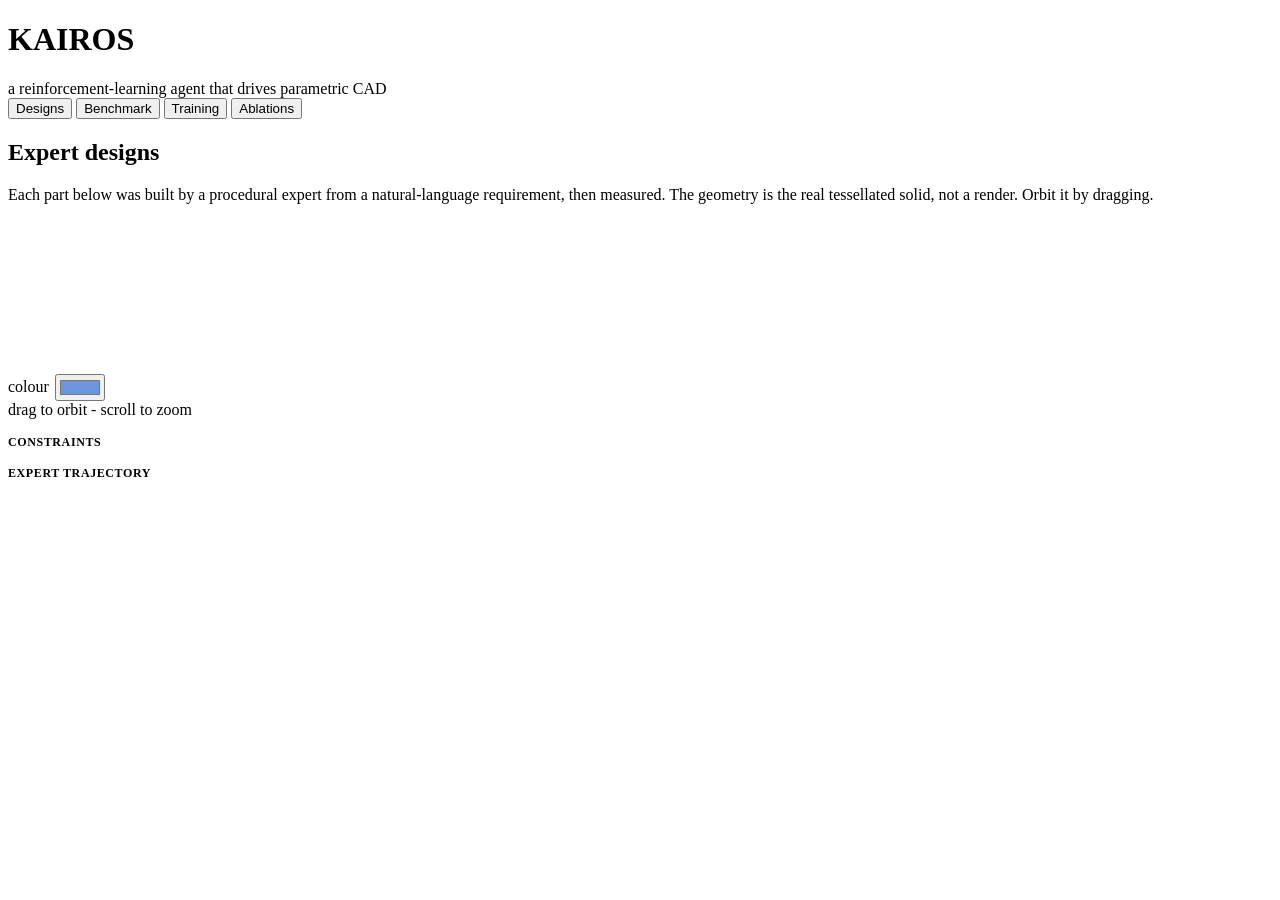
<file: kairos/dashboard/assets/index.html>
<!doctype html>
<html lang="en">
<head>
<meta charset="utf-8">
<meta name="viewport" content="width=device-width, initial-scale=1">
<title>KAIROS, CAD agent dashboard</title>
<style>/*__STYLE__*/</style>
</head>
<body>

<header>
  <h1>KAIROS</h1>
  <span class="sub">a reinforcement-learning agent that drives parametric CAD</span>
  <span class="stamp" id="stamp"></span>
</header>

<nav>
  <button data-tab="designs" aria-selected="true">Designs</button>
  <button data-tab="benchmark" aria-selected="false">Benchmark</button>
  <button data-tab="training" aria-selected="false">Training</button>
  <button data-tab="ablations" aria-selected="false">Ablations</button>
</nav>

<main>

<section id="tab-designs">
  <h2>Expert designs</h2>
  <p class="note">
    Each part below was built by a procedural expert from a natural-language
    requirement, then measured. The geometry is the real tessellated solid, not
    a render. Orbit it by dragging.
  </p>
  <div class="explorer">
    <div class="design-list" id="design-list"></div>
    <div class="stage">
      <canvas id="viewer-canvas"></canvas>
      <div class="stage-bar">
        <span id="stage-info"></span>
        <label style="display:flex;gap:6px;align-items:center">
          colour <input type="color" id="color-picker" value="#6b95dc">
        </label>
        <span class="hint">drag to orbit - scroll to zoom</span>
      </div>
      <p class="callout" id="viewer-error" hidden style="margin:0;border-radius:0"></p>
    </div>
    <div class="details">
      <div class="requirement" id="detail-requirement"></div>
      <dl class="kv" id="detail-kv"></dl>
      <h2 style="font-size:12px;color:var(--muted);text-transform:uppercase;letter-spacing:.05em">Constraints</h2>
      <div id="detail-constraints"></div>
      <h2 style="font-size:12px;color:var(--muted);text-transform:uppercase;letter-spacing:.05em;margin-top:16px">Expert trajectory</h2>
      <div class="ops" id="detail-ops"></div>
    </div>
  </div>
</section>

<section id="tab-benchmark" hidden>
  <h2>Leaderboard</h2>
  <p class="note">
    Every policy faces the <strong>same enumerated tasks in the same order</strong>.
    <code>oracle-replay</code> is not a policy. It replays the expert through the
    action codec, so its score is the <strong>ceiling</strong> any policy could
    reach, and the gap between it and 1.000 measures what the codec cannot express.
  </p>
  <div id="leaderboard"></div>

  <h2>Success against task difficulty</h2>
  <p class="note">
    Compounding error, measured directly: the policy is handed an expert prefix
    and must supply the last <em>k</em> actions itself. Behavioural cloning holds
    up when one action is left and collapses by eight.
  </p>
  <div class="chart" id="success-curve"></div>

  <h2>Paired comparisons</h2>
  <p class="note">
    Bootstrap intervals on the <strong>per-task</strong> difference, recomputed
    from the traces in this bundle. Pairing matters at this sample size: most
    of the variance is between tasks, and pairing removes it. An interval that
    straddles zero means the benchmark cannot separate the two policies, which
    is the honest answer more often than not here.
  </p>
  <div id="comparisons"></div>
</section>

<section id="tab-training" hidden>
  <h2>Behavioural cloning</h2>
  <p class="note">
    Held out by <strong>design</strong>, not by step. Splitting on steps would put
    an action from the same trajectory on both sides and inflate the number.
  </p>
  <div class="chart" id="bc-chart"></div>
  <p class="note" id="bc-summary" style="margin-top:-14px"></p>
  <div class="chart" id="bc-loss-chart"></div>

  <h2>PPO</h2>
  <p class="note">
    Clipped surrogate with a KL anchor back to the cloned policy. Reward is
    dense over milestones; success is the full-build rate on the training pool,
    which is why it sits well above the held-out benchmark score.
  </p>
  <div class="chart" id="ppo-reward-chart"></div>
  <div class="chart" id="ppo-rate-chart"></div>
</section>

<section id="tab-ablations" hidden>
  <h2>What the policy is actually using</h2>
  <p class="note">
    Each row corrupts one input and re-runs the identical suite.
    <code>shuffled-req</code> pairs a design with another design's requirement;
    <code>blank-req</code> removes the text entirely; <code>no-mask</code> drops
    the action-legality mask.
  </p>
  <div id="ablations"></div>
  <p class="callout">
    <strong>Read these together.</strong> The requirement ablations confirm the
    policy reads its requirement rather than memorising a family prior. The mask
    ablation is less flattering: much of the low invalid-action rate belongs to
    the mask, not the policy.
  </p>
</section>

</main>

<script>window.KAIROS_DATA=/*__DATA__*/null;</script>
<script>/*__VIEWER__*/</script>
<script>/*__CHARTS__*/</script>
<script>/*__APP__*/</script>
</body>
</html>
</file>
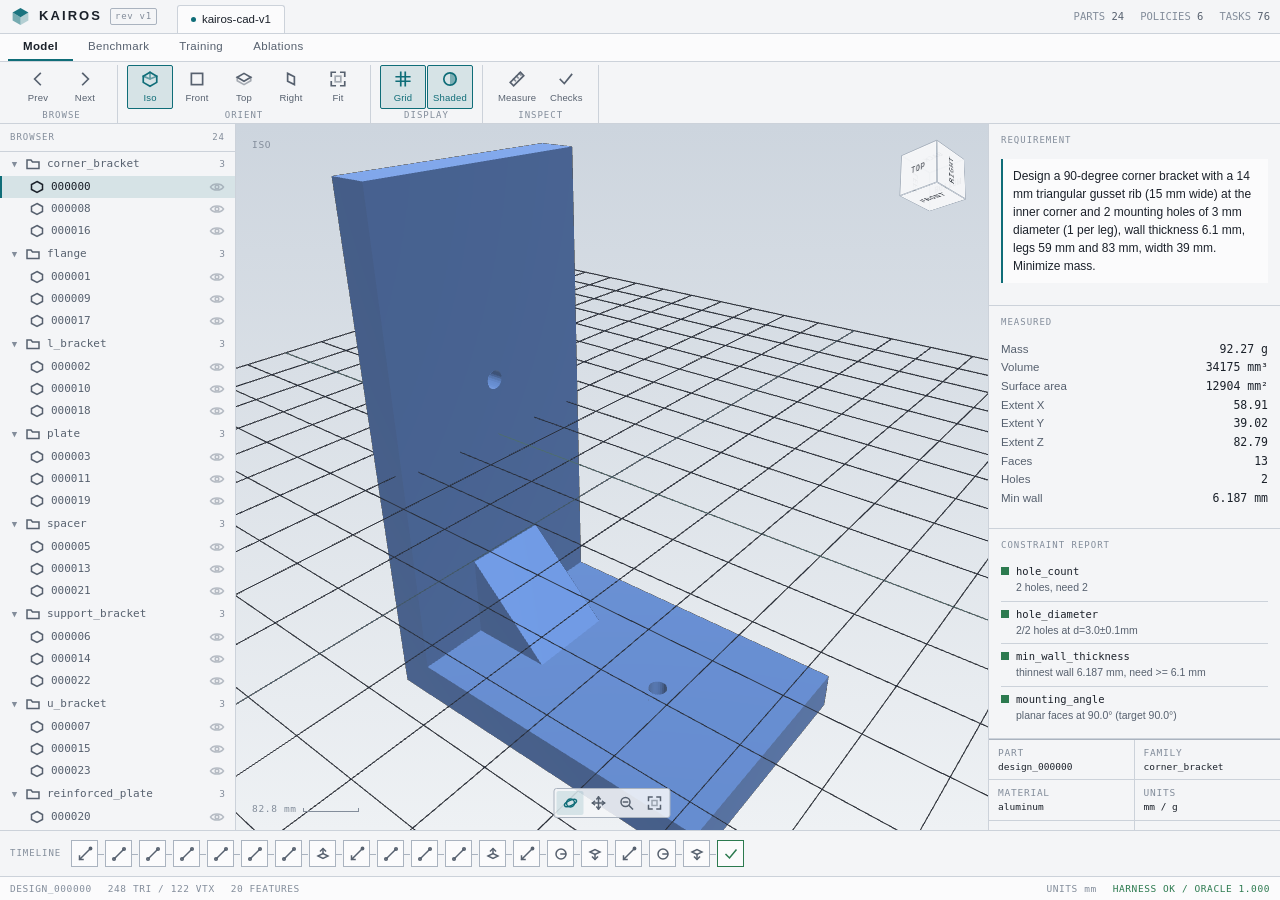
<file: docs/kairos.html>
<!doctype html>
<html lang="en">
<head>
<meta charset="utf-8">
<meta name="viewport" content="width=device-width, initial-scale=1">
<title>KAIROS Review Station</title>
<style>/* KAIROS review station.
 *
 * Modelled on a parametric CAD workstation, because the subject is one. The
 * layout conventions are functional rather than stylistic: an application bar,
 * a ribbon of icon commands grouped under labels, a browser tree, a canvas
 * carrying a ViewCube and a navigation bar, and a feature timeline along the
 * bottom.
 *
 * The timeline is the load-bearing borrowing. In a parametric CAD tool it is
 * the ordered feature history that produced the solid; here the expert
 * trajectory is exactly that, so each recorded action becomes a node.
 *
 * Dark is primary (a viewport is dark), but both themes are defined at token
 * level so the page holds on either host ground.
 */

:root {
  --ground: #e8eaee;
  --chrome: #f4f5f7;
  --chrome-2: #fbfbfc;
  --sunken: #dfe2e7;
  --viewport-top: #cdd5de;
  --viewport-bottom: #eef1f4;
  --rule: #ccd2da;
  --rule-strong: #aab3bf;
  --ink: #1b212a;
  --ink-muted: #57616f;
  --ink-faint: #838d9b;
  --accent: #0f6d78;
  --accent-soft: rgba(15, 109, 120, 0.13);
  --pass: #2c7a4f;
  --warn: #8f6115;
  --fail: #a5372f;

  --mono: ui-monospace, "SF Mono", SFMono-Regular, Menlo, Consolas, monospace;
  --sans: -apple-system, BlinkMacSystemFont, "Segoe UI", Roboto, sans-serif;

  --appbar: 34px;
  --tabs: 28px;
  --ribbon: 62px;
  --browser: 236px;
  --inspector: 292px;
  --timeline: 46px;
  --status: 24px;
}

@media (prefers-color-scheme: dark) {
  :root:not([data-theme="light"]) {
    --ground: #10141a;
    --chrome: #191f27;
    --chrome-2: #212832;
    --sunken: #12171d;
    --viewport-top: #2b333e;
    --viewport-bottom: #12171d;
    --rule: #2a323d;
    --rule-strong: #3a4552;
    --ink: #e3e8ef;
    --ink-muted: #8b96a5;
    --ink-faint: #626d7c;
    --accent: #46c2cd;
    --accent-soft: rgba(70, 194, 205, 0.15);
    --pass: #5cbd8a;
    --warn: #dba546;
    --fail: #e07068;
  }
}

:root[data-theme="dark"] {
  --ground: #10141a;
  --chrome: #191f27;
  --chrome-2: #212832;
  --sunken: #12171d;
  --viewport-top: #2b333e;
  --viewport-bottom: #12171d;
  --rule: #2a323d;
  --rule-strong: #3a4552;
  --ink: #e3e8ef;
  --ink-muted: #8b96a5;
  --ink-faint: #626d7c;
  --accent: #46c2cd;
  --accent-soft: rgba(70, 194, 205, 0.15);
  --pass: #5cbd8a;
  --warn: #dba546;
  --fail: #e07068;
}

* { box-sizing: border-box; }
html, body { height: 100%; }

body {
  margin: 0;
  background: var(--ground);
  color: var(--ink);
  font: 12.5px/1.45 var(--sans);
  -webkit-font-smoothing: antialiased;
  overflow: hidden;
}

svg.icon { width: 16px; height: 16px; fill: none; stroke: currentColor;
  stroke-width: 1.5; stroke-linecap: square; stroke-linejoin: miter; flex: none; }
svg.icon.solid { stroke: none; fill: currentColor; }

.label {
  font-family: var(--mono);
  font-size: 9px;
  letter-spacing: 0.11em;
  text-transform: uppercase;
  color: var(--ink-faint);
}

/* ------------------------------------------------------------------ shell */

.shell {
  display: grid;
  grid-template-rows: var(--appbar) var(--tabs) var(--ribbon) 1fr var(--timeline) var(--status);
  grid-template-columns: var(--browser) 1fr var(--inspector);
  grid-template-areas:
    "appbar   appbar   appbar"
    "tabs     tabs     tabs"
    "ribbon   ribbon   ribbon"
    "browser  canvas   inspector"
    "timeline timeline timeline"
    "status   status   status";
  height: 100vh;
}

/* ------------------------------------------------------------------ app bar */

.appbar {
  grid-area: appbar;
  display: flex;
  align-items: center;
  gap: 14px;
  padding: 0 10px;
  background: var(--chrome);
  border-bottom: 1px solid var(--rule);
}

.brand { display: flex; align-items: center; gap: 8px; }
.brand .mark-svg { width: 21px; height: 21px; color: var(--accent); }
.brand .wordmark {
  font-weight: 680;
  font-size: 13px;
  letter-spacing: 0.16em;
  color: var(--ink);
}
.brand .rev {
  font-family: var(--mono);
  font-size: 9px;
  letter-spacing: 0.08em;
  color: var(--ink-faint);
  border: 1px solid var(--rule-strong);
  border-radius: 2px;
  padding: 1px 4px;
}

/* Document tabs, the way a CAD app lists open documents. */
.doctabs { display: flex; align-items: flex-end; height: 100%; margin-left: 6px; }
.doctab {
  display: flex; align-items: center; gap: 6px;
  height: calc(100% - 5px);
  padding: 0 13px;
  border: 1px solid var(--rule);
  border-bottom: 0;
  border-radius: 3px 3px 0 0;
  background: var(--chrome-2);
  color: var(--ink);
  font-size: 11.5px;
}
.doctab .dot { width: 5px; height: 5px; border-radius: 50%; background: var(--accent); }

.appbar .spacer { margin-left: auto; }
.appbar .readouts { display: flex; gap: 16px; font-family: var(--mono); font-size: 10.5px; color: var(--ink-faint); }
.appbar .readouts b { color: var(--ink-muted); font-weight: 500; }

/* ------------------------------------------------------------------ workspace tabs */

.workspaces {
  grid-area: tabs;
  display: flex;
  align-items: stretch;
  gap: 0;
  padding: 0 8px;
  background: var(--chrome-2);
  border-bottom: 1px solid var(--rule);
}
.workspaces button {
  font: inherit;
  font-size: 11.5px;
  letter-spacing: 0.03em;
  background: none;
  border: 0;
  border-bottom: 2px solid transparent;
  color: var(--ink-muted);
  padding: 0 15px;
  cursor: pointer;
}
.workspaces button:hover { color: var(--ink); }
.workspaces button[aria-selected="true"] { color: var(--ink); border-bottom-color: var(--accent); font-weight: 600; }
.workspaces button:focus-visible { outline: 2px solid var(--accent); outline-offset: -3px; }

/* ------------------------------------------------------------------ ribbon */

.ribbon {
  grid-area: ribbon;
  display: flex;
  align-items: stretch;
  gap: 0;
  padding: 3px 6px 0;
  background: var(--chrome);
  border-bottom: 1px solid var(--rule);
  overflow-x: auto;
}

/* Commands sit above a group label, with a hairline between groups. That is
   the arrangement the whole ribbon idiom rests on. */
.group {
  display: flex;
  flex-direction: column;
  align-items: center;
  padding: 0 9px;
  border-right: 1px solid var(--rule);
}
.group:last-child { border-right: 0; }
/* .group sets display:flex, which beats the user-agent [hidden]{display:none}.
   Without this the hidden groups from every other workspace stay on screen. */
.group[hidden] { display: none; }
.group .commands { display: flex; gap: 1px; flex: 1; align-items: center; }
.group > .label { padding-bottom: 3px; }

.cmd {
  display: flex;
  flex-direction: column;
  align-items: center;
  gap: 3px;
  min-width: 46px;
  padding: 4px 5px 3px;
  background: none;
  border: 1px solid transparent;
  border-radius: 2px;
  color: var(--ink-muted);
  font: inherit;
  font-size: 9.5px;
  letter-spacing: 0.02em;
  cursor: pointer;
}
.cmd:hover { background: var(--chrome-2); border-color: var(--rule); color: var(--ink); }
.cmd[aria-pressed="true"] { background: var(--accent-soft); border-color: var(--accent); color: var(--accent); }
.cmd:focus-visible { outline: 2px solid var(--accent); outline-offset: 1px; }
.cmd svg.icon { width: 18px; height: 18px; }

/* ------------------------------------------------------------------ browser */

.browser {
  grid-area: browser;
  background: var(--chrome);
  border-right: 1px solid var(--rule);
  overflow-y: auto;
  font-size: 12px;
}
.browser-head {
  position: sticky; top: 0;
  display: flex; align-items: center; justify-content: space-between;
  padding: 7px 10px;
  background: var(--chrome);
  border-bottom: 1px solid var(--rule);
}

.node {
  display: flex; align-items: center; gap: 6px;
  padding: 4px 10px;
  color: var(--ink-muted);
  cursor: pointer;
  user-select: none;
  width: 100%;
  background: none; border: 0; font: inherit; text-align: left;
}
.node:hover { background: var(--chrome-2); color: var(--ink); }
.node:focus-visible { outline: 2px solid var(--accent); outline-offset: -2px; }
.node .twisty { width: 9px; color: var(--ink-faint); font-size: 9px; flex: none; text-align: center; }
.node .count { margin-left: auto; font-family: var(--mono); font-size: 9.5px; color: var(--ink-faint); }
.node.group-node { font-family: var(--mono); font-size: 11px; }

.leaf {
  display: flex; align-items: center; gap: 6px;
  width: 100%;
  padding: 3px 10px 3px 27px;
  background: none; border: 0; border-left: 2px solid transparent;
  color: var(--ink-muted); font: inherit; font-size: 11.5px;
  cursor: pointer; text-align: left;
}
.leaf:hover { background: var(--chrome-2); color: var(--ink); }
.leaf[aria-current="true"] {
  background: var(--accent-soft); border-left-color: var(--accent); color: var(--ink);
}
.leaf:focus-visible { outline: 2px solid var(--accent); outline-offset: -2px; }
.leaf .name { font-family: var(--mono); font-size: 11px; }
.leaf .eye { margin-left: auto; color: var(--ink-faint); opacity: 0.55; }
.leaf .eye.warn { color: var(--warn); opacity: 1; }

/* ------------------------------------------------------------------ canvas */

.canvas {
  grid-area: canvas;
  position: relative;
  overflow: hidden;
  /* A vertical gradient ground, which is what makes a CAD viewport read as a
     room rather than a void. The renderer paints the same gradient. */
  background: linear-gradient(var(--viewport-top), var(--viewport-bottom));
}
.canvas canvas { display: block; width: 100%; height: 100%; cursor: grab; touch-action: none; }
.canvas canvas:active { cursor: grabbing; }

/* ViewCube: a real CSS 3D cube driven by the camera, clickable per face. */
.viewcube-wrap {
  position: absolute; top: 14px; right: 16px;
  width: 78px; height: 78px;
  perspective: 420px;
}
.viewcube {
  position: absolute; inset: 0;
  transform-style: preserve-3d;
  transition: transform 180ms ease-out;
}
@media (prefers-reduced-motion: reduce) { .viewcube { transition: none; } }
.viewcube button {
  position: absolute;
  left: 50%; top: 50%;
  width: 46px; height: 46px;
  margin: -23px 0 0 -23px;
  /* Opaque: a translucent cube reads as haze against the shaded part behind it,
     and the whole point is that it stays legible over any geometry. */
  background: var(--chrome);
  border: 1px solid var(--rule-strong);
  box-shadow: inset 0 0 0 1px color-mix(in srgb, var(--chrome-2) 60%, transparent);
  color: var(--ink);
  font-family: var(--mono);
  font-size: 8.5px;
  letter-spacing: 0.08em;
  cursor: pointer;
  opacity: 0.94;
}
.viewcube button:hover { background: var(--accent-soft); color: var(--accent); border-color: var(--accent); }
.viewcube button:focus-visible { outline: 2px solid var(--accent); }
.cube-f { transform: translateZ(23px); }
.cube-b { transform: rotateY(180deg) translateZ(23px); }
.cube-r { transform: rotateY(90deg) translateZ(23px); }
.cube-l { transform: rotateY(-90deg) translateZ(23px); }
.cube-u { transform: rotateX(90deg) translateZ(23px); }
.cube-d { transform: rotateX(-90deg) translateZ(23px); }

/* Navigation bar, bottom-centre of the canvas as in a CAD tool. */
.navbar {
  position: absolute; bottom: 12px; left: 50%;
  transform: translateX(-50%);
  display: flex; gap: 1px;
  background: color-mix(in srgb, var(--chrome) 88%, transparent);
  border: 1px solid var(--rule-strong);
  border-radius: 3px;
  padding: 2px;
}
.navbar button {
  display: flex; align-items: center; justify-content: center;
  width: 27px; height: 24px;
  background: none; border: 0; border-radius: 2px;
  color: var(--ink-muted); cursor: pointer;
}
.navbar button:hover { background: var(--accent-soft); color: var(--accent); }
.navbar button[aria-pressed="true"] { color: var(--accent); background: var(--accent-soft); }
.navbar button:focus-visible { outline: 2px solid var(--accent); outline-offset: -1px; }

.hud {
  position: absolute; pointer-events: none;
  font-family: var(--mono); font-size: 9.5px;
  letter-spacing: 0.07em; color: var(--ink-faint);
}
.hud.tl { top: 14px; left: 16px; }
.hud.bl { bottom: 14px; left: 16px; display: flex; align-items: center; gap: 7px; }
.scalebar .bar { display: inline-block; width: 56px; height: 4px;
  border: 1px solid var(--ink-faint); border-top: 0; vertical-align: middle; }

.viewer-error {
  position: absolute; inset: auto 16px 46px 16px;
  background: var(--chrome); border: 1px solid var(--fail); border-left-width: 2px;
  padding: 8px 11px; font-size: 11.5px; color: var(--ink);
}

/* ------------------------------------------------------------------ inspector */

.inspector {
  grid-area: inspector;
  background: var(--chrome);
  border-left: 1px solid var(--rule);
  overflow-y: auto;
  display: flex; flex-direction: column;
}
.panel { border-bottom: 1px solid var(--rule); padding: 10px 12px; }
.panel > .label { display: block; margin-bottom: 7px; }

.requirement {
  font-size: 12px; line-height: 1.5; color: var(--ink);
  background: var(--chrome-2);
  border-left: 2px solid var(--accent);
  padding: 8px 10px;
}

.props { display: grid; grid-template-columns: 1fr auto; gap: 2px 10px; font-size: 11.5px; }
.props dt { color: var(--ink-muted); }
.props dd { margin: 0; font-family: var(--mono); font-variant-numeric: tabular-nums;
  text-align: right; color: var(--ink); }

.check {
  display: grid; grid-template-columns: 8px 1fr; gap: 7px;
  padding: 5px 0; border-top: 1px solid var(--rule); font-size: 11px;
}
.check:first-of-type { border-top: 0; }
.check .flag { width: 8px; height: 8px; margin-top: 3px; background: var(--ink-faint); }
.check .flag.satisfied { background: var(--pass); }
.check .flag.violated { background: var(--fail); }
.check .flag.unmeasured { background: var(--warn); }
.check .kind { font-family: var(--mono); font-size: 10.5px; color: var(--ink); }
.check .detail { color: var(--ink-muted); font-size: 10.5px; margin-top: 1px; }

.titleblock {
  margin-top: auto; flex: none;
  border-top: 1px solid var(--rule-strong);
  display: grid; grid-template-columns: 1fr 1fr;
  font-family: var(--mono); font-size: 9.5px;
}
.titleblock div { padding: 6px 9px; border-right: 1px solid var(--rule); border-bottom: 1px solid var(--rule); }
.titleblock div:nth-child(2n) { border-right: 0; }
.titleblock .k { color: var(--ink-faint); letter-spacing: 0.08em; display: block; }
.titleblock .v { color: var(--ink); font-variant-numeric: tabular-nums; }

/* ------------------------------------------------------------------ timeline */

.timeline {
  grid-area: timeline;
  display: flex; align-items: center; gap: 10px;
  padding: 0 10px;
  background: var(--chrome);
  border-top: 1px solid var(--rule);
  overflow-x: auto;
}
.timeline .label { flex: none; }
.timeline-track { display: flex; align-items: center; gap: 0; }

/* Nodes butt against a connecting rule, as a feature history does. */
.tl-node {
  position: relative;
  display: flex; align-items: center; justify-content: center;
  width: 27px; height: 27px;
  background: var(--chrome-2);
  border: 1px solid var(--rule-strong);
  color: var(--ink-muted);
  cursor: pointer;
  margin-right: 7px;
}
.tl-node::after {
  content: ""; position: absolute; left: 100%; top: 50%;
  width: 7px; height: 1px; background: var(--rule-strong);
}
.tl-node:last-child { margin-right: 0; }
.tl-node:last-child::after { display: none; }
.tl-node:hover { border-color: var(--accent); color: var(--accent); }
.tl-node[aria-current="true"] { border-color: var(--accent); color: var(--accent); background: var(--accent-soft); }
.tl-node:focus-visible { outline: 2px solid var(--accent); outline-offset: 1px; }
.tl-node.terminal { border-color: var(--pass); color: var(--pass); }

.timeline .empty-track { color: var(--ink-faint); font-size: 11px; font-style: italic; }

/* ------------------------------------------------------------------ status */

.statusbar {
  grid-area: status;
  display: flex; align-items: center; gap: 16px;
  padding: 0 10px;
  background: var(--chrome-2);
  border-top: 1px solid var(--rule);
  font-family: var(--mono); font-size: 9.5px;
  letter-spacing: 0.06em; color: var(--ink-faint);
}
.statusbar .ok { color: var(--pass); }
.statusbar .bad { color: var(--warn); }
.statusbar .spacer { margin-left: auto; }

/* ------------------------------------------------------------------ sheets */

.sheet {
  grid-area: canvas;
  background: var(--ground);
  overflow-y: auto;
  padding: 20px 24px 36px;
}
.sheet[hidden], .canvas[hidden], .browser[hidden], .inspector[hidden], .timeline[hidden] { display: none; }

.sheet h2 { font-size: 14px; font-weight: 620; margin: 0 0 3px; letter-spacing: -0.005em; text-wrap: balance; }
.sheet .note { color: var(--ink-muted); font-size: 12px; margin: 0 0 14px; max-width: 70ch; line-height: 1.5; }
.sheet section + section { margin-top: 26px; }

.statgrid {
  display: grid; grid-template-columns: repeat(auto-fit, minmax(140px, 1fr));
  gap: 1px; background: var(--rule); border: 1px solid var(--rule); margin-bottom: 18px;
}
.stat { background: var(--chrome); padding: 10px 12px; }
.stat .stat-value { font-family: var(--mono); font-size: 20px; line-height: 1.1;
  color: var(--ink); font-variant-numeric: tabular-nums; }
.stat .stat-value.good { color: var(--pass); }
.stat .label { margin-top: 4px; display: block; }
.stat .stat-sub { font-family: var(--mono); font-size: 10px; color: var(--ink-faint); margin-top: 2px; }

.tablewrap { overflow-x: auto; border: 1px solid var(--rule); background: var(--chrome); }
table { border-collapse: collapse; width: 100%; font-size: 11.5px; }
thead th {
  text-align: right; padding: 7px 11px;
  font-family: var(--mono); font-size: 9px; letter-spacing: 0.09em; text-transform: uppercase;
  color: var(--ink-faint); border-bottom: 1px solid var(--rule-strong); white-space: nowrap;
  background: var(--chrome-2);
}
thead th:first-child { text-align: left; }
tbody td { text-align: right; padding: 6px 11px; border-bottom: 1px solid var(--rule);
  font-variant-numeric: tabular-nums; }
tbody td:first-child { text-align: left; font-family: var(--mono); font-size: 11px; }
tbody tr:last-child td { border-bottom: 0; }
tbody tr.ceiling td { background: var(--accent-soft); }
tbody tr.ceiling td:first-child::after {
  content: "CEILING"; font-size: 8px; letter-spacing: 0.11em; color: var(--accent); margin-left: 7px;
}

.meter { display: block; height: 3px; background: var(--rule-strong); position: relative; }
.meter i { position: absolute; inset: 0 auto 0 0; background: var(--accent); }
.meter.muted i { background: var(--ink-faint); }

.verdict { font-family: var(--mono); font-size: 9.5px; letter-spacing: 0.07em; }
.verdict.yes { color: var(--pass); }
.verdict.no { color: var(--warn); }

.chart { border: 1px solid var(--rule); background: var(--chrome); padding: 13px; }
.chart svg { display: block; width: 100%; max-width: 760px; height: auto; overflow: visible; }
.chart .grid { stroke: var(--rule); stroke-width: 1; stroke-dasharray: 2 4; }
.chart .axis { stroke: var(--rule-strong); stroke-width: 1; }
.chart text { fill: var(--ink-faint); font-size: 10px; font-family: var(--mono); }

.legend { display: flex; gap: 14px; flex-wrap: wrap; font-family: var(--mono);
  font-size: 10.5px; color: var(--ink-muted); margin-top: 9px; }
.legend span { display: flex; align-items: center; gap: 6px; }
.legend i { width: 12px; height: 2px; display: inline-block; }

.callout {
  border: 1px solid var(--rule); border-left: 2px solid var(--warn);
  background: var(--chrome); padding: 10px 13px; font-size: 12px;
  color: var(--ink-muted); max-width: 74ch; line-height: 1.5; margin-top: 14px;
}
.callout strong { color: var(--ink); font-weight: 620; }

.empty { color: var(--ink-faint); font-style: italic; padding: 16px 0; font-size: 11.5px; }

@media (prefers-reduced-motion: reduce) { * { animation: none !important; transition: none !important; } }

@media (max-width: 1080px) {
  .shell {
    grid-template-columns: 1fr;
    grid-template-areas: "appbar" "tabs" "ribbon" "canvas" "timeline" "status";
  }
  .browser, .inspector { display: none; }
}
</style>
</head>
<body>
<!-- Icon sprite and wordmark.
     Drawn here rather than fetched: the page must hold together with no
     network, and every glyph needs to key off currentColor so it tracks the
     active theme. 16x16 grid, 1.5 stroke, square caps to read as drafting
     linework rather than a UI icon set. -->
<svg width="0" height="0" style="position:absolute" aria-hidden="true">
  <defs>

    <!-- Brand mark: an extruded L-bracket in isometric, the part family this
         project was built around. Three tones for the three visible faces,
         which is also how the viewport shades a solid. -->
    <symbol id="mark" viewBox="0 0 32 32">
      <g stroke="none">
        <path d="M4 10 L16 3 L28 10 L16 17 Z" fill="currentColor" opacity="0.95"/>
        <path d="M4 10 L16 17 L16 29 L4 22 Z" fill="currentColor" opacity="0.55"/>
        <path d="M28 10 L16 17 L16 29 L28 22 Z" fill="currentColor" opacity="0.28"/>
      </g>
    </symbol>

    <!-- Feature operations, matching the executor's vocabulary. -->
    <symbol id="i-sketch" viewBox="0 0 16 16">
      <path d="M2.5 13.5 L13.5 2.5 M2.5 13.5 L2.5 10 M2.5 13.5 L6 13.5"/>
      <circle cx="13.5" cy="2.5" r="1.2"/>
    </symbol>
    <symbol id="i-line" viewBox="0 0 16 16">
      <path d="M3 13 L13 3"/><circle cx="3" cy="13" r="1.3"/><circle cx="13" cy="3" r="1.3"/>
    </symbol>
    <symbol id="i-circle" viewBox="0 0 16 16">
      <circle cx="8" cy="8" r="5"/><path d="M8 8 L13 8" stroke-dasharray="1.5 1.5"/>
    </symbol>
    <symbol id="i-rect" viewBox="0 0 16 16">
      <rect x="2.5" y="4.5" width="11" height="7"/>
    </symbol>
    <symbol id="i-pad" viewBox="0 0 16 16">
      <path d="M3 10 L8 7.5 L13 10 L8 12.5 Z"/><path d="M8 7.5 L8 3"/><path d="M5.5 5 L8 2.5 L10.5 5"/>
    </symbol>
    <symbol id="i-pocket" viewBox="0 0 16 16">
      <path d="M3 6 L8 3.5 L13 6 L8 8.5 Z"/><path d="M8 8.5 L8 13"/><path d="M5.5 11 L8 13.5 L10.5 11"/>
    </symbol>
    <symbol id="i-revolve" viewBox="0 0 16 16">
      <path d="M8 2 L8 14" stroke-dasharray="2 1.5"/>
      <path d="M11 4.5 C13.5 6 13.5 10 11 11.5"/><path d="M5 4.5 C2.5 6 2.5 10 5 11.5"/>
    </symbol>
    <symbol id="i-fillet" viewBox="0 0 16 16">
      <path d="M3 13 L3 8 C3 5 5 3 8 3 L13 3"/>
    </symbol>
    <symbol id="i-chamfer" viewBox="0 0 16 16">
      <path d="M3 13 L3 8 L8 3 L13 3"/>
    </symbol>
    <symbol id="i-pattern" viewBox="0 0 16 16">
      <rect x="2" y="2" width="4" height="4"/><rect x="10" y="2" width="4" height="4"/>
      <rect x="2" y="10" width="4" height="4"/><rect x="10" y="10" width="4" height="4"/>
    </symbol>
    <symbol id="i-finish" viewBox="0 0 16 16">
      <path d="M3 8.5 L6.5 12 L13 4"/>
    </symbol>

    <!-- Views -->
    <symbol id="i-iso" viewBox="0 0 16 16">
      <path d="M8 2 L14 5.5 L14 11 L8 14.5 L2 11 L2 5.5 Z"/>
      <path d="M8 2 L8 8 M8 8 L14 5.5 M8 8 L2 5.5" opacity="0.6"/>
    </symbol>
    <symbol id="i-front" viewBox="0 0 16 16">
      <rect x="3" y="3" width="10" height="10"/><path d="M3 3 L13 13" opacity="0"/>
    </symbol>
    <symbol id="i-top" viewBox="0 0 16 16">
      <path d="M8 3 L14 6.5 L8 10 L2 6.5 Z"/><path d="M2 6.5 L2 9.5 L8 13 L14 9.5 L14 6.5" opacity="0.5"/>
    </symbol>
    <symbol id="i-right" viewBox="0 0 16 16">
      <path d="M5 3 L11 6 L11 13 L5 10 Z"/>
    </symbol>
    <symbol id="i-fit" viewBox="0 0 16 16">
      <path d="M2 5.5 L2 2 L5.5 2 M10.5 2 L14 2 L14 5.5 M14 10.5 L14 14 L10.5 14 M5.5 14 L2 14 L2 10.5"/>
      <rect x="5.5" y="5.5" width="5" height="5" opacity="0.5"/>
    </symbol>

    <!-- Display -->
    <symbol id="i-grid" viewBox="0 0 16 16">
      <path d="M2 6 L14 6 M2 10 L14 10 M6 2 L6 14 M10 2 L10 14"/>
    </symbol>
    <symbol id="i-shaded" viewBox="0 0 16 16">
      <circle cx="8" cy="8" r="5.5"/>
      <path d="M8 2.5 A5.5 5.5 0 0 1 8 13.5 Z" fill="currentColor" stroke="none" opacity="0.45"/>
    </symbol>
    <symbol id="i-measure" viewBox="0 0 16 16">
      <path d="M2 11 L11 2 L14 5 L5 14 Z"/>
      <path d="M5 8 L6.5 9.5 M7.5 5.5 L9 7 M10 3 L11.5 4.5" opacity="0.7"/>
    </symbol>

    <!-- Navigation -->
    <symbol id="i-orbit" viewBox="0 0 16 16">
      <circle cx="8" cy="8" r="4"/>
      <ellipse cx="8" cy="8" rx="6.5" ry="2.6" transform="rotate(-25 8 8)"/>
    </symbol>
    <symbol id="i-pan" viewBox="0 0 16 16">
      <path d="M8 2 L8 14 M2 8 L14 8"/>
      <path d="M8 2 L6.3 4 M8 2 L9.7 4 M8 14 L6.3 12 M8 14 L9.7 12"/>
      <path d="M2 8 L4 6.3 M2 8 L4 9.7 M14 8 L12 6.3 M14 8 L12 9.7"/>
    </symbol>
    <symbol id="i-zoom" viewBox="0 0 16 16">
      <circle cx="7" cy="7" r="4.5"/><path d="M10.5 10.5 L14 14"/><path d="M5 7 L9 7"/>
    </symbol>

    <!-- Browser affordances -->
    <symbol id="i-eye" viewBox="0 0 16 16">
      <path d="M1.5 8 C4 4 12 4 14.5 8 C12 12 4 12 1.5 8 Z"/><circle cx="8" cy="8" r="1.8"/>
    </symbol>
    <symbol id="i-folder" viewBox="0 0 16 16">
      <path d="M2 12.5 L2 4 L6 4 L7.5 6 L14 6 L14 12.5 Z"/>
    </symbol>
    <symbol id="i-body" viewBox="0 0 16 16">
      <path d="M8 2.5 L13.5 5.5 L13.5 10.5 L8 13.5 L2.5 10.5 L2.5 5.5 Z"/>
    </symbol>

  </defs>
</svg>


<div class="shell">

  <header class="appbar">
    <div class="brand">
      <svg class="mark-svg" viewBox="0 0 32 32" aria-hidden="true"><use href="#mark"></use></svg>
      <span class="wordmark">KAIROS</span>
      <span class="rev" id="suite">rev -</span>
    </div>
    <div class="doctabs">
      <div class="doctab"><span class="dot"></span><span id="doctab-name">kairos-cad-v1</span></div>
    </div>
    <span class="spacer"></span>
    <div class="readouts">
      <span>PARTS <b id="meta-designs">-</b></span>
      <span>POLICIES <b id="meta-policies">-</b></span>
      <span>TASKS <b id="meta-tasks">-</b></span>
    </div>
  </header>

  <nav class="workspaces" aria-label="Workspace">
    <button data-view="model" aria-selected="true">Model</button>
    <button data-view="benchmark" aria-selected="false">Benchmark</button>
    <button data-view="training" aria-selected="false">Training</button>
    <button data-view="ablations" aria-selected="false">Ablations</button>
  </nav>

  <div class="ribbon" id="ribbon">
    <div class="group" data-workspace="model">
      <div class="commands">
        <button class="cmd" id="cmd-prev" title="Previous part">
          <svg class="icon" viewBox="0 0 16 16"><path d="M10 3 L5 8 L10 13"/></svg>Prev
        </button>
        <button class="cmd" id="cmd-next" title="Next part">
          <svg class="icon" viewBox="0 0 16 16"><path d="M6 3 L11 8 L6 13"/></svg>Next
        </button>
      </div>
      <span class="label">Browse</span>
    </div>

    <div class="group" data-workspace="model">
      <div class="commands">
        <button class="cmd" data-view3d="iso" aria-pressed="true" title="Isometric">
          <svg class="icon" viewBox="0 0 16 16"><use href="#i-iso"></use></svg>Iso
        </button>
        <button class="cmd" data-view3d="front" aria-pressed="false" title="Front">
          <svg class="icon" viewBox="0 0 16 16"><use href="#i-front"></use></svg>Front
        </button>
        <button class="cmd" data-view3d="top" aria-pressed="false" title="Top">
          <svg class="icon" viewBox="0 0 16 16"><use href="#i-top"></use></svg>Top
        </button>
        <button class="cmd" data-view3d="right" aria-pressed="false" title="Right">
          <svg class="icon" viewBox="0 0 16 16"><use href="#i-right"></use></svg>Right
        </button>
        <button class="cmd" id="cmd-fit" title="Fit to view">
          <svg class="icon" viewBox="0 0 16 16"><use href="#i-fit"></use></svg>Fit
        </button>
      </div>
      <span class="label">Orient</span>
    </div>

    <div class="group" data-workspace="model">
      <div class="commands">
        <button class="cmd" id="cmd-grid" aria-pressed="true" title="Ground grid">
          <svg class="icon" viewBox="0 0 16 16"><use href="#i-grid"></use></svg>Grid
        </button>
        <button class="cmd" id="cmd-shade" aria-pressed="true" title="Shaded / wireframe">
          <svg class="icon" viewBox="0 0 16 16"><use href="#i-shaded"></use></svg>Shaded
        </button>
      </div>
      <span class="label">Display</span>
    </div>

    <div class="group" data-workspace="model">
      <div class="commands">
        <button class="cmd" id="cmd-measure" title="Measured properties">
          <svg class="icon" viewBox="0 0 16 16"><use href="#i-measure"></use></svg>Measure
        </button>
        <button class="cmd" id="cmd-checks" title="Constraint report">
          <svg class="icon" viewBox="0 0 16 16"><use href="#i-finish"></use></svg>Checks
        </button>
      </div>
      <span class="label">Inspect</span>
    </div>

    <div class="group" data-workspace="benchmark" hidden>
      <div class="commands">
        <button class="cmd" data-goto="leaderboard">
          <svg class="icon" viewBox="0 0 16 16"><use href="#i-body"></use></svg>Leaderboard
        </button>
        <button class="cmd" data-goto="success-curve">
          <svg class="icon" viewBox="0 0 16 16"><use href="#i-revolve"></use></svg>Curve
        </button>
        <button class="cmd" data-goto="comparisons">
          <svg class="icon" viewBox="0 0 16 16"><use href="#i-measure"></use></svg>Intervals
        </button>
      </div>
      <span class="label">Results</span>
    </div>

    <div class="group" data-workspace="training" hidden>
      <div class="commands">
        <button class="cmd" data-goto="bc-chart">
          <svg class="icon" viewBox="0 0 16 16"><use href="#i-line"></use></svg>Accuracy
        </button>
        <button class="cmd" data-goto="bc-loss-chart">
          <svg class="icon" viewBox="0 0 16 16"><use href="#i-fillet"></use></svg>Loss
        </button>
        <button class="cmd" data-goto="ppo-reward-chart">
          <svg class="icon" viewBox="0 0 16 16"><use href="#i-orbit"></use></svg>PPO
        </button>
      </div>
      <span class="label">Curves</span>
    </div>

    <div class="group" data-workspace="ablations" hidden>
      <div class="commands">
        <button class="cmd" data-goto="ablations">
          <svg class="icon" viewBox="0 0 16 16"><use href="#i-pattern"></use></svg>Conditions
        </button>
      </div>
      <span class="label">Ablate</span>
    </div>
  </div>

  <aside class="browser" id="browser">
    <div class="browser-head">
      <span class="label">Browser</span>
      <span class="label" id="browser-count"></span>
    </div>
    <div id="tree"></div>
  </aside>

  <main class="canvas" id="canvas">
    <canvas id="viewport" aria-label="3D view of the selected part"></canvas>

    <div class="hud tl" id="hud-orientation">ISO</div>

    <div class="viewcube-wrap">
      <div class="viewcube" id="viewcube">
        <button class="cube-f" data-view3d="front">FRONT</button>
        <button class="cube-b" data-view3d="back">BACK</button>
        <button class="cube-r" data-view3d="right">RIGHT</button>
        <button class="cube-l" data-view3d="left">LEFT</button>
        <button class="cube-u" data-view3d="top">TOP</button>
        <button class="cube-d" data-view3d="bottom">BOTTOM</button>
      </div>
    </div>

    <div class="navbar">
      <button id="nav-orbit" aria-pressed="true" title="Orbit (drag)">
        <svg class="icon" viewBox="0 0 16 16"><use href="#i-orbit"></use></svg>
      </button>
      <button id="nav-pan" title="Pan (shift-drag)">
        <svg class="icon" viewBox="0 0 16 16"><use href="#i-pan"></use></svg>
      </button>
      <button id="nav-zoom" title="Zoom (scroll)">
        <svg class="icon" viewBox="0 0 16 16"><use href="#i-zoom"></use></svg>
      </button>
      <button id="nav-fit" title="Fit">
        <svg class="icon" viewBox="0 0 16 16"><use href="#i-fit"></use></svg>
      </button>
    </div>

    <div class="hud bl">
      <span class="scalebar"><span id="scale-label">-</span> <span class="bar"></span></span>
    </div>

    <p class="viewer-error" id="viewer-error" hidden></p>
  </main>

  <section class="sheet" id="sheet-benchmark" hidden>
    <section>
      <h2>Benchmark</h2>
      <p class="note">
        Every policy faces the same enumerated tasks in the same order, drawn
        from a frozen test split. <code>oracle-replay</code> is not a competitor:
        it replays the recorded expert through the same action codec a policy
        must use, so its score is the ceiling any policy could reach.
      </p>
      <div class="statgrid" id="benchmark-stats"></div>
      <div class="tablewrap" id="leaderboard"></div>
    </section>
    <section>
      <h2>Compounding error</h2>
      <p class="note">
        The policy is handed an expert prefix and must supply the last
        <em>k</em> actions itself. Larger k is a harder task.
      </p>
      <div class="chart" id="success-curve"></div>
    </section>
    <section>
      <h2>Paired comparisons</h2>
      <p class="note">
        Bootstrap intervals on the per-task difference, recomputed from the
        traces in this bundle. An interval spanning zero means the benchmark
        cannot separate the two policies.
      </p>
      <div class="tablewrap" id="comparisons"></div>
    </section>
  </section>

  <section class="sheet" id="sheet-training" hidden>
    <section>
      <h2>Behavioural cloning</h2>
      <p class="note">
        Held out by design rather than by step. Splitting on steps would put an
        action from the same trajectory on both sides and inflate the number.
      </p>
      <div class="statgrid" id="training-stats"></div>
      <div class="chart" id="bc-chart"></div>
    </section>
    <section>
      <h2>Loss</h2>
      <div class="chart" id="bc-loss-chart"></div>
    </section>
    <section>
      <h2>PPO</h2>
      <p class="note">
        Clipped surrogate with a KL anchor back to the cloned policy. Reward is
        dense over milestones.
      </p>
      <div class="chart" id="ppo-reward-chart"></div>
      <div class="chart" id="ppo-rate-chart" style="margin-top:13px"></div>
    </section>
  </section>

  <section class="sheet" id="sheet-ablations" hidden>
    <section>
      <h2>What the policy uses</h2>
      <p class="note">
        Each condition corrupts one input and re-runs the identical suite.
        <code>shuffled-req</code> pairs a design with another design's
        requirement; <code>blank-req</code> removes the text; <code>no-mask</code>
        drops the action-legality mask.
      </p>
      <div class="tablewrap" id="ablations"></div>
      <p class="callout" id="ablation-note"></p>
    </section>
  </section>

  <aside class="inspector" id="inspector">
    <div class="panel">
      <span class="label">Requirement</span>
      <p class="requirement" id="requirement"></p>
    </div>
    <div class="panel" id="panel-measure">
      <span class="label">Measured</span>
      <dl class="props" id="props"></dl>
    </div>
    <div class="panel" id="panel-checks">
      <span class="label">Constraint report</span>
      <div id="checks"></div>
    </div>
    <div class="titleblock" id="titleblock"></div>
  </aside>

  <div class="timeline" id="timeline">
    <span class="label">Timeline</span>
    <div class="timeline-track" id="timeline-track"></div>
  </div>

  <footer class="statusbar">
    <span id="status-part">-</span>
    <span id="status-mesh">-</span>
    <span id="status-step"></span>
    <span class="spacer"></span>
    <span>UNITS mm</span>
    <span id="status-invariant" class="ok">-</span>
  </footer>

</div>

<script>window.KAIROS_DATA={"designs":[{"design_id":"design_000000","family":"corner_bracket","requirement":"Design a 90-degree corner bracket with a 14 mm triangular gusset rib (15 mm wide) at the inner corner and 2 mounting holes of 3 mm diameter (1 per leg), wall thickness 6.1 mm, legs 59 mm and 83 mm, width 39 mm. Minimize mass.","mass_g":92.27278907609288,"volume_mm3":34175.107065219585,"surface_area_mm2":12904.411831094469,"material":"aluminum","extent_mm":[58.91161995993312,39.01601026956739,82.78682681658097],"faces":13,"hole_count":2,"min_wall_thickness_mm":6.187,"steps":20,"total_reward":9.92,"satisfaction_rate":1.0,"all_satisfied":true,"constraints":[{"kind":"hole_count","status":"satisfied","detail":"2 holes, need 2"},{"kind":"hole_diameter","status":"satisfied","detail":"2/2 holes at d=3.0\u00b10.1mm"},{"kind":"min_wall_thickness","status":"satisfied","detail":"thinnest wall 6.187 mm, need >= 6.1 mm"},{"kind":"mounting_angle","status":"satisfied","detail":"planar faces at 90.0\u00b0 (target 90.0\u00b0)"}],"operations":["CREATE_SKETCH","ADD_LINE","ADD_LINE","ADD_LINE","ADD_LINE","ADD_LINE","ADD_LINE","PAD","CREATE_SKETCH","ADD_LINE","ADD_LINE","ADD_LINE","PAD","CREATE_SKETCH","ADD_CIRCLE","POCKET","CREATE_SKETCH","ADD_CIRCLE","POCKET","FINISH_DESIGN"],"mesh":{"positions":[3766,-99,0,3793,-123,0,0,-1951,0,3745,-70,0,3825,-140,0,3733,-36,0,0,1951,0,3728,0,0,3733,36,0,3745,70,0,3766,99,0,3793,123,0,3860,-149,0,5891,-1951,0,3896,-149,0,3931,-140,0,3963,-123,0,3990,-99,0,4011,-70,0,3825,140,0,4024,-36,0,4028,0,0,4024,36,0,5891,1951,0,4011,70,0,3990,99,0,3963,123,0,3931,140,0,3896,149,0,3860,149,0,0,-1951,8279,0,-85,5195,0,-112,5171,0,-133,5142,0,-53,5212,0,-146,5108,0,-18,5221,0,-150,5072,0,1951,8279,0,18,5221,0,-146,5036,0,53,5212,0,85,5195,0,112,5171,0,133,5142,0,146,5108,0,150,5072,0,146,5036,0,-133,5002,0,-112,4972,0,-85,4948,0,-53,4932,0,-18,4923,0,18,4923,0,53,4932,0,85,4948,0,112,4972,0,133,5002,619,1951,619,5891,1951,619,619,1951,8279,619,-1951,619,5891,-1951,619,619,-1951,8279,4028,0,619,4024,36,619,4011,70,619,3990,99,619,3963,123,619,3931,140,619,3896,149,619,3860,149,619,3825,140,619,3793,123,619,3766,99,619,3745,70,619,3733,36,619,3728,0,619,3733,-36,619,3745,-70,619,3766,-99,619,3793,-123,619,3825,-140,619,3860,-149,619,3896,-149,619,3931,-140,619,3963,-123,619,3990,-99,619,4011,-70,619,4024,-36,619,619,150,5072,619,146,5108,619,133,5142,619,112,5171,619,85,5195,619,53,5212,619,18,5221,619,-18,5221,619,-53,5212,619,-85,5195,619,-112,5171,619,-133,5142,619,-146,5108,619,-150,5072,619,-146,5036,619,-133,5002,619,-112,4972,619,-85,4948,619,-53,4932,619,-18,4923,619,18,4923,619,53,4932,619,85,4948,619,112,4972,619,133,5002,619,146,5036,2062,-745,619,619,-745,619,2062,745,619,619,745,619,619,-745,2062,619,745,2062],"indices":[0,1,2,2,3,0,1,4,2,2,5,3,6,7,2,2,7,5,6,8,7,6,9,8,6,10,9,6,11,10,12,13,4,14,13,12,15,13,14,16,13,15,17,13,16,4,13,2,17,18,13,6,19,11,18,20,13,20,21,13,22,23,21,24,23,22,25,23,24,26,23,25,27,23,26,28,23,27,29,23,28,19,23,29,6,23,19,21,23,13,30,31,32,32,33,30,30,34,31,33,35,30,30,36,34,35,37,30,38,39,30,30,39,36,37,40,30,38,41,39,38,42,41,38,43,42,38,44,43,38,45,44,38,46,45,38,47,46,48,2,40,49,2,48,50,2,49,51,2,50,52,2,51,53,2,52,40,2,30,54,6,53,55,6,54,56,6,55,57,6,56,47,6,57,53,6,2,38,6,47,23,6,58,59,23,58,38,58,6,60,58,38,2,13,61,13,62,61,61,30,2,61,63,30,13,23,62,23,59,62,64,65,21,21,65,22,22,66,24,24,66,25,65,66,22,66,67,25,25,68,26,26,68,27,67,68,25,27,69,28,68,69,27,69,70,28,28,71,29,29,71,19,70,71,28,71,72,19,19,73,11,72,73,19,11,74,10,10,74,9,73,74,11,74,75,9,75,76,9,9,76,8,76,77,8,8,77,7,7,77,5,77,78,5,78,79,5,5,79,3,79,80,3,3,80,0,80,81,0,0,81,1,1,81,4,81,82,4,82,83,4,4,83,12,12,83,14,83,84,14,84,85,14,14,85,15,85,86,15,15,86,16,86,87,16,16,87,17,17,88,18,18,88,20,87,88,17,88,89,20,20,64,21,89,64,20,60,38,63,63,38,30,90,91,46,46,91,45,45,92,44,44,92,43,91,92,45,92,93,43,43,94,42,42,94,41,93,94,43,94,95,41,41,96,39,95,96,41,39,97,36,36,97,34,96,97,39,97,98,34,34,99,31,98,99,34,31,100,32,99,100,31,32,101,33,100,101,32,101,102,33,33,102,35,102,103,35,35,103,37,103,104,37,37,104,40,104,105,40,40,105,48,48,105,49,105,106,49,49,106,50,106,107,50,107,108,50,50,108,51,51,108,52,108,109,52,109,110,52,52,110,53,110,111,53,53,111,54,111,112,54,54,112,55,112,113,55,55,113,56,56,114,57,113,114,56,57,115,47,114,115,57,47,90,46,115,90,47,87,86,62,62,88,87,86,85,62,62,89,88,85,84,62,62,64,89,84,83,62,64,59,65,65,59,66,62,59,64,59,67,66,59,68,67,59,69,68,59,70,69,59,71,70,77,116,78,78,116,79,79,116,80,80,116,81,81,116,82,82,116,83,83,116,62,116,61,62,116,117,61,71,118,72,72,118,73,73,118,74,74,118,75,75,118,76,76,118,77,77,118,116,59,118,71,59,58,118,118,58,119,117,120,61,58,121,119,120,107,106,106,105,120,120,108,107,105,104,120,120,109,108,121,110,120,120,110,109,121,111,110,121,112,111,121,113,112,121,114,113,121,115,114,96,63,97,97,63,98,98,63,99,99,63,100,100,63,101,101,63,102,102,63,103,103,63,104,120,63,61,104,63,120,90,60,91,91,60,92,92,60,93,93,60,94,94,60,95,95,60,96,96,60,63,58,60,121,121,60,115,115,60,90,118,119,121,118,121,116,116,121,120,117,116,120],"quantum":0.01,"vertex_count":122,"triangle_count":248,"bounds":{"min":[0.0,-19.51,0.0],"max":[58.910000000000004,19.51,82.79]}}},{"design_id":"design_000001","family":"flange","requirement":"Design a circular flange of outer diameter 48 mm and thickness 8.4 mm with a 21 mm diameter hub raised 12 mm, a 11 mm central bore, and 6 bolt holes of 4 mm diameter on a 37 mm bolt circle. Minimize mass.","mass_g":45.49008391817477,"volume_mm3":16848.179228953617,"surface_area_mm2":6700.821808552975,"material":"aluminum","extent_mm":[47.84886333064944,47.91914087892852,20.507391893597724],"faces":12,"hole_count":7,"min_wall_thickness_mm":null,"steps":13,"total_reward":9.01,"satisfaction_rate":1.0,"all_satisfied":true,"constraints":[{"kind":"hole_count","status":"satisfied","detail":"7 holes, need 7"},{"kind":"hole_diameter","status":"satisfied","detail":"6/7 holes at d=4.0\u00b10.1mm"}],"operations":["CREATE_SKETCH","ADD_LINE","ADD_LINE","ADD_LINE","ADD_LINE","ADD_LINE","ADD_LINE","REVOLVE","CREATE_SKETCH","ADD_CIRCLE","POCKET","CIRCULAR_PATTERN","FINISH_DESIGN"],"mesh":{"positions":[1101,-1721,0,1124,-2120,0,1071,-1758,0,1553,-1829,0,1032,-1787,0,1122,-1678,0,988,-1806,0,1131,-1630,0,940,-1814,0,1129,-1582,0,892,-1810,0,642,-2312,0,1116,-1536,0,1910,-1452,0,846,-1795,0,1092,-1494,0,805,-1769,0,1058,-1459,0,2178,-1008,0,772,-1734,0,748,-1693,0,130,-2396,0,735,-1646,0,1978,-165,0,2014,-133,0,2343,-516,0,2041,-93,0,2399,0,0,1935,-187,0,2058,-48,0,1888,-199,0,2064,0,0,1840,-199,0,2058,48,0,1793,-187,0,2041,93,0,1750,-165,0,1018,-1434,0,972,-1418,0,1714,-133,0,2343,516,0,2014,133,0,1978,165,0,1935,187,0,1888,199,0,2178,1008,0,1840,199,0,1793,187,0,-805,-1769,0,-388,-2368,0,-888,-2229,0,-772,-1734,0,-846,-1795,0,-748,-1693,0,-892,-1810,0,-735,-1646,0,-940,-1814,0,-733,-1598,0,733,-1598,0,-988,-1806,0,-742,-1551,0,742,-1551,0,419,-371,0,924,-1414,0,876,-1422,0,318,-461,0,832,-1441,0,496,-260,0,1687,-93,0,198,-523,0,793,-1470,0,763,-1507,0,543,-134,0,1670,-48,0,-1347,-1986,0,-1032,-1787,0,-1071,-1758,0,67,-556,0,-1101,-1721,0,560,0,0,1670,48,0,1664,0,0,-1122,-1678,0,-1131,-1630,0,-67,-556,0,-763,-1507,0,543,134,0,1687,93,0,-198,-523,0,-793,-1470,0,-832,-1441,0,496,260,0,1714,133,0,-318,-461,0,-876,-1422,0,-419,-371,0,-924,-1414,0,-972,-1418,0,-1742,-1650,0,-1092,-1494,0,-1116,-1536,0,-1129,-1582,0,-496,-260,0,1058,1459,0,1910,1452,0,1092,1494,0,1018,1434,0,1750,165,0,1116,1536,0,1553,1829,0,972,1418,0,419,371,0,1129,1582,0,924,1414,0,1131,1630,0,876,1422,0,318,461,0,1122,1678,0,832,1441,0,198,523,0,1101,1721,0,793,1470,0,763,1507,0,67,556,0,742,1551,0,-67,556,0,-2056,-1237,0,-1058,-1459,0,1124,2120,0,1032,1787,0,988,1806,0,940,1814,0,892,1810,0,1071,1758,0,-1714,-133,0,-1750,-165,0,-1018,-1434,0,-1687,-93,0,-543,-134,0,-1793,-187,0,-1670,-48,0,-560,0,0,-1840,-199,0,-2274,-766,0,-1664,0,0,642,2312,0,846,1795,0,805,1769,0,772,1734,0,748,1693,0,-1888,-199,0,-1670,48,0,-543,134,0,-1935,-187,0,-1687,93,0,-496,260,0,-1978,-165,0,-1714,133,0,-2385,-259,0,-2064,0,0,-2058,-48,0,-2041,-93,0,-2014,-133,0,130,2396,0,735,1646,0,-763,1507,0,-198,523,0,-793,1470,0,-832,1441,0,-318,461,0,-742,1551,0,733,1598,0,-876,1422,0,-419,371,0,-733,1598,0,-924,1414,0,-735,1646,0,-972,1418,0,-1018,1434,0,-1750,165,0,-1058,1459,0,-1793,187,0,-2385,259,0,-1978,165,0,-2014,133,0,-2041,93,0,-2058,48,0,-388,2368,0,-748,1693,0,-772,1734,0,-805,1769,0,-2274,766,0,-1840,199,0,-1888,199,0,-1935,187,0,-888,2229,0,-846,1795,0,-892,1810,0,-940,1814,0,-988,1806,0,-2056,1237,0,-1092,1494,0,-1347,1986,0,-1032,1787,0,-1071,1758,0,-1101,1721,0,-1122,1678,0,-1131,1630,0,-1742,1650,0,-1129,1582,0,-1116,1536,0,2399,0,842,2343,516,842,2178,1008,842,1910,1452,842,1553,1829,842,1124,2120,842,642,2312,842,130,2396,842,-388,2368,842,-888,2229,842,-1347,1986,842,-1742,1650,842,-2056,1237,842,-2274,766,842,-2385,259,842,-2385,-259,842,-2274,-766,842,-2056,-1237,842,-1742,-1650,842,-1347,-1986,842,-888,-2229,842,-388,-2368,842,130,-2396,842,642,-2312,842,1124,-2120,842,1553,-1829,842,1910,-1452,842,2178,-1008,842,2343,-516,842,1032,-1787,842,1071,-1758,842,1101,-1721,842,1122,-1678,842,1131,-1630,842,1129,-1582,842,1116,-1536,842,1092,-1494,842,1058,-1459,842,1018,-1434,842,972,-1418,842,924,-1414,842,876,-1422,842,832,-1441,842,793,-1470,842,763,-1507,842,742,-1551,842,733,-1598,842,735,-1646,842,748,-1693,842,772,-1734,842,805,-1769,842,846,-1795,842,892,-1810,842,940,-1814,842,988,-1806,842,-1032,-1787,842,-988,-1806,842,-940,-1814,842,-892,-1810,842,-846,-1795,842,-805,-1769,842,-772,-1734,842,-748,-1693,842,-735,-1646,842,-733,-1598,842,-742,-1551,842,-763,-1507,842,-793,-1470,842,-832,-1441,842,-876,-1422,842,-924,-1414,842,-972,-1418,842,-1018,-1434,842,-1058,-1459,842,-1092,-1494,842,-1116,-1536,842,-1129,-1582,842,-1131,-1630,842,-1122,-1678,842,-1101,-1721,842,-1071,-1758,842,2064,0,842,2058,48,842,2041,93,842,2014,133,842,1978,165,842,1935,187,842,1888,199,842,1840,199,842,1793,187,842,1750,165,842,1714,133,842,1687,93,842,1670,48,842,1664,0,842,1670,-48,842,1687,-93,842,1714,-133,842,1750,-165,842,1793,-187,842,1840,-199,842,1888,-199,842,1935,-187,842,1978,-165,842,2014,-133,842,2041,-93,842,2058,-48,842,1032,1787,842,988,1806,842,940,1814,842,892,1810,842,846,1795,842,805,1769,842,772,1734,842,748,1693,842,735,1646,842,733,1598,842,742,1551,842,763,1507,842,793,1470,842,832,1441,842,876,1422,842,924,1414,842,972,1418,842,1018,1434,842,1058,1459,842,1092,1494,842,1116,1536,842,1129,1582,842,1131,1630,842,1122,1678,842,1101,1721,842,1071,1758,842,560,0,2051,543,134,2051,496,260,2051,419,371,2051,318,461,2051,198,523,2051,67,556,2051,-67,556,2051,-198,523,2051,-318,461,2051,-419,371,2051,-496,260,2051,-543,134,2051,-560,0,2051,-543,-134,2051,-496,-260,2051,-419,-371,2051,-318,-461,2051,-198,-523,2051,-67,-556,2051,67,-556,2051,198,-523,2051,318,-461,2051,419,-371,2051,496,-260,2051,543,-134,2051,-2064,0,842,-2058,-48,842,-2041,-93,842,-2014,-133,842,-1978,-165,842,-1935,-187,842,-1888,-199,842,-1840,-199,842,-1793,-187,842,-1750,-165,842,-1714,-133,842,-1687,-93,842,-1670,-48,842,-1664,0,842,-1670,48,842,-1687,93,842,-1714,133,842,-1750,165,842,-1793,187,842,-1840,199,842,-1888,199,842,-1935,187,842,-1978,165,842,-2014,133,842,-2041,93,842,-2058,48,842,-1032,1787,842,-1071,1758,842,-1101,1721,842,-1122,1678,842,-1131,1630,842,-1129,1582,842,-1116,1536,842,-1092,1494,842,-1058,1459,842,-1018,1434,842,-972,1418,842,-924,1414,842,-876,1422,842,-832,1441,842,-793,1470,842,-763,1507,842,-742,1551,842,-733,1598,842,-735,1646,842,-748,1693,842,-772,1734,842,-805,1769,842,-846,1795,842,-892,1810,842,-940,1814,842,-988,1806,842,-793,-703,842,-602,-872,842,-939,-493,842,-376,-991,842,-1029,-254,842,-128,-1052,842,-1060,0,842,128,-1052,842,-1029,254,842,376,-991,842,-939,493,842,602,-872,842,793,-703,842,-793,703,842,939,-493,842,-602,872,842,-376,991,842,-128,1052,842,1029,-254,842,1060,0,842,1029,254,842,939,493,842,376,991,842,602,872,842,128,1052,842,793,703,842,-793,-703,2051,-602,-872,2051,-939,-493,2051,-376,-991,2051,-1029,-254,2051,-128,-1052,2051,-1029,254,2051,-1060,0,2051,128,-1052,2051,376,-991,2051,-939,493,2051,602,-872,2051,-793,703,2051,793,-703,2051,-602,872,2051,939,-493,2051,-376,991,2051,1029,-254,2051,-128,1052,2051,1060,0,2051,128,1052,2051,1029,254,2051,376,991,2051,939,493,2051,602,872,2051,793,703,2051],"indices":[0,1,2,0,3,1,4,2,1,5,3,0,6,4,1,7,3,5,8,6,1,9,3,7,10,8,1,10,1,11,12,13,3,12,3,9,14,10,11,15,13,12,16,14,11,17,18,13,17,13,15,19,16,11,20,11,21,20,19,11,22,20,21,23,24,25,26,27,25,26,25,24,28,23,25,29,27,26,30,25,18,30,28,25,31,27,29,32,30,18,33,27,31,34,18,17,34,32,18,35,27,33,36,17,37,36,37,38,36,34,17,39,36,38,40,27,35,40,35,41,42,40,41,43,40,42,44,40,43,45,40,44,45,44,46,45,46,47,48,49,50,51,49,48,52,48,50,53,49,51,54,52,50,55,21,49,55,22,21,55,49,53,56,54,50,57,58,22,57,22,55,59,56,50,60,61,58,60,58,57,62,38,63,62,63,64,65,64,66,65,62,64,67,38,62,67,39,38,67,68,39,69,66,70,69,70,71,69,65,66,72,68,67,72,73,68,74,75,59,74,59,50,74,76,75,77,69,71,77,71,61,78,76,74,79,73,72,79,80,81,79,81,73,82,78,74,83,82,74,84,77,61,84,61,60,84,60,85,86,80,79,86,87,80,88,85,89,88,89,90,88,84,85,91,87,86,91,92,87,93,90,94,93,88,90,95,93,94,95,94,96,95,96,97,98,99,100,98,100,101,98,101,83,98,83,74,102,95,97,103,104,45,103,45,47,105,104,103,106,103,47,106,47,107,106,107,92,108,109,104,108,104,105,110,92,91,110,91,111,110,106,92,112,109,108,113,110,111,114,109,112,115,111,116,115,113,111,117,109,114,118,116,119,118,115,116,120,109,117,121,118,119,122,119,123,122,121,119,124,123,125,124,122,123,126,99,98,126,127,99,128,129,130,128,130,131,128,131,132,128,120,133,128,133,129,128,109,120,134,102,97,135,134,97,135,97,136,137,102,134,137,138,102,139,135,136,139,136,127,139,127,126,140,138,137,140,141,138,142,139,126,142,126,143,144,141,140,145,132,146,145,146,147,145,147,148,145,148,149,145,128,132,150,142,143,151,152,141,151,141,144,153,150,143,154,152,151,154,155,152,156,153,143,157,155,154,158,156,143,158,159,160,158,160,161,158,161,162,158,162,156,163,149,164,163,145,149,165,166,167,165,125,166,168,167,166,168,166,169,170,171,124,170,125,165,170,124,125,172,169,173,172,168,169,174,164,171,174,171,170,175,172,173,176,164,174,176,163,164,177,155,157,177,173,155,177,175,173,178,177,157,178,157,179,180,179,181,180,178,179,182,159,158,182,183,184,182,184,185,182,185,186,182,186,159,187,176,188,187,188,189,187,189,190,187,163,176,191,183,182,191,192,193,191,193,194,191,194,183,195,190,196,195,196,197,195,197,198,195,198,199,195,187,190,200,192,191,200,181,192,200,180,181,200,201,180,202,199,203,202,195,199,202,203,204,202,204,205,202,205,206,202,206,207,208,202,207,208,201,200,208,207,209,208,209,210,208,210,201,211,27,40,212,211,40,213,40,45,213,45,104,213,212,40,214,213,104,215,104,109,215,214,104,216,109,128,216,215,109,217,128,145,217,145,163,217,216,128,218,163,187,218,217,163,219,218,187,220,187,195,220,219,187,221,220,195,221,195,202,222,221,202,222,202,208,223,208,200,223,222,208,224,200,191,224,223,200,225,191,182,225,224,191,226,182,158,226,158,143,226,225,182,227,226,143,228,143,126,228,227,143,229,126,98,229,228,126,230,98,74,230,229,98,231,74,50,231,230,74,232,50,49,232,49,21,232,231,50,233,232,21,234,21,11,234,11,1,234,233,21,235,234,1,236,1,3,236,3,13,236,235,1,237,236,13,238,13,18,238,237,13,239,18,25,239,25,27,239,238,18,211,239,27,240,241,4,4,241,2,2,242,0,0,242,5,241,242,2,5,243,7,242,243,5,243,244,7,7,245,9,244,245,7,9,246,12,12,246,15,245,246,9,246,247,15,15,248,17,247,248,15,17,249,37,248,249,17,37,250,38,249,250,37,38,251,63,250,251,38,251,252,63,63,252,64,252,253,64,64,253,66,253,254,66,66,254,70,254,255,70,70,255,71,255,256,71,71,256,61,61,256,58,256,257,58,257,258,58,58,258,22,258,259,22,22,259,20,259,260,20,20,260,19,19,260,16,260,261,16,261,262,16,16,262,14,262,263,14,14,263,10,10,264,8,263,264,10,8,265,6,264,265,8,265,240,6,6,240,4,266,267,75,75,267,59,59,268,56,56,268,54,267,268,59,268,269,54,54,270,52,269,270,54,52,271,48,270,271,52,48,272,51,271,272,48,51,273,53,272,273,51,53,274,55,273,274,53,55,275,57,57,275,60,274,275,55,275,276,60,276,277,60,60,277,85,85,277,89,277,278,89,89,278,90,278,279,90,90,279,94,279,280,94,280,281,94,94,281,96,281,282,96,96,282,97,282,283,97,97,283,136,136,283,127,283,284,127,284,285,127,127,285,99,285,286,99,99,286,100,286,287,100,100,287,101,287,288,101,101,288,83,288,289,83,83,289,82,82,290,78,78,290,76,289,290,82,76,291,75,290,291,76,291,266,75,292,293,31,31,293,33,33,293,35,35,294,41,293,294,35,41,295,42,294,295,41,295,296,42,42,297,43,296,297,42,43,298,44,44,298,46,297,298,43,298,299,46,46,300,47,299,300,46,47,301,107,300,301,47,107,302,92,301,302,107,92,303,87,302,303,92,303,304,87,87,304,80,80,304,81,304,305,81,81,305,73,305,306,73,306,307,73,73,307,68,307,308,68,68,308,39,308,309,39,39,309,36,36,309,34,309,310,34,310,311,34,34,311,32,311,312,32,32,312,30,30,312,28,312,313,28,28,313,23,313,314,23,314,315,23,23,315,24,24,316,26,26,316,29,315,316,24,316,317,29,29,292,31,317,292,29,318,319,129,129,319,130,130,320,131,319,320,130,131,321,132,320,321,131,132,322,146,321,322,132,146,323,147,147,323,148,322,323,146,323,324,148,148,325,149,149,325,164,324,325,148,325,326,164,164,327,171,326,327,164,171,328,124,124,328,122,327,328,171,328,329,122,329,330,122,122,330,121,330,331,121,121,331,118,118,331,115,331,332,115,115,332,113,332,333,113,333,334,113,113,334,110,334,335,110,110,335,106,106,335,103,335,336,103,336,337,103,103,337,105,105,337,108,337,338,108,338,339,108,108,339,112,112,339,114,339,340,114,340,341,114,114,341,117,117,342,120,120,342,133,341,342,117,342,343,133,133,318,129,343,318,133,86,344,345,86,79,344,91,345,346,91,346,347,91,86,345,111,91,347,116,347,348,116,111,347,119,348,349,119,116,348,123,349,350,123,119,349,125,350,351,125,123,350,166,351,352,166,125,351,169,352,353,169,166,352,173,353,354,173,354,355,173,169,353,155,173,355,152,155,355,152,355,356,152,356,357,141,152,357,138,357,358,138,141,357,102,138,358,102,358,359,102,359,360,95,360,361,95,102,360,93,95,361,88,361,362,88,362,363,88,93,361,84,88,363,77,363,364,77,84,363,69,364,365,69,77,364,65,365,366,65,366,367,65,69,365,62,65,367,67,367,368,67,62,367,72,368,369,72,67,368,79,369,344,79,72,369,370,371,159,159,371,160,160,372,161,371,372,160,161,373,162,372,373,161,162,374,156,373,374,162,156,375,153,374,375,156,153,376,150,375,376,153,150,377,142,142,377,139,376,377,150,377,378,139,139,379,135,378,379,139,135,380,134,134,380,137,379,380,135,380,381,137,381,382,137,137,382,140,382,383,140,140,383,144,144,383,151,383,384,151,151,384,154,384,385,154,385,386,154,154,386,157,386,387,157,157,387,179,179,387,181,387,388,181,388,389,181,181,389,192,192,389,193,389,390,193,390,391,193,193,391,194,194,391,183,391,392,183,392,393,183,183,393,184,184,394,185,185,394,186,393,394,184,394,395,186,186,370,159,395,370,186,396,397,203,203,397,204,204,398,205,397,398,204,205,399,206,398,399,205,206,400,207,399,400,206,207,401,209,209,401,210,400,401,207,401,402,210,210,403,201,201,403,180,402,403,210,403,404,180,180,405,178,404,405,180,178,406,177,177,406,175,405,406,178,406,407,175,407,408,175,175,408,172,172,408,168,408,409,168,409,410,168,168,410,167,410,411,167,167,411,165,411,412,165,165,412,170,412,413,170,170,413,174,413,414,174,174,414,176,414,415,176,176,415,188,415,416,188,188,416,189,416,417,189,189,417,190,417,418,190,190,418,196,418,419,196,196,419,197,197,420,198,198,420,199,419,420,197,420,421,199,199,396,203,421,396,199,290,230,291,266,291,230,289,230,290,267,230,231,267,266,230,288,229,230,288,230,289,268,267,231,287,229,288,269,268,231,286,229,287,270,269,231,285,228,229,285,229,286,271,231,232,271,270,231,284,228,285,272,271,232,273,272,232,274,273,232,233,274,232,374,226,227,374,373,226,372,226,373,375,374,227,371,226,372,376,375,227,370,225,226,370,226,371,377,227,228,377,376,227,395,225,370,378,377,228,394,225,395,393,225,394,392,225,393,224,390,389,224,391,390,224,392,391,224,225,392,422,282,281,422,283,282,423,280,279,423,281,280,423,422,281,424,283,422,424,228,284,424,284,283,424,379,378,424,378,228,425,277,276,425,278,277,425,279,278,425,423,279,426,380,379,426,381,380,426,382,381,426,379,424,427,274,233,427,275,274,427,276,275,427,425,276,428,382,426,428,383,382,428,384,383,260,234,261,262,261,234,259,233,234,259,234,260,429,427,233,263,234,235,263,262,234,258,429,233,258,233,259,264,263,235,257,429,258,223,224,389,223,389,388,265,264,235,256,429,257,430,384,428,430,385,384,430,386,385,430,387,386,240,265,235,241,240,235,242,241,235,431,255,254,431,256,255,431,429,256,253,431,254,432,223,388,432,387,430,432,388,387,236,243,242,236,244,243,236,245,244,236,246,245,236,242,235,433,252,251,433,253,252,433,431,253,434,250,249,434,251,250,434,433,251,404,223,432,403,222,223,403,223,404,405,432,435,405,404,432,402,222,403,436,434,249,436,249,248,406,405,435,401,222,402,237,246,236,237,436,248,237,247,246,237,248,247,407,435,437,407,406,435,400,222,401,408,407,437,409,408,437,438,409,437,221,399,398,221,400,399,221,222,400,410,409,438,397,221,398,411,410,438,396,221,397,412,411,438,421,221,396,439,413,412,439,414,413,439,412,438,238,436,237,220,418,417,220,419,418,220,420,419,220,421,420,220,221,421,309,308,440,309,440,436,307,440,308,310,309,436,310,436,238,306,441,440,306,440,307,311,310,238,305,441,306,312,311,238,304,442,441,304,441,305,303,442,304,239,312,238,239,313,312,239,314,313,302,442,303,315,314,239,301,443,442,301,442,302,316,315,239,219,415,414,219,416,415,219,417,416,219,220,417,300,443,301,329,444,330,331,444,445,331,330,444,328,446,444,328,444,329,332,331,445,327,446,328,333,445,447,333,332,445,326,446,327,334,333,447,211,316,239,211,293,292,211,294,293,211,317,316,211,292,317,335,334,447,335,447,443,336,335,443,218,439,446,218,446,326,218,414,439,218,219,414,218,326,325,212,294,211,212,295,294,212,296,295,212,297,296,212,298,297,217,322,321,217,323,322,217,324,323,217,325,324,217,218,325,213,298,212,213,443,300,213,299,298,213,300,299,216,343,342,216,318,343,216,319,318,216,320,319,216,321,320,216,217,321,214,337,336,214,338,337,214,443,213,214,336,443,215,339,338,215,340,339,215,341,340,215,342,341,215,338,214,215,216,342,361,448,449,361,360,448,359,450,448,359,448,360,362,449,451,362,361,449,358,452,450,358,450,359,363,451,453,363,362,451,357,454,455,357,455,452,357,452,358,364,453,456,364,456,457,364,363,453,356,454,357,365,364,457,355,458,454,355,454,356,366,457,459,366,365,457,354,460,458,354,458,355,461,367,366,461,366,459,462,460,354,462,354,353,463,367,461,463,368,367,463,369,368,464,462,353,464,352,351,464,353,352,465,369,463,466,464,351,466,351,350,467,369,465,467,344,369,468,466,350,469,344,467,469,345,344,469,346,345,470,349,348,470,350,349,470,468,350,471,346,469,472,470,348,473,347,346,473,348,347,473,346,471,473,472,348,469,441,442,469,467,441,471,442,443,471,469,442,473,443,447,473,471,443,472,447,445,472,473,447,470,445,444,470,444,446,470,472,445,468,446,439,468,470,446,466,468,439,464,439,438,464,466,439,462,438,437,462,437,435,462,464,438,460,462,435,458,460,435,458,435,432,454,458,432,454,432,430,455,454,430,455,430,428,452,455,428,452,428,426,450,452,426,450,426,424,450,424,422,448,450,422,449,422,423,449,423,425,449,448,422,451,425,427,451,449,425,453,451,427,456,427,429,456,453,427,457,429,431,457,456,429,459,431,433,459,433,434,459,457,431,461,434,436,461,459,434,463,461,436,465,436,440,465,463,436,467,440,441,467,465,440],"quantum":0.01,"vertex_count":474,"triangle_count":972,"bounds":{"min":[-23.85,-23.96,0.0],"max":[23.990000000000002,23.96,20.51]}}},{"design_id":"design_000002","family":"l_bracket","requirement":"Design a 90-degree L-bracket with 2 mounting holes of 4 mm diameter (1 per leg), wall thickness 6.5 mm, legs 85 mm and 68 mm, width 35 mm. Minimize mass.","mass_g":91.83417507880179,"volume_mm3":34012.657436593254,"surface_area_mm2":12828.961836325532,"material":"aluminum","extent_mm":[85.45627217813507,35.288355560295,68.01103495267294],"faces":11,"hole_count":2,"min_wall_thickness_mm":6.575,"steps":16,"total_reward":9.96,"satisfaction_rate":1.0,"all_satisfied":true,"constraints":[{"kind":"hole_count","status":"satisfied","detail":"2 holes, need 2"},{"kind":"hole_diameter","status":"satisfied","detail":"2/2 holes at d=4.0\u00b10.1mm"},{"kind":"min_wall_thickness","status":"satisfied","detail":"thinnest wall 6.575 mm, need >= 6.5 mm"},{"kind":"mounting_angle","status":"satisfied","detail":"planar faces at 90.0\u00b0 (target 90.0\u00b0)"}],"operations":["CREATE_SKETCH","ADD_LINE","ADD_LINE","ADD_LINE","ADD_LINE","ADD_LINE","ADD_LINE","PAD","CREATE_SKETCH","ADD_CIRCLE","POCKET","CREATE_SKETCH","ADD_CIRCLE","POCKET","FILLET","FINISH_DESIGN"],"mesh":{"positions":[792,1764,736,0,1764,0,736,1764,792,860,1764,693,693,1764,860,936,1764,666,666,1764,936,1016,1764,657,657,1764,1016,0,1764,6801,657,1764,6801,8546,1764,0,8546,1764,657,4751,-133,657,4715,-165,657,8546,-1764,657,4779,-93,657,4672,-187,657,4796,-48,657,4626,-199,657,4802,0,657,4796,48,657,4779,93,657,4751,133,657,4715,165,657,4672,187,657,4626,199,657,4402,0,657,1016,-1764,657,4407,-48,657,4424,-93,657,4452,-133,657,4488,-165,657,4531,-187,657,4577,-199,657,4577,199,657,4531,187,657,4488,165,657,4452,133,657,4424,93,657,4407,48,657,936,-1764,666,860,-1764,693,792,-1764,736,736,-1764,792,693,-1764,860,666,-1764,936,657,-1764,1016,8546,-1764,0,657,-114,3565,657,-150,3597,657,-177,3636,657,-71,3542,657,-194,3681,657,-24,3531,657,-200,3729,657,24,3531,657,71,3542,657,114,3565,657,150,3597,657,177,3636,657,194,3681,657,200,3729,657,-24,3928,657,-1764,6801,657,-71,3916,657,-114,3894,657,-150,3862,657,-177,3822,657,-194,3777,657,194,3777,657,177,3822,657,150,3862,657,114,3894,657,71,3916,657,24,3928,4452,-133,0,4488,-165,0,0,-1764,0,4424,-93,0,4531,-187,0,4407,-48,0,4577,-199,0,4402,0,0,4407,48,0,4424,93,0,4452,133,0,4488,165,0,4531,187,0,4577,199,0,4626,-199,0,4672,-187,0,4715,-165,0,4751,-133,0,4779,-93,0,4796,-48,0,4802,0,0,4796,48,0,4779,93,0,4751,133,0,4715,165,0,4672,187,0,4626,199,0,0,-1764,6801,0,-114,3894,0,-150,3862,0,-177,3822,0,-71,3916,0,-194,3777,0,-24,3928,0,-200,3729,0,24,3928,0,71,3916,0,114,3894,0,150,3862,0,177,3822,0,194,3777,0,200,3729,0,-194,3681,0,-177,3636,0,-150,3597,0,-114,3565,0,-71,3542,0,-24,3531,0,24,3531,0,71,3542,0,114,3565,0,150,3597,0,177,3636,0,194,3681],"indices":[0,1,2,3,1,0,4,2,1,5,1,3,6,4,1,7,1,5,8,6,1,9,8,1,10,8,9,11,1,7,12,11,7,13,14,15,15,16,13,14,17,15,15,18,16,17,19,15,12,20,15,15,20,18,12,21,20,12,22,21,12,23,22,12,24,23,12,25,24,12,26,25,27,28,29,29,28,30,30,28,31,31,28,32,32,28,33,33,28,34,34,28,19,19,28,15,35,7,36,36,7,37,37,7,38,38,7,39,39,7,40,40,7,27,27,7,28,12,7,26,26,7,35,41,7,5,41,5,3,41,28,7,42,3,0,42,41,3,43,0,2,43,42,0,44,43,2,45,2,4,45,4,6,45,44,2,46,6,8,46,45,6,47,46,8,48,11,15,11,12,15,47,49,50,50,51,47,47,52,49,51,53,47,47,54,52,53,55,47,8,56,47,47,56,54,8,57,56,8,58,57,8,59,58,8,60,59,8,61,60,8,62,61,63,64,65,65,64,66,66,64,67,67,64,68,68,64,69,69,64,55,55,64,47,62,10,70,70,10,71,71,10,72,72,10,73,73,10,74,74,10,75,75,10,63,63,10,64,8,10,62,76,77,78,78,79,76,77,80,78,78,81,79,80,82,78,1,83,78,78,83,81,1,84,83,1,85,84,1,86,85,1,87,86,1,88,87,1,89,88,90,48,82,91,48,90,92,48,91,93,48,92,94,48,93,95,48,94,96,48,95,82,48,78,97,11,96,98,11,97,99,11,98,100,11,99,101,11,100,102,11,101,96,11,48,1,11,89,89,11,102,64,10,103,10,9,103,103,104,105,105,106,103,103,107,104,106,108,103,103,109,107,108,110,103,9,111,103,103,111,109,9,112,111,9,113,112,9,114,113,9,115,114,9,116,115,9,117,116,118,78,110,119,78,118,120,78,119,121,78,120,122,78,121,123,78,122,124,78,123,110,78,103,125,1,124,126,1,125,127,1,126,128,1,127,129,1,128,117,1,129,124,1,78,9,1,117,78,43,44,78,42,43,44,45,78,78,41,42,45,46,78,78,28,41,46,47,78,47,103,78,47,64,103,78,48,28,48,15,28,20,21,96,96,21,97,97,22,98,21,22,97,98,23,99,99,23,100,22,23,98,23,24,100,100,25,101,24,25,100,101,26,102,25,26,101,102,35,89,26,35,102,89,36,88,35,36,89,88,37,87,87,37,86,36,37,88,86,38,85,37,38,86,38,39,85,85,39,84,39,40,84,40,27,84,84,27,83,27,29,83,83,29,81,81,29,79,29,30,79,79,30,76,30,31,76,76,31,77,31,32,77,32,33,77,77,33,80,33,34,80,80,34,82,34,19,82,82,19,90,19,17,90,90,17,91,17,14,91,91,14,92,14,13,92,92,13,93,93,16,94,13,16,93,94,18,95,95,18,96,16,18,94,18,20,96,62,70,117,117,70,116,116,71,115,70,71,116,115,72,114,114,72,113,71,72,115,72,73,113,113,74,112,73,74,113,112,75,111,74,75,112,111,63,109,75,63,111,109,65,107,63,65,109,107,66,104,104,66,105,65,66,107,105,67,106,66,67,105,67,68,106,106,68,108,68,69,108,69,55,108,108,55,110,55,53,110,110,53,118,118,53,119,53,51,119,119,51,120,51,50,120,120,50,121,50,49,121,49,52,121,121,52,122,52,54,122,122,54,123,54,56,123,123,56,124,56,57,124,124,57,125,57,58,125,125,58,126,58,59,126,126,59,127,127,60,128,59,60,127,128,61,129,129,61,117,60,61,128,61,62,117],"quantum":0.01,"vertex_count":130,"triangle_count":264,"bounds":{"min":[0.0,-17.64,0.0],"max":[85.46000000000001,17.64,68.01]}}},{"design_id":"design_000003","family":"plate","requirement":"Design a rectangular mounting plate 57 x 84 x 6.0 mm with 4 through-holes of 4 mm diameter in a 2x2 grid. Minimize mass.","mass_g":76.79272386856778,"volume_mm3":28441.74958095103,"surface_area_mm2":11416.046522318782,"material":"aluminum","extent_mm":[56.97602533093207,83.50313498794142,6.041908824071385],"faces":10,"hole_count":4,"min_wall_thickness_mm":null,"steps":10,"total_reward":9.56,"satisfaction_rate":1.0,"all_satisfied":true,"constraints":[{"kind":"hole_count","status":"satisfied","detail":"4 holes, need 4"},{"kind":"hole_diameter","status":"satisfied","detail":"4/4 holes at d=4.0\u00b10.1mm"},{"kind":"bounding_box_exact","status":"satisfied","detail":"bbox [6.041908824071385, 56.97602533093207, 83.50313498794142] vs [6.0, 57.0, 84.0] \u00b11.0 (orientation-invariant)"}],"operations":["CREATE_SKETCH","ADD_RECTANGLE","PAD","CREATE_SKETCH","ADD_CIRCLE","ADD_CIRCLE","ADD_CIRCLE","ADD_CIRCLE","POCKET","FINISH_DESIGN"],"mesh":{"positions":[0,0,0,5698,0,0,0,0,604,5698,0,604,0,8350,0,0,8350,604,5698,8350,604,5698,8350,0,504,521,0,540,489,0,476,561,0,583,467,0,459,606,0,629,455,0,454,654,0,678,455,0,459,701,0,724,467,0,476,747,0,831,561,0,4894,521,0,803,521,0,4930,489,0,767,489,0,4867,561,0,4973,467,0,848,606,0,4850,606,0,854,654,0,4844,654,0,848,701,0,4850,701,0,831,747,0,4867,747,0,803,786,0,4894,786,0,767,818,0,5020,455,0,5068,455,0,5115,467,0,5158,489,0,5194,521,0,4930,818,0,5221,561,0,5238,606,0,5244,654,0,5238,701,0,5221,747,0,504,786,0,540,7532,0,540,818,0,504,7564,0,476,7604,0,583,7510,0,583,841,0,629,7498,0,629,852,0,678,852,0,678,7498,0,724,841,0,724,7510,0,767,7532,0,476,7790,0,504,7829,0,459,7745,0,454,7697,0,459,7649,0,540,7861,0,583,7884,0,629,7895,0,678,7895,0,724,7884,0,803,7564,0,4894,7564,0,831,7604,0,4930,7532,0,4867,7604,0,4973,7510,0,4973,841,0,4850,7649,0,848,7649,0,5020,852,0,5020,7498,0,5068,852,0,4844,7697,0,854,7697,0,5068,7498,0,5115,841,0,4850,7745,0,848,7745,0,5115,7510,0,4867,7790,0,831,7790,0,5158,818,0,5158,7532,0,5194,786,0,803,7829,0,4894,7829,0,767,7861,0,5194,7564,0,4930,7861,0,5221,7604,0,4973,7884,0,5238,7649,0,5244,7697,0,5238,7745,0,5221,7790,0,5194,7829,0,5158,7861,0,5115,7884,0,5068,7895,0,5020,7895,0,540,489,604,504,521,604,476,561,604,583,467,604,459,606,604,629,455,604,454,654,604,678,455,604,459,701,604,724,467,604,476,747,604,4894,521,604,831,561,604,803,521,604,4930,489,604,767,489,604,4867,561,604,4973,467,604,4850,606,604,848,606,604,4844,654,604,854,654,604,4850,701,604,848,701,604,831,747,604,4867,747,604,4894,786,604,803,786,604,767,818,604,5020,455,604,5068,455,604,5115,467,604,5158,489,604,5194,521,604,4930,818,604,5221,561,604,5238,606,604,5244,654,604,5238,701,604,5221,747,604,540,7532,604,504,786,604,540,818,604,504,7564,604,476,7604,604,583,7510,604,583,841,604,629,7498,604,629,852,604,678,852,604,678,7498,604,724,841,604,724,7510,604,767,7532,604,476,7790,604,504,7829,604,459,7745,604,454,7697,604,459,7649,604,540,7861,604,583,7884,604,629,7895,604,678,7895,604,724,7884,604,4894,7564,604,803,7564,604,831,7604,604,4930,7532,604,4867,7604,604,4973,7510,604,4973,841,604,4850,7649,604,848,7649,604,5020,7498,604,5020,852,604,5068,852,604,4844,7697,604,854,7697,604,5068,7498,604,5115,841,604,4850,7745,604,848,7745,604,5115,7510,604,4867,7790,604,831,7790,604,5158,7532,604,5158,818,604,5194,786,604,4894,7829,604,803,7829,604,767,7861,604,5194,7564,604,4930,7861,604,5221,7604,604,4973,7884,604,5238,7649,604,5244,7697,604,5238,7745,604,5221,7790,604,5194,7829,604,5158,7861,604,5115,7884,604,5068,7895,604,5020,7895,604],"indices":[0,1,2,2,1,3,4,2,5,4,0,2,1,6,3,1,7,6,8,9,0,0,10,8,9,11,0,0,12,10,11,13,0,0,14,12,13,15,0,0,16,14,15,17,0,0,18,16,19,20,21,21,22,23,20,22,21,19,24,20,23,25,17,22,25,23,26,27,19,19,27,24,28,29,26,26,29,27,30,31,28,32,31,30,28,31,29,32,33,31,34,35,32,36,35,34,32,35,33,17,1,0,37,1,25,38,1,37,39,1,38,40,1,39,25,1,17,40,41,1,36,42,35,41,43,1,43,44,1,44,45,1,45,46,1,46,47,1,48,49,50,51,49,48,18,52,48,0,52,18,48,52,51,50,53,54,49,53,50,53,55,54,56,55,57,54,55,56,57,58,59,55,58,57,58,60,59,59,61,36,60,61,59,36,61,42,62,4,63,64,4,62,65,4,64,66,4,65,52,4,66,0,4,52,4,67,63,4,68,67,4,69,68,4,70,69,4,71,70,72,73,61,74,73,72,73,75,61,61,75,42,74,76,73,42,77,78,75,77,42,74,79,76,80,79,74,81,82,83,78,82,81,77,82,78,80,84,79,85,84,80,82,86,83,83,86,87,85,88,84,89,88,85,86,90,87,89,91,88,92,91,89,93,94,95,87,94,93,90,94,87,96,97,92,98,97,96,92,97,91,94,99,95,98,100,97,47,101,1,95,101,47,99,101,95,4,102,71,98,102,100,71,102,98,103,7,101,104,7,103,4,7,102,105,7,104,106,7,105,107,7,106,108,7,107,109,7,108,110,7,109,111,7,110,102,7,111,101,7,1,112,113,2,114,2,113,115,112,2,116,2,114,117,115,2,118,2,116,119,117,2,120,2,118,121,119,2,122,2,120,123,124,125,126,125,127,126,123,125,128,124,123,129,127,121,129,126,127,130,131,124,130,124,128,132,133,131,132,131,130,134,135,133,134,136,135,134,133,132,137,136,134,138,139,136,138,140,139,138,136,137,3,121,2,3,141,129,3,142,141,3,143,142,3,144,143,3,129,121,145,144,3,146,140,138,147,145,3,148,147,3,149,148,3,150,149,3,151,150,3,152,153,154,152,155,153,156,122,153,156,2,122,156,153,155,157,154,158,157,152,154,159,157,158,159,160,161,159,158,160,162,161,163,162,159,161,164,162,163,165,163,140,165,164,163,165,140,146,5,166,167,5,168,166,5,169,168,5,170,169,5,156,170,5,2,156,171,5,167,172,5,171,173,5,172,174,5,173,175,5,174,176,177,165,176,178,177,179,176,165,179,165,146,180,178,176,181,146,182,181,179,146,183,178,180,183,184,178,185,186,187,185,182,186,185,181,182,188,184,183,188,189,184,190,185,187,190,187,191,192,189,188,192,193,189,194,190,191,195,193,192,195,196,193,197,198,199,197,191,198,197,194,191,200,201,196,200,202,201,200,196,195,203,197,199,204,202,200,205,151,3,205,199,151,205,203,199,206,5,175,206,202,204,206,175,202,6,207,205,6,208,207,6,5,206,6,209,208,6,210,209,6,211,210,6,212,211,6,213,212,6,214,213,6,215,214,6,206,215,6,205,3,7,4,6,6,4,5,133,135,28,28,135,30,30,136,32,135,136,30,32,139,34,136,139,32,34,140,36,139,140,34,36,163,59,59,163,57,140,163,36,163,161,57,57,160,56,161,160,57,56,158,54,160,158,56,54,154,50,50,154,48,158,154,54,48,153,18,154,153,48,153,122,18,122,120,18,18,120,16,16,120,14,120,118,14,14,118,12,118,116,12,116,114,12,12,114,10,114,113,10,10,113,8,8,113,9,113,112,9,112,115,9,9,115,11,115,117,11,11,117,13,117,119,13,13,119,15,119,121,15,15,121,17,121,127,17,17,127,23,127,125,23,23,125,21,21,125,19,125,124,19,19,131,26,124,131,19,26,133,28,131,133,26,149,150,45,45,150,46,46,151,47,150,151,46,47,199,95,151,199,47,95,198,93,199,198,95,93,191,87,87,191,83,198,191,93,191,187,83,83,186,81,187,186,83,81,182,78,186,182,81,78,146,42,42,146,35,182,146,78,35,138,33,146,138,35,138,137,33,137,134,33,33,134,31,31,134,29,134,132,29,29,132,27,132,130,27,130,128,27,27,128,24,128,123,24,24,123,20,20,123,22,123,126,22,126,129,22,22,129,25,129,141,25,25,141,37,141,142,37,37,142,38,142,143,38,38,143,39,143,144,39,39,144,40,144,145,40,40,145,41,41,145,43,145,147,43,43,148,44,147,148,43,44,149,45,148,149,44,189,193,85,85,193,89,89,196,92,193,196,89,92,201,96,196,201,92,96,202,98,201,202,96,98,175,71,71,175,70,202,175,98,175,174,70,70,173,69,174,173,70,69,172,68,173,172,69,68,171,67,67,171,63,172,171,68,63,167,62,171,167,63,167,166,62,166,168,62,62,168,64,64,168,65,168,169,65,65,169,66,169,170,66,170,156,66,66,156,52,156,155,52,52,155,51,51,155,49,155,152,49,152,157,49,49,157,53,157,159,53,53,159,55,159,162,55,55,162,58,162,164,58,58,164,60,164,165,60,60,165,61,165,177,61,61,177,72,72,177,74,177,178,74,74,184,80,178,184,74,80,189,85,184,189,80,208,209,104,104,209,105,105,210,106,209,210,105,106,211,107,210,211,106,107,212,108,211,212,107,108,213,109,109,213,110,212,213,108,213,214,110,110,215,111,214,215,110,111,206,102,215,206,111,102,204,100,100,204,97,206,204,102,97,200,91,204,200,97,200,195,91,195,192,91,91,192,88,88,192,84,192,188,84,84,188,79,188,183,79,183,180,79,79,180,76,180,176,76,76,176,73,73,176,75,176,179,75,179,181,75,75,181,77,181,185,77,77,185,82,185,190,82,82,190,86,190,194,86,86,194,90,194,197,90,90,197,94,197,203,94,94,203,99,99,203,101,203,205,101,101,207,103,205,207,101,103,208,104,207,208,103],"quantum":0.01,"vertex_count":216,"triangle_count":444,"bounds":{"min":[0.0,0.0,0.0],"max":[56.980000000000004,83.5,6.04]}}},{"design_id":"design_000005","family":"spacer","requirement":"Design a cylindrical spacer of outer diameter 26 mm and height 25 mm with a 8.0 mm diameter through-bore, with 0.5 mm chamfers on the outer rims. Minimize mass.","mass_g":31.03899465373451,"volume_mm3":11495.923945827595,"surface_area_mm2":3495.921064718216,"material":"aluminum","extent_mm":[25.709152812859738,25.521704142868817,24.59544161121792],"faces":6,"hole_count":1,"min_wall_thickness_mm":null,"steps":8,"total_reward":9.081802,"satisfaction_rate":1.0,"all_satisfied":true,"constraints":[{"kind":"hole_count","status":"satisfied","detail":"1 holes, need 1"},{"kind":"hole_diameter","status":"satisfied","detail":"1/1 holes at d=8.0\u00b10.1mm"}],"operations":["CREATE_SKETCH","ADD_LINE","ADD_LINE","ADD_LINE","ADD_LINE","REVOLVE","CHAMFER","FINISH_DESIGN"],"mesh":{"positions":[301,-267,0,924,-819,0,701,-1016,0,1093,-574,0,229,-331,0,356,-187,0,143,-376,0,438,-1154,0,391,-96,0,1199,-295,0,49,-399,0,149,-1225,0,-149,-1225,0,402,0,0,1234,0,0,-49,-399,0,391,96,0,1199,295,0,-143,-376,0,-438,-1154,0,356,187,0,1093,574,0,-229,-331,0,-701,-1016,0,301,267,0,924,819,0,229,331,0,-924,-819,0,-301,-267,0,701,1016,0,143,376,0,-1093,-574,0,-391,-96,0,-356,-187,0,438,1154,0,49,399,0,-1199,-295,0,-402,0,0,149,1225,0,-1234,0,0,-149,1225,0,-49,399,0,-143,376,0,-1199,295,0,-356,187,0,-391,96,0,-438,1154,0,-1093,574,0,-701,1016,0,-229,331,0,-924,819,0,-301,267,0,1248,308,51,1285,0,51,1138,597,51,962,852,51,730,1058,51,456,1202,51,155,1276,51,-155,1276,51,-456,1202,51,-730,1058,51,-962,852,51,-1138,597,51,-1248,308,51,-1285,0,51,-1248,-308,51,-1138,-597,51,-962,-852,51,-730,-1058,51,-456,-1202,51,-155,-1276,51,155,-1276,51,456,-1202,51,730,-1058,51,962,-852,51,1138,-597,51,1248,-308,51,402,0,2460,391,96,2460,356,187,2460,301,267,2460,229,331,2460,143,376,2460,49,399,2460,-49,399,2460,-143,376,2460,-229,331,2460,-301,267,2460,-356,187,2460,-391,96,2460,-402,0,2460,-391,-96,2460,-356,-187,2460,-301,-267,2460,-229,-331,2460,-143,-376,2460,-49,-399,2460,49,-399,2460,143,-376,2460,229,-331,2460,301,-267,2460,356,-187,2460,391,-96,2460,1248,308,2409,1285,0,2409,1138,597,2409,962,852,2409,730,1058,2409,456,1202,2409,155,1276,2409,-155,1276,2409,-456,1202,2409,-730,1058,2409,-962,852,2409,-1138,597,2409,-1248,308,2409,-1285,0,2409,-1248,-308,2409,-1138,-597,2409,-962,-852,2409,-730,-1058,2409,-456,-1202,2409,-155,-1276,2409,155,-1276,2409,456,-1202,2409,730,-1058,2409,962,-852,2409,1138,-597,2409,1248,-308,2409,-1093,-574,2460,-924,-819,2460,-701,-1016,2460,-438,-1154,2460,-1199,-295,2460,-149,-1225,2460,-1234,0,2460,149,-1225,2460,-1199,295,2460,438,-1154,2460,-1093,574,2460,701,-1016,2460,-924,819,2460,924,-819,2460,-701,1016,2460,1093,-574,2460,-438,1154,2460,1199,-295,2460,-149,1225,2460,1234,0,2460,149,1225,2460,1199,295,2460,438,1154,2460,1093,574,2460,701,1016,2460,924,819,2460],"indices":[0,1,2,0,3,1,4,0,2,5,3,0,6,2,7,6,4,2,8,9,3,8,3,5,10,11,12,10,7,11,10,6,7,13,14,9,13,9,8,15,10,12,16,17,14,16,14,13,18,12,19,18,15,12,20,21,17,20,17,16,22,19,23,22,18,19,24,21,20,24,25,21,26,25,24,27,28,22,27,22,23,29,26,30,29,25,26,31,32,33,31,33,28,31,28,27,34,29,30,34,30,35,36,32,31,36,37,32,38,34,35,39,37,36,40,35,41,40,41,42,40,38,35,43,44,45,43,45,37,43,37,39,46,40,42,47,44,43,48,42,49,48,46,42,50,49,51,50,51,44,50,44,47,50,48,49,52,53,14,52,14,17,54,17,21,54,52,17,55,21,25,55,54,21,56,25,29,56,55,25,34,56,29,57,56,34,58,34,38,58,57,34,59,38,40,59,58,38,60,40,46,60,59,40,61,46,48,61,60,46,50,61,48,62,61,50,63,62,50,63,50,47,43,63,47,64,63,43,65,64,43,65,43,39,36,65,39,66,65,36,67,36,31,67,66,36,68,31,27,68,67,31,69,27,23,69,68,27,70,23,19,70,69,23,71,19,12,71,70,19,72,12,11,72,71,12,7,72,11,73,72,7,74,7,2,74,73,7,75,2,1,75,74,2,76,1,3,76,75,1,9,76,3,77,76,9,53,9,14,53,77,9,16,78,79,16,13,78,20,79,80,20,16,79,24,80,81,24,81,82,24,20,80,26,24,82,30,82,83,30,26,82,35,83,84,35,84,85,35,30,83,41,85,86,41,35,85,42,41,86,49,86,87,49,87,88,49,42,86,51,49,88,44,51,88,44,88,89,45,44,89,45,89,90,45,90,91,37,45,91,32,37,91,32,91,92,33,92,93,33,32,92,33,93,94,28,33,94,22,94,95,22,28,94,18,95,96,18,96,97,18,22,95,15,18,97,10,15,97,10,97,98,6,98,99,6,10,98,4,99,100,4,6,99,0,100,101,0,101,102,0,4,100,5,0,102,8,102,103,8,5,102,13,103,78,13,8,103,104,105,53,104,53,52,106,52,54,106,104,52,107,54,55,107,106,54,108,55,56,108,56,57,108,107,55,109,108,57,110,57,58,110,109,57,111,58,59,111,59,60,111,110,58,112,111,60,113,60,61,113,112,60,114,61,62,114,113,61,115,114,62,115,62,63,115,63,64,116,115,64,117,116,64,117,64,65,118,65,66,118,117,65,119,118,66,119,66,67,120,67,68,120,119,67,121,68,69,121,120,68,122,69,70,122,121,69,123,70,71,123,71,72,123,122,70,124,123,72,125,72,73,125,73,74,125,124,72,126,125,74,127,74,75,127,126,74,128,75,76,128,127,75,129,76,77,129,77,53,129,128,76,105,129,53,94,130,131,95,131,132,95,132,133,95,94,131,93,130,94,96,95,133,92,134,130,92,130,93,97,133,135,97,96,133,91,136,134,91,134,92,98,135,137,98,97,135,90,138,136,90,136,91,99,137,139,99,98,137,89,140,138,89,138,90,100,139,141,100,99,139,88,142,140,88,140,89,101,100,141,87,142,88,143,101,141,144,142,87,145,101,143,145,102,101,145,103,102,146,144,87,146,86,85,146,87,86,147,103,145,148,85,84,148,146,85,149,103,147,149,78,103,150,148,84,151,79,78,151,80,79,151,78,149,152,84,83,152,150,84,153,80,151,154,152,83,154,82,81,154,83,82,155,154,81,155,81,80,155,80,153,151,149,105,151,105,104,153,104,106,153,151,104,155,106,107,155,153,106,154,107,108,154,155,107,152,108,109,152,154,108,150,109,110,150,152,109,148,110,111,148,150,110,146,111,112,146,148,111,113,146,112,144,146,113,142,113,114,142,144,113,140,114,115,140,142,114,138,140,115,138,115,116,136,138,116,136,116,117,118,136,117,134,136,118,130,118,119,130,134,118,131,119,120,131,130,119,132,120,121,132,131,120,133,121,122,133,132,121,135,122,123,135,133,122,137,123,124,137,135,123,125,137,124,139,137,125,141,125,126,141,139,125,143,126,127,143,141,126,145,127,128,145,143,127,129,145,128,147,145,129,105,147,129,149,147,105],"quantum":0.01,"vertex_count":156,"triangle_count":312,"bounds":{"min":[-12.85,-12.76,0.0],"max":[12.85,12.76,24.6]}}},{"design_id":"design_000006","family":"support_bracket","requirement":"Design a support bracket with a 73 x 70 x 7.2 mm base plate and a 9.2 mm thick vertical wall 52 mm tall and 62 mm wide, braced by a 15 mm triangular rib. Provide 1 base holes and 1 wall holes of 4 mm diameter. Minimize mass.","mass_g":180.06816173021102,"volume_mm3":66691.91175193,"surface_area_mm2":19893.74839229672,"material":"aluminum","extent_mm":[72.95418402937096,69.65017107455543,58.70991250974273],"faces":15,"hole_count":2,"min_wall_thickness_mm":null,"steps":18,"total_reward":8.92,"satisfaction_rate":1.0,"all_satisfied":true,"constraints":[{"kind":"hole_count","status":"satisfied","detail":"2 holes, need 2"},{"kind":"hole_diameter","status":"satisfied","detail":"2/2 holes at d=4.0\u00b10.1mm"}],"operations":["CREATE_SKETCH","ADD_RECTANGLE","PAD","CREATE_SKETCH","ADD_RECTANGLE","PAD","CREATE_SKETCH","ADD_LINE","ADD_LINE","ADD_LINE","PAD","CREATE_SKETCH","ADD_CIRCLE","POCKET","CREATE_SKETCH","ADD_CIRCLE","POCKET","FINISH_DESIGN"],"mesh":{"positions":[0,-3483,0,7295,-3483,0,0,-3483,717,7295,-3483,717,0,114,4204,0,3124,5871,0,150,4172,0,177,4132,0,71,4226,0,194,4087,0,24,4238,0,200,4039,0,-24,4238,0,194,3991,0,3124,717,0,24,3841,0,71,3852,0,114,3875,0,150,3907,0,177,3946,0,3483,0,0,3483,717,0,-3124,5871,0,-71,4226,0,-114,4204,0,-150,4172,0,-177,4132,0,-194,4087,0,-200,4039,0,-194,3991,0,-3124,717,0,-177,3946,0,-150,3907,0,-114,3875,0,-71,3852,0,-24,3841,7295,3483,0,7295,3483,717,4701,-133,0,4738,-165,0,4674,-93,0,4780,-187,0,4657,-48,0,4827,-199,0,4651,0,0,4875,-199,0,4657,48,0,4922,-187,0,4674,93,0,4965,-165,0,4701,133,0,5001,-133,0,4738,165,0,5028,-93,0,4780,187,0,5045,-48,0,5051,0,0,5045,48,0,5028,93,0,5001,133,0,4965,165,0,4922,187,0,4875,199,0,4827,199,0,916,-3124,717,2407,-435,717,916,-435,717,916,3124,717,916,435,717,2407,435,717,4738,-165,717,4701,-133,717,4674,-93,717,4780,-187,717,4657,-48,717,4827,-199,717,4651,0,717,4875,-199,717,4657,48,717,4922,-187,717,4674,93,717,4965,-165,717,4701,133,717,5001,-133,717,4738,165,717,5028,-93,717,4780,187,717,5045,-48,717,4827,199,717,5051,0,717,5045,48,717,5028,93,717,5001,133,717,4965,165,717,4922,187,717,4875,199,717,916,3124,5871,916,-3124,5871,916,200,4039,916,194,4087,916,177,4132,916,150,4172,916,114,4204,916,71,4226,916,24,4238,916,-24,4238,916,-71,4226,916,-114,4204,916,-150,4172,916,-177,4132,916,-194,4087,916,-200,4039,916,-194,3991,916,-177,3946,916,-150,3907,916,-114,3875,916,-71,3852,916,-24,3841,916,24,3841,916,71,3852,916,114,3875,916,150,3907,916,177,3946,916,194,3991,916,-435,2208,916,435,2208],"indices":[0,1,2,2,1,3,4,5,6,7,6,5,8,5,4,9,7,5,10,5,8,11,9,5,12,5,10,13,11,5,14,15,16,14,16,17,14,17,18,14,18,19,14,19,13,14,13,5,20,14,21,22,12,23,22,23,24,22,24,25,22,25,26,22,26,27,22,27,28,22,28,29,22,5,12,30,29,31,30,31,32,30,32,33,30,33,34,30,34,35,30,35,15,30,15,14,30,14,20,30,22,29,0,30,20,0,2,30,1,36,3,3,36,37,38,39,0,0,40,38,0,41,1,39,41,0,0,42,40,41,43,1,20,44,0,0,44,42,43,45,1,20,46,44,45,47,1,20,48,46,47,49,1,20,50,48,49,51,1,20,52,50,51,53,1,20,54,52,53,55,1,55,56,1,57,36,56,58,36,57,59,36,58,60,36,59,61,36,60,62,36,61,63,36,62,54,36,63,20,36,54,56,36,1,64,30,2,65,66,64,3,64,2,67,21,14,67,68,69,70,71,65,72,65,71,73,65,64,73,70,65,74,65,72,75,64,3,75,73,64,76,69,65,76,65,74,77,75,3,78,69,76,79,77,3,80,69,78,81,79,3,82,69,80,83,81,3,84,69,82,85,83,3,86,67,69,86,69,84,87,85,3,88,67,86,89,87,3,37,67,88,37,89,3,37,90,89,37,91,90,37,92,91,37,93,92,37,94,93,37,95,94,37,88,95,37,21,67,36,20,37,37,20,21,96,14,5,96,67,14,97,96,22,96,5,22,30,97,22,64,97,30,98,99,11,11,99,9,9,100,7,7,100,6,99,100,9,100,101,6,6,102,4,101,102,6,4,103,8,102,103,4,8,104,10,103,104,8,10,105,12,104,105,10,12,106,23,105,106,12,23,107,24,24,107,25,106,107,23,107,108,25,108,109,25,25,109,26,109,110,26,26,110,27,27,110,28,110,111,28,111,112,28,28,112,29,112,113,29,29,113,31,113,114,31,31,114,32,114,115,32,32,115,33,115,116,33,33,116,34,34,116,35,116,117,35,117,118,35,35,118,15,15,118,16,118,119,16,16,119,17,119,120,17,120,121,17,17,121,18,18,122,19,19,122,13,121,122,18,122,123,13,13,98,11,123,98,13,89,90,56,56,90,57,57,90,58,58,91,59,90,91,58,91,92,59,59,93,60,92,93,59,60,94,61,93,94,60,61,95,62,94,95,61,62,88,63,95,88,62,63,86,54,54,86,52,88,86,63,86,84,52,52,82,50,84,82,52,50,80,48,82,80,50,80,78,48,48,78,46,78,76,46,46,76,44,44,76,42,76,74,42,42,74,40,74,72,40,72,71,40,40,71,38,71,70,38,38,70,39,70,73,39,39,73,41,73,75,41,41,75,43,75,77,43,43,77,45,77,79,45,45,79,47,79,81,47,47,81,49,49,81,51,81,83,51,51,85,53,83,85,51,53,87,55,55,87,56,85,87,53,87,89,56,66,124,64,124,97,64,124,115,114,114,113,124,124,116,115,124,112,97,113,112,124,124,117,116,112,111,97,68,67,125,125,118,124,124,118,117,111,110,97,125,119,118,110,109,97,125,120,119,109,108,97,125,121,120,108,107,97,125,122,121,107,106,97,125,123,122,106,105,97,105,104,97,98,96,99,99,96,100,100,96,101,101,96,102,102,96,103,103,96,104,123,96,98,67,96,125,125,96,123,104,96,97,66,65,124,69,125,65,65,125,124,69,68,125],"quantum":0.01,"vertex_count":126,"triangle_count":256,"bounds":{"min":[0.0,-34.83,0.0],"max":[72.95,34.83,58.71]}}},{"design_id":"design_000007","family":"u_bracket","requirement":"Design a U-channel bracket 68 mm wide, 41 mm tall and 21 mm deep, with 7.4 mm side walls and a 8.2 mm base. Provide 1 base mounting holes and 1 cross-wall holes, all 4 mm diameter. Minimize mass.","mass_g":56.883392326417244,"volume_mm3":21067.923083858237,"surface_area_mm2":8112.211078467169,"material":"aluminum","extent_mm":[68.35001536899073,20.534462505686555,40.78125457527257],"faces":13,"hole_count":2,"min_wall_thickness_mm":null,"steps":17,"total_reward":8.97,"satisfaction_rate":1.0,"all_satisfied":true,"constraints":[{"kind":"hole_count","status":"satisfied","detail":"2 holes, need 2"},{"kind":"hole_diameter","status":"satisfied","detail":"2/2 holes at d=4.0\u00b10.1mm"}],"operations":["CREATE_SKETCH","ADD_LINE","ADD_LINE","ADD_LINE","ADD_LINE","ADD_LINE","ADD_LINE","ADD_LINE","ADD_LINE","PAD","CREATE_SKETCH","ADD_CIRCLE","POCKET","CREATE_SKETCH","ADD_CIRCLE","POCKET","FINISH_DESIGN"],"mesh":{"positions":[3268,-133,0,3304,-165,0,0,-1027,0,3240,-93,0,3347,-187,0,3223,-48,0,3393,-199,0,0,1027,0,3218,0,0,3442,-199,0,3223,48,0,3240,93,0,3268,133,0,3304,165,0,3347,187,0,3393,199,0,3488,-187,0,6835,-1027,0,3531,-165,0,3567,-133,0,3595,-93,0,3612,-48,0,3618,0,0,3612,48,0,6835,1027,0,3595,93,0,3567,133,0,3531,165,0,3488,187,0,3442,199,0,0,-1027,4078,0,-114,2614,0,-150,2582,0,-177,2542,0,-71,2636,0,-194,2497,0,-24,2648,0,-200,2449,0,1027,4078,0,24,2648,0,-194,2402,0,71,2636,0,114,2614,0,150,2582,0,177,2542,0,194,2497,0,200,2449,0,-177,2356,0,-150,2317,0,-114,2285,0,-71,2262,0,-24,2251,0,24,2251,0,71,2262,0,114,2285,0,150,2317,0,177,2356,0,194,2402,735,1027,821,735,1027,4078,6100,1027,821,6835,1027,4078,6100,1027,4078,735,-1027,821,735,-1027,4078,6100,-1027,821,6835,-1027,4078,6100,-1027,4078,6835,-114,2285,6835,-150,2317,6835,-177,2356,6835,-71,2262,6835,-194,2402,6835,-24,2251,6835,24,2251,6835,71,2262,6835,114,2285,6835,150,2317,6835,177,2356,6835,194,2402,6835,-24,2648,6835,-71,2636,6835,-114,2614,6835,-150,2582,6835,-177,2542,6835,-194,2497,6835,-200,2449,6835,200,2449,6835,194,2497,6835,177,2542,6835,150,2582,6835,114,2614,6835,71,2636,6835,24,2648,3618,0,821,3612,48,821,3595,93,821,3567,133,821,3531,165,821,3488,187,821,3442,199,821,3393,199,821,3347,187,821,3304,165,821,3268,133,821,3240,93,821,3223,48,821,3218,0,821,3223,-48,821,3240,-93,821,3268,-133,821,3304,-165,821,3347,-187,821,3393,-199,821,3442,-199,821,3488,-187,821,3531,-165,821,3567,-133,821,3595,-93,821,3612,-48,821,735,200,2449,735,194,2497,735,177,2542,735,150,2582,735,114,2614,735,71,2636,735,24,2648,735,-24,2648,735,-71,2636,735,-114,2614,735,-150,2582,735,-177,2542,735,-194,2497,735,-200,2449,735,-194,2402,735,-177,2356,735,-150,2317,735,-114,2285,735,-71,2262,735,-24,2251,735,24,2251,735,71,2262,735,114,2285,735,150,2317,735,177,2356,735,194,2402,6100,-114,2614,6100,-150,2582,6100,-177,2542,6100,-71,2636,6100,-194,2497,6100,-24,2648,6100,-200,2449,6100,24,2648,6100,71,2636,6100,114,2614,6100,150,2582,6100,177,2542,6100,194,2497,6100,200,2449,6100,-194,2402,6100,-177,2356,6100,-150,2317,6100,-114,2285,6100,-71,2262,6100,-24,2251,6100,24,2251,6100,71,2262,6100,114,2285,6100,150,2317,6100,177,2356,6100,194,2402],"indices":[0,1,2,2,3,0,1,4,2,2,5,3,4,6,2,7,8,2,2,8,5,6,9,2,7,10,8,7,11,10,7,12,11,7,13,12,7,14,13,7,15,14,16,17,9,18,17,16,19,17,18,20,17,19,21,17,20,22,17,21,9,17,2,23,24,22,25,24,23,26,24,25,27,24,26,28,24,27,29,24,28,22,24,17,7,24,15,15,24,29,30,31,32,32,33,30,30,34,31,33,35,30,30,36,34,35,37,30,38,39,30,30,39,36,37,40,30,38,41,39,38,42,41,38,43,42,38,44,43,38,45,44,38,46,45,47,2,40,48,2,47,49,2,48,50,2,49,51,2,50,52,2,51,40,2,30,53,7,52,54,7,53,55,7,54,56,7,55,57,7,56,52,7,2,38,7,46,46,7,57,38,58,7,59,58,38,24,7,58,60,24,58,61,60,62,61,24,60,63,30,2,63,64,30,2,17,63,17,65,63,65,66,67,17,66,65,17,68,69,69,70,17,17,71,68,70,72,17,17,73,71,24,74,17,17,74,73,24,75,74,24,76,75,24,77,76,24,78,77,24,79,78,80,66,81,81,66,82,82,66,83,83,66,84,84,66,85,85,66,86,86,66,72,72,66,17,87,61,88,88,61,89,89,61,90,90,61,91,91,61,92,92,61,93,93,61,80,80,61,66,24,61,87,24,87,79,94,95,22,22,95,23,23,96,25,95,96,23,25,97,26,96,97,25,26,98,27,97,98,26,27,99,28,98,99,27,28,100,29,99,100,28,29,101,15,15,101,14,100,101,29,14,102,13,101,102,14,102,103,13,13,104,12,103,104,13,12,105,11,104,105,12,105,106,11,11,106,10,106,107,10,10,107,8,8,107,5,107,108,5,108,109,5,5,109,3,109,110,3,3,110,0,110,111,0,0,111,1,111,112,1,1,112,4,4,112,6,112,113,6,6,113,9,113,114,9,114,115,9,9,115,16,115,116,16,16,116,18,18,116,19,116,117,19,19,118,20,117,118,19,20,119,21,21,119,22,118,119,20,119,94,22,59,38,64,64,38,30,120,121,46,46,121,45,45,122,44,121,122,45,44,123,43,122,123,44,43,124,42,123,124,43,42,125,41,124,125,42,41,126,39,125,126,41,39,127,36,36,127,34,126,127,39,127,128,34,34,129,31,128,129,34,31,130,32,32,130,33,129,130,31,130,131,33,131,132,33,33,132,35,132,133,35,35,133,37,37,133,40,133,134,40,134,135,40,40,135,47,135,136,47,47,136,48,48,136,49,136,137,49,137,138,49,49,138,50,138,139,50,50,139,51,139,140,51,51,140,52,52,140,53,140,141,53,141,142,53,53,142,54,142,143,54,54,143,55,55,144,56,143,144,55,56,144,57,144,145,57,57,120,46,145,120,57,61,62,66,66,62,67,67,146,147,147,148,67,67,149,146,148,150,67,67,151,149,150,152,67,62,153,67,67,153,151,62,154,153,62,155,154,62,156,155,62,157,156,62,158,157,62,159,158,160,65,152,161,65,160,162,65,161,163,65,162,164,65,163,165,65,164,166,65,165,152,65,67,167,60,166,168,60,167,169,60,168,170,60,169,171,60,170,159,60,171,62,60,159,166,60,65,117,116,65,65,118,117,116,115,65,65,119,118,115,114,65,60,94,65,65,94,119,60,95,94,60,96,95,60,97,96,60,98,97,60,99,98,60,100,99,107,63,108,108,63,109,109,63,110,110,63,111,111,63,112,112,63,113,113,63,114,114,63,65,101,58,102,102,58,103,103,58,104,104,58,105,105,58,106,106,58,107,107,58,63,60,58,100,100,58,101,63,137,136,136,135,63,63,138,137,135,134,63,63,139,138,134,133,63,58,140,63,63,140,139,58,141,140,58,142,141,58,143,142,58,144,143,58,145,144,58,120,145,126,64,127,127,64,128,128,64,129,129,64,130,130,64,131,131,64,132,132,64,133,133,64,63,120,59,121,121,59,122,122,59,123,123,59,124,124,59,125,125,59,126,126,59,64,58,59,120,87,88,159,159,88,158,158,89,157,157,89,156,88,89,158,89,90,156,156,91,155,90,91,156,155,92,154,154,92,153,91,92,155,92,93,153,153,80,151,93,80,153,151,81,149,80,81,151,149,82,146,81,82,149,146,83,147,147,83,148,82,83,146,83,84,148,84,85,148,148,85,150,85,86,150,150,86,152,86,72,152,152,72,160,160,72,161,72,70,161,161,70,162,70,69,162,162,69,163,69,68,163,68,71,163,163,71,164,71,73,164,164,73,165,165,73,166,73,74,166,74,75,166,166,75,167,75,76,167,167,76,168,76,77,168,168,77,169,169,78,170,77,78,169,170,79,171,78,79,170,171,87,159,79,87,171],"quantum":0.01,"vertex_count":172,"triangle_count":352,"bounds":{"min":[0.0,-10.27,0.0],"max":[68.35000000000001,10.27,40.78]}}},{"design_id":"design_000008","family":"corner_bracket","requirement":"Design a 90-degree corner bracket with a 9 mm triangular gusset rib (14 mm wide) at the inner corner and 4 mounting holes of 5 mm diameter (2 per leg), wall thickness 5.8 mm, legs 95 mm and 79 mm, width 26 mm. Minimize mass.","mass_g":70.93703516142239,"volume_mm3":26272.975985711993,"surface_area_mm2":11407.880293004333,"material":"aluminum","extent_mm":[94.76772006105362,26.464560670479322,79.22468569879219],"faces":15,"hole_count":4,"min_wall_thickness_mm":5.881,"steps":22,"total_reward":9.9,"satisfaction_rate":1.0,"all_satisfied":true,"constraints":[{"kind":"hole_count","status":"satisfied","detail":"4 holes, need 4"},{"kind":"hole_diameter","status":"satisfied","detail":"4/4 holes at d=5.0\u00b10.1mm"},{"kind":"min_wall_thickness","status":"satisfied","detail":"thinnest wall 5.881 mm, need >= 5.8 mm"},{"kind":"mounting_angle","status":"satisfied","detail":"planar faces at 90.0\u00b0 (target 90.0\u00b0)"}],"operations":["CREATE_SKETCH","ADD_LINE","ADD_LINE","ADD_LINE","ADD_LINE","ADD_LINE","ADD_LINE","PAD","CREATE_SKETCH","ADD_LINE","ADD_LINE","ADD_LINE","PAD","CREATE_SKETCH","ADD_CIRCLE","ADD_CIRCLE","POCKET","CREATE_SKETCH","ADD_CIRCLE","ADD_CIRCLE","POCKET","FINISH_DESIGN"],"mesh":{"positions":[1877,-166,0,1922,-206,0,0,-1323,0,1842,-116,0,1975,-234,0,1821,-60,0,2034,-248,0,0,1323,0,1814,0,0,2094,-248,0,1821,60,0,2152,-234,0,1842,116,0,1877,166,0,1922,206,0,1975,234,0,2034,248,0,2094,248,0,2152,234,0,2206,-206,0,9477,-1323,0,8439,-166,0,8484,-206,0,2251,-166,0,8405,-116,0,2285,-116,0,2306,-60,0,8537,-234,0,8383,-60,0,8596,-248,0,8376,0,0,2314,0,0,8656,-248,0,2306,60,0,8383,60,0,2285,116,0,8715,-234,0,8405,116,0,8768,-206,0,2251,166,0,8439,166,0,2206,206,0,8813,-166,0,8484,206,0,8847,-116,0,8869,-60,0,8876,0,0,8869,60,0,9477,1323,0,8847,116,0,8813,166,0,8768,206,0,8715,234,0,8656,248,0,8596,248,0,8537,234,0,0,-1323,7922,0,-142,7278,0,-187,7238,0,-221,7188,0,-89,7306,0,-243,7132,0,-30,7320,0,-250,7072,0,30,7320,0,-243,7012,0,-221,6956,0,-187,6906,0,243,7132,0,1323,7922,0,250,7072,0,221,7188,0,187,7238,0,142,7278,0,89,7306,0,221,6956,0,187,6906,0,243,7012,0,-142,6866,0,-187,2229,0,-142,2269,0,-221,2180,0,-89,2297,0,-89,6838,0,-243,2124,0,-30,2312,0,-30,6824,0,30,6824,0,30,2312,0,89,2297,0,89,6838,0,142,6866,0,142,2269,0,187,2229,0,221,2180,0,-250,2064,0,-243,2004,0,-221,1947,0,-187,1898,0,-142,1858,0,-89,1830,0,-30,1815,0,243,2124,0,250,2064,0,30,1815,0,89,1830,0,142,1858,0,187,1898,0,221,1947,0,243,2004,588,1323,588,588,1323,7922,9477,1323,588,588,-1323,588,588,-1323,7922,9477,-1323,588,2314,0,588,2306,60,588,2285,116,588,2251,166,588,2206,206,588,2152,234,588,2094,248,588,2034,248,588,1975,234,588,1922,206,588,1877,166,588,1842,116,588,1821,60,588,1814,0,588,1821,-60,588,1842,-116,588,1877,-166,588,1922,-206,588,1975,-234,588,2034,-248,588,2094,-248,588,2152,-234,588,2206,-206,588,2251,-166,588,2285,-116,588,2306,-60,588,8876,0,588,8869,60,588,8847,116,588,8813,166,588,8768,206,588,8715,234,588,8656,248,588,8596,248,588,8537,234,588,8484,206,588,8439,166,588,8405,116,588,8383,60,588,8376,0,588,8383,-60,588,8405,-116,588,8439,-166,588,8484,-206,588,8537,-234,588,8596,-248,588,8656,-248,588,8715,-234,588,8768,-206,588,8813,-166,588,8847,-116,588,8869,-60,588,588,250,7072,588,243,7132,588,221,7188,588,187,7238,588,142,7278,588,89,7306,588,30,7320,588,-30,7320,588,-89,7306,588,-142,7278,588,-187,7238,588,-221,7188,588,-243,7132,588,-250,7072,588,-243,7012,588,-221,6956,588,-187,6906,588,-142,6866,588,-89,6838,588,-30,6824,588,30,6824,588,89,6838,588,142,6866,588,187,6906,588,221,6956,588,243,7012,588,250,2064,588,243,2124,588,221,2180,588,187,2229,588,142,2269,588,89,2297,588,30,2312,588,-30,2312,588,-89,2297,588,-142,2269,588,-187,2229,588,-221,2180,588,-243,2124,588,-250,2064,588,-243,2004,588,-221,1947,588,-187,1898,588,-142,1858,588,-89,1830,588,-30,1815,588,30,1815,588,89,1830,588,142,1858,588,187,1898,588,221,1947,588,243,2004,1497,-692,588,588,-692,588,1497,692,588,588,692,588,588,-692,1497,588,692,1497],"indices":[0,1,2,2,3,0,1,4,2,2,5,3,4,6,2,7,8,2,2,8,5,6,9,2,7,10,8,9,11,2,7,12,10,7,13,12,7,14,13,7,15,14,7,16,15,7,17,16,7,18,17,19,20,11,11,20,2,21,22,23,23,22,19,19,22,20,23,24,21,25,24,23,26,24,25,22,27,20,26,28,24,27,29,20,26,30,28,31,30,26,29,32,20,33,34,31,35,34,33,31,34,30,32,36,20,35,37,34,36,38,20,39,40,35,41,40,39,35,40,37,38,42,20,41,43,40,42,44,20,44,45,20,45,46,20,47,48,46,49,48,47,50,48,49,51,48,50,52,48,51,53,48,52,54,48,53,55,48,54,43,48,55,41,48,43,46,48,20,7,48,18,18,48,41,56,57,58,58,59,56,56,60,57,59,61,56,56,62,60,61,63,56,56,64,62,63,65,56,65,66,56,66,67,56,68,69,70,71,69,68,72,69,71,73,69,72,74,69,73,64,69,74,75,69,76,77,69,75,70,69,77,56,69,64,78,79,67,67,79,56,78,80,79,79,81,56,78,82,80,83,82,78,81,84,56,83,85,82,86,85,83,87,85,86,87,88,85,87,89,88,90,89,87,91,89,90,91,92,89,76,93,91,91,93,92,69,93,76,69,94,93,84,2,56,95,2,84,96,2,95,97,2,96,98,2,97,99,2,98,100,2,99,101,2,100,102,7,103,104,7,101,101,7,2,105,7,104,106,7,105,107,7,106,108,7,107,109,7,108,103,7,109,69,7,102,69,102,94,69,110,7,111,110,69,48,7,110,112,48,110,113,56,2,113,114,56,2,20,113,20,115,113,48,112,20,20,112,115,116,117,31,31,117,33,33,118,35,117,118,33,35,119,39,118,119,35,39,120,41,119,120,39,41,121,18,18,121,17,120,121,41,17,122,16,121,122,17,122,123,16,16,124,15,123,124,16,15,125,14,124,125,15,14,126,13,13,126,12,125,126,14,126,127,12,127,128,12,12,128,10,128,129,10,10,129,8,8,129,5,129,130,5,5,130,3,130,131,3,131,132,3,3,132,0,0,132,1,132,133,1,133,134,1,1,134,4,134,135,4,4,135,6,135,136,6,6,136,9,136,137,9,9,137,11,137,138,11,11,138,19,138,139,19,19,139,23,23,139,25,139,140,25,25,141,26,140,141,25,26,116,31,141,116,26,142,143,46,46,143,47,47,144,49,143,144,47,49,145,50,144,145,49,50,146,51,145,146,50,51,147,52,52,147,53,146,147,51,53,148,54,147,148,53,148,149,54,54,150,55,149,150,54,55,151,43,150,151,55,43,152,40,40,152,37,151,152,43,152,153,37,153,154,37,37,154,34,154,155,34,34,155,30,30,155,28,155,156,28,28,156,24,156,157,24,157,158,24,24,158,21,21,158,22,158,159,22,159,160,22,22,160,27,160,161,27,27,161,29,161,162,29,29,162,32,162,163,32,32,163,36,163,164,36,36,164,38,164,165,38,38,165,42,42,165,44,165,166,44,44,167,45,166,167,44,45,142,46,167,142,45,111,69,114,114,69,56,168,169,70,70,169,68,68,170,71,71,170,72,169,170,68,170,171,72,72,172,73,73,172,74,171,172,72,172,173,74,74,174,64,173,174,74,64,175,62,174,175,64,62,176,60,60,176,57,175,176,62,57,177,58,176,177,57,177,178,58,178,179,58,58,179,59,59,179,61,179,180,61,61,180,63,180,181,63,181,182,63,63,182,65,65,182,66,182,183,66,183,184,66,66,184,67,184,185,67,67,185,78,78,185,83,185,186,83,186,187,83,83,187,86,86,187,87,187,188,87,87,188,90,188,189,90,90,189,91,189,190,91,190,191,91,91,191,76,76,192,75,191,192,76,75,193,77,77,193,70,192,193,75,193,168,70,194,195,103,103,195,102,102,196,94,94,196,93,195,196,102,196,197,93,93,198,92,92,198,89,197,198,93,198,199,89,89,200,88,199,200,89,88,201,85,200,201,88,85,202,82,82,202,80,201,202,85,80,203,79,202,203,80,203,204,79,204,205,79,79,205,81,81,205,84,205,206,84,84,206,95,206,207,95,207,208,95,95,208,96,96,208,97,208,209,97,209,210,97,97,210,98,210,211,98,98,211,99,99,211,100,211,212,100,212,213,100,100,213,101,101,213,104,213,214,104,104,214,105,214,215,105,105,215,106,215,216,106,216,217,106,106,217,107,107,218,108,217,218,107,108,219,109,109,219,103,218,219,108,219,194,103,165,164,115,115,166,165,164,163,115,115,167,166,163,162,115,115,142,167,162,161,115,161,160,115,160,159,115,142,112,143,143,112,144,144,112,145,145,112,146,146,112,147,147,112,148,148,112,149,149,112,150,150,112,151,115,112,142,157,139,158,158,139,159,139,138,159,159,138,115,157,140,139,157,141,140,156,141,157,156,116,141,155,116,156,154,117,155,155,117,116,138,220,115,134,220,135,135,220,136,136,220,137,137,220,138,154,118,117,152,118,153,153,118,154,134,133,220,152,119,118,133,132,220,151,120,152,152,120,119,112,120,151,132,131,220,220,113,115,131,130,220,130,129,220,220,221,113,120,222,121,121,222,122,122,222,123,123,222,124,124,222,125,125,222,126,126,222,127,127,222,128,128,222,129,222,110,223,112,110,222,112,222,120,222,220,129,221,224,113,224,211,210,210,209,224,224,212,211,209,208,224,224,213,212,208,207,224,207,206,224,206,205,224,110,225,223,214,225,215,215,225,216,216,225,217,217,225,218,225,219,218,225,194,219,225,195,194,225,196,195,204,114,205,224,114,113,205,114,224,204,184,114,204,185,184,202,185,203,203,185,204,184,183,114,202,186,185,183,182,114,202,187,186,201,187,202,182,181,114,199,188,200,200,188,201,201,188,187,181,180,114,199,189,188,180,179,114,198,190,199,199,190,189,179,178,114,197,191,198,198,191,190,178,177,114,177,176,114,176,175,114,175,174,114,168,111,169,169,111,170,170,111,171,171,111,172,172,111,173,173,111,174,191,111,192,192,111,193,193,111,168,196,111,197,197,111,191,174,111,114,110,111,225,225,111,196,224,225,214,224,214,213,222,223,225,220,222,224,222,225,224,221,220,224],"quantum":0.01,"vertex_count":226,"triangle_count":464,"bounds":{"min":[0.0,-13.23,0.0],"max":[94.77,13.23,79.22]}}},{"design_id":"design_000009","family":"flange","requirement":"Design a circular flange of outer diameter 54 mm and thickness 8.7 mm with a 20 mm diameter hub raised 8 mm, a 13 mm central bore, and 5 bolt holes of 5 mm diameter on a 37 mm bolt circle. Minimize mass.","mass_g":52.46746554560649,"volume_mm3":19432.39464652092,"surface_area_mm2":7457.756425859724,"material":"aluminum","extent_mm":[54.17928702524248,53.88248722204585,16.22770961242139],"faces":11,"hole_count":6,"min_wall_thickness_mm":null,"steps":13,"total_reward":9.01,"satisfaction_rate":1.0,"all_satisfied":true,"constraints":[{"kind":"hole_count","status":"satisfied","detail":"6 holes, need 6"},{"kind":"hole_diameter","status":"satisfied","detail":"5/6 holes at d=5.0\u00b10.1mm"}],"operations":["CREATE_SKETCH","ADD_LINE","ADD_LINE","ADD_LINE","ADD_LINE","ADD_LINE","ADD_LINE","REVOLVE","CREATE_SKETCH","ADD_CIRCLE","POCKET","CIRCULAR_PATTERN","FINISH_DESIGN"],"mesh":{"positions":[743,-1912,0,1354,-2346,0,837,-2576,0,696,-1949,0,780,-1864,0,642,-1975,0,804,-1808,0,582,-1986,0,814,-1749,0,1813,-2013,0,522,-1983,0,283,-2694,0,810,-1689,0,465,-1966,0,791,-1632,0,2192,-1592,0,413,-1936,0,759,-1580,0,369,-1894,0,-283,-2694,0,338,-1842,0,1968,-206,0,2014,-166,0,2650,-563,0,2048,-116,0,2709,0,0,1915,-234,0,2475,-1102,0,2069,-60,0,1857,-248,0,319,-1785,0,2076,0,0,1796,-248,0,2069,60,0,1738,-234,0,2048,116,0,2650,563,0,1684,-206,0,716,-1538,0,2014,166,0,1968,206,0,-837,-2576,0,315,-1725,0,1915,234,0,2475,1102,0,1857,248,0,1796,248,0,493,-436,0,664,-1508,0,374,-542,0,606,-1491,0,546,-1488,0,583,-306,0,1605,-116,0,1639,-166,0,233,-615,0,487,-1499,0,639,-158,0,1584,-60,0,79,-653,0,432,-1525,0,385,-1562,0,658,0,0,1584,60,0,1576,0,0,2192,1592,0,1738,234,0,-79,-653,0,349,-1610,0,639,158,0,1605,116,0,-233,-615,0,325,-1666,0,583,306,0,1684,206,0,1639,166,0,493,436,0,-1307,-1257,0,-1354,-2346,0,-1268,-1211,0,-1356,-1292,0,-1242,-1156,0,-1412,-1315,0,-1813,-2013,0,-1229,-1098,0,-374,-542,0,-1472,-1323,0,-1230,-1037,0,-1532,-1318,0,-1246,-979,0,-493,-436,0,-1588,-1298,0,-1275,-927,0,-583,-306,0,-1316,-882,0,-1367,-849,0,-639,-158,0,-1424,-829,0,-2192,-1592,0,-1680,-1220,0,-1639,-1265,0,-1709,-1168,0,-1725,-1110,0,-658,0,0,-1484,-824,0,759,1580,0,716,1538,0,791,1632,0,1813,2013,0,664,1508,0,374,542,0,810,1689,0,606,1491,0,814,1749,0,546,1488,0,233,615,0,1354,2346,0,804,1808,0,487,1499,0,79,653,0,780,1864,0,432,1525,0,743,1912,0,385,1562,0,-79,653,0,349,1610,0,-233,615,0,325,1666,0,-2475,-1102,0,-1687,-937,0,-1713,-991,0,-1726,-1049,0,837,2576,0,642,1975,0,582,1986,0,522,1983,0,696,1949,0,-2650,-563,0,-1599,-855,0,-1648,-890,0,-1275,927,0,-583,306,0,-1316,882,0,-493,436,0,-1367,849,0,-639,158,0,-1246,979,0,-374,542,0,-1424,829,0,-1230,1037,0,-1484,824,0,-1229,1098,0,-1543,832,0,-1543,-832,0,-1242,1156,0,283,2694,0,465,1966,0,413,1936,0,369,1894,0,-1268,1211,0,315,1725,0,-2709,0,0,-1599,855,0,-283,2694,0,338,1842,0,319,1785,0,-2650,563,0,-1687,937,0,-1648,890,0,-837,2576,0,-1307,1257,0,-2475,1102,0,-1725,1110,0,-1726,1049,0,-1713,991,0,-1354,2346,0,-1356,1292,0,-1412,1315,0,-2192,1592,0,-1680,1220,0,-1709,1168,0,-1588,1298,0,-1639,1265,0,-1813,2013,0,-1472,1323,0,-1532,1318,0,2650,563,871,2709,0,871,2475,1102,871,2192,1592,871,1813,2013,871,1354,2346,871,837,2576,871,283,2694,871,-283,2694,871,-837,2576,871,-1354,2346,871,-1813,2013,871,-2192,1592,871,-2475,1102,871,-2650,563,871,-2709,0,871,-2650,-563,871,-2475,-1102,871,-2192,-1592,871,-1813,-2013,871,-1354,-2346,871,-837,-2576,871,-283,-2694,871,283,-2694,871,837,-2576,871,1354,-2346,871,1813,-2013,871,2192,-1592,871,2475,-1102,871,2650,-563,871,642,-1975,871,696,-1949,871,743,-1912,871,780,-1864,871,804,-1808,871,814,-1749,871,810,-1689,871,791,-1632,871,759,-1580,871,716,-1538,871,664,-1508,871,606,-1491,871,546,-1488,871,487,-1499,871,432,-1525,871,385,-1562,871,349,-1610,871,325,-1666,871,315,-1725,871,319,-1785,871,338,-1842,871,369,-1894,871,413,-1936,871,465,-1966,871,522,-1983,871,582,-1986,871,-1680,-1220,871,-1639,-1265,871,-1588,-1298,871,-1532,-1318,871,-1472,-1323,871,-1412,-1315,871,-1356,-1292,871,-1307,-1257,871,-1268,-1211,871,-1242,-1156,871,-1229,-1098,871,-1230,-1037,871,-1246,-979,871,-1275,-927,871,-1316,-882,871,-1367,-849,871,-1424,-829,871,-1484,-824,871,-1543,-832,871,-1599,-855,871,-1648,-890,871,-1687,-937,871,-1713,-991,871,-1726,-1049,871,-1725,-1110,871,-1709,-1168,871,2076,0,871,2069,60,871,2048,116,871,2014,166,871,1968,206,871,1915,234,871,1857,248,871,1796,248,871,1738,234,871,1684,206,871,1639,166,871,1605,116,871,1584,60,871,1576,0,871,1584,-60,871,1605,-116,871,1639,-166,871,1684,-206,871,1738,-234,871,1796,-248,871,1857,-248,871,1915,-234,871,1968,-206,871,2014,-166,871,2048,-116,871,2069,-60,871,642,1975,871,582,1986,871,522,1983,871,465,1966,871,413,1936,871,369,1894,871,338,1842,871,319,1785,871,315,1725,871,325,1666,871,349,1610,871,385,1562,871,432,1525,871,487,1499,871,546,1488,871,606,1491,871,664,1508,871,716,1538,871,759,1580,871,791,1632,871,810,1689,871,814,1749,871,804,1808,871,780,1864,871,743,1912,871,696,1949,871,658,0,1623,639,158,1623,583,306,1623,493,436,1623,374,542,1623,233,615,1623,79,653,1623,-79,653,1623,-233,615,1623,-374,542,1623,-493,436,1623,-583,306,1623,-639,158,1623,-658,0,1623,-639,-158,1623,-583,-306,1623,-493,-436,1623,-374,-542,1623,-233,-615,1623,-79,-653,1623,79,-653,1623,233,-615,1623,374,-542,1623,493,-436,1623,583,-306,1623,639,-158,1623,-1680,1220,871,-1709,1168,871,-1725,1110,871,-1726,1049,871,-1713,991,871,-1687,937,871,-1648,890,871,-1599,855,871,-1543,832,871,-1484,824,871,-1424,829,871,-1367,849,871,-1316,882,871,-1275,927,871,-1246,979,871,-1230,1037,871,-1229,1098,871,-1242,1156,871,-1268,1211,871,-1307,1257,871,-1356,1292,871,-1412,1315,871,-1472,1323,871,-1532,1318,871,-1588,1298,871,-1639,1265,871,-758,-671,871,-575,-833,871,-896,-470,871,-359,-946,871,-983,-242,871,-122,-1005,871,-1012,0,871,122,-1005,871,-983,242,871,359,-946,871,-896,470,871,575,-833,871,-758,671,871,758,-671,871,-575,833,871,-359,946,871,983,-242,871,896,-470,871,1012,0,871,983,242,871,896,470,871,122,1005,871,359,946,871,-122,1005,871,758,671,871,575,833,871,-896,-470,1623,-758,-671,1623,-575,-833,1623,-359,-946,1623,-983,-242,1623,-122,-1005,1623,-1012,0,1623,122,-1005,1623,-983,242,1623,359,-946,1623,-896,470,1623,575,-833,1623,-758,671,1623,758,-671,1623,-575,833,1623,896,-470,1623,-359,946,1623,983,-242,1623,-122,1005,1623,1012,0,1623,122,1005,1623,983,242,1623,359,946,1623,896,470,1623,575,833,1623,758,671,1623],"indices":[0,1,2,3,0,2,4,1,0,5,3,2,6,1,4,7,5,2,8,1,6,8,9,1,10,7,2,10,2,11,12,9,8,13,10,11,14,9,12,14,15,9,16,13,11,17,15,14,18,16,11,18,11,19,20,18,19,21,22,23,24,25,23,24,23,22,26,23,27,26,21,23,28,25,24,29,26,27,30,20,19,31,25,28,32,27,15,32,29,27,33,25,31,34,15,17,34,32,15,35,36,25,35,25,33,37,17,38,37,34,17,39,36,35,40,36,39,41,42,30,41,30,19,43,36,40,44,36,43,44,43,45,44,45,46,47,38,48,47,37,38,49,47,48,49,48,50,49,50,51,52,37,47,52,53,54,52,54,37,55,51,56,55,49,51,57,53,52,57,58,53,59,55,56,59,56,60,59,60,61,62,58,57,62,63,64,62,64,58,65,44,46,65,46,66,67,59,61,67,61,68,69,63,62,69,70,63,71,68,72,71,67,68,73,70,69,73,74,75,73,75,70,76,74,73,77,41,78,79,41,77,79,42,41,80,77,78,81,71,72,81,42,79,81,72,42,82,78,83,82,80,78,84,71,81,84,85,71,86,82,83,87,85,84,88,86,83,89,90,85,89,85,87,91,88,83,92,93,90,92,90,89,94,93,92,95,96,93,95,93,94,97,96,95,98,99,100,98,100,91,98,91,83,98,101,99,102,101,98,103,96,97,104,103,97,105,65,66,106,74,76,106,105,66,106,66,74,107,108,65,107,65,105,109,76,110,109,106,76,111,108,107,112,109,110,113,108,111,114,112,110,114,110,115,116,108,113,117,116,113,118,114,115,118,115,119,120,116,117,121,118,119,122,116,120,123,121,119,123,119,124,125,124,126,125,123,124,127,125,126,128,129,130,128,130,131,128,131,102,128,102,98,132,133,134,132,134,135,132,122,136,132,136,133,132,116,122,137,129,128,137,138,139,137,139,129,140,141,142,140,143,141,144,142,141,144,141,145,146,147,143,146,143,140,148,144,145,148,145,103,149,147,146,150,103,104,150,148,103,151,126,147,151,147,149,152,104,153,152,150,104,154,127,126,154,126,151,155,135,156,155,156,157,155,157,158,155,132,135,159,160,127,159,127,154,161,152,153,161,138,137,161,162,152,161,153,138,163,155,158,163,158,164,163,164,165,166,162,161,166,167,168,166,168,162,169,165,160,169,163,165,169,159,170,169,160,159,171,167,166,171,172,173,171,173,174,171,174,167,175,169,170,175,170,176,175,176,177,178,172,171,178,179,180,178,180,172,178,181,182,178,182,179,183,181,178,183,177,184,183,184,185,183,185,181,183,175,177,186,25,36,186,187,25,188,36,44,188,186,36,189,44,65,189,188,44,190,65,108,190,108,116,190,189,65,191,190,116,192,116,132,192,191,116,193,132,155,193,155,163,193,192,132,194,193,163,195,194,163,195,163,169,195,169,175,196,195,175,197,196,175,197,175,183,197,183,178,198,197,178,199,178,171,199,198,178,200,171,166,200,199,171,201,166,161,201,161,137,201,200,166,202,201,137,203,137,128,203,202,137,204,128,98,204,98,83,204,203,128,205,204,83,206,83,78,206,205,83,207,78,41,207,41,19,207,206,78,208,207,19,209,19,11,209,11,2,209,208,19,210,209,2,211,2,1,211,210,2,212,1,9,212,211,1,213,9,15,213,212,9,214,15,27,214,213,15,215,27,23,215,214,27,187,23,25,187,215,23,5,216,3,216,217,3,3,218,0,217,218,3,0,219,4,218,219,0,4,220,6,219,220,4,6,221,8,220,221,6,8,222,12,221,222,8,12,223,14,222,223,12,14,224,17,17,224,38,223,224,14,38,225,48,224,225,38,225,226,48,226,227,48,48,227,50,227,228,50,50,228,51,228,229,51,51,229,56,56,229,60,229,230,60,230,231,60,60,231,61,231,232,61,61,232,68,68,232,72,232,233,72,233,234,72,72,234,42,42,234,30,234,235,30,235,236,30,30,236,20,236,237,20,20,237,18,237,238,18,18,238,16,238,239,16,16,239,13,13,240,10,239,240,13,10,241,7,240,241,10,7,216,5,241,216,7,99,242,100,242,243,100,100,244,91,243,244,100,91,245,88,244,245,91,88,246,86,245,246,88,86,247,82,82,247,80,246,247,86,247,248,80,80,249,77,77,249,79,248,249,80,249,250,79,79,251,81,81,251,84,250,251,79,84,252,87,251,252,84,252,253,87,253,254,87,87,254,89,89,254,92,254,255,92,255,256,92,92,256,94,256,257,94,94,257,95,95,257,97,257,258,97,258,259,97,97,259,104,104,259,153,259,260,153,260,261,153,153,261,138,261,262,138,138,262,139,262,263,139,139,263,129,263,264,129,129,264,130,130,264,131,264,265,131,131,265,102,265,266,102,102,267,101,101,267,99,266,267,102,267,242,99,31,268,33,268,269,33,33,270,35,269,270,33,35,271,39,270,271,35,39,272,40,271,272,39,40,273,43,272,273,40,43,274,45,273,274,43,45,275,46,274,275,45,46,276,66,66,276,74,275,276,46,74,277,75,276,277,74,277,278,75,278,279,75,75,279,70,279,280,70,70,280,63,280,281,63,63,281,64,64,281,58,281,282,58,282,283,58,58,283,53,283,284,53,53,284,54,54,284,37,284,285,37,285,286,37,37,286,34,34,286,32,286,287,32,287,288,32,32,288,29,288,289,29,29,289,26,289,290,26,26,290,21,290,291,21,21,291,22,22,292,24,291,292,22,24,293,28,292,293,24,28,268,31,293,268,28,294,295,133,133,295,134,134,296,135,295,296,134,135,297,156,296,297,135,156,298,157,157,298,158,297,298,156,298,299,158,158,300,164,299,300,158,164,301,165,165,301,160,300,301,164,301,302,160,160,303,127,127,303,125,302,303,160,303,304,125,304,305,125,125,305,123,305,306,123,123,306,121,121,306,118,306,307,118,307,308,118,118,308,114,308,309,114,114,309,112,112,309,109,309,310,109,310,311,109,109,311,106,106,311,105,311,312,105,312,313,105,105,313,107,313,314,107,107,314,111,314,315,111,111,315,113,315,316,113,113,316,117,316,317,117,117,317,120,120,317,122,317,318,122,122,318,136,318,319,136,136,294,133,319,294,136,62,320,321,69,62,321,73,321,322,73,69,321,76,322,323,76,323,324,76,73,322,110,76,324,115,324,325,115,325,326,115,110,324,119,326,327,119,115,326,124,119,327,126,327,328,126,124,327,147,328,329,147,126,328,143,329,330,143,330,331,143,147,329,141,143,331,141,331,332,145,141,332,103,145,332,103,332,333,103,333,334,96,103,334,93,334,335,93,96,334,90,335,336,90,93,335,85,336,337,85,90,336,71,337,338,71,85,337,67,338,339,67,71,338,59,339,340,59,67,339,55,340,341,55,341,342,55,59,340,49,55,342,47,342,343,47,49,342,52,343,344,52,47,343,57,344,345,57,52,344,62,345,320,62,57,345,346,347,179,179,347,180,180,348,172,347,348,180,172,349,173,173,349,174,348,349,172,174,350,167,349,350,174,350,351,167,167,352,168,351,352,167,168,353,162,162,353,152,352,353,168,353,354,152,152,355,150,354,355,152,150,356,148,355,356,150,148,357,144,356,357,148,357,358,144,144,358,142,358,359,142,142,359,140,359,360,140,140,360,146,360,361,146,146,361,149,361,362,149,149,362,151,151,362,154,362,363,154,363,364,154,154,364,159,364,365,159,159,365,170,365,366,170,170,366,176,176,366,177,366,367,177,367,368,177,177,368,184,368,369,184,184,369,185,185,369,181,369,370,181,181,371,182,370,371,181,182,346,179,371,346,182,242,204,243,244,204,205,244,243,204,267,204,242,245,244,205,266,203,204,266,204,267,246,245,205,265,203,266,247,246,205,247,205,206,264,203,265,248,247,206,263,202,203,263,203,264,249,206,207,249,248,206,262,202,263,250,249,207,261,201,202,261,202,262,260,201,261,237,208,209,238,237,209,236,208,237,239,238,209,235,207,208,235,208,236,240,209,210,240,239,209,372,254,253,372,255,254,234,207,235,373,372,253,373,252,251,373,253,252,241,240,210,374,256,255,374,257,256,374,258,257,374,255,372,216,241,210,375,373,251,375,251,250,375,207,234,375,250,207,217,216,210,376,258,374,376,259,258,376,260,259,218,217,210,377,375,234,377,233,232,377,234,233,378,201,260,378,260,376,211,219,218,211,220,219,211,218,210,221,220,211,379,231,230,379,232,231,379,377,232,351,199,200,351,200,352,353,200,201,353,352,200,350,199,351,354,353,201,354,201,378,354,378,380,349,199,350,355,354,380,348,199,349,198,199,348,356,355,380,381,379,230,381,228,227,381,229,228,381,230,229,347,198,348,346,198,347,382,357,356,382,358,357,382,356,380,371,198,346,359,358,382,370,198,371,383,381,227,383,226,225,383,227,226,212,221,211,212,222,221,212,223,222,384,360,359,384,361,360,384,359,382,385,383,225,385,225,224,197,368,367,197,369,368,197,370,369,197,198,370,386,362,361,386,363,362,386,361,384,387,364,363,387,363,386,213,385,224,213,224,223,213,223,212,196,366,365,196,367,366,196,197,367,284,388,389,285,284,389,283,388,284,286,385,213,286,389,385,286,285,389,282,390,388,282,388,283,287,286,213,287,213,214,281,390,282,288,287,214,280,390,281,280,391,390,289,288,214,279,391,280,195,196,365,195,365,364,195,364,387,278,391,279,278,392,391,277,392,278,306,305,393,306,393,394,304,393,305,304,395,393,276,392,277,276,396,392,307,306,394,303,395,304,308,307,394,302,395,303,302,387,395,302,195,387,215,289,214,215,290,289,215,291,290,215,292,291,309,308,394,309,394,397,301,195,302,310,309,397,311,310,397,311,397,396,312,311,396,194,195,301,194,300,299,194,301,300,187,269,268,187,270,269,187,293,292,187,292,215,187,268,293,193,194,299,193,297,296,193,298,297,193,299,298,186,271,270,186,272,271,186,273,272,186,270,187,192,193,296,192,295,294,192,296,295,192,319,318,192,294,319,188,274,273,188,275,274,188,273,186,191,192,318,191,316,315,191,317,316,191,318,317,189,312,396,189,276,275,189,275,188,189,396,276,189,313,312,190,191,315,190,313,189,190,314,313,190,315,314,336,398,399,337,399,400,337,336,399,335,398,336,338,400,401,338,337,400,334,402,398,334,398,335,339,401,403,339,338,401,333,404,402,333,402,334,340,403,405,340,339,403,332,406,404,332,404,333,341,405,407,341,340,405,331,408,406,331,406,332,409,341,407,342,341,409,330,410,408,330,408,331,343,342,409,411,343,409,329,410,330,412,410,329,413,343,411,413,344,343,414,412,329,414,329,328,415,344,413,415,345,344,416,414,328,416,328,327,417,321,320,417,345,415,417,320,345,418,327,326,418,416,327,419,321,417,420,326,325,420,418,326,421,322,321,421,323,322,421,321,419,422,324,323,422,325,324,422,420,325,423,323,421,423,422,323,419,390,391,419,417,390,421,391,392,421,419,391,423,392,396,423,396,397,423,421,392,422,423,397,420,397,394,420,422,397,418,394,393,418,393,395,418,420,394,416,395,387,416,418,395,414,387,386,414,416,387,412,414,386,410,386,384,410,412,386,408,384,382,408,410,384,406,408,382,406,382,380,404,406,380,404,380,378,402,378,376,402,404,378,398,402,376,398,376,374,399,374,372,399,372,373,399,398,374,400,399,373,401,373,375,401,400,373,403,375,377,403,401,375,405,377,379,405,403,377,407,379,381,407,405,379,409,381,383,409,407,381,411,383,385,411,409,383,413,385,389,413,411,385,415,389,388,415,413,389,417,388,390,417,415,388],"quantum":0.01,"vertex_count":424,"triangle_count":868,"bounds":{"min":[-27.09,-26.94,0.0],"max":[27.09,26.94,16.23]}}},{"design_id":"design_000010","family":"l_bracket","requirement":"Design a 90-degree L-bracket with 2 mounting holes of 5 mm diameter (1 per leg), wall thickness 5.4 mm, legs 65 mm and 59 mm, width 38 mm. Minimize mass.","mass_g":65.35085543597935,"volume_mm3":24204.020531844202,"surface_area_mm2":10764.321634833352,"material":"aluminum","extent_mm":[65.12149545044586,37.65433144154746,59.36304002983944],"faces":10,"hole_count":2,"min_wall_thickness_mm":5.448,"steps":15,"total_reward":9.99,"satisfaction_rate":1.0,"all_satisfied":true,"constraints":[{"kind":"hole_count","status":"satisfied","detail":"2 holes, need 2"},{"kind":"hole_diameter","status":"satisfied","detail":"2/2 holes at d=5.0\u00b10.1mm"},{"kind":"min_wall_thickness","status":"satisfied","detail":"thinnest wall 5.448 mm, need >= 5.4 mm"},{"kind":"mounting_angle","status":"satisfied","detail":"planar faces at 90.0\u00b0 (target 90.0\u00b0)"}],"operations":["CREATE_SKETCH","ADD_LINE","ADD_LINE","ADD_LINE","ADD_LINE","ADD_LINE","ADD_LINE","PAD","CREATE_SKETCH","ADD_CIRCLE","POCKET","CREATE_SKETCH","ADD_CIRCLE","POCKET","FINISH_DESIGN"],"mesh":{"positions":[3341,-166,0,3386,-206,0,0,-1883,0,3307,-116,0,3440,-234,0,3286,-60,0,3498,-248,0,0,1883,0,3278,0,0,3286,60,0,3307,116,0,3341,166,0,3386,206,0,3440,234,0,3498,248,0,3559,-248,0,6512,-1883,0,3617,-234,0,3670,-206,0,3716,-166,0,3750,-116,0,3771,-60,0,3778,0,0,3771,60,0,6512,1883,0,3750,116,0,3716,166,0,3670,206,0,3617,234,0,3559,248,0,0,-1883,5936,0,-142,3446,0,-187,3406,0,-221,3357,0,-89,3474,0,-243,3300,0,-30,3489,0,-250,3241,0,1883,5936,0,30,3489,0,89,3474,0,142,3446,0,187,3406,0,221,3357,0,243,3300,0,250,3241,0,-243,3181,0,-221,3124,0,-187,3075,0,-142,3035,0,-89,3007,0,-30,2992,0,30,2992,0,89,3007,0,142,3035,0,187,3075,0,221,3124,0,243,3181,545,1883,545,545,1883,5936,6512,1883,545,545,-1883,545,545,-1883,5936,6512,-1883,545,3778,0,545,3771,60,545,3750,116,545,3716,166,545,3670,206,545,3617,234,545,3559,248,545,3498,248,545,3440,234,545,3386,206,545,3341,166,545,3307,116,545,3286,60,545,3278,0,545,3286,-60,545,3307,-116,545,3341,-166,545,3386,-206,545,3440,-234,545,3498,-248,545,3559,-248,545,3617,-234,545,3670,-206,545,3716,-166,545,3750,-116,545,3771,-60,545,545,250,3241,545,243,3300,545,221,3357,545,187,3406,545,142,3446,545,89,3474,545,30,3489,545,-30,3489,545,-89,3474,545,-142,3446,545,-187,3406,545,-221,3357,545,-243,3300,545,-250,3241,545,-243,3181,545,-221,3124,545,-187,3075,545,-142,3035,545,-89,3007,545,-30,2992,545,30,2992,545,89,3007,545,142,3035,545,187,3075,545,221,3124,545,243,3181],"indices":[0,1,2,2,3,0,1,4,2,2,5,3,4,6,2,7,8,2,2,8,5,7,9,8,7,10,9,7,11,10,7,12,11,7,13,12,7,14,13,15,16,6,17,16,15,18,16,17,19,16,18,20,16,19,21,16,20,22,16,21,6,16,2,23,24,22,25,24,23,26,24,25,27,24,26,28,24,27,29,24,28,14,24,29,22,24,16,7,24,14,30,31,32,32,33,30,30,34,31,33,35,30,30,36,34,35,37,30,38,39,30,30,39,36,38,40,39,38,41,40,38,42,41,38,43,42,38,44,43,38,45,44,46,2,37,47,2,46,48,2,47,49,2,48,50,2,49,51,2,50,37,2,30,52,7,51,53,7,52,54,7,53,55,7,54,56,7,55,57,7,56,45,7,57,38,7,45,51,7,2,38,58,7,59,58,38,24,7,58,60,24,58,61,30,2,61,62,30,2,16,61,16,63,61,16,24,63,24,60,63,64,65,22,22,65,23,23,66,25,65,66,23,25,67,26,66,67,25,26,68,27,67,68,26,27,69,28,68,69,27,28,70,29,69,70,28,29,71,14,70,71,29,14,72,13,71,72,14,13,73,12,72,73,13,12,74,11,73,74,12,11,75,10,10,75,9,74,75,11,75,76,9,9,76,8,76,77,8,77,78,8,8,78,5,78,79,5,5,79,3,79,80,3,3,80,0,80,81,0,0,81,1,1,81,4,81,82,4,82,83,4,4,83,6,83,84,6,6,84,15,84,85,15,15,85,17,85,86,17,17,86,18,86,87,18,18,87,19,19,87,20,87,88,20,20,89,21,88,89,20,21,64,22,89,64,21,62,59,30,59,38,30,90,91,45,45,91,44,44,92,43,91,92,44,43,93,42,92,93,43,42,94,41,93,94,42,41,95,40,94,95,41,40,96,39,95,96,40,39,97,36,96,97,39,36,98,34,97,98,36,34,99,31,98,99,34,31,100,32,99,100,31,32,101,33,33,101,35,100,101,32,101,102,35,35,102,37,102,103,37,103,104,37,37,104,46,104,105,46,46,105,47,105,106,47,47,106,48,106,107,48,48,107,49,49,107,50,107,108,50,108,109,50,50,109,51,109,110,51,51,110,52,110,111,52,52,111,53,111,112,53,53,112,54,112,113,54,54,113,55,55,113,56,113,114,56,56,115,57,114,115,56,57,90,45,115,90,57,87,86,63,63,88,87,86,85,63,63,89,88,85,84,63,60,64,63,63,64,89,60,65,64,60,66,65,60,67,66,60,68,67,60,69,68,60,70,69,77,61,78,78,61,79,79,61,80,80,61,81,81,61,82,82,61,83,83,61,84,84,61,63,70,58,71,71,58,72,72,58,73,73,58,74,74,58,75,75,58,76,76,58,77,77,58,61,60,58,70,61,107,106,106,105,61,61,108,107,105,104,61,61,109,108,104,103,61,58,110,61,61,110,109,58,111,110,58,112,111,58,113,112,58,114,113,58,115,114,58,90,115,97,62,98,98,62,99,99,62,100,100,62,101,101,62,102,102,62,103,103,62,61,90,59,91,91,59,92,92,59,93,93,59,94,94,59,95,95,59,96,96,59,97,97,59,62,58,59,90],"quantum":0.01,"vertex_count":116,"triangle_count":236,"bounds":{"min":[0.0,-18.830000000000002,0.0],"max":[65.12,18.830000000000002,59.36]}}},{"design_id":"design_000011","family":"plate","requirement":"Design a rectangular mounting plate 104 x 78 x 4.8 mm with 3 through-holes of 3 mm diameter in a 3x1 grid. Minimize mass.","mass_g":104.2702161200571,"volume_mm3":38618.59856298411,"surface_area_mm2":18048.049483294202,"material":"aluminum","extent_mm":[103.79727821820083,78.12415158207847,4.77487960381337],"faces":9,"hole_count":3,"min_wall_thickness_mm":null,"steps":9,"total_reward":9.57,"satisfaction_rate":1.0,"all_satisfied":true,"constraints":[{"kind":"hole_count","status":"satisfied","detail":"3 holes, need 3"},{"kind":"hole_diameter","status":"satisfied","detail":"3/3 holes at d=3.0\u00b10.1mm"},{"kind":"bounding_box_exact","status":"satisfied","detail":"bbox [4.77487960381337, 78.12415158207847, 103.79727821820083] vs [4.8, 78.0, 104.0] \u00b11.0 (orientation-invariant)"}],"operations":["CREATE_SKETCH","ADD_RECTANGLE","PAD","CREATE_SKETCH","ADD_CIRCLE","ADD_CIRCLE","ADD_CIRCLE","POCKET","FINISH_DESIGN"],"mesh":{"positions":[0,0,0,10380,0,0,0,0,477,10380,0,477,0,7812,0,0,7812,477,10380,7812,0,10380,7812,477,388,3807,0,415,3783,0,367,3836,0,447,3766,0,354,3870,0,482,3757,0,350,3906,0,518,3757,0,553,3766,0,585,3783,0,612,3807,0,585,4030,0,612,4006,0,553,4046,0,518,4055,0,482,4055,0,447,4046,0,415,4030,0,388,4006,0,367,3976,0,354,3942,0,5078,3807,0,5105,3783,0,5057,3836,0,633,3836,0,646,3870,0,5137,3766,0,5044,3870,0,5172,3757,0,650,3906,0,5040,3906,0,5208,3757,0,646,3942,0,5044,3942,0,633,3976,0,5057,3976,0,5078,4006,0,5105,4030,0,5137,4046,0,5172,4055,0,5243,3766,0,5275,3783,0,5302,3807,0,9767,3807,0,9794,3783,0,5323,3836,0,9747,3836,0,5336,3870,0,9826,3766,0,9734,3870,0,9862,3757,0,5340,3906,0,9730,3906,0,9898,3757,0,5336,3942,0,9734,3942,0,9933,3766,0,5323,3976,0,9747,3976,0,9965,3783,0,9767,4006,0,5302,4006,0,9992,3807,0,10012,3836,0,10025,3870,0,10030,3906,0,5275,4030,0,5243,4046,0,5208,4055,0,10025,3942,0,10012,3976,0,9992,4006,0,9965,4030,0,9933,4046,0,9898,4055,0,9862,4055,0,9826,4046,0,9794,4030,0,415,3783,477,388,3807,477,367,3836,477,447,3766,477,354,3870,477,482,3757,477,350,3906,477,518,3757,477,553,3766,477,585,3783,477,612,3807,477,585,4030,477,612,4006,477,553,4046,477,518,4055,477,482,4055,477,447,4046,477,415,4030,477,388,4006,477,367,3976,477,354,3942,477,5078,3807,477,5105,3783,477,5057,3836,477,633,3836,477,646,3870,477,5137,3766,477,5044,3870,477,5172,3757,477,5040,3906,477,650,3906,477,5208,3757,477,5044,3942,477,646,3942,477,5057,3976,477,633,3976,477,5078,4006,477,5105,4030,477,5137,4046,477,5172,4055,477,5243,3766,477,5275,3783,477,5302,3807,477,9767,3807,477,9794,3783,477,9747,3836,477,5323,3836,477,5336,3870,477,9826,3766,477,9734,3870,477,9862,3757,477,9730,3906,477,5340,3906,477,9898,3757,477,9734,3942,477,5336,3942,477,9933,3766,477,9747,3976,477,5323,3976,477,9965,3783,477,9767,4006,477,5302,4006,477,9992,3807,477,10012,3836,477,10025,3870,477,10030,3906,477,5275,4030,477,5243,4046,477,5208,4055,477,10025,3942,477,10012,3976,477,9992,4006,477,9965,4030,477,9933,4046,477,9898,4055,477,9862,4055,477,9826,4046,477,9794,4030,477],"indices":[0,1,2,2,1,3,4,2,5,4,0,2,1,6,3,3,6,7,8,9,0,0,10,8,9,11,0,0,12,10,11,13,0,0,14,12,13,15,0,15,16,0,16,17,0,17,18,0,19,4,20,21,4,19,22,4,21,23,4,22,24,4,23,25,4,24,26,4,25,27,4,26,28,4,27,14,4,28,18,29,0,29,30,0,18,31,29,32,31,18,33,31,32,30,34,0,33,35,31,34,36,0,37,38,33,33,38,35,36,39,0,40,41,37,37,41,38,42,43,40,20,43,42,40,43,41,4,44,20,20,44,43,4,45,44,4,46,45,4,47,46,48,1,39,49,1,48,50,1,49,39,1,0,50,51,1,51,52,1,53,54,50,55,54,53,50,54,51,52,56,1,55,57,54,56,58,1,59,60,55,55,60,57,58,61,1,62,63,59,59,63,60,61,64,1,65,66,62,62,66,63,64,67,1,65,68,66,69,68,65,67,70,1,70,71,1,71,72,1,72,73,1,74,6,69,75,6,74,76,6,75,47,6,76,77,6,73,78,6,77,79,6,78,80,6,79,81,6,80,82,6,81,83,6,82,84,6,83,85,6,84,68,6,85,4,6,47,69,6,68,6,1,73,0,4,14,86,87,2,88,2,87,89,86,2,90,2,88,91,89,2,92,2,90,93,91,2,94,93,2,95,94,2,96,95,2,5,97,98,5,99,97,5,100,99,5,101,100,5,102,101,5,103,102,5,104,103,5,105,104,5,106,105,5,92,106,107,96,2,108,107,2,109,96,107,109,110,96,109,111,110,112,108,2,113,111,109,114,112,2,115,116,111,115,111,113,117,114,2,118,119,116,118,116,115,120,121,119,120,98,121,120,119,118,122,5,98,122,98,120,123,5,122,124,5,123,125,5,124,3,126,117,3,127,126,3,128,127,3,117,2,129,128,3,130,129,3,131,132,128,131,133,132,131,128,129,134,130,3,135,133,131,136,134,3,137,138,133,137,133,135,139,136,3,140,141,138,140,138,137,142,139,3,143,144,141,143,141,140,145,142,3,146,144,143,146,147,144,148,145,3,149,148,3,150,149,3,151,150,3,7,152,147,7,153,152,7,154,153,7,125,154,7,155,151,7,156,155,7,157,156,7,158,157,7,159,158,7,160,159,7,161,160,7,162,161,7,163,162,7,146,163,7,5,125,7,147,146,3,7,151,5,2,92,6,4,7,7,4,5,116,119,37,37,119,40,40,121,42,119,121,40,42,98,20,121,98,42,20,97,19,19,97,21,98,97,20,97,99,21,21,100,22,22,100,23,99,100,21,23,101,24,100,101,23,101,102,24,24,103,25,102,103,24,25,104,26,103,104,25,26,105,27,27,105,28,104,105,26,105,106,28,106,92,28,28,92,14,92,90,14,14,90,12,12,90,10,90,88,10,88,87,10,10,87,8,8,87,9,87,86,9,86,89,9,9,89,11,11,89,13,89,91,13,13,91,15,91,93,15,15,93,16,93,94,16,94,95,16,16,95,17,95,96,17,17,96,18,18,110,32,96,110,18,32,110,33,33,111,37,110,111,33,111,116,37,138,141,59,59,141,62,62,144,65,141,144,62,65,147,69,144,147,65,69,152,74,74,152,75,147,152,69,152,153,75,75,154,76,76,154,47,153,154,75,47,125,46,154,125,47,125,124,46,46,123,45,124,123,46,45,122,44,123,122,45,44,120,43,43,120,41,122,120,44,120,118,41,118,115,41,41,115,38,115,113,38,38,113,35,35,113,31,113,109,31,109,107,31,31,107,29,29,107,30,107,108,30,108,112,30,30,112,34,34,112,36,112,114,36,36,114,39,114,117,39,39,117,48,117,126,48,126,127,48,48,127,49,127,128,49,49,128,50,50,132,53,128,132,50,53,132,55,55,133,59,132,133,55,133,138,59,151,155,73,73,155,77,77,156,78,155,156,77,78,157,79,156,157,78,79,158,80,80,158,81,157,158,79,158,159,81,81,160,82,82,160,83,159,160,81,83,161,84,160,161,83,161,162,84,84,163,85,162,163,84,85,146,68,163,146,85,68,143,66,66,143,63,146,143,68,143,140,63,140,137,63,63,137,60,137,135,60,60,135,57,57,135,54,135,131,54,131,129,54,54,129,51,51,129,52,129,130,52,130,134,52,52,134,56,56,134,58,134,136,58,58,136,61,136,139,61,61,139,64,139,142,64,142,145,64,64,145,67,145,148,67,67,148,70,70,149,71,148,149,70,71,149,72,72,150,73,149,150,72,150,151,73],"quantum":0.01,"vertex_count":164,"triangle_count":336,"bounds":{"min":[0.0,0.0,0.0],"max":[103.8,78.12,4.7700000000000005]}}},{"design_id":"design_000013","family":"spacer","requirement":"Design a cylindrical spacer of outer diameter 24 mm and height 9 mm with a 10.4 mm diameter through-bore, with 0.4 mm chamfers on the outer rims. Minimize mass.","mass_g":8.835403195023458,"volume_mm3":3272.3715537123917,"surface_area_mm2":1659.8211759211003,"material":"aluminum","extent_mm":[23.990808049466676,23.8158880474886,8.936224304556696],"faces":6,"hole_count":1,"min_wall_thickness_mm":null,"steps":8,"total_reward":9.084541,"satisfaction_rate":1.0,"all_satisfied":true,"constraints":[{"kind":"hole_count","status":"satisfied","detail":"1 holes, need 1"},{"kind":"hole_diameter","status":"satisfied","detail":"1/1 holes at d=10.4\u00b10.1mm"}],"operations":["CREATE_SKETCH","ADD_LINE","ADD_LINE","ADD_LINE","ADD_LINE","REVOLVE","CHAMFER","FINISH_DESIGN"],"mesh":{"positions":[387,-343,0,864,-766,0,656,-950,0,294,-426,0,458,-241,0,1022,-537,0,184,-484,0,409,-1080,0,503,-124,0,1121,-276,0,1155,0,0,62,-514,0,139,-1146,0,518,0,0,-62,-514,0,-139,-1146,0,503,124,0,1121,276,0,-184,-484,0,-409,-1080,0,458,241,0,1022,537,0,-294,-426,0,-656,-950,0,387,343,0,864,766,0,-864,-766,0,-387,-343,0,-458,-241,0,656,950,0,294,426,0,-1022,-537,0,409,1080,0,184,484,0,62,514,0,-1121,-276,0,-503,-124,0,139,1146,0,-1155,0,0,-518,0,0,-139,1146,0,-62,514,0,-1121,276,0,-503,124,0,-409,1080,0,-184,484,0,-1022,537,0,-387,343,0,-458,241,0,-656,950,0,-294,426,0,-864,766,0,1165,287,45,1200,0,45,1062,557,45,898,795,45,681,987,45,425,1122,45,145,1191,45,-145,1191,45,-425,1122,45,-681,987,45,-898,795,45,-1062,557,45,-1165,287,45,-1200,0,45,-1165,-287,45,-1062,-557,45,-898,-795,45,-681,-987,45,-425,-1122,45,-145,-1191,45,145,-1191,45,425,-1122,45,681,-987,45,898,-795,45,1062,-557,45,1165,-287,45,518,0,894,503,124,894,458,241,894,387,343,894,294,426,894,184,484,894,62,514,894,-62,514,894,-184,484,894,-294,426,894,-387,343,894,-458,241,894,-503,124,894,-518,0,894,-503,-124,894,-458,-241,894,-387,-343,894,-294,-426,894,-184,-484,894,-62,-514,894,62,-514,894,184,-484,894,294,-426,894,387,-343,894,458,-241,894,503,-124,894,1200,0,849,1165,287,849,1062,557,849,898,795,849,681,987,849,425,1122,849,145,1191,849,-145,1191,849,-425,1122,849,-681,987,849,-898,795,849,-1062,557,849,-1165,287,849,-1200,0,849,-1165,-287,849,-1062,-557,849,-898,-795,849,-681,-987,849,-425,-1122,849,-145,-1191,849,145,-1191,849,425,-1122,849,681,-987,849,898,-795,849,1062,-557,849,1165,-287,849,-864,-766,894,-656,-950,894,-1022,-537,894,-409,-1080,894,-1155,0,894,-1121,-276,894,-139,-1146,894,139,-1146,894,-1121,276,894,409,-1080,894,656,-950,894,-1022,537,894,-864,766,894,864,-766,894,-656,950,894,1022,-537,894,-409,1080,894,1121,-276,894,-139,1146,894,1155,0,894,139,1146,894,1121,276,894,409,1080,894,1022,537,894,656,950,894,864,766,894],"indices":[0,1,2,3,0,2,4,5,1,4,1,0,6,2,7,6,3,2,8,9,5,8,10,9,8,5,4,11,7,12,11,6,7,13,10,8,14,12,15,14,11,12,16,17,10,16,10,13,18,15,19,18,14,15,20,21,17,20,17,16,22,19,23,22,18,19,24,25,21,24,21,20,26,22,23,26,27,22,28,27,26,29,25,24,29,24,30,31,28,26,32,29,30,32,30,33,32,33,34,35,28,31,35,36,28,37,32,34,38,39,36,38,36,35,40,37,34,40,34,41,42,43,39,42,39,38,44,41,45,44,40,41,46,43,42,46,47,48,46,48,43,49,45,50,49,44,45,51,49,50,51,50,47,51,47,46,52,53,10,52,10,17,54,17,21,54,52,17,55,21,25,55,54,21,29,55,25,56,55,29,57,29,32,57,56,29,37,57,32,58,57,37,40,58,37,59,58,40,44,59,40,60,59,44,49,60,44,61,60,49,62,49,51,62,61,49,63,51,46,63,62,51,42,63,46,64,63,42,65,64,42,65,42,38,66,65,38,66,38,35,67,35,31,67,66,35,68,31,26,68,67,31,69,26,23,69,68,26,70,23,19,70,69,23,71,19,15,71,70,19,72,15,12,72,71,15,7,72,12,73,72,7,74,7,2,74,73,7,75,2,1,75,74,2,76,1,5,76,75,1,77,5,9,77,76,5,53,9,10,53,77,9,16,78,79,16,13,78,20,79,80,20,80,81,20,16,79,24,20,81,30,81,82,30,82,83,30,24,81,33,30,83,34,83,84,34,33,83,41,84,85,41,85,86,41,34,84,45,41,86,50,86,87,50,45,86,47,87,88,47,88,89,47,50,87,48,47,89,48,89,90,43,48,90,43,90,91,39,43,91,36,91,92,36,92,93,36,39,91,28,36,93,27,93,94,27,94,95,27,28,93,22,95,96,22,27,95,18,22,96,14,96,97,14,18,96,11,97,98,11,98,99,11,14,97,6,99,100,6,11,99,3,100,101,3,6,100,0,3,101,4,101,102,4,102,103,4,0,101,8,4,103,13,103,78,13,8,103,104,53,52,105,104,52,106,52,54,106,105,52,107,54,55,107,106,54,108,55,56,108,107,55,109,56,57,109,108,56,110,57,58,110,109,57,111,58,59,111,59,60,111,110,58,112,111,60,113,60,61,113,112,60,114,61,62,114,113,61,115,114,62,115,62,63,116,115,63,116,63,64,117,116,64,117,64,65,118,65,66,118,117,65,118,66,67,119,118,67,120,67,68,120,119,67,121,68,69,121,120,68,122,69,70,122,121,69,123,70,71,123,122,70,124,71,72,124,72,73,124,123,71,125,124,73,126,73,74,126,125,73,127,74,75,127,126,74,128,75,76,128,76,77,128,127,75,129,77,53,129,128,77,104,129,53,95,130,131,95,94,130,93,132,130,93,130,94,96,131,133,96,95,131,92,134,135,92,135,132,92,132,93,97,133,136,97,136,137,97,96,133,91,138,134,91,134,92,98,97,137,90,138,91,99,137,139,99,98,137,140,99,139,89,141,138,89,138,90,100,99,140,88,142,141,88,141,89,101,100,140,143,101,140,87,142,88,144,142,87,145,101,143,145,102,101,146,144,87,146,87,86,147,102,145,147,103,102,148,86,85,148,146,86,149,103,147,149,78,103,150,85,84,150,148,85,151,79,78,151,78,149,152,84,83,152,150,84,153,80,79,153,79,151,154,83,82,154,152,83,155,154,82,155,81,80,155,82,81,155,80,153,151,149,104,151,104,105,153,105,106,153,151,105,155,106,107,155,153,106,108,155,107,154,155,108,152,108,109,152,154,108,110,152,109,150,152,110,148,110,111,148,150,110,112,148,111,146,148,112,144,112,113,144,146,112,114,144,113,142,144,114,141,142,114,141,114,115,116,141,115,138,141,116,134,138,116,134,116,117,118,134,117,135,134,118,132,118,119,132,135,118,130,119,120,130,132,119,131,120,121,131,130,120,133,121,122,133,131,121,136,122,123,136,133,122,137,123,124,137,136,123,125,137,124,139,137,125,140,125,126,140,139,125,143,126,127,143,140,126,145,127,128,145,143,127,129,145,128,147,145,129,149,129,104,149,147,129],"quantum":0.01,"vertex_count":156,"triangle_count":312,"bounds":{"min":[-12.0,-11.91,0.0],"max":[12.0,11.91,8.94]}}},{"design_id":"design_000014","family":"support_bracket","requirement":"Design a support bracket with a 114 x 63 x 5.3 mm base plate and a 7.3 mm thick vertical wall 60 mm tall and 39 mm wide, braced by a 18 mm triangular rib. Provide 1 base holes and 1 wall holes of 6 mm diameter. Minimize mass.","mass_g":153.02303657624236,"volume_mm3":56675.19873194161,"surface_area_mm2":22232.180662940722,"material":"aluminum","extent_mm":[113.5167855759577,63.456207631969114,65.3441486610031],"faces":15,"hole_count":2,"min_wall_thickness_mm":null,"steps":18,"total_reward":8.92,"satisfaction_rate":1.0,"all_satisfied":true,"constraints":[{"kind":"hole_count","status":"satisfied","detail":"2 holes, need 2"},{"kind":"hole_diameter","status":"satisfied","detail":"2/2 holes at d=6.0\u00b10.1mm"}],"operations":["CREATE_SKETCH","ADD_RECTANGLE","PAD","CREATE_SKETCH","ADD_RECTANGLE","PAD","CREATE_SKETCH","ADD_LINE","ADD_LINE","ADD_LINE","PAD","CREATE_SKETCH","ADD_CIRCLE","POCKET","CREATE_SKETCH","ADD_CIRCLE","POCKET","FINISH_DESIGN"],"mesh":{"positions":[0,-3173,0,11352,-3173,532,0,-3173,532,11352,-3173,0,0,170,4667,0,1970,6534,0,225,4620,0,266,4560,0,106,4701,0,291,4492,0,36,4718,0,300,4421,0,291,4349,0,-1970,6534,0,-36,4718,0,-106,4701,0,-170,4667,0,-225,4620,0,-266,4560,0,-291,4492,0,-300,4421,0,-291,4349,0,1970,532,0,3173,532,0,3173,0,0,-36,4123,0,36,4123,0,106,4140,0,170,4174,0,225,4222,0,266,4281,0,-1970,532,0,-266,4281,0,-225,4222,0,-170,4174,0,-106,4140,11352,3173,532,11352,3173,0,6702,-199,0,6756,-247,0,6661,-139,0,6820,-281,0,6635,-72,0,6890,-298,0,6626,0,0,6635,72,0,6661,139,0,6702,199,0,6756,247,0,6820,281,0,6890,298,0,6962,-298,0,7033,-281,0,7097,-247,0,7151,-199,0,7192,-139,0,7218,-72,0,7226,0,0,7218,72,0,7192,139,0,7151,199,0,7097,247,0,7033,281,0,6962,298,0,726,-1970,532,2501,-480,532,726,-480,532,2501,480,532,726,1970,532,726,480,532,6756,-247,532,6702,-199,532,6661,-139,532,6820,-281,532,6635,-72,532,6890,-298,532,6626,0,532,6635,72,532,6661,139,532,6702,199,532,6756,247,532,6820,281,532,6890,298,532,6962,-298,532,7033,-281,532,7097,-247,532,7151,-199,532,7192,-139,532,7218,-72,532,7226,0,532,7218,72,532,7192,139,532,7151,199,532,7097,247,532,7033,281,532,6962,298,532,726,1970,6534,726,-1970,6534,726,300,4421,726,291,4492,726,266,4560,726,225,4620,726,170,4667,726,106,4701,726,36,4718,726,-36,4718,726,-106,4701,726,-170,4667,726,-225,4620,726,-266,4560,726,-291,4492,726,-300,4421,726,-291,4349,726,-266,4281,726,-225,4222,726,-170,4174,726,-106,4140,726,-36,4123,726,36,4123,726,106,4140,726,170,4174,726,225,4222,726,266,4281,726,291,4349,726,-480,2307,726,480,2307],"indices":[0,1,2,0,3,1,4,5,6,7,6,5,8,5,4,9,7,5,10,5,8,11,9,5,12,11,5,13,10,14,13,14,15,13,5,10,16,13,15,17,13,16,18,13,17,19,13,18,20,13,19,21,13,20,22,23,24,22,25,26,22,26,27,22,27,28,22,28,29,22,29,30,31,32,33,31,33,34,31,34,35,31,35,25,31,25,22,31,22,24,0,31,24,0,2,31,31,13,21,31,21,32,5,22,12,12,22,30,3,36,1,3,37,36,38,39,0,0,40,38,39,41,0,0,42,40,41,43,0,24,44,0,0,44,42,24,45,44,24,46,45,24,47,46,24,48,47,24,49,48,24,50,49,51,3,43,52,3,51,53,3,52,54,3,53,55,3,54,56,3,55,57,3,56,43,3,0,58,37,57,59,37,58,60,37,59,61,37,60,62,37,61,63,37,62,50,37,63,57,37,3,24,37,50,64,31,2,65,66,64,67,68,69,23,22,68,70,71,65,72,65,71,73,64,2,73,65,64,73,70,65,74,65,72,75,73,2,76,67,65,76,65,74,77,67,76,78,67,77,79,67,78,80,67,79,81,23,68,81,68,67,81,67,80,82,23,81,1,83,75,1,84,83,1,85,84,1,86,85,1,87,86,1,88,87,1,89,88,1,75,2,36,90,89,36,91,90,36,92,91,36,93,92,36,94,93,36,95,94,36,82,95,36,89,1,36,23,82,37,23,36,37,24,23,5,68,22,96,68,5,97,96,13,96,5,13,31,97,13,64,97,31,98,99,11,11,99,9,9,100,7,99,100,9,7,101,6,100,101,7,6,102,4,101,102,6,4,103,8,102,103,4,8,104,10,10,104,14,103,104,8,104,105,14,14,106,15,15,106,16,105,106,14,106,107,16,16,108,17,107,108,16,17,109,18,18,109,19,108,109,17,109,110,19,110,111,19,19,111,20,111,112,20,20,112,21,112,113,21,21,113,32,32,113,33,113,114,33,114,115,33,33,115,34,115,116,34,34,116,35,35,116,25,116,117,25,25,117,26,117,118,26,118,119,26,26,119,27,119,120,27,27,120,28,120,121,28,28,121,29,29,122,30,30,122,12,121,122,29,122,123,12,12,98,11,123,98,12,89,90,57,57,90,58,58,91,59,90,91,58,59,92,60,91,92,59,60,93,61,92,93,60,61,94,62,62,94,63,93,94,61,94,95,63,63,82,50,50,82,49,95,82,63,49,81,48,82,81,49,81,80,48,48,79,47,80,79,48,47,78,46,79,78,47,78,77,46,46,77,45,45,77,44,77,76,44,44,76,42,76,74,42,74,72,42,42,72,40,72,71,40,40,71,38,71,70,38,38,70,39,70,73,39,39,73,41,73,75,41,41,75,43,75,83,43,43,83,51,51,83,52,83,84,52,84,85,52,52,85,53,85,86,53,53,86,54,54,86,55,86,87,55,55,88,56,87,88,55,56,89,57,88,89,56,66,124,64,68,125,69,124,115,114,114,113,124,124,116,115,113,112,124,125,117,124,124,117,116,125,118,117,125,119,118,125,120,119,125,121,120,125,122,121,107,97,108,108,97,109,109,97,110,110,97,111,111,97,112,124,97,64,112,97,124,107,106,97,125,123,122,106,105,97,105,104,97,98,96,99,99,96,100,100,96,101,101,96,102,102,96,103,103,96,104,123,96,98,68,96,125,125,96,123,104,96,97,66,65,124,67,125,65,65,125,124,67,69,125],"quantum":0.01,"vertex_count":126,"triangle_count":256,"bounds":{"min":[0.0,-31.73,0.0],"max":[113.52,31.73,65.34]}}},{"design_id":"design_000015","family":"u_bracket","requirement":"Design a U-channel bracket 58 mm wide, 49 mm tall and 31 mm deep, with 7.2 mm side walls and a 8.6 mm base. Provide 2 base mounting holes and 1 cross-wall holes, all 5 mm diameter. Minimize mass.","mass_g":88.35458410006613,"volume_mm3":32723.92003706153,"surface_area_mm2":11586.478582754993,"material":"aluminum","extent_mm":[57.61004953275982,31.201057382877085,48.504142530333404],"faces":14,"hole_count":3,"min_wall_thickness_mm":null,"steps":18,"total_reward":8.96,"satisfaction_rate":1.0,"all_satisfied":true,"constraints":[{"kind":"hole_count","status":"satisfied","detail":"3 holes, need 3"},{"kind":"hole_diameter","status":"satisfied","detail":"3/3 holes at d=5.0\u00b10.1mm"}],"operations":["CREATE_SKETCH","ADD_LINE","ADD_LINE","ADD_LINE","ADD_LINE","ADD_LINE","ADD_LINE","ADD_LINE","ADD_LINE","PAD","CREATE_SKETCH","ADD_CIRCLE","ADD_CIRCLE","POCKET","CREATE_SKETCH","ADD_CIRCLE","POCKET","FINISH_DESIGN"],"mesh":{"positions":[1408,-166,0,1453,-206,0,0,-1560,0,1374,-116,0,1506,-234,0,1352,-60,0,1565,-248,0,1345,0,0,1625,-248,0,1684,-234,0,1352,60,0,0,1560,0,1374,116,0,1408,166,0,1453,206,0,1506,234,0,1565,248,0,1625,248,0,1684,234,0,1816,-116,0,3979,-166,0,1782,-166,0,4024,-206,0,1737,-206,0,1838,-60,0,3945,-116,0,4077,-234,0,3923,-60,0,1845,0,0,3916,0,0,1838,60,0,3923,60,0,1816,116,0,1782,166,0,3945,116,0,3979,166,0,5761,-1560,0,4136,-248,0,4196,-248,0,4255,-234,0,4308,-206,0,4353,-166,0,4024,206,0,1737,206,0,4387,-116,0,4077,234,0,4409,-60,0,4416,0,0,4409,60,0,5761,1560,0,4387,116,0,4353,166,0,4308,206,0,4255,234,0,4196,248,0,4136,248,0,0,-1560,4850,0,-142,3063,0,-187,3023,0,-221,2973,0,-89,3091,0,-243,2917,0,-30,3105,0,-250,2857,0,1560,4850,0,30,3105,0,-243,2797,0,89,3091,0,142,3063,0,187,3023,0,221,2973,0,243,2917,0,250,2857,0,243,2797,0,-221,2741,0,-187,2691,0,-142,2651,0,-89,2623,0,-30,2609,0,30,2609,0,89,2623,0,142,2651,0,187,2691,0,221,2741,717,1560,863,717,1560,4850,5044,1560,863,5761,1560,4850,5044,1560,4850,717,-1560,863,717,-1560,4850,5044,-1560,863,5761,-1560,4850,5044,-1560,4850,5761,-142,2651,5761,-187,2691,5761,-221,2741,5761,-89,2623,5761,-243,2797,5761,-30,2609,5761,30,2609,5761,89,2623,5761,142,2651,5761,187,2691,5761,221,2741,5761,243,2797,5761,-30,3105,5761,-89,3091,5761,-142,3063,5761,-187,3023,5761,-221,2973,5761,-243,2917,5761,-250,2857,5761,250,2857,5761,243,2917,5761,221,2973,5761,187,3023,5761,142,3063,5761,89,3091,5761,30,3105,1845,0,863,1838,60,863,1816,116,863,1782,166,863,1737,206,863,1684,234,863,1625,248,863,1565,248,863,1506,234,863,1453,206,863,1408,166,863,1374,116,863,1352,60,863,1345,0,863,1352,-60,863,1374,-116,863,1408,-166,863,1453,-206,863,1506,-234,863,1565,-248,863,1625,-248,863,1684,-234,863,1737,-206,863,1782,-166,863,1816,-116,863,1838,-60,863,4416,0,863,4409,60,863,4387,116,863,4353,166,863,4308,206,863,4255,234,863,4196,248,863,4136,248,863,4077,234,863,4024,206,863,3979,166,863,3945,116,863,3923,60,863,3916,0,863,3923,-60,863,3945,-116,863,3979,-166,863,4024,-206,863,4077,-234,863,4136,-248,863,4196,-248,863,4255,-234,863,4308,-206,863,4353,-166,863,4387,-116,863,4409,-60,863,717,250,2857,717,243,2917,717,221,2973,717,187,3023,717,142,3063,717,89,3091,717,30,3105,717,-30,3105,717,-89,3091,717,-142,3063,717,-187,3023,717,-221,2973,717,-243,2917,717,-250,2857,717,-243,2797,717,-221,2741,717,-187,2691,717,-142,2651,717,-89,2623,717,-30,2609,717,30,2609,717,89,2623,717,142,2651,717,187,2691,717,221,2741,717,243,2797,5044,-142,3063,5044,-187,3023,5044,-221,2973,5044,-89,3091,5044,-243,2917,5044,-30,3105,5044,-250,2857,5044,30,3105,5044,89,3091,5044,142,3063,5044,187,3023,5044,221,2973,5044,243,2917,5044,250,2857,5044,-243,2797,5044,-221,2741,5044,-187,2691,5044,-142,2651,5044,-89,2623,5044,-30,2609,5044,30,2609,5044,89,2623,5044,142,2651,5044,187,2691,5044,221,2741,5044,243,2797],"indices":[0,1,2,2,3,0,1,4,2,2,5,3,4,6,2,2,7,5,6,8,2,8,9,2,10,11,12,7,11,10,2,11,7,11,13,12,11,14,13,11,15,14,11,16,15,11,17,16,11,18,17,19,20,21,21,22,23,20,22,21,24,25,19,19,25,20,22,26,23,23,26,9,9,26,2,24,27,25,28,27,24,28,29,27,30,31,28,32,31,30,28,31,29,33,34,32,32,34,31,33,35,34,26,36,2,37,36,26,38,36,37,39,36,38,40,36,39,41,36,40,33,42,35,43,42,33,41,44,36,18,45,43,11,45,18,43,45,42,44,46,36,46,47,36,48,49,47,50,49,48,51,49,50,52,49,51,53,49,52,54,49,53,55,49,54,45,49,55,11,49,45,47,49,36,56,57,58,58,59,56,56,60,57,59,61,56,56,62,60,61,63,56,64,65,56,56,65,62,63,66,56,64,67,65,64,68,67,64,69,68,64,70,69,64,71,70,64,72,71,64,73,72,74,2,66,75,2,74,76,2,75,77,2,76,78,2,77,79,2,78,66,2,56,80,11,79,81,11,80,82,11,81,83,11,82,73,11,83,79,11,2,64,11,73,64,84,11,85,84,64,86,49,11,86,11,84,87,86,88,87,49,86,89,56,2,89,90,56,36,91,2,2,91,89,91,92,93,36,92,91,36,94,95,95,96,36,36,97,94,96,98,36,49,99,36,36,99,97,49,100,99,49,101,100,49,102,101,49,103,102,49,104,103,49,105,104,106,92,107,107,92,108,108,92,109,109,92,110,110,92,111,111,92,112,112,92,98,98,92,36,113,87,114,114,87,115,115,87,116,116,87,117,117,87,118,118,87,119,119,87,106,105,87,113,106,87,92,49,87,105,120,121,28,28,121,30,30,122,32,121,122,30,32,123,33,122,123,32,33,124,43,123,124,33,43,125,18,124,125,43,18,126,17,125,126,18,17,127,16,126,127,17,16,128,15,127,128,16,15,129,14,128,129,15,14,130,13,13,130,12,129,130,14,130,131,12,131,132,12,12,132,10,132,133,10,10,133,7,133,134,7,7,134,5,134,135,5,5,135,3,135,136,3,3,136,0,136,137,0,0,137,1,137,138,1,1,138,4,138,139,4,4,139,6,139,140,6,6,140,8,140,141,8,8,141,9,141,142,9,9,142,23,142,143,23,23,143,21,21,143,19,143,144,19,19,145,24,144,145,19,24,120,28,145,120,24,146,147,47,47,147,48,48,148,50,147,148,48,50,149,51,148,149,50,51,150,52,149,150,51,52,151,53,150,151,52,53,152,54,151,152,53,54,153,55,152,153,54,55,154,45,153,154,55,45,155,42,154,155,45,42,156,35,35,156,34,155,156,42,156,157,34,157,158,34,34,158,31,158,159,31,31,159,29,159,160,29,29,160,27,160,161,27,27,161,25,161,162,25,25,162,20,162,163,20,20,163,22,163,164,22,22,164,26,164,165,26,26,165,37,165,166,37,37,166,38,166,167,38,38,167,39,167,168,39,39,168,40,168,169,40,40,169,41,41,169,44,169,170,44,44,171,46,170,171,44,46,146,47,171,146,46,85,64,90,90,64,56,172,173,72,72,173,71,71,174,70,173,174,71,70,175,69,174,175,70,69,176,68,175,176,69,68,177,67,176,177,68,67,178,65,65,178,62,177,178,67,178,179,62,62,180,60,179,180,62,60,181,57,180,181,60,57,182,58,181,182,57,58,183,59,59,183,61,182,183,58,183,184,61,184,185,61,61,185,63,63,185,66,185,186,66,186,187,66,66,187,74,74,187,75,187,188,75,188,189,75,75,189,76,76,189,77,189,190,77,190,191,77,77,191,78,191,192,78,78,192,79,192,193,79,79,193,80,193,194,80,80,194,81,194,195,81,81,195,82,82,195,83,195,196,83,83,196,73,73,197,72,196,197,73,197,172,72,87,88,92,92,88,93,93,198,199,199,200,93,93,201,198,200,202,93,93,203,201,202,204,93,88,205,93,93,205,203,88,206,205,88,207,206,88,208,207,88,209,208,88,210,209,88,211,210,212,91,204,213,91,212,214,91,213,215,91,214,216,91,215,217,91,216,204,91,93,218,86,217,219,86,218,220,86,219,221,86,220,222,86,221,223,86,222,211,86,223,217,86,91,88,86,211,169,168,91,91,170,169,168,167,91,91,171,170,167,166,91,91,146,171,166,165,91,165,164,91,164,163,91,146,86,147,147,86,148,148,86,149,149,86,150,150,86,151,151,86,152,152,86,153,153,86,154,154,86,155,91,86,146,163,89,91,163,142,89,143,142,162,162,142,163,162,144,143,161,144,162,142,141,89,161,145,144,160,145,161,141,140,89,160,120,145,158,120,159,159,120,160,140,139,89,158,121,120,139,138,89,156,122,157,157,122,158,158,122,121,138,137,89,156,123,122,137,136,89,155,124,156,156,124,123,136,135,89,135,134,89,134,133,89,86,84,155,124,84,125,125,84,126,126,84,127,127,84,128,128,84,129,129,84,130,130,84,131,131,84,132,132,84,133,155,84,124,133,84,89,89,189,188,188,187,89,89,190,189,187,186,89,89,191,190,186,185,89,84,192,89,89,192,191,84,193,192,84,194,193,84,195,194,84,196,195,84,197,196,84,172,197,178,90,179,179,90,180,180,90,181,181,90,182,182,90,183,183,90,184,184,90,185,185,90,89,172,85,173,173,85,174,174,85,175,175,85,176,176,85,177,177,85,178,178,85,90,84,85,172,113,114,211,211,114,210,210,115,209,114,115,210,209,116,208,115,116,209,208,117,207,116,117,208,207,118,206,206,118,205,117,118,207,118,119,205,205,106,203,203,106,201,119,106,205,106,107,201,201,108,198,198,108,199,107,108,201,199,109,200,108,109,199,109,110,200,110,111,200,200,111,202,202,111,204,111,112,204,204,112,212,112,98,212,98,96,212,212,96,213,213,96,214,96,95,214,95,94,214,214,94,215,94,97,215,215,97,216,97,99,216,216,99,217,99,100,217,217,100,218,218,100,219,100,101,219,219,101,220,101,102,220,102,103,220,220,103,221,221,103,222,103,104,222,222,105,223,104,105,222,223,113,211,105,113,223],"quantum":0.01,"vertex_count":224,"triangle_count":460,"bounds":{"min":[0.0,-15.6,0.0],"max":[57.61,15.6,48.5]}}},{"design_id":"design_000016","family":"corner_bracket","requirement":"Design a 90-degree corner bracket with a 15 mm triangular gusset rib (7 mm wide) at the inner corner and 2 mounting holes of 6 mm diameter (1 per leg), wall thickness 6.5 mm, legs 58 mm and 83 mm, width 21 mm. Minimize mass.","mass_g":50.529373538704654,"volume_mm3":18714.582792112833,"surface_area_mm2":7904.218483651967,"material":"aluminum","extent_mm":[57.58058331636638,20.742353854011185,83.47514543697689],"faces":13,"hole_count":2,"min_wall_thickness_mm":6.573,"steps":20,"total_reward":9.92,"satisfaction_rate":1.0,"all_satisfied":true,"constraints":[{"kind":"hole_count","status":"satisfied","detail":"2 holes, need 2"},{"kind":"hole_diameter","status":"satisfied","detail":"2/2 holes at d=6.0\u00b10.1mm"},{"kind":"min_wall_thickness","status":"satisfied","detail":"thinnest wall 6.573 mm, need >= 6.5 mm"},{"kind":"mounting_angle","status":"satisfied","detail":"planar faces at 90.0\u00b0 (target 90.0\u00b0)"}],"operations":["CREATE_SKETCH","ADD_LINE","ADD_LINE","ADD_LINE","ADD_LINE","ADD_LINE","ADD_LINE","PAD","CREATE_SKETCH","ADD_LINE","ADD_LINE","ADD_LINE","PAD","CREATE_SKETCH","ADD_CIRCLE","POCKET","CREATE_SKETCH","ADD_CIRCLE","POCKET","FINISH_DESIGN"],"mesh":{"positions":[3371,-199,0,3425,-247,0,0,-1037,0,3330,-139,0,3489,-281,0,3304,-72,0,3559,-298,0,0,1037,0,3296,0,0,3304,72,0,3330,139,0,3371,199,0,3425,247,0,3489,281,0,3632,-298,0,5758,-1037,0,3702,-281,0,3766,-247,0,3820,-199,0,3861,-139,0,3887,-72,0,3896,0,0,3887,72,0,5758,1037,0,3861,139,0,3820,199,0,3766,247,0,3702,281,0,3632,298,0,3559,298,0,0,-1037,8348,0,-170,5137,0,-225,5089,0,-266,5030,0,-106,5171,0,-291,4962,0,-36,5188,0,-300,4890,0,1037,8348,0,36,5188,0,106,5171,0,170,5137,0,225,5089,0,266,5030,0,291,4962,0,-291,4819,0,-266,4751,0,-225,4691,0,-170,4643,0,-106,4610,0,-36,4592,0,36,4592,0,106,4610,0,170,4643,0,225,4691,0,266,4751,0,300,4890,0,291,4819,657,1037,657,5758,1037,657,657,1037,8348,657,-1037,657,5758,-1037,657,657,-1037,8348,3896,0,657,3887,72,657,3861,139,657,3820,199,657,3766,247,657,3702,281,657,3632,298,657,3559,298,657,3489,281,657,3425,247,657,3371,199,657,3330,139,657,3304,72,657,3296,0,657,3304,-72,657,3330,-139,657,3371,-199,657,3425,-247,657,3489,-281,657,3559,-298,657,3632,-298,657,3702,-281,657,3766,-247,657,3820,-199,657,3861,-139,657,3887,-72,657,657,300,4890,657,291,4962,657,266,5030,657,225,5089,657,170,5137,657,106,5171,657,36,5188,657,-36,5188,657,-106,5171,657,-170,5137,657,-225,5089,657,-266,5030,657,-291,4962,657,-300,4890,657,-291,4819,657,-266,4751,657,-225,4691,657,-170,4643,657,-106,4610,657,-36,4592,657,36,4592,657,106,4610,657,170,4643,657,225,4691,657,266,4751,657,291,4819,2109,-357,657,2109,357,657,657,-357,657,657,357,657,657,-357,2109,657,357,2109],"indices":[0,1,2,2,3,0,1,4,2,2,5,3,4,6,2,7,8,2,2,8,5,7,9,8,7,10,9,7,11,10,7,12,11,7,13,12,14,15,6,16,15,14,17,15,16,18,15,17,19,15,18,20,15,19,21,15,20,6,15,2,22,23,21,24,23,22,25,23,24,26,23,25,27,23,26,28,23,27,21,23,15,7,23,29,7,29,13,29,23,28,30,31,32,32,33,30,30,34,31,33,35,30,30,36,34,35,37,30,38,39,30,30,39,36,38,40,39,38,41,40,38,42,41,38,43,42,38,44,43,45,2,37,46,2,45,47,2,46,48,2,47,49,2,48,50,2,49,51,2,50,37,2,30,52,7,51,53,7,52,54,7,53,55,7,54,51,7,2,38,7,56,38,56,44,56,7,57,57,7,55,23,7,58,59,23,58,38,58,7,60,58,38,2,15,61,15,62,61,61,30,2,61,63,30,15,23,62,23,59,62,64,65,21,21,65,22,22,66,24,24,66,25,65,66,22,66,67,25,25,68,26,26,68,27,67,68,25,27,69,28,68,69,27,69,70,28,28,71,29,70,71,28,29,72,13,71,72,29,13,73,12,72,73,13,12,74,11,73,74,12,11,75,10,10,75,9,74,75,11,75,76,9,76,77,9,9,77,8,77,78,8,8,78,5,5,78,3,78,79,3,79,80,3,3,80,0,0,80,1,80,81,1,81,82,1,1,82,4,82,83,4,4,83,6,83,84,6,6,84,14,84,85,14,14,85,16,16,85,17,85,86,17,86,87,17,17,87,18,18,88,19,87,88,18,19,89,20,88,89,19,20,64,21,89,64,20,60,38,63,63,38,30,90,91,56,56,91,44,44,92,43,91,92,44,43,93,42,92,93,43,42,94,41,93,94,42,41,95,40,94,95,41,40,96,39,95,96,40,39,97,36,36,97,34,96,97,39,97,98,34,34,99,31,98,99,34,31,100,32,99,100,31,32,101,33,33,101,35,100,101,32,101,102,35,102,103,35,35,103,37,103,104,37,37,104,45,104,105,45,45,105,46,46,105,47,105,106,47,106,107,47,47,107,48,48,107,49,107,108,49,108,109,49,49,109,50,109,110,50,50,110,51,110,111,51,51,111,52,52,111,53,111,112,53,112,113,53,53,113,54,54,114,55,113,114,54,55,115,57,114,115,55,57,90,56,115,90,57,87,86,62,62,88,87,86,85,62,62,89,88,85,84,62,59,64,62,62,64,89,84,83,62,59,65,64,59,66,65,59,67,66,59,68,67,59,69,68,59,70,69,77,116,78,78,116,79,79,116,80,80,116,81,81,116,82,82,116,83,71,117,72,72,117,73,73,117,74,74,117,75,75,117,76,76,117,77,77,117,116,116,61,83,83,61,62,116,118,61,117,58,119,59,58,117,59,117,71,59,71,70,118,120,61,58,121,119,120,107,106,106,105,120,120,108,107,120,104,61,105,104,120,120,109,108,104,103,61,121,110,120,120,110,109,121,111,110,121,112,111,121,113,112,121,114,113,121,115,114,97,63,98,98,63,99,99,63,100,100,63,101,101,63,102,102,63,103,103,63,61,91,60,92,92,60,93,93,60,94,94,60,95,95,60,96,96,60,97,97,60,63,58,60,121,121,60,90,121,90,115,90,60,91,117,119,121,117,121,116,116,121,120,118,116,120],"quantum":0.01,"vertex_count":122,"triangle_count":248,"bounds":{"min":[0.0,-10.370000000000001,0.0],"max":[57.58,10.370000000000001,83.48]}}},{"design_id":"design_000017","family":"flange","requirement":"Design a circular flange of outer diameter 66 mm and thickness 8.6 mm with a 25 mm diameter hub raised 10 mm, a 13 mm central bore, and 4 bolt holes of 5 mm diameter on a 43 mm bolt circle. Minimize mass.","mass_g":84.29605243270619,"volume_mm3":31220.76016026155,"surface_area_mm2":10358.26068352694,"material":"aluminum","extent_mm":[66.36388847556135,66.08079182694863,18.45540189629492],"faces":10,"hole_count":5,"min_wall_thickness_mm":null,"steps":13,"total_reward":9.01,"satisfaction_rate":1.0,"all_satisfied":true,"constraints":[{"kind":"hole_count","status":"satisfied","detail":"5 holes, need 5"},{"kind":"hole_diameter","status":"satisfied","detail":"4/5 holes at d=5.0\u00b10.1mm"}],"operations":["CREATE_SKETCH","ADD_LINE","ADD_LINE","ADD_LINE","ADD_LINE","ADD_LINE","ADD_LINE","REVOLVE","CREATE_SKETCH","ADD_CIRCLE","POCKET","CIRCULAR_PATTERN","FINISH_DESIGN"],"mesh":{"positions":[166,-2329,0,908,-3192,0,306,-3304,0,2284,-206,0,3262,-610,0,3094,-1199,0,2329,-166,0,206,-2284,0,2363,-116,0,116,-2363,0,234,-2230,0,1479,-2970,0,2230,-234,0,2384,-60,0,3318,0,0,60,-2384,0,2172,-248,0,2821,-1747,0,248,-2172,0,2392,0,0,0,-2392,0,-306,-3304,0,248,-2112,0,2000,-2648,0,2112,-248,0,2384,60,0,3262,610,0,-60,-2384,0,234,-2053,0,2452,-2235,0,2053,-234,0,2363,116,0,-116,-2363,0,2329,166,0,-166,-2329,0,-908,-3192,0,2284,206,0,-206,-2284,0,-234,-2230,0,3094,1199,0,2230,234,0,2172,248,0,-1479,-2970,0,-248,-2112,0,-248,-2172,0,2821,1747,0,2112,248,0,2053,234,0,504,-447,0,206,-2000,0,2000,-206,0,383,-554,0,166,-1955,0,596,-313,0,1920,-116,0,1955,-166,0,239,-630,0,116,-1920,0,60,-1899,0,654,-161,0,1899,-60,0,81,-668,0,0,-1892,0,673,0,0,1899,60,0,1892,0,0,-2000,-2648,0,-234,-2053,0,-81,-668,0,-60,-1899,0,654,161,0,1920,116,0,-239,-630,0,-116,-1920,0,-166,-1955,0,596,313,0,2000,206,0,1955,166,0,2452,2235,0,-383,-554,0,-206,-2000,0,504,447,0,-504,-447,0,-2452,-2235,0,166,1955,0,383,554,0,239,630,0,206,2000,0,-2000,-206,0,-596,-313,0,-1955,-166,0,116,1920,0,-1920,-116,0,-654,-161,0,234,2053,0,2000,2648,0,-2053,-234,0,-2821,-1747,0,60,1899,0,81,668,0,-1899,-60,0,-673,0,0,248,2112,0,1479,2970,0,-2112,-248,0,0,1892,0,-81,668,0,-1892,0,0,248,2172,0,-2172,-248,0,-3094,-1199,0,-60,1899,0,-239,630,0,-1899,60,0,-654,161,0,234,2230,0,-2230,-234,0,-116,1920,0,-1920,116,0,-596,313,0,-2284,-206,0,-166,1955,0,-383,554,0,-1955,166,0,-2000,206,0,-504,447,0,-206,2000,0,908,3192,0,206,2284,0,166,2329,0,-234,2053,0,-2053,234,0,-3262,-610,0,-2384,-60,0,-2363,-116,0,-2329,-166,0,306,3304,0,116,2363,0,60,2384,0,0,2392,0,-3318,0,0,-2392,0,0,-2384,60,0,-306,3304,0,-60,2384,0,-116,2363,0,-166,2329,0,-3262,610,0,-2284,206,0,-2329,166,0,-2363,116,0,-908,3192,0,-206,2284,0,-234,2230,0,-3094,1199,0,-2172,248,0,-2230,234,0,-1479,2970,0,-248,2172,0,-248,2112,0,-2821,1747,0,-2112,248,0,-2000,2648,0,-2452,2235,0,3262,610,863,3318,0,863,3094,1199,863,2821,1747,863,2452,2235,863,2000,2648,863,1479,2970,863,908,3192,863,306,3304,863,-306,3304,863,-908,3192,863,-1479,2970,863,-2000,2648,863,-2452,2235,863,-2821,1747,863,-3094,1199,863,-3262,610,863,-3318,0,863,-3262,-610,863,-3094,-1199,863,-2821,-1747,863,-2452,-2235,863,-2000,-2648,863,-1479,-2970,863,-908,-3192,863,-306,-3304,863,306,-3304,863,908,-3192,863,1479,-2970,863,2000,-2648,863,2452,-2235,863,2821,-1747,863,3094,-1199,863,3262,-610,863,0,-2392,863,60,-2384,863,116,-2363,863,166,-2329,863,206,-2284,863,234,-2230,863,248,-2172,863,248,-2112,863,234,-2053,863,206,-2000,863,166,-1955,863,116,-1920,863,60,-1899,863,0,-1892,863,-60,-1899,863,-116,-1920,863,-166,-1955,863,-206,-2000,863,-234,-2053,863,-248,-2112,863,-248,-2172,863,-234,-2230,863,-206,-2284,863,-166,-2329,863,-116,-2363,863,-60,-2384,863,2392,0,863,2384,60,863,2363,116,863,2329,166,863,2284,206,863,2230,234,863,2172,248,863,2112,248,863,2053,234,863,2000,206,863,1955,166,863,1920,116,863,1899,60,863,1892,0,863,1899,-60,863,1920,-116,863,1955,-166,863,2000,-206,863,2053,-234,863,2112,-248,863,2172,-248,863,2230,-234,863,2284,-206,863,2329,-166,863,2363,-116,863,2384,-60,863,0,2392,863,-60,2384,863,-116,2363,863,-166,2329,863,-206,2284,863,-234,2230,863,-248,2172,863,-248,2112,863,-234,2053,863,-206,2000,863,-166,1955,863,-116,1920,863,-60,1899,863,0,1892,863,60,1899,863,116,1920,863,166,1955,863,206,2000,863,234,2053,863,248,2112,863,248,2172,863,234,2230,863,206,2284,863,166,2329,863,116,2363,863,60,2384,863,673,0,1846,654,161,1846,596,313,1846,504,447,1846,383,554,1846,239,630,1846,81,668,1846,-81,668,1846,-239,630,1846,-383,554,1846,-504,447,1846,-596,313,1846,-654,161,1846,-673,0,1846,-654,-161,1846,-596,-313,1846,-504,-447,1846,-383,-554,1846,-239,-630,1846,-81,-668,1846,81,-668,1846,239,-630,1846,383,-554,1846,504,-447,1846,596,-313,1846,654,-161,1846,-2392,0,863,-2384,-60,863,-2363,-116,863,-2329,-166,863,-2284,-206,863,-2230,-234,863,-2172,-248,863,-2112,-248,863,-2053,-234,863,-2000,-206,863,-1955,-166,863,-1920,-116,863,-1899,-60,863,-1892,0,863,-1899,60,863,-1920,116,863,-1955,166,863,-2000,206,863,-2053,234,863,-2112,248,863,-2172,248,863,-2230,234,863,-2284,206,863,-2329,166,863,-2363,116,863,-2384,60,863,-921,-816,863,-699,-1013,863,-1090,-572,863,-437,-1151,863,-1195,-295,863,-148,-1222,863,-1231,0,863,148,-1222,863,-1195,295,863,437,-1151,863,-1090,572,863,699,-1013,863,-921,816,863,921,-816,863,-699,1013,863,1090,-572,863,-437,1151,863,-148,1222,863,1195,-295,863,1231,0,863,148,1222,863,1195,295,863,437,1151,863,1090,572,863,699,1013,863,921,816,863,-921,-816,1846,-699,-1013,1846,-437,-1151,1846,-1090,-572,1846,-1195,-295,1846,-148,-1222,1846,148,-1222,1846,-1231,0,1846,-1195,295,1846,437,-1151,1846,-1090,572,1846,699,-1013,1846,-921,816,1846,921,-816,1846,-699,1013,1846,1090,-572,1846,-437,1151,1846,1195,-295,1846,-148,1222,1846,1231,0,1846,148,1222,1846,1195,295,1846,437,1151,1846,1090,572,1846,699,1013,1846,921,816,1846],"indices":[0,1,2,3,4,5,3,6,4,7,1,0,8,4,6,9,0,2,10,11,1,10,1,7,12,3,5,13,14,4,13,4,8,15,9,2,16,12,5,16,5,17,18,11,10,19,14,13,20,15,2,20,2,21,22,23,11,22,11,18,24,16,17,25,26,14,25,14,19,27,20,21,28,23,22,28,29,23,30,24,17,30,17,29,31,26,25,32,27,21,33,26,31,34,21,35,34,32,21,36,26,33,37,34,35,38,37,35,39,26,36,39,36,40,39,40,41,42,38,35,42,43,44,42,44,38,45,41,46,45,46,47,45,39,41,48,29,28,48,30,29,48,28,49,48,50,30,51,49,52,51,48,49,53,50,48,53,54,55,53,55,50,56,52,57,56,57,58,56,51,52,59,54,53,59,60,54,61,58,62,61,56,58,63,60,59,63,64,65,63,65,60,66,43,42,66,67,43,68,62,69,68,61,62,70,64,63,70,71,64,72,69,73,72,73,74,72,68,69,75,71,70,75,76,77,75,77,71,78,45,47,79,72,74,79,74,80,81,76,75,81,78,47,81,47,76,82,79,80,82,80,67,83,82,67,83,67,66,84,85,86,87,81,85,87,85,84,88,89,82,88,90,89,91,84,86,92,93,89,92,89,90,94,95,78,94,78,81,94,81,87,96,82,83,96,83,97,96,88,82,98,86,99,98,91,86,100,101,93,100,93,92,102,103,95,102,95,94,104,96,97,105,99,106,105,98,99,107,101,100,108,103,102,109,97,110,109,104,97,111,106,112,111,105,106,113,114,101,113,101,107,115,103,108,116,109,110,117,111,112,118,119,114,118,114,113,120,116,110,121,117,112,121,112,122,123,119,118,124,119,123,124,125,119,126,121,122,126,122,125,127,103,115,127,115,128,127,128,129,130,126,125,131,125,124,132,120,110,132,133,134,132,134,135,132,135,120,136,129,137,136,137,138,136,138,139,136,127,129,140,141,133,140,133,132,140,142,141,143,136,139,143,139,144,143,144,145,143,145,146,147,148,149,147,149,150,147,150,142,147,142,140,151,143,146,151,146,152,151,152,153,154,155,156,154,156,148,154,148,147,157,151,153,157,153,158,157,158,159,160,155,154,160,131,161,160,161,155,162,157,159,162,159,130,163,125,131,163,130,125,163,162,130,163,131,160,164,14,26,164,165,14,166,26,39,166,164,26,167,39,45,167,166,39,168,45,78,168,78,95,168,167,45,169,95,103,169,168,95,170,103,127,170,169,103,171,170,127,172,171,127,172,127,136,172,136,143,173,172,143,174,173,143,174,143,151,175,151,157,175,174,151,176,157,162,176,162,163,176,175,157,177,163,160,177,176,163,178,160,154,178,177,160,179,178,154,180,154,147,180,179,154,181,147,140,181,140,132,181,180,147,182,181,132,183,132,110,183,110,97,183,182,132,184,183,97,185,97,83,185,184,97,186,83,66,186,185,83,187,66,42,187,42,35,187,186,66,188,35,21,188,187,35,189,21,2,189,188,21,190,2,1,190,189,2,191,190,1,192,1,11,192,191,1,193,11,23,193,23,29,193,192,11,194,193,29,195,29,17,195,194,29,196,17,5,196,195,17,197,196,5,197,5,4,165,197,4,165,4,14,198,199,20,20,199,15,15,200,9,199,200,15,9,201,0,200,201,9,0,202,7,201,202,0,7,203,10,202,203,7,10,204,18,18,204,22,203,204,10,204,205,22,22,206,28,28,206,49,205,206,22,206,207,49,49,208,52,52,208,57,207,208,49,208,209,57,209,210,57,57,210,58,210,211,58,58,211,62,62,211,69,211,212,69,212,213,69,69,213,73,213,214,73,73,214,74,214,215,74,74,215,80,215,216,80,80,216,67,67,216,43,216,217,43,217,218,43,43,218,44,218,219,44,44,219,38,219,220,38,38,220,37,37,220,34,220,221,34,34,222,32,221,222,34,32,223,27,222,223,32,223,198,27,27,198,20,224,225,19,19,225,25,25,226,31,225,226,25,31,227,33,226,227,31,33,228,36,227,228,33,36,229,40,228,229,36,40,230,41,41,230,46,229,230,40,230,231,46,46,232,47,47,232,76,231,232,46,232,233,76,76,234,77,77,234,71,233,234,76,234,235,71,235,236,71,71,236,64,236,237,64,64,237,65,65,237,60,237,238,60,238,239,60,60,239,54,239,240,54,54,240,55,240,241,55,55,241,50,241,242,50,50,242,30,30,242,24,242,243,24,243,244,24,24,244,16,244,245,16,16,245,12,245,246,12,12,246,3,3,246,6,246,247,6,6,248,8,247,248,6,8,249,13,248,249,8,249,224,13,13,224,19,139,250,144,250,251,144,144,252,145,145,252,146,251,252,144,252,253,146,146,254,152,152,254,153,253,254,146,254,255,153,153,256,158,255,256,153,158,257,159,256,257,158,159,258,130,257,258,159,130,259,126,126,259,121,258,259,130,259,260,121,260,261,121,121,261,117,117,261,111,261,262,111,111,262,105,262,263,105,105,263,98,263,264,98,264,265,98,98,265,91,265,266,91,91,266,84,266,267,84,84,267,87,267,268,87,87,268,94,268,269,94,94,269,102,269,270,102,102,270,108,108,270,115,270,271,115,271,272,115,115,272,128,272,273,128,128,273,129,129,273,137,273,274,137,137,275,138,274,275,137,138,250,139,275,250,138,70,276,277,70,63,276,75,277,278,75,70,277,81,278,279,81,75,278,85,279,280,85,81,279,86,280,281,86,85,280,99,281,282,99,86,281,106,282,283,106,99,282,112,283,284,112,106,283,122,284,285,122,112,284,125,285,286,125,122,285,119,286,287,119,287,288,119,125,286,114,119,288,101,114,288,101,288,289,101,289,290,93,101,290,89,290,291,89,93,290,82,291,292,82,292,293,82,89,291,79,293,294,79,82,293,72,79,294,68,294,295,68,72,294,61,295,296,61,68,295,56,296,297,56,61,296,51,297,298,51,56,297,48,298,299,48,299,300,48,51,298,53,48,300,59,300,301,59,53,300,63,301,276,63,59,301,302,303,141,141,303,133,133,304,134,303,304,133,134,305,135,304,305,134,135,306,120,120,306,116,305,306,135,306,307,116,116,308,109,307,308,116,109,309,104,308,309,109,104,310,96,309,310,104,96,311,88,310,311,96,88,312,90,311,312,88,90,313,92,92,313,100,312,313,90,313,314,100,100,314,107,314,315,107,315,316,107,107,316,113,316,317,113,113,317,118,317,318,118,118,318,123,318,319,123,123,319,124,124,319,131,319,320,131,131,320,161,320,321,161,161,321,155,321,322,155,322,323,155,155,323,156,323,324,156,156,324,148,324,325,148,148,325,149,149,326,150,325,326,149,150,327,142,326,327,150,142,302,141,327,302,142,221,188,189,220,188,221,306,182,183,306,305,182,222,221,189,304,182,305,219,187,188,219,188,220,307,306,183,223,222,189,303,181,182,303,182,304,308,183,184,308,307,183,218,187,219,198,223,189,198,189,190,302,181,303,309,308,184,217,187,218,217,186,187,199,198,190,327,180,181,327,181,302,200,199,190,326,180,327,201,200,190,201,190,191,325,180,326,202,201,191,324,180,325,203,202,191,179,180,324,179,323,322,179,324,323,328,184,185,328,185,186,329,217,216,329,328,186,329,186,217,330,184,328,330,310,309,330,309,184,330,311,310,331,215,214,331,216,215,331,329,216,192,204,203,192,205,204,192,203,191,332,312,311,332,313,312,332,314,313,332,311,330,333,331,214,333,212,211,333,213,212,333,214,213,334,314,332,334,315,314,334,316,315,178,322,321,178,179,322,335,209,208,335,210,209,335,211,210,335,333,211,336,317,316,336,318,317,336,319,318,336,316,334,337,335,208,337,207,206,337,208,207,193,205,192,338,319,336,338,320,319,338,321,320,338,178,321,339,337,206,339,206,205,339,205,193,340,177,178,340,178,338,341,339,193,194,341,193,176,340,342,176,177,340,195,341,194,195,343,341,260,344,345,241,346,343,241,240,346,259,344,260,239,346,240,261,260,345,258,342,344,258,344,259,242,241,343,262,261,345,238,347,346,238,346,239,243,343,195,243,242,343,257,175,176,257,176,342,257,342,258,263,345,348,263,262,345,237,347,238,244,195,196,244,243,195,256,175,257,264,263,348,236,349,347,236,347,237,245,244,196,255,175,256,235,349,236,265,264,348,246,245,196,234,349,235,266,265,348,266,348,350,267,266,350,233,351,349,233,349,234,174,175,255,174,254,253,174,255,254,268,350,352,268,267,350,232,351,233,269,268,352,231,351,232,197,246,196,197,247,246,197,248,247,197,249,248,173,174,253,173,251,250,173,252,251,173,253,252,165,225,224,165,249,197,165,224,249,172,173,250,172,274,273,172,275,274,172,250,275,164,225,165,164,226,225,164,227,226,164,228,227,171,272,271,171,273,272,171,172,273,166,229,228,166,230,229,166,228,164,170,270,269,170,271,270,170,171,271,167,353,351,167,230,166,167,231,230,167,351,231,169,352,353,169,269,352,169,170,269,168,169,353,168,353,167,293,354,355,293,355,356,293,292,354,291,357,354,291,354,292,294,293,356,290,358,357,290,357,291,295,356,359,295,359,360,295,294,356,289,361,358,289,358,290,296,295,360,288,362,361,288,361,289,297,360,363,297,296,360,287,364,362,287,362,288,298,363,365,298,297,363,286,366,364,286,364,287,299,298,365,367,299,365,368,366,286,368,286,285,369,299,367,369,300,299,370,368,285,370,285,284,371,300,369,371,301,300,372,370,284,372,284,283,373,277,276,373,301,371,373,276,301,374,282,281,374,283,282,374,372,283,375,277,373,376,374,281,377,278,277,377,277,375,378,376,281,378,281,280,379,279,278,379,280,279,379,378,280,379,278,377,375,347,349,375,373,347,377,349,351,377,375,349,379,351,353,379,377,351,378,353,352,378,379,353,376,352,350,376,378,352,374,350,348,374,376,350,372,348,345,372,374,348,370,345,344,370,372,345,368,344,342,368,370,344,366,342,340,366,368,342,364,366,340,364,340,338,362,364,338,362,338,336,361,362,336,361,336,334,358,361,334,358,334,332,357,358,332,357,332,330,357,330,328,354,357,328,355,328,329,355,354,328,356,329,331,356,355,329,359,331,333,359,356,331,360,333,335,360,359,333,363,335,337,363,360,335,365,337,339,365,363,337,367,339,341,367,365,339,369,341,343,369,367,341,371,343,346,371,369,343,373,346,347,373,371,346],"quantum":0.01,"vertex_count":380,"triangle_count":776,"bounds":{"min":[-33.18,-33.04,0.0],"max":[33.18,33.04,18.46]}}},{"design_id":"design_000018","family":"l_bracket","requirement":"Design a 90-degree L-bracket with 4 mounting holes of 4 mm diameter (2 per leg), wall thickness 5.5 mm, legs 67 mm and 48 mm, width 43 mm. Minimize mass.","mass_g":69.02089428064545,"volume_mm3":25563.294178016833,"surface_area_mm2":11148.503687512868,"material":"aluminum","extent_mm":[67.11795872127173,42.51624693436325,47.58379918149636],"faces":12,"hole_count":4,"min_wall_thickness_mm":5.57,"steps":17,"total_reward":9.97,"satisfaction_rate":1.0,"all_satisfied":true,"constraints":[{"kind":"hole_count","status":"satisfied","detail":"4 holes, need 4"},{"kind":"hole_diameter","status":"satisfied","detail":"4/4 holes at d=4.0\u00b10.1mm"},{"kind":"min_wall_thickness","status":"satisfied","detail":"thinnest wall 5.570 mm, need >= 5.5 mm"},{"kind":"mounting_angle","status":"satisfied","detail":"planar faces at 90.0\u00b0 (target 90.0\u00b0)"}],"operations":["CREATE_SKETCH","ADD_LINE","ADD_LINE","ADD_LINE","ADD_LINE","ADD_LINE","ADD_LINE","PAD","CREATE_SKETCH","ADD_CIRCLE","ADD_CIRCLE","POCKET","CREATE_SKETCH","ADD_CIRCLE","ADD_CIRCLE","POCKET","FINISH_DESIGN"],"mesh":{"positions":[1291,-133,0,1327,-165,0,0,-2126,0,1264,-93,0,1370,-187,0,1247,-48,0,1417,-199,0,1241,0,0,1465,-199,0,1512,-187,0,1555,-165,0,1512,187,0,0,2126,0,1555,165,0,1465,199,0,1417,199,0,1370,187,0,1327,165,0,1291,133,0,1264,93,0,1247,48,0,1591,-133,0,6712,-2126,0,5678,-133,0,1618,-93,0,5714,-165,0,5651,-93,0,5757,-187,0,5634,-48,0,1635,-48,0,1641,0,0,5804,-199,0,5628,0,0,5852,-199,0,1635,48,0,5634,48,0,1618,93,0,5899,-187,0,5651,93,0,5941,-165,0,1591,133,0,5678,133,0,5978,-133,0,6005,-93,0,6022,-48,0,6028,0,0,6712,2126,0,6022,48,0,6005,93,0,5978,133,0,5941,165,0,5899,187,0,5852,199,0,5804,199,0,5757,187,0,5714,165,0,0,-2126,4758,0,-114,4039,0,-150,4007,0,-177,3967,0,-71,4061,0,-194,3922,0,-24,4073,0,-200,3874,0,-194,3827,0,-177,3781,0,194,3922,0,2126,4758,0,200,3874,0,177,3967,0,150,4007,0,114,4039,0,71,4061,0,24,4073,0,194,3827,0,177,3781,0,-150,3742,0,-150,1574,0,-114,3710,0,-114,1606,0,-177,1534,0,-71,1628,0,-71,3687,0,-24,3676,0,-194,1489,0,-24,1639,0,-200,1441,0,24,1639,0,24,3676,0,-194,1393,0,71,3687,0,71,1628,0,-177,1348,0,114,3710,0,114,1606,0,150,3742,0,-150,1308,0,150,1574,0,-114,1276,0,177,1534,0,-71,1254,0,-24,1242,0,24,1242,0,194,1489,0,200,1441,0,71,1254,0,114,1276,0,150,1308,0,177,1348,0,194,1393,557,2126,557,557,2126,4758,6712,2126,557,557,-2126,557,557,-2126,4758,6712,-2126,557,1641,0,557,1635,48,557,1618,93,557,1591,133,557,1555,165,557,1512,187,557,1465,199,557,1417,199,557,1370,187,557,1327,165,557,1291,133,557,1264,93,557,1247,48,557,1241,0,557,1247,-48,557,1264,-93,557,1291,-133,557,1327,-165,557,1370,-187,557,1417,-199,557,1465,-199,557,1512,-187,557,1555,-165,557,1591,-133,557,1618,-93,557,1635,-48,557,6028,0,557,6022,48,557,6005,93,557,5978,133,557,5941,165,557,5899,187,557,5852,199,557,5804,199,557,5757,187,557,5714,165,557,5678,133,557,5651,93,557,5634,48,557,5628,0,557,5634,-48,557,5651,-93,557,5678,-133,557,5714,-165,557,5757,-187,557,5804,-199,557,5852,-199,557,5899,-187,557,5941,-165,557,5978,-133,557,6005,-93,557,6022,-48,557,557,200,3874,557,194,3922,557,177,3967,557,150,4007,557,114,4039,557,71,4061,557,24,4073,557,-24,4073,557,-71,4061,557,-114,4039,557,-150,4007,557,-177,3967,557,-194,3922,557,-200,3874,557,-194,3827,557,-177,3781,557,-150,3742,557,-114,3710,557,-71,3687,557,-24,3676,557,24,3676,557,71,3687,557,114,3710,557,150,3742,557,177,3781,557,194,3827,557,200,1441,557,194,1489,557,177,1534,557,150,1574,557,114,1606,557,71,1628,557,24,1639,557,-24,1639,557,-71,1628,557,-114,1606,557,-150,1574,557,-177,1534,557,-194,1489,557,-200,1441,557,-194,1393,557,-177,1348,557,-150,1308,557,-114,1276,557,-71,1254,557,-24,1242,557,24,1242,557,71,1254,557,114,1276,557,150,1308,557,177,1348,557,194,1393],"indices":[0,1,2,2,3,0,1,4,2,2,5,3,4,6,2,2,7,5,6,8,2,8,9,2,9,10,2,11,12,13,14,12,11,15,12,14,16,12,15,17,12,16,18,12,17,19,12,18,20,12,19,7,12,20,2,12,7,21,22,10,10,22,2,21,23,22,24,23,21,23,25,22,24,26,23,25,27,22,24,28,26,29,28,24,30,28,29,27,31,22,30,32,28,31,33,22,34,35,30,36,35,34,30,35,32,33,37,22,36,38,35,37,39,22,40,41,36,36,41,38,39,42,22,42,43,22,43,44,22,44,45,22,13,46,40,47,46,45,48,46,47,49,46,48,50,46,49,51,46,50,52,46,51,53,46,52,54,46,53,55,46,54,41,46,55,40,46,41,45,46,22,12,46,13,56,57,58,58,59,56,56,60,57,59,61,56,56,62,60,61,63,56,63,64,56,64,65,56,66,67,68,69,67,66,70,67,69,71,67,70,72,67,71,73,67,72,62,67,73,74,67,75,68,67,74,56,67,62,76,77,65,78,79,76,76,79,77,56,80,2,77,80,65,65,80,56,78,81,79,82,81,78,83,81,82,80,84,2,83,85,81,84,86,2,83,87,85,88,87,83,86,89,2,90,91,88,88,91,87,89,92,2,93,94,90,95,94,93,90,94,91,92,96,2,95,97,94,96,98,2,75,99,95,95,99,97,67,99,75,98,100,2,100,101,2,101,102,2,103,12,104,99,12,103,67,12,99,105,12,102,106,12,105,107,12,106,108,12,107,109,12,108,104,12,109,102,12,2,67,110,12,111,110,67,46,12,110,112,46,110,113,56,2,113,114,56,2,22,113,22,115,113,22,46,115,46,112,115,116,117,30,30,117,34,34,118,36,117,118,34,36,119,40,118,119,36,40,120,13,119,120,40,13,121,11,11,121,14,120,121,13,121,122,14,14,123,15,122,123,14,15,124,16,123,124,15,16,125,17,124,125,16,17,126,18,18,126,19,125,126,17,126,127,19,127,128,19,19,128,20,128,129,20,20,129,7,7,129,5,129,130,5,130,131,5,5,131,3,131,132,3,3,132,0,132,133,0,0,133,1,133,134,1,1,134,4,4,134,6,134,135,6,135,136,6,6,136,8,8,136,9,136,137,9,137,138,9,9,138,10,10,138,21,138,139,21,21,139,24,139,140,24,24,141,29,140,141,24,29,116,30,141,116,29,142,143,45,45,143,47,47,144,48,143,144,47,48,145,49,144,145,48,49,146,50,145,146,49,50,147,51,51,147,52,146,147,50,147,148,52,52,149,53,148,149,52,53,150,54,149,150,53,54,151,55,150,151,54,55,152,41,41,152,38,151,152,55,152,153,38,153,154,38,38,154,35,154,155,35,35,155,32,32,155,28,155,156,28,156,157,28,28,157,26,157,158,26,26,158,23,158,159,23,23,159,25,159,160,25,25,160,27,27,160,31,160,161,31,161,162,31,31,162,33,33,162,37,162,163,37,163,164,37,37,164,39,39,164,42,164,165,42,42,165,43,165,166,43,43,167,44,166,167,43,44,142,45,167,142,44,114,111,56,111,67,56,168,169,68,68,169,66,66,170,69,169,170,66,69,171,70,170,171,69,70,172,71,71,172,72,171,172,70,172,173,72,72,174,73,173,174,72,73,175,62,174,175,73,62,176,60,175,176,62,60,177,57,57,177,58,176,177,60,177,178,58,178,179,58,58,179,59,59,179,61,179,180,61,180,181,61,61,181,63,181,182,63,63,182,64,182,183,64,64,183,65,183,184,65,65,184,76,76,184,78,184,185,78,185,186,78,78,186,82,186,187,82,82,187,83,187,188,83,83,188,88,188,189,88,88,189,90,189,190,90,90,190,93,190,191,93,93,191,95,95,191,75,191,192,75,75,193,74,192,193,75,74,168,68,193,168,74,194,195,104,104,195,103,103,196,99,195,196,103,99,197,97,196,197,99,97,198,94,197,198,97,94,199,91,198,199,94,91,200,87,199,200,91,87,201,85,200,201,87,85,202,81,201,202,85,81,203,79,79,203,77,202,203,81,203,204,77,204,205,77,77,205,80,80,205,84,205,206,84,206,207,84,84,207,86,207,208,86,86,208,89,208,209,89,89,209,92,209,210,92,92,210,96,96,210,98,210,211,98,211,212,98,98,212,100,212,213,100,100,213,101,213,214,101,101,214,102,214,215,102,102,215,105,215,216,105,105,216,106,216,217,106,106,217,107,107,217,108,217,218,108,108,219,109,218,219,108,109,194,104,219,194,109,165,164,115,115,166,165,164,163,115,115,167,166,163,162,115,115,142,167,162,161,115,161,160,115,160,159,115,159,158,115,142,112,143,143,112,144,144,112,145,145,112,146,146,112,147,147,112,148,148,112,149,149,112,150,150,112,151,151,112,152,115,112,142,158,113,115,158,139,113,139,138,113,157,140,158,158,140,139,138,137,113,155,141,156,156,141,157,157,141,140,137,136,113,155,116,141,136,135,113,155,117,116,153,117,154,154,117,155,135,134,113,153,118,117,134,133,113,152,119,153,153,119,118,133,132,113,132,131,113,131,130,113,130,129,113,112,110,152,119,110,120,120,110,121,121,110,122,122,110,123,123,110,124,124,110,125,152,110,119,125,110,126,126,110,127,127,110,128,128,110,129,129,110,113,113,211,210,210,209,113,113,212,211,209,208,113,113,213,212,208,207,113,207,206,113,206,205,113,194,110,195,195,110,196,213,110,214,214,110,215,215,110,216,216,110,217,217,110,218,218,110,219,219,110,194,113,110,213,204,185,184,203,185,204,113,183,114,184,183,204,204,183,205,205,183,113,203,186,185,202,186,203,183,182,114,202,187,186,201,187,202,182,181,114,201,188,187,199,188,200,200,188,201,181,180,114,199,189,188,180,179,114,199,190,189,197,190,198,198,190,199,179,178,114,197,191,190,178,177,114,196,192,197,197,192,191,177,176,114,176,175,114,175,174,114,110,111,196,168,111,169,169,111,170,170,111,171,171,111,172,172,111,173,173,111,174,192,111,193,193,111,168,174,111,114,196,111,192],"quantum":0.01,"vertex_count":220,"triangle_count":452,"bounds":{"min":[0.0,-21.26,0.0],"max":[67.12,21.26,47.58]}}},{"design_id":"design_000019","family":"plate","requirement":"Design a rectangular mounting plate 111 x 65 x 5.1 mm with 8 through-holes of 8 mm diameter in a 4x2 grid. Minimize mass.","mass_g":93.98335093312909,"volume_mm3":34808.64849375151,"surface_area_mm2":16420.08459467074,"material":"aluminum","extent_mm":[110.82337019994274,64.93864893839469,5.122990112331011],"faces":14,"hole_count":8,"min_wall_thickness_mm":null,"steps":14,"total_reward":9.52,"satisfaction_rate":1.0,"all_satisfied":true,"constraints":[{"kind":"hole_count","status":"satisfied","detail":"8 holes, need 8"},{"kind":"hole_diameter","status":"satisfied","detail":"8/8 holes at d=8.0\u00b10.1mm"},{"kind":"bounding_box_exact","status":"satisfied","detail":"bbox [5.122990112331011, 64.93864893839469, 110.82337019994274] vs [5.1, 65.0, 111.0] \u00b11.0 (orientation-invariant)"}],"operations":["CREATE_SKETCH","ADD_RECTANGLE","PAD","CREATE_SKETCH","ADD_CIRCLE","ADD_CIRCLE","ADD_CIRCLE","ADD_CIRCLE","ADD_CIRCLE","ADD_CIRCLE","ADD_CIRCLE","ADD_CIRCLE","POCKET","FINISH_DESIGN"],"mesh":{"positions":[0,0,0,11082,0,0,0,0,512,11082,0,512,0,6494,0,0,6494,512,11082,6494,512,11082,6494,0,1346,1380,0,1418,1316,0,1291,1460,0,1504,1272,0,1257,1550,0,1597,1248,0,1246,1646,0,1694,1248,0,1257,1741,0,1787,1272,0,1945,1380,0,4015,1316,0,1873,1316,0,3943,1380,0,2000,1460,0,3888,1460,0,4101,1272,0,2034,1550,0,3854,1550,0,2046,1646,0,4194,1248,0,3843,1646,0,4291,1248,0,2034,1741,0,3854,1741,0,2000,1831,0,3888,1831,0,1945,1911,0,3943,1911,0,1873,1975,0,1418,1975,0,1418,4519,0,1504,2020,0,1346,1911,0,1346,4583,0,1291,1831,0,1291,4662,0,1504,4474,0,4015,1975,0,1257,4753,0,1597,2043,0,1597,4451,0,1694,2043,0,1694,4451,0,1787,2020,0,1787,4474,0,1873,4519,0,1291,5034,0,1346,5114,0,1257,4944,0,1246,4848,0,1418,5178,0,1504,5222,0,1597,5245,0,1694,5245,0,1787,5222,0,4542,1380,0,6540,1380,0,4470,1316,0,6612,1316,0,4597,1460,0,6486,1460,0,6698,1272,0,4384,1272,0,4631,1550,0,6451,1550,0,6791,1248,0,6440,1646,0,4643,1646,0,6451,1741,0,4631,1741,0,4597,1831,0,6486,1831,0,4542,1911,0,6540,1911,0,4015,4519,0,1945,4583,0,3943,4583,0,2000,4662,0,3888,4662,0,4101,4474,0,4101,2020,0,4470,1975,0,6612,1975,0,2034,4753,0,3854,4753,0,2046,4848,0,4194,4451,0,4194,2043,0,4291,2043,0,3843,4848,0,4291,4451,0,2034,4944,0,3854,4944,0,4384,4474,0,4384,2020,0,2000,5034,0,3888,5034,0,4470,4519,0,1945,5114,0,3943,5114,0,4015,5178,0,1873,5178,0,4101,5222,0,4194,5245,0,9137,1380,0,9210,1316,0,7139,1380,0,7067,1316,0,9083,1460,0,7194,1460,0,9295,1272,0,6982,1272,0,9048,1550,0,7228,1550,0,7240,1646,0,9037,1646,0,7228,1741,0,9048,1741,0,7194,1831,0,9083,1831,0,9137,1911,0,7139,1911,0,9389,1248,0,9485,1248,0,9579,1272,0,9664,1316,0,6888,1248,0,9736,1380,0,4597,4662,0,6540,4583,0,4542,4583,0,6612,4519,0,6698,2020,0,6486,4662,0,4631,4753,0,6698,4474,0,9210,1975,0,7067,1975,0,6451,4753,0,4643,4848,0,6791,4451,0,6791,2043,0,9791,1460,0,6440,4848,0,6888,4451,0,6888,2043,0,6982,2020,0,9825,1550,0,4631,4944,0,6451,4944,0,6982,4474,0,9837,1646,0,6486,5034,0,4597,5034,0,9825,1741,0,7067,4519,0,6540,5114,0,4542,5114,0,4470,5178,0,6612,5178,0,4384,5222,0,6698,5222,0,4291,5245,0,6791,5245,0,9210,4519,0,9137,4583,0,7139,4583,0,9295,2020,0,9083,4662,0,7194,4662,0,7228,4753,0,9295,4474,0,9389,2043,0,9048,4753,0,9389,4451,0,9485,2043,0,7240,4848,0,9037,4848,0,9485,4451,0,9579,2020,0,7228,4944,0,9048,4944,0,9579,4474,0,9664,1975,0,9083,5034,0,7194,5034,0,9664,4519,0,9736,1911,0,9137,5114,0,7139,5114,0,9736,4583,0,9791,1831,0,7067,5178,0,9210,5178,0,9791,4662,0,6982,5222,0,9295,5222,0,9825,4753,0,9837,4848,0,6888,5245,0,9825,4944,0,9791,5034,0,9736,5114,0,9664,5178,0,9579,5222,0,9485,5245,0,9389,5245,0,1418,1316,512,1346,1380,512,1291,1460,512,1504,1272,512,1257,1550,512,1597,1248,512,1246,1646,512,1694,1248,512,1257,1741,512,1787,1272,512,4015,1316,512,1945,1380,512,1873,1316,512,3943,1380,512,3888,1460,512,2000,1460,512,4101,1272,512,3854,1550,512,2034,1550,512,2046,1646,512,4194,1248,512,3843,1646,512,4291,1248,512,3854,1741,512,2034,1741,512,3888,1831,512,2000,1831,512,3943,1911,512,1945,1911,512,1873,1975,512,1418,4519,512,1418,1975,512,1504,2020,512,1346,1911,512,1346,4583,512,1291,4662,512,1291,1831,512,1504,4474,512,4015,1975,512,1257,4753,512,1597,4451,512,1597,2043,512,1694,2043,512,1694,4451,512,1787,2020,512,1787,4474,512,1873,4519,512,1291,5034,512,1346,5114,512,1257,4944,512,1246,4848,512,1418,5178,512,1504,5222,512,1597,5245,512,1694,5245,512,1787,5222,512,6540,1380,512,4542,1380,512,4470,1316,512,6612,1316,512,6486,1460,512,4597,1460,512,6698,1272,512,4384,1272,512,6451,1550,512,4631,1550,512,6791,1248,512,6440,1646,512,4643,1646,512,6451,1741,512,4631,1741,512,6486,1831,512,4597,1831,512,6540,1911,512,4542,1911,512,4015,4519,512,1945,4583,512,3943,4583,512,3888,4662,512,2000,4662,512,4101,4474,512,4101,2020,512,6612,1975,512,4470,1975,512,3854,4753,512,2034,4753,512,2046,4848,512,4194,4451,512,4194,2043,512,4291,2043,512,3843,4848,512,4291,4451,512,3854,4944,512,2034,4944,512,4384,4474,512,4384,2020,512,3888,5034,512,2000,5034,512,4470,4519,512,3943,5114,512,1945,5114,512,4015,5178,512,1873,5178,512,4101,5222,512,4194,5245,512,9210,1316,512,9137,1380,512,7139,1380,512,7067,1316,512,9083,1460,512,7194,1460,512,9295,1272,512,6982,1272,512,9048,1550,512,7228,1550,512,9037,1646,512,7240,1646,512,9048,1741,512,7228,1741,512,9083,1831,512,7194,1831,512,9137,1911,512,7139,1911,512,9389,1248,512,9485,1248,512,9579,1272,512,9664,1316,512,6888,1248,512,9736,1380,512,6540,4583,512,4597,4662,512,4542,4583,512,6612,4519,512,6698,2020,512,6486,4662,512,4631,4753,512,6698,4474,512,9210,1975,512,7067,1975,512,6451,4753,512,4643,4848,512,6791,4451,512,6791,2043,512,9791,1460,512,6440,4848,512,6888,4451,512,6888,2043,512,6982,2020,512,9825,1550,512,6451,4944,512,4631,4944,512,6982,4474,512,9837,1646,512,6486,5034,512,4597,5034,512,9825,1741,512,7067,4519,512,6540,5114,512,4542,5114,512,6612,5178,512,4470,5178,512,4384,5222,512,6698,5222,512,6791,5245,512,4291,5245,512,9210,4519,512,9137,4583,512,7139,4583,512,9295,2020,512,9083,4662,512,7194,4662,512,7228,4753,512,9295,4474,512,9389,2043,512,9048,4753,512,9389,4451,512,9485,2043,512,9037,4848,512,7240,4848,512,9485,4451,512,9579,2020,512,9048,4944,512,7228,4944,512,9579,4474,512,9664,1975,512,9083,5034,512,7194,5034,512,9664,4519,512,9736,1911,512,9137,5114,512,7139,5114,512,9736,4583,512,9791,1831,512,9210,5178,512,7067,5178,512,9791,4662,512,9295,5222,512,6982,5222,512,9825,4753,512,9837,4848,512,6888,5245,512,9825,4944,512,9791,5034,512,9736,5114,512,9664,5178,512,9579,5222,512,9485,5245,512,9389,5245,512],"indices":[0,1,2,2,1,3,4,2,5,4,0,2,1,6,3,1,7,6,8,9,0,0,10,8,9,11,0,0,12,10,11,13,0,0,14,12,13,15,0,0,16,14,15,17,0,18,19,20,21,19,18,22,23,18,18,23,21,20,24,17,17,24,0,19,24,20,25,26,22,27,26,25,22,26,23,24,28,0,27,29,26,28,30,0,31,32,27,27,32,29,33,34,31,31,34,32,35,36,33,37,36,35,33,36,34,38,39,40,41,39,38,42,39,41,43,44,41,41,44,42,39,45,40,37,46,36,16,47,43,43,47,44,48,49,50,40,49,48,45,49,40,50,51,52,49,51,50,51,53,52,52,54,37,53,54,52,16,4,47,55,4,56,57,4,55,58,4,57,47,4,58,0,4,16,4,59,56,4,60,59,4,61,60,4,62,61,4,63,62,64,65,66,65,67,66,68,69,64,64,69,65,67,70,66,66,70,71,72,73,68,68,73,69,71,74,30,70,74,71,30,74,0,72,75,73,76,75,72,76,77,75,78,77,76,79,80,78,78,80,77,81,82,79,79,82,80,37,83,46,84,83,54,54,83,37,85,83,84,86,87,84,84,87,85,46,88,89,83,88,46,90,91,81,81,91,82,92,93,86,94,93,92,86,93,87,88,95,89,96,95,97,89,95,96,94,98,93,95,99,97,100,101,94,94,101,98,99,102,97,97,102,103,104,105,100,100,105,101,102,106,103,103,106,90,107,108,104,104,108,105,107,109,108,110,109,107,63,111,110,110,111,109,4,111,63,4,112,111,113,114,115,115,114,116,115,117,113,118,117,115,116,119,120,114,119,116,118,121,117,122,121,118,123,124,122,122,124,121,125,126,123,123,126,124,127,128,125,125,128,126,127,129,128,130,129,127,131,1,119,132,1,131,133,1,132,134,1,133,135,1,74,120,1,135,74,1,0,119,1,120,134,136,1,137,138,139,90,140,91,106,140,90,139,140,106,138,140,139,91,140,141,137,142,138,143,142,137,140,144,141,130,145,129,146,145,130,143,147,142,148,147,143,141,149,150,144,149,141,136,151,1,148,152,147,149,153,150,154,153,155,150,153,154,151,156,1,157,158,148,148,158,152,153,159,155,155,159,146,156,160,1,157,161,158,162,161,157,160,163,1,159,164,146,162,165,161,166,165,162,167,168,166,169,168,167,166,168,165,169,170,168,171,172,169,169,172,170,146,173,145,164,173,146,174,173,175,175,173,164,145,173,176,175,177,174,178,177,175,179,177,178,173,180,176,176,180,181,179,182,177,181,183,184,180,183,181,185,186,179,179,186,182,184,187,188,183,187,184,189,190,185,185,190,186,188,191,192,187,191,188,189,193,190,194,193,189,191,195,192,192,195,196,194,197,193,198,197,194,195,199,196,196,199,200,201,202,198,198,202,197,199,203,200,204,205,201,201,205,202,203,206,200,200,206,163,207,7,206,206,7,163,163,7,1,208,7,204,204,7,205,209,7,207,210,7,209,211,7,210,212,7,211,213,7,212,214,7,213,215,7,214,205,7,215,4,7,112,112,7,171,171,7,172,172,7,208,216,217,2,218,2,217,219,216,2,220,2,218,221,219,2,222,2,220,223,221,2,224,2,222,225,223,2,226,227,228,226,229,227,230,231,227,230,227,229,232,228,225,232,225,2,232,226,228,233,234,231,233,235,234,233,231,230,236,232,2,237,235,233,238,236,2,239,240,235,239,235,237,241,242,240,241,240,239,243,244,242,243,245,244,243,242,241,246,247,248,246,249,247,246,250,249,251,252,249,251,249,250,253,246,248,254,245,243,255,224,252,255,252,251,256,257,258,256,248,257,256,253,248,259,258,260,259,256,258,261,259,260,262,260,245,262,261,260,5,224,255,5,263,264,5,265,263,5,266,265,5,255,266,5,2,224,267,5,264,268,5,267,269,5,268,270,5,269,271,5,270,272,273,274,275,272,274,276,277,273,276,273,272,278,275,274,278,274,279,280,281,277,280,277,276,282,279,238,282,278,279,282,238,2,283,281,280,283,284,281,285,284,283,285,286,284,287,288,286,287,286,285,289,290,288,289,288,287,291,245,254,291,292,262,291,262,245,291,293,292,294,295,292,294,292,293,296,254,297,296,291,254,298,299,290,298,290,289,300,301,295,300,302,301,300,295,294,303,296,297,303,304,305,303,297,304,306,302,300,307,303,305,308,309,302,308,302,306,310,307,305,310,305,311,312,313,309,312,309,308,314,310,311,314,311,299,315,316,313,315,313,312,317,316,315,317,318,316,319,271,318,319,318,317,319,5,271,320,5,319,321,322,323,321,323,324,325,323,322,325,326,323,327,324,328,327,321,324,329,326,325,329,330,326,331,332,330,331,330,329,333,334,332,333,332,331,335,336,334,335,334,333,337,336,335,337,338,336,3,339,327,3,340,339,3,341,340,3,342,341,3,343,282,3,328,343,3,282,2,3,327,328,344,342,3,345,346,347,348,299,298,348,314,299,348,347,314,348,345,347,348,298,349,350,346,345,350,351,346,352,348,349,353,338,337,353,354,338,355,351,350,355,356,351,357,349,358,357,352,349,359,344,3,360,356,355,361,357,358,361,362,363,361,358,362,364,359,3,365,366,356,365,356,360,367,361,363,367,363,354,368,364,3,369,366,365,369,370,366,371,368,3,372,367,354,373,370,369,373,374,370,375,376,374,375,377,376,375,374,373,378,377,375,379,380,377,379,377,378,381,354,353,381,372,354,381,382,383,381,383,372,381,353,384,385,383,382,385,386,383,385,387,386,388,381,384,388,384,389,390,387,385,391,389,392,391,388,389,393,394,387,393,387,390,395,392,396,395,391,392,397,398,394,397,394,393,399,396,400,399,395,396,401,398,397,401,402,398,403,399,400,403,400,404,405,402,401,405,406,402,407,403,404,407,404,408,409,410,406,409,406,405,411,407,408,412,413,410,412,410,409,414,411,408,414,408,371,6,415,414,6,414,371,6,371,3,6,416,413,6,413,412,6,417,415,6,418,417,6,419,418,6,420,419,6,421,420,6,422,421,6,423,422,6,412,423,6,5,320,6,320,380,6,380,379,6,379,416,7,4,6,6,4,5,235,240,27,27,240,31,31,242,33,240,242,31,33,244,35,242,244,33,35,245,37,244,245,35,37,260,52,52,260,50,245,260,37,260,258,50,50,257,48,258,257,50,48,248,40,257,248,48,40,247,38,248,247,40,38,249,41,41,249,43,247,249,38,249,252,43,43,252,16,252,224,16,16,224,14,224,222,14,222,220,14,14,220,12,12,220,10,220,218,10,10,218,8,218,217,8,217,216,8,8,216,9,216,219,9,9,219,11,219,221,11,11,221,13,221,223,13,13,223,15,15,223,17,223,225,17,225,228,17,17,228,20,20,228,18,228,227,18,18,231,22,227,231,18,22,234,25,231,234,22,234,235,25,25,235,27,284,286,76,76,286,78,78,288,79,286,288,78,79,290,81,288,290,79,81,299,90,290,299,81,90,311,103,103,311,97,299,311,90,311,305,97,97,304,96,305,304,97,96,297,89,304,297,96,89,254,46,297,254,89,46,243,36,36,243,34,254,243,46,243,241,34,34,241,32,241,239,32,32,239,29,239,237,29,237,233,29,29,233,26,26,233,23,233,230,23,23,230,21,230,229,21,229,226,21,21,226,19,226,232,19,19,232,24,232,236,24,24,236,28,236,238,28,28,238,30,30,238,71,238,279,71,279,274,71,71,274,66,66,274,64,274,273,64,64,277,68,273,277,64,68,281,72,277,281,68,281,284,72,72,284,76,332,334,123,123,334,125,125,336,127,334,336,125,127,338,130,336,338,127,130,354,146,338,354,130,146,363,155,155,363,154,354,363,146,363,362,154,154,358,150,362,358,154,150,349,141,358,349,150,141,298,91,349,298,141,91,289,82,82,289,80,298,289,91,289,287,80,80,287,77,287,285,77,77,285,75,285,283,75,283,280,75,75,280,73,73,280,69,280,276,69,69,276,65,276,272,65,272,275,65,65,275,67,275,278,67,67,278,70,278,282,70,70,282,74,282,343,74,74,343,135,135,343,120,343,328,120,328,324,120,120,324,116,116,324,115,324,323,115,115,326,118,323,326,115,118,330,122,326,330,118,330,332,122,122,332,123,368,371,160,160,371,163,163,408,200,371,408,163,200,404,196,408,404,200,196,400,192,404,400,196,192,396,188,188,396,184,400,396,192,396,392,184,184,389,181,392,389,184,181,384,176,389,384,181,176,353,145,384,353,176,145,337,129,129,337,128,353,337,145,337,335,128,128,335,126,335,333,126,126,333,124,333,331,124,331,329,124,124,329,121,121,329,117,329,325,117,117,325,113,325,322,113,322,321,113,113,321,114,321,327,114,114,327,119,327,339,119,119,339,131,339,340,131,131,340,132,132,340,133,340,341,133,341,342,133,133,342,134,134,342,136,342,344,136,136,359,151,344,359,136,151,364,156,359,364,151,364,368,156,156,368,160,302,309,94,94,309,100,100,313,104,309,313,100,104,316,107,313,316,104,107,318,110,316,318,107,110,271,63,63,271,62,318,271,110,271,270,62,62,269,61,270,269,62,61,268,60,269,268,61,60,267,59,268,267,60,59,264,56,56,264,55,267,264,59,264,263,55,55,263,57,263,265,57,57,265,58,265,266,58,266,255,58,58,255,47,47,255,44,255,251,44,44,251,42,251,250,42,250,246,42,42,246,39,246,253,39,39,253,45,253,256,45,45,256,49,256,259,49,49,259,51,51,259,53,259,261,53,261,262,53,53,262,54,54,262,84,262,292,84,84,295,86,292,295,84,86,301,92,295,301,86,301,302,92,92,302,94,356,366,148,148,366,157,157,370,162,366,370,157,162,374,166,370,374,162,166,376,167,374,376,166,167,377,169,169,377,171,376,377,167,377,380,171,171,320,112,380,320,171,112,319,111,320,319,112,111,317,109,319,317,111,109,315,108,108,315,105,317,315,109,315,312,105,105,312,101,312,308,101,101,308,98,308,306,98,306,300,98,98,300,93,93,300,87,300,294,87,87,294,85,294,293,85,293,291,85,85,291,83,291,296,83,83,296,88,296,303,88,88,303,95,303,307,95,95,307,99,99,307,102,307,310,102,310,314,102,102,314,106,106,314,139,314,347,139,139,346,137,347,346,139,137,351,143,346,351,137,351,356,143,143,356,148,394,398,185,185,398,189,189,402,194,398,402,189,194,406,198,402,406,194,198,410,201,406,410,198,201,413,204,204,413,208,410,413,201,413,416,208,208,379,172,416,379,208,172,378,170,379,378,172,170,375,168,378,375,170,168,373,165,165,373,161,375,373,168,373,369,161,161,369,158,369,365,158,158,365,152,365,360,152,360,355,152,152,355,147,147,355,142,355,350,142,142,350,138,350,345,138,345,348,138,138,348,140,348,352,140,140,352,144,352,357,144,144,357,149,357,361,149,149,361,153,153,361,159,361,367,159,367,372,159,159,372,164,164,372,175,372,383,175,175,386,178,383,386,175,178,387,179,386,387,178,387,394,179,179,394,185,415,417,207,207,417,209,209,418,210,417,418,209,210,419,211,418,419,210,211,420,212,419,420,211,212,421,213,213,421,214,420,421,212,421,422,214,214,423,215,422,423,214,215,412,205,423,412,215,205,409,202,412,409,205,202,405,197,197,405,193,409,405,202,405,401,193,193,401,190,401,397,190,190,397,186,397,393,186,393,390,186,186,390,182,182,390,177,390,385,177,177,385,174,385,382,174,382,381,174,174,381,173,381,388,173,173,388,180,388,391,180,180,391,183,391,395,183,183,395,187,187,395,191,395,399,191,399,403,191,191,403,195,195,403,199,403,407,199,199,411,203,407,411,199,203,414,206,411,414,203,414,415,206,206,415,207],"quantum":0.01,"vertex_count":424,"triangle_count":876,"bounds":{"min":[0.0,0.0,0.0],"max":[110.82000000000001,64.94,5.12]}}},{"design_id":"design_000020","family":"reinforced_plate","requirement":"Design a reinforced rectangular plate 123 x 68 x 7.6 mm stiffened by 2 full-length ribs 5 mm wide and 7 mm tall, with 4 corner through-holes of 3 mm diameter. Minimize mass.","mass_g":192.60084201976846,"volume_mm3":71333.64519250684,"surface_area_mm2":23402.13805724572,"material":"aluminum","extent_mm":[123.2985246084713,67.69687069862893,14.56261852197621],"faces":18,"hole_count":4,"min_wall_thickness_mm":null,"steps":14,"total_reward":9.0,"satisfaction_rate":1.0,"all_satisfied":true,"constraints":[{"kind":"hole_count","status":"satisfied","detail":"4 holes, need 4"},{"kind":"hole_diameter","status":"satisfied","detail":"4/4 holes at d=3.0\u00b10.1mm"}],"operations":["CREATE_SKETCH","ADD_RECTANGLE","PAD","CREATE_SKETCH","ADD_RECTANGLE","ADD_RECTANGLE","PAD","CREATE_SKETCH","ADD_CIRCLE","ADD_CIRCLE","ADD_CIRCLE","ADD_CIRCLE","POCKET","FINISH_DESIGN"],"mesh":{"positions":[12330,4267,755,0,4267,755,0,2502,755,12330,2502,755,0,4759,755,0,6770,755,0,6770,0,0,4267,1456,0,4759,1456,0,2011,755,0,2011,1456,0,2502,1456,0,0,0,0,0,755,12330,4267,1456,12330,4759,755,12330,6770,0,12330,6770,755,12330,4759,1456,12330,2502,1456,12330,2011,755,12330,2011,1456,12330,0,0,12330,0,755,348,361,0,376,337,0,328,391,0,408,320,0,315,425,0,443,312,0,311,461,0,479,312,0,315,497,0,514,320,0,328,530,0,546,337,0,348,560,0,348,6209,0,376,584,0,376,6186,0,328,6239,0,408,6169,0,408,601,0,443,6160,0,443,610,0,479,6160,0,479,610,0,514,6169,0,514,601,0,546,6186,0,546,584,0,328,6379,0,348,6408,0,315,6345,0,311,6309,0,315,6273,0,573,6209,0,573,560,0,376,6432,0,594,6239,0,594,530,0,408,6449,0,443,6458,0,479,6458,0,514,6449,0,546,6432,0,573,361,0,11784,337,0,11757,361,0,594,391,0,11736,391,0,11723,425,0,606,425,0,606,497,0,11719,461,0,611,461,0,11723,497,0,11736,530,0,11816,320,0,11851,312,0,11887,312,0,11922,320,0,11954,337,0,11981,361,0,12002,391,0,12015,425,0,12019,461,0,12015,497,0,12002,530,0,11757,6209,0,11757,560,0,11784,6186,0,11784,584,0,11736,6239,0,606,6273,0,11816,6169,0,11816,601,0,11723,6273,0,11851,6160,0,11851,610,0,611,6309,0,11719,6309,0,11887,610,0,11887,6160,0,11922,601,0,606,6345,0,11723,6345,0,11922,6169,0,594,6379,0,11736,6379,0,11954,6186,0,11954,584,0,573,6408,0,11757,6408,0,11981,560,0,11981,6209,0,12002,6239,0,12015,6273,0,12019,6309,0,12015,6345,0,12002,6379,0,11981,6408,0,11954,6432,0,11922,6449,0,11887,6458,0,11851,6458,0,11816,6449,0,11784,6432,0,376,337,755,348,361,755,328,391,755,408,320,755,315,425,755,443,312,755,311,461,755,479,312,755,315,497,755,514,320,755,546,337,755,573,560,755,594,530,755,546,584,755,514,601,755,479,610,755,443,610,755,408,601,755,376,584,755,348,560,755,328,530,755,11757,361,755,594,391,755,573,361,755,11784,337,755,11736,391,755,606,425,755,11723,425,755,11719,461,755,611,461,755,11723,497,755,606,497,755,11736,530,755,11816,320,755,11851,312,755,11887,312,755,11922,320,755,11954,337,755,11981,361,755,12002,391,755,12015,425,755,12019,461,755,12015,497,755,12002,530,755,11981,560,755,11954,584,755,11922,601,755,11887,610,755,11851,610,755,11816,601,755,11784,584,755,11757,560,755,376,6186,755,348,6209,755,328,6239,755,408,6169,755,315,6273,755,443,6160,755,479,6160,755,514,6169,755,546,6186,755,328,6379,755,348,6408,755,315,6345,755,311,6309,755,573,6209,755,376,6432,755,594,6239,755,408,6449,755,443,6458,755,479,6458,755,514,6449,755,546,6432,755,11784,6186,755,11757,6209,755,11736,6239,755,11816,6169,755,11723,6273,755,606,6273,755,11851,6160,755,11719,6309,755,606,6345,755,611,6309,755,11887,6160,755,11723,6345,755,594,6379,755,11922,6169,755,11736,6379,755,11954,6186,755,11757,6408,755,573,6408,755,11981,6209,755,12002,6239,755,12015,6273,755,12015,6345,755,12019,6309,755,12002,6379,755,11981,6408,755,11954,6432,755,11922,6449,755,11887,6458,755,11851,6458,755,11816,6449,755,11784,6432,755],"indices":[0,1,2,0,2,3,4,5,6,1,7,8,1,8,4,1,4,6,9,10,11,9,11,2,12,13,9,12,9,2,6,12,2,6,2,1,1,0,7,7,0,14,15,16,17,0,16,15,14,15,18,14,0,15,19,20,3,21,20,19,22,3,20,23,22,20,22,16,0,22,0,3,3,2,19,19,2,11,16,6,17,17,6,5,24,25,12,12,26,24,25,27,12,12,28,26,27,29,12,12,30,28,29,31,12,12,32,30,31,33,12,12,34,32,33,35,12,36,37,38,37,39,38,34,40,36,12,40,34,36,40,37,38,41,42,39,41,38,42,43,44,41,43,42,44,45,46,43,45,44,46,47,48,45,47,46,48,49,50,47,49,48,12,6,40,51,6,52,53,6,51,54,6,53,55,6,54,40,6,55,50,56,57,49,56,50,6,58,52,57,59,60,56,59,57,6,61,58,6,62,61,6,63,62,6,64,63,6,65,64,66,67,35,68,67,66,69,70,66,66,70,68,69,71,70,72,71,69,73,74,75,72,74,71,75,74,72,60,76,73,73,76,74,60,77,76,67,22,35,35,22,12,78,22,67,79,22,78,80,22,79,81,22,80,82,22,81,82,83,22,83,84,22,84,85,22,85,86,22,86,87,22,87,88,22,77,89,90,90,91,92,89,91,90,60,93,77,77,93,89,59,93,60,94,93,59,92,95,96,91,95,92,94,97,93,96,98,99,95,98,96,100,101,94,94,101,97,102,103,104,99,103,102,98,103,99,105,106,100,100,106,101,103,107,104,108,109,105,105,109,106,104,110,111,107,110,104,112,113,108,108,113,109,114,115,88,111,115,114,110,115,111,115,116,88,116,16,88,117,16,116,118,16,117,88,16,22,119,16,118,120,16,119,121,16,120,122,16,121,123,16,122,124,16,123,125,16,124,126,16,125,127,16,126,6,16,65,65,16,112,112,16,127,112,127,113,12,22,13,13,22,23,128,129,13,130,13,129,131,128,13,132,13,130,133,131,13,134,13,132,135,133,13,136,13,134,137,135,13,138,137,13,9,139,140,9,141,139,9,142,141,9,143,142,9,144,143,9,145,144,9,146,145,9,147,146,9,148,147,9,136,148,9,13,136,149,150,151,152,149,151,152,151,138,152,138,13,153,154,150,153,150,149,155,154,153,156,154,155,156,157,154,158,159,157,158,140,159,158,157,156,160,140,158,23,152,13,23,161,152,23,162,161,23,163,162,23,164,163,23,165,164,166,165,23,167,166,23,168,167,23,169,168,23,170,169,23,20,171,170,20,172,171,20,173,172,20,174,173,20,140,160,20,175,174,20,176,175,20,177,176,20,178,177,20,179,178,20,160,179,20,170,23,20,9,140,9,20,10,10,20,21,19,10,21,19,11,10,18,7,14,18,8,7,15,4,18,18,4,8,180,181,4,182,4,181,183,180,4,184,4,182,185,183,4,186,185,4,187,186,4,188,187,4,5,189,190,5,191,189,5,192,191,5,184,192,5,4,184,193,188,4,194,5,190,195,193,4,196,5,194,197,5,196,198,5,197,199,5,198,200,5,199,201,202,15,203,4,15,203,15,202,203,195,4,204,201,15,205,195,203,205,206,195,207,204,15,208,209,210,208,206,205,208,210,206,211,207,15,212,213,209,212,209,208,214,211,15,215,213,212,216,214,15,217,218,213,217,213,215,219,216,15,220,219,15,221,220,15,17,222,223,17,224,222,17,225,224,17,226,225,17,227,226,17,228,227,17,229,228,17,230,229,17,231,230,17,221,15,17,223,221,17,5,200,17,200,218,17,218,231,231,218,217,75,157,73,157,159,73,73,140,60,159,140,73,60,139,57,140,139,60,57,141,50,139,141,57,50,142,48,48,142,46,141,142,50,142,143,46,46,144,44,44,144,42,143,144,46,144,145,42,42,146,38,145,146,42,38,147,36,36,147,34,146,147,38,147,148,34,148,136,34,34,136,32,136,134,32,32,134,30,30,134,28,134,132,28,28,132,26,132,130,26,26,130,24,130,129,24,129,128,24,24,128,25,128,131,25,25,131,27,27,131,29,131,133,29,133,135,29,29,135,31,135,137,31,31,137,33,33,137,35,137,138,35,138,151,35,35,151,66,66,150,69,69,150,72,151,150,66,150,154,72,72,157,75,154,157,72,86,169,87,169,170,87,87,171,88,170,171,87,88,172,114,171,172,88,114,173,111,172,173,114,111,174,104,104,174,102,173,174,111,174,175,102,102,176,99,99,176,96,175,176,102,176,177,96,96,178,92,177,178,96,92,179,90,90,179,77,178,179,92,179,160,77,160,158,77,77,158,76,158,156,76,76,156,74,74,156,71,156,155,71,71,155,70,155,153,70,70,153,68,153,149,68,149,152,68,68,152,67,152,161,67,67,161,78,78,161,79,161,162,79,162,163,79,79,163,80,163,164,80,80,164,81,81,164,82,164,165,82,165,166,82,82,166,83,83,167,84,84,167,85,166,167,83,167,168,85,85,169,86,168,169,85,100,210,105,210,209,105,105,213,108,209,213,105,108,218,112,213,218,108,112,200,65,218,200,112,65,199,64,64,199,63,200,199,65,199,198,63,63,197,62,62,197,61,198,197,63,197,196,61,61,194,58,196,194,61,58,190,52,52,190,51,194,190,58,190,189,51,189,191,51,51,191,53,191,192,53,53,192,54,54,192,55,192,184,55,55,184,40,184,182,40,40,182,37,182,181,37,181,180,37,37,180,39,180,183,39,39,183,41,41,183,43,183,185,43,185,186,43,43,186,45,186,187,45,45,187,47,47,187,49,187,188,49,188,193,49,49,193,56,56,195,59,59,195,94,193,195,56,195,206,94,94,210,100,206,210,94,118,223,119,223,222,119,119,224,120,222,224,119,120,225,121,224,225,120,121,226,122,225,226,121,122,227,123,123,227,124,226,227,122,227,228,124,124,229,125,125,229,126,228,229,124,229,230,126,126,231,127,230,231,126,127,217,113,113,217,109,231,217,127,217,215,109,215,212,109,109,212,106,212,208,106,106,208,101,101,208,97,208,205,97,97,205,93,205,203,93,93,203,89,203,202,89,202,201,89,89,201,91,201,204,91,91,204,95,95,204,98,204,207,98,207,211,98,98,211,103,211,214,103,103,214,107,107,214,110,214,216,110,216,219,110,110,219,115,115,220,116,116,220,117,219,220,115,220,221,117,117,223,118,221,223,117],"quantum":0.01,"vertex_count":232,"triangle_count":476,"bounds":{"min":[0.0,0.0,0.0],"max":[123.3,67.7,14.56]}}},{"design_id":"design_000021","family":"spacer","requirement":"Design a cylindrical spacer of outer diameter 13 mm and height 23 mm with a 4.2 mm diameter through-bore, with 0.7 mm chamfers on the outer rims. Minimize mass.","mass_g":7.752512254388854,"volume_mm3":2871.300834958835,"surface_area_mm2":1493.4807114765376,"material":"aluminum","extent_mm":[13.233181146711049,13.136696356887127,23.397382689188554],"faces":6,"hole_count":1,"min_wall_thickness_mm":null,"steps":8,"total_reward":9.087073,"satisfaction_rate":1.0,"all_satisfied":true,"constraints":[{"kind":"hole_count","status":"satisfied","detail":"1 holes, need 1"},{"kind":"hole_diameter","status":"satisfied","detail":"1/1 holes at d=4.2\u00b10.1mm"}],"operations":["CREATE_SKETCH","ADD_LINE","ADD_LINE","ADD_LINE","ADD_LINE","REVOLVE","CHAMFER","FINISH_DESIGN"],"mesh":{"positions":[158,-140,0,523,-274,0,442,-391,0,120,-173,0,335,-486,0,187,-98,0,573,-141,0,75,-197,0,209,-552,0,71,-586,0,205,-50,0,25,-209,0,211,0,0,590,0,0,-25,-209,0,-71,-586,0,205,50,0,573,141,0,-75,-197,0,-209,-552,0,-335,-486,0,187,98,0,523,274,0,-120,-173,0,158,140,0,442,391,0,-158,-140,0,-442,-391,0,335,486,0,120,173,0,75,197,0,-523,-274,0,-205,-50,0,-187,-98,0,209,552,0,-573,-141,0,-211,0,0,71,586,0,25,209,0,-590,0,0,-71,586,0,-25,209,0,-573,141,0,-205,50,0,-209,552,0,-75,197,0,-523,274,0,-187,98,0,-335,486,0,-120,173,0,-442,391,0,-158,140,0,642,158,71,662,0,71,586,307,71,495,439,71,376,545,71,235,619,71,80,657,71,-80,657,71,-235,619,71,-376,545,71,-495,439,71,-586,307,71,-642,158,71,-662,0,71,-642,-158,71,-586,-307,71,-495,-439,71,-376,-545,71,-235,-619,71,-80,-657,71,80,-657,71,235,-619,71,376,-545,71,495,-439,71,586,-307,71,642,-158,71,211,0,2340,205,50,2340,187,98,2340,158,140,2340,120,173,2340,75,197,2340,25,209,2340,-25,209,2340,-75,197,2340,-120,173,2340,-158,140,2340,-187,98,2340,-205,50,2340,-211,0,2340,-205,-50,2340,-187,-98,2340,-158,-140,2340,-120,-173,2340,-75,-197,2340,-25,-209,2340,25,-209,2340,75,-197,2340,120,-173,2340,158,-140,2340,187,-98,2340,205,-50,2340,642,158,2268,662,0,2268,586,307,2268,495,439,2268,376,545,2268,235,619,2268,80,657,2268,-80,657,2268,-235,619,2268,-376,545,2268,-495,439,2268,-586,307,2268,-642,158,2268,-662,0,2268,-642,-158,2268,-586,-307,2268,-495,-439,2268,-376,-545,2268,-235,-619,2268,-80,-657,2268,80,-657,2268,235,-619,2268,376,-545,2268,495,-439,2268,586,-307,2268,642,-158,2268,-442,-391,2340,-335,-486,2340,-523,-274,2340,-209,-552,2340,-71,-586,2340,-590,0,2340,-573,-141,2340,71,-586,2340,-573,141,2340,209,-552,2340,335,-486,2340,-523,274,2340,-442,391,2340,442,-391,2340,-335,486,2340,523,-274,2340,-209,552,2340,573,-141,2340,-71,586,2340,590,0,2340,71,586,2340,573,141,2340,209,552,2340,523,274,2340,335,486,2340,442,391,2340],"indices":[0,1,2,3,2,4,3,0,2,5,6,1,5,1,0,7,8,9,7,4,8,7,3,4,10,6,5,11,7,9,12,13,6,12,6,10,14,9,15,14,11,9,16,17,13,16,13,12,18,19,20,18,15,19,18,14,15,21,22,17,21,17,16,23,18,20,24,25,22,24,22,21,26,23,20,27,26,20,28,24,29,28,29,30,28,25,24,31,26,27,31,32,33,31,33,26,34,28,30,35,32,31,35,36,32,37,30,38,37,34,30,39,36,35,40,38,41,40,37,38,42,43,36,42,36,39,44,41,45,44,40,41,46,47,43,46,43,42,48,44,45,48,45,49,50,49,51,50,51,47,50,47,46,50,48,49,52,53,13,52,13,17,54,17,22,54,52,17,55,22,25,55,54,22,56,25,28,56,55,25,57,28,34,57,56,28,37,57,34,58,57,37,59,37,40,59,58,37,60,40,44,60,59,40,48,60,44,61,60,48,62,48,50,62,61,48,63,50,46,63,62,50,64,63,46,64,46,42,65,64,42,65,42,39,66,65,39,66,39,35,67,35,31,67,66,35,68,31,27,68,67,31,20,68,27,69,68,20,19,69,20,70,69,19,71,19,15,71,70,19,9,71,15,72,71,9,73,9,8,73,72,9,4,73,8,74,73,4,75,4,2,75,74,4,76,2,1,76,75,2,6,76,1,77,76,6,53,6,13,53,77,6,16,78,79,16,12,78,21,79,80,21,16,79,24,80,81,24,21,80,29,81,82,29,24,81,30,82,83,30,29,82,38,83,84,38,30,83,41,84,85,41,85,86,41,38,84,45,41,86,49,86,87,49,45,86,51,87,88,51,49,87,47,88,89,47,51,88,43,47,89,43,89,90,36,43,90,36,90,91,32,91,92,32,36,91,33,32,92,33,92,93,26,93,94,26,33,93,23,94,95,23,95,96,23,26,94,18,23,96,14,96,97,14,18,96,11,97,98,11,14,97,7,98,99,7,11,98,3,99,100,3,7,99,0,100,101,0,3,100,5,101,102,5,102,103,5,0,101,10,5,103,12,103,78,12,10,103,104,105,53,104,53,52,104,52,54,106,54,55,106,104,54,107,106,55,108,55,56,108,107,55,109,56,57,109,108,56,110,57,58,110,109,57,111,58,59,111,59,60,111,110,58,112,60,61,112,111,60,113,112,61,114,61,62,114,113,61,115,62,63,115,114,62,116,115,63,116,63,64,116,64,65,117,116,65,118,65,66,118,117,65,119,66,67,119,118,66,120,67,68,120,119,67,121,68,69,121,120,68,122,69,70,122,70,71,122,121,69,123,122,71,124,71,72,124,123,71,125,72,73,125,124,72,126,73,74,126,74,75,126,125,73,127,126,75,128,75,76,128,127,75,129,76,77,129,128,76,105,77,53,105,129,77,95,130,131,95,94,130,93,132,130,93,130,94,96,131,133,96,133,134,96,95,131,92,135,136,92,136,132,92,132,93,97,96,134,91,135,92,98,134,137,98,97,134,90,138,135,90,135,91,99,137,139,99,139,140,99,98,137,89,141,138,89,138,90,100,99,140,88,142,141,88,141,89,143,100,140,143,101,100,87,142,88,144,142,87,145,101,143,145,102,101,146,144,87,146,87,86,147,102,145,147,103,102,148,86,85,148,146,86,149,103,147,149,78,103,150,85,84,150,148,85,151,78,149,151,79,78,152,84,83,152,150,84,153,79,151,153,80,79,154,83,82,154,152,83,155,154,82,155,80,153,155,81,80,155,82,81,151,149,105,151,105,104,153,104,106,153,151,104,155,106,107,155,153,106,154,107,108,154,155,107,152,108,109,152,154,108,110,152,109,150,152,110,148,110,111,148,150,110,146,111,112,146,148,111,113,146,112,144,146,113,142,113,114,142,144,113,115,142,114,141,142,115,138,141,115,138,115,116,135,138,116,135,116,117,136,135,117,136,117,118,132,118,119,132,136,118,130,119,120,130,132,119,121,130,120,131,130,121,122,131,121,133,131,122,134,122,123,134,133,122,124,134,123,137,134,124,125,137,124,139,137,125,126,139,125,140,139,126,143,126,127,143,140,126,145,127,128,145,143,127,129,145,128,147,145,129,149,129,105,149,147,129],"quantum":0.01,"vertex_count":156,"triangle_count":312,"bounds":{"min":[-6.62,-6.57,0.0],"max":[6.62,6.57,23.400000000000002]}}},{"design_id":"design_000022","family":"support_bracket","requirement":"Design a support bracket with a 118 x 44 x 9.1 mm base plate and a 9.1 mm thick vertical wall 46 mm tall and 30 mm wide, braced by a 12 mm triangular rib. Provide 1 base holes and 2 wall holes of 5 mm diameter. Minimize mass.","mass_g":161.2814867690882,"volume_mm3":59733.88398855118,"surface_area_mm2":17244.349093340137,"material":"aluminum","extent_mm":[117.95248814043251,43.72246055776008,55.58452744583239],"faces":16,"hole_count":3,"min_wall_thickness_mm":null,"steps":19,"total_reward":8.91,"satisfaction_rate":1.0,"all_satisfied":true,"constraints":[{"kind":"hole_count","status":"satisfied","detail":"3 holes, need 3"},{"kind":"hole_diameter","status":"satisfied","detail":"3/3 holes at d=5.0\u00b10.1mm"}],"operations":["CREATE_SKETCH","ADD_RECTANGLE","PAD","CREATE_SKETCH","ADD_RECTANGLE","PAD","CREATE_SKETCH","ADD_LINE","ADD_LINE","ADD_LINE","PAD","CREATE_SKETCH","ADD_CIRCLE","POCKET","CREATE_SKETCH","ADD_CIRCLE","ADD_CIRCLE","POCKET","FINISH_DESIGN"],"mesh":{"positions":[0,-2186,0,11795,-2186,0,0,-2186,914,11795,-2186,914,0,142,4984,0,1477,5558,0,187,4945,0,221,4895,0,89,5012,0,243,4839,0,30,5027,0,250,4779,0,243,4719,0,221,4663,0,-1477,5558,0,-30,5027,0,-89,5012,0,-142,4984,0,-187,4945,0,-221,4895,0,-243,4839,0,-250,4779,0,-243,4719,0,-221,4663,0,142,3076,0,142,4573,0,187,4613,0,187,3036,0,221,2987,0,89,3104,0,89,4545,0,243,2930,0,30,3119,0,30,4531,0,-30,3119,0,-30,4531,0,-89,3104,0,-142,4573,0,-89,4545,0,-142,3076,0,-187,3036,0,-187,4613,0,-221,2987,0,-243,2930,0,1477,914,0,-30,2622,0,30,2622,0,89,2637,0,142,2665,0,187,2705,0,221,2754,0,243,2811,0,2186,0,0,2186,914,0,-1477,914,0,-243,2811,0,-221,2754,0,-187,2705,0,-142,2665,0,-89,2637,0,-250,2871,0,250,2871,11795,2186,0,11795,2186,914,6753,-166,0,6798,-206,0,6719,-116,0,6852,-234,0,6697,-60,0,6910,-248,0,6690,0,0,6697,60,0,6719,116,0,6753,166,0,6798,206,0,6852,234,0,6970,-248,0,7029,-234,0,7082,-206,0,7127,-166,0,7162,-116,0,7183,-60,0,7190,0,0,7183,60,0,7162,116,0,7127,166,0,7082,206,0,7029,234,0,6970,248,0,6910,248,0,909,-1477,914,2085,-468,914,909,-468,914,909,1477,914,2085,468,914,909,468,914,6798,-206,914,6753,-166,914,6719,-116,914,6852,-234,914,6697,-60,914,6910,-248,914,6690,0,914,6697,60,914,6719,116,914,6753,166,914,6798,206,914,6852,234,914,6970,-248,914,7029,-234,914,7082,-206,914,7127,-166,914,7162,-116,914,7183,-60,914,7190,0,914,7183,60,914,7162,116,914,7127,166,914,7082,206,914,7029,234,914,6970,248,914,6910,248,914,909,1477,5558,909,-1477,5558,909,250,4779,909,243,4839,909,221,4895,909,187,4945,909,142,4984,909,89,5012,909,30,5027,909,-30,5027,909,-89,5012,909,-142,4984,909,-187,4945,909,-221,4895,909,-243,4839,909,-250,4779,909,-243,4719,909,-221,4663,909,-187,4613,909,-142,4573,909,-89,4545,909,-30,4531,909,30,4531,909,89,4545,909,142,4573,909,187,4613,909,221,4663,909,243,4719,909,250,2871,909,243,2930,909,221,2987,909,187,3036,909,142,3076,909,89,3104,909,30,3119,909,-30,3119,909,-89,3104,909,-142,3076,909,-187,3036,909,-221,2987,909,-243,2930,909,-250,2871,909,-243,2811,909,-221,2754,909,-187,2705,909,-142,2665,909,-89,2637,909,-30,2622,909,30,2622,909,89,2637,909,142,2665,909,187,2705,909,221,2754,909,243,2811,909,-468,2091,909,468,2091],"indices":[0,1,2,2,1,3,4,5,6,7,6,5,8,5,4,9,7,5,10,5,8,11,9,5,12,11,5,13,12,5,14,10,15,14,15,16,14,16,17,14,17,18,14,18,19,14,19,20,14,20,21,14,21,22,14,22,23,14,5,10,24,25,26,24,26,27,28,26,13,28,13,5,28,27,26,29,25,24,29,30,25,31,28,5,32,30,29,32,33,30,34,35,33,34,33,32,36,37,38,36,38,35,36,35,34,39,37,36,40,37,39,40,41,37,42,14,23,42,23,41,42,41,40,43,14,42,44,45,46,44,46,47,44,47,48,44,48,49,44,49,50,44,50,51,52,44,53,54,55,56,54,56,57,54,57,58,54,58,59,54,59,45,54,45,44,0,2,54,0,44,52,0,54,44,54,14,60,60,14,43,54,60,55,5,44,61,61,44,51,5,61,31,1,62,3,3,62,63,64,65,0,0,66,64,65,67,0,0,68,66,67,69,0,52,70,0,0,70,68,52,71,70,52,72,71,52,73,72,52,74,73,52,75,74,76,1,69,77,1,76,78,1,77,79,1,78,80,1,79,81,1,80,82,1,81,69,1,0,83,62,82,84,62,83,85,62,84,86,62,85,87,62,86,88,62,87,82,62,1,52,62,89,52,89,75,89,62,88,90,54,2,91,92,90,93,53,44,94,93,95,96,97,91,98,91,97,99,91,90,99,96,91,100,91,98,101,90,2,101,99,90,102,94,91,102,91,100,103,94,102,104,94,103,105,94,104,106,94,105,107,93,94,107,94,106,3,108,101,3,109,108,3,110,109,3,111,110,3,112,111,3,113,112,3,114,113,3,101,2,63,115,114,63,116,115,63,117,116,63,118,117,63,119,118,63,120,119,63,114,3,63,53,93,63,93,121,121,93,107,63,121,120,62,52,63,63,52,53,122,44,5,122,93,44,122,5,123,123,5,14,90,14,54,90,123,14,124,125,11,11,125,9,9,126,7,125,126,9,7,127,6,126,127,7,6,128,4,127,128,6,4,129,8,8,129,10,128,129,4,129,130,10,10,131,15,130,131,10,15,132,16,131,132,15,16,133,17,132,133,16,17,134,18,18,134,19,133,134,17,134,135,19,19,135,20,135,136,20,136,137,20,20,137,21,137,138,21,21,138,22,138,139,22,22,139,23,139,140,23,23,140,41,41,140,37,140,141,37,141,142,37,37,142,38,142,143,38,38,143,35,143,144,35,35,144,33,144,145,33,33,145,30,145,146,30,30,146,25,146,147,25,25,147,26,26,148,13,13,148,12,147,148,26,148,149,12,12,124,11,149,124,12,150,151,61,61,151,31,31,152,28,151,152,31,28,153,27,152,153,28,27,154,24,153,154,27,24,155,29,29,155,32,154,155,24,155,156,32,32,157,34,156,157,32,34,158,36,157,158,34,36,159,39,158,159,36,39,160,40,40,160,42,159,160,39,160,161,42,42,161,43,161,162,43,162,163,43,43,163,60,163,164,60,60,164,55,164,165,55,55,165,56,165,166,56,56,166,57,57,166,58,166,167,58,167,168,58,58,168,59,168,169,59,59,169,45,169,170,45,45,170,46,170,171,46,46,171,47,171,172,47,47,172,48,172,173,48,48,173,49,49,174,50,50,174,51,173,174,49,174,175,51,51,150,61,175,150,51,82,114,83,114,115,83,83,116,84,115,116,83,84,117,85,116,117,84,85,118,86,117,118,85,86,119,87,118,119,86,87,120,88,88,120,89,119,120,87,120,121,89,89,107,75,75,107,74,121,107,89,107,106,74,74,105,73,73,105,72,106,105,74,105,104,72,104,103,72,72,103,71,103,102,71,71,102,70,102,100,70,70,100,68,100,98,68,68,98,66,66,98,64,98,97,64,64,97,65,97,96,65,65,96,67,96,99,67,99,101,67,67,101,69,101,108,69,69,108,76,108,109,76,76,109,77,109,110,77,77,110,78,110,111,78,78,111,79,79,111,80,111,112,80,80,113,81,112,113,80,81,114,82,113,114,81,92,176,90,176,167,166,166,165,176,176,168,167,93,177,95,165,164,176,176,169,168,176,163,90,164,163,176,177,170,176,176,170,169,163,162,90,177,171,170,177,172,171,177,173,172,177,174,173,177,175,174,177,150,175,93,150,177,93,151,150,161,123,162,162,123,90,160,140,161,160,141,140,158,141,159,159,141,160,140,139,161,161,139,123,158,142,141,139,138,123,158,143,142,157,143,158,138,137,123,156,144,157,157,144,143,137,136,123,155,145,156,156,145,144,136,135,123,154,146,155,155,146,145,135,134,123,154,147,146,152,147,153,153,147,154,134,133,123,152,148,147,133,132,123,132,131,123,124,122,125,125,122,126,126,122,127,127,122,128,128,122,129,129,122,130,130,122,131,93,122,151,148,122,149,149,122,124,151,122,152,152,122,148,131,122,123,92,91,176,94,177,91,91,177,176,94,95,177],"quantum":0.01,"vertex_count":178,"triangle_count":364,"bounds":{"min":[0.0,-21.86,0.0],"max":[117.95,21.86,55.58]}}},{"design_id":"design_000023","family":"u_bracket","requirement":"Design a U-channel bracket 83 mm wide, 30 mm tall and 36 mm deep, with 4.5 mm side walls and a 4.5 mm base. Provide 1 base mounting holes and 1 cross-wall holes, all 6 mm diameter. Minimize mass.","mass_g":56.93577388537824,"volume_mm3":21087.323661251197,"surface_area_mm2":11185.114253676526,"material":"aluminum","extent_mm":[82.92984960851118,35.657513941142795,30.15402885850469],"faces":13,"hole_count":2,"min_wall_thickness_mm":null,"steps":17,"total_reward":8.97,"satisfaction_rate":1.0,"all_satisfied":true,"constraints":[{"kind":"hole_count","status":"satisfied","detail":"2 holes, need 2"},{"kind":"hole_diameter","status":"satisfied","detail":"2/2 holes at d=6.0\u00b10.1mm"}],"operations":["CREATE_SKETCH","ADD_LINE","ADD_LINE","ADD_LINE","ADD_LINE","ADD_LINE","ADD_LINE","ADD_LINE","ADD_LINE","PAD","CREATE_SKETCH","ADD_CIRCLE","POCKET","CREATE_SKETCH","ADD_CIRCLE","POCKET","FINISH_DESIGN"],"mesh":{"positions":[3922,-199,0,3976,-247,0,0,-1783,0,3881,-139,0,4040,-281,0,3855,-72,0,4110,-298,0,0,1783,0,3846,0,0,3855,72,0,3881,139,0,3922,199,0,3976,247,0,4040,281,0,4110,298,0,4183,-298,0,8293,-1783,0,4253,-281,0,4317,-247,0,4371,-199,0,4412,-139,0,4438,-72,0,4446,0,0,4438,72,0,8293,1783,0,4412,139,0,4371,199,0,4317,247,0,4253,281,0,4183,298,0,0,-1783,3015,0,-170,1978,0,-225,1930,0,-266,1870,0,-106,2012,0,-291,1803,0,-36,2029,0,-300,1731,0,36,2029,0,-291,1659,0,-266,1592,0,-225,1532,0,-170,1484,0,-106,1451,0,-36,1433,0,36,1433,0,291,1803,0,1783,3015,0,300,1731,0,266,1870,0,225,1930,0,170,1978,0,106,2012,0,291,1659,0,106,1451,0,170,1484,0,225,1532,0,266,1592,451,1783,447,451,1783,3015,7842,1783,447,8293,1783,3015,7842,1783,3015,451,-1783,447,451,-1783,3015,7842,-1783,447,8293,-1783,3015,7842,-1783,3015,8293,-170,1484,8293,-225,1532,8293,-266,1592,8293,-106,1451,8293,-291,1659,8293,-36,1433,8293,-300,1731,8293,36,1433,8293,-291,1803,8293,-266,1870,8293,-225,1930,8293,106,1451,8293,170,1484,8293,225,1532,8293,-170,1978,8293,266,1592,8293,-106,2012,8293,291,1659,8293,-36,2029,8293,300,1731,8293,291,1803,8293,266,1870,8293,225,1930,8293,170,1978,8293,106,2012,8293,36,2029,4446,0,447,4438,72,447,4412,139,447,4371,199,447,4317,247,447,4253,281,447,4183,298,447,4110,298,447,4040,281,447,3976,247,447,3922,199,447,3881,139,447,3855,72,447,3846,0,447,3855,-72,447,3881,-139,447,3922,-199,447,3976,-247,447,4040,-281,447,4110,-298,447,4183,-298,447,4253,-281,447,4317,-247,447,4371,-199,447,4412,-139,447,4438,-72,447,451,300,1731,451,291,1803,451,266,1870,451,225,1930,451,170,1978,451,106,2012,451,36,2029,451,-36,2029,451,-106,2012,451,-170,1978,451,-225,1930,451,-266,1870,451,-291,1803,451,-300,1731,451,-291,1659,451,-266,1592,451,-225,1532,451,-170,1484,451,-106,1451,451,-36,1433,451,36,1433,451,106,1451,451,170,1484,451,225,1532,451,266,1592,451,291,1659,7842,-170,1978,7842,-225,1930,7842,-266,1870,7842,-106,2012,7842,-291,1803,7842,-36,2029,7842,-300,1731,7842,36,2029,7842,-291,1659,7842,-266,1592,7842,-225,1532,7842,-170,1484,7842,-106,1451,7842,-36,1433,7842,36,1433,7842,291,1803,7842,300,1731,7842,266,1870,7842,225,1930,7842,170,1978,7842,106,2012,7842,106,1451,7842,170,1484,7842,225,1532,7842,266,1592,7842,291,1659],"indices":[0,1,2,2,3,0,1,4,2,2,5,3,4,6,2,7,8,2,2,8,5,7,9,8,7,10,9,7,11,10,7,12,11,7,13,12,7,14,13,15,16,6,17,16,15,18,16,17,19,16,18,20,16,19,21,16,20,22,16,21,6,16,2,23,24,22,25,24,23,26,24,25,27,24,26,28,24,27,29,24,28,22,24,16,7,24,14,14,24,29,30,31,32,32,33,30,30,34,31,33,35,30,30,36,34,35,37,30,30,38,36,37,39,30,40,2,39,39,2,30,40,41,2,41,42,2,42,43,2,43,44,2,44,45,2,46,47,48,49,47,46,50,47,49,51,47,50,52,47,51,38,47,52,48,47,53,30,47,38,54,7,45,55,7,54,56,7,55,57,7,56,53,7,57,47,7,53,45,7,2,47,58,7,59,58,47,24,58,60,24,7,58,61,60,62,61,24,60,63,30,2,63,64,30,63,16,65,2,16,63,65,66,67,16,66,65,16,68,69,69,70,16,16,71,68,16,72,66,70,72,16,16,73,71,72,74,66,16,75,73,74,76,66,76,77,66,77,78,66,75,24,79,79,24,80,80,24,81,16,24,75,78,82,66,24,83,81,82,84,66,24,85,83,84,86,66,87,61,88,88,61,89,89,61,90,90,61,91,91,61,92,92,61,93,93,61,86,85,61,87,86,61,66,24,61,85,94,95,22,22,95,23,23,96,25,25,96,26,95,96,23,96,97,26,26,98,27,97,98,26,27,99,28,98,99,27,28,100,29,99,100,28,29,101,14,100,101,29,14,102,13,13,102,12,101,102,14,102,103,12,12,104,11,103,104,12,11,105,10,10,105,9,104,105,11,105,106,9,106,107,9,9,107,8,8,107,5,107,108,5,5,108,3,108,109,3,109,110,3,3,110,0,110,111,0,0,111,1,111,112,1,1,112,4,4,112,6,112,113,6,6,113,15,113,114,15,114,115,15,15,115,17,115,116,17,17,116,18,116,117,18,18,117,19,19,117,20,117,118,20,20,119,21,118,119,20,21,94,22,119,94,21,59,47,64,64,47,30,120,121,48,48,121,46,46,122,49,121,122,46,49,123,50,122,123,49,50,124,51,123,124,50,51,125,52,124,125,51,52,126,38,125,126,52,38,127,36,126,127,38,36,128,34,127,128,36,34,129,31,31,129,32,128,129,34,129,130,32,130,131,32,32,131,33,131,132,33,33,132,35,132,133,35,35,133,37,37,133,39,133,134,39,39,134,40,134,135,40,135,136,40,40,136,41,136,137,41,41,137,42,137,138,42,42,138,43,138,139,43,43,139,44,139,140,44,44,140,45,140,141,45,45,141,54,141,142,54,54,142,55,142,143,55,55,143,56,56,144,57,143,144,56,57,145,53,144,145,57,53,120,48,145,120,53,66,61,67,61,62,67,67,146,147,147,148,67,67,149,146,148,150,67,67,151,149,67,152,65,150,152,67,67,153,151,152,154,65,154,155,65,155,156,65,156,157,65,157,158,65,158,159,65,159,160,65,161,62,162,163,62,161,164,62,163,165,62,164,166,62,165,153,62,166,67,62,153,167,60,160,168,60,167,169,60,168,170,60,169,171,60,170,162,60,171,62,60,162,160,60,65,117,116,65,65,118,117,116,115,65,65,119,118,115,114,65,60,94,65,65,94,119,60,95,94,60,96,95,60,97,96,60,98,97,60,99,98,60,100,99,107,63,108,108,63,109,109,63,110,110,63,111,111,63,112,112,63,113,113,63,114,114,63,65,101,58,102,102,58,103,103,58,104,104,58,105,105,58,106,106,58,107,107,58,63,60,58,100,100,58,101,63,137,136,136,135,63,63,138,137,135,134,63,63,139,138,63,133,64,134,133,63,63,140,139,133,132,64,132,131,64,131,130,64,130,129,64,129,128,64,128,127,64,127,126,64,140,58,141,141,58,142,142,58,143,143,58,144,144,58,145,145,58,120,63,58,140,120,59,121,121,59,122,122,59,123,123,59,124,124,59,125,125,59,126,58,59,120,126,59,64,87,88,162,162,88,161,161,89,163,88,89,161,163,90,164,89,90,163,164,91,165,165,91,166,90,91,164,91,92,166,166,93,153,92,93,166,153,86,151,93,86,153,151,84,149,86,84,151,149,82,146,146,82,147,84,82,149,82,78,147,78,77,147,147,77,148,77,76,148,148,76,150,76,74,150,150,74,152,74,72,152,152,72,154,72,70,154,154,70,155,70,69,155,155,69,156,69,68,156,156,68,157,68,71,157,157,71,158,71,73,158,158,73,159,73,75,159,159,75,160,160,75,167,75,79,167,79,80,167,167,80,168,80,81,168,168,81,169,169,81,170,81,83,170,170,85,171,83,85,170,171,87,162,85,87,171],"quantum":0.01,"vertex_count":172,"triangle_count":352,"bounds":{"min":[0.0,-17.830000000000002,0.0],"max":[82.93,17.830000000000002,30.150000000000002]}}},{"design_id":"design_000044","family":"reinforced_plate","requirement":"Design a reinforced rectangular plate 104 x 85 x 4.8 mm stiffened by 3 full-length ribs 4 mm wide and 6 mm tall, with 4 corner through-holes of 3 mm diameter. Minimize mass.","mass_g":135.22618281017984,"volume_mm3":50083.77141117772,"surface_area_mm2":23516.425986739872,"material":"aluminum","extent_mm":[104.3683477476362,84.69499776789564,10.798963375866911],"faces":22,"hole_count":4,"min_wall_thickness_mm":null,"steps":15,"total_reward":8.99,"satisfaction_rate":1.0,"all_satisfied":true,"constraints":[{"kind":"hole_count","status":"satisfied","detail":"4 holes, need 4"},{"kind":"hole_diameter","status":"satisfied","detail":"4/4 holes at d=3.0\u00b10.1mm"}],"operations":["CREATE_SKETCH","ADD_RECTANGLE","PAD","CREATE_SKETCH","ADD_RECTANGLE","ADD_RECTANGLE","ADD_RECTANGLE","PAD","CREATE_SKETCH","ADD_CIRCLE","ADD_CIRCLE","ADD_CIRCLE","ADD_CIRCLE","POCKET","FINISH_DESIGN"],"mesh":{"positions":[10437,4032,482,0,4032,482,0,2321,482,10437,2321,482,0,6555,482,0,8469,482,0,8469,0,0,6149,482,0,6149,1080,0,6555,1080,0,4032,1080,0,4438,1080,0,4438,482,0,1914,482,0,1914,1080,0,2321,1080,0,0,0,0,0,482,10437,4032,1080,10437,6555,482,10437,8469,0,10437,8469,482,10437,6149,482,10437,6149,1080,10437,6555,1080,10437,4438,482,10437,4438,1080,10437,1914,1080,10437,2321,1080,10437,1914,482,10437,0,0,10437,0,482,421,433,0,448,409,0,400,463,0,480,393,0,387,497,0,515,384,0,383,533,0,551,384,0,387,569,0,586,393,0,400,603,0,618,409,0,421,7837,0,421,632,0,448,7813,0,448,656,0,400,7867,0,480,7796,0,480,673,0,515,7788,0,515,682,0,551,7788,0,551,682,0,586,7796,0,586,673,0,618,7813,0,618,656,0,400,8006,0,421,8036,0,387,7973,0,383,7937,0,387,7901,0,645,7837,0,645,632,0,448,8060,0,480,8077,0,515,8086,0,551,8086,0,586,8077,0,618,8060,0,645,433,0,9819,409,0,9792,433,0,666,463,0,9771,463,0,678,497,0,9758,497,0,683,533,0,9754,533,0,678,569,0,9758,569,0,666,603,0,9771,603,0,9792,632,0,9851,393,0,9886,384,0,9922,384,0,9957,393,0,9989,409,0,10016,433,0,10037,463,0,10050,497,0,10054,533,0,10050,569,0,10037,603,0,9792,7837,0,9819,7813,0,9819,656,0,9771,7867,0,666,7867,0,9851,673,0,9851,7796,0,9886,682,0,9758,7901,0,678,7901,0,9886,7788,0,683,7937,0,9754,7937,0,9922,682,0,9922,7788,0,9957,673,0,9758,7973,0,678,7973,0,9957,7796,0,9989,656,0,666,8006,0,9771,8006,0,9989,7813,0,645,8036,0,9792,8036,0,10016,7837,0,10016,632,0,10037,7867,0,10050,7901,0,10054,7937,0,10050,7973,0,10037,8006,0,10016,8036,0,9989,8060,0,9957,8077,0,9922,8086,0,9886,8086,0,9851,8077,0,9819,8060,0,448,409,482,421,433,482,400,463,482,480,393,482,387,497,482,515,384,482,383,533,482,551,384,482,387,569,482,586,393,482,618,409,482,645,632,482,666,603,482,618,656,482,586,673,482,551,682,482,515,682,482,480,673,482,448,656,482,421,632,482,400,603,482,9819,409,482,645,433,482,9792,433,482,9771,463,482,666,463,482,678,497,482,9758,497,482,9754,533,482,683,533,482,9758,569,482,678,569,482,9771,603,482,9851,393,482,9886,384,482,9922,384,482,9957,393,482,9989,409,482,10016,433,482,10037,463,482,10050,497,482,10054,533,482,10050,569,482,10037,603,482,10016,632,482,9989,656,482,9957,673,482,9922,682,482,9886,682,482,9851,673,482,9819,656,482,9792,632,482,448,7813,482,421,7837,482,400,7867,482,480,7796,482,387,7901,482,515,7788,482,551,7788,482,586,7796,482,618,7813,482,400,8006,482,421,8036,482,387,7973,482,383,7937,482,645,7837,482,448,8060,482,666,7867,482,480,8077,482,515,8086,482,551,8086,482,586,8077,482,618,8060,482,9819,7813,482,9792,7837,482,9771,7867,482,9851,7796,482,9758,7901,482,678,7901,482,9886,7788,482,9754,7937,482,683,7937,482,9922,7788,482,9758,7973,482,678,7973,482,666,8006,482,9957,7796,482,9771,8006,482,9989,7813,482,9792,8036,482,645,8036,482,10016,7837,482,10037,7867,482,10050,7901,482,10050,7973,482,10054,7937,482,10037,8006,482,10016,8036,482,9989,8060,482,9957,8077,482,9922,8086,482,9886,8086,482,9851,8077,482,9819,8060,482],"indices":[0,1,2,0,2,3,4,5,6,7,8,9,7,9,4,7,4,6,1,10,11,1,11,12,13,14,15,13,15,2,16,17,13,16,13,2,6,16,2,6,2,1,6,1,12,6,12,7,1,0,10,10,0,18,19,20,21,22,20,19,23,19,24,23,22,19,18,25,26,18,0,25,27,3,28,27,29,3,30,3,29,31,30,29,30,20,22,30,22,25,30,25,0,30,0,3,3,2,28,28,2,15,20,6,21,21,6,5,32,33,16,16,34,32,33,35,16,16,36,34,35,37,16,16,38,36,37,39,16,16,40,38,39,41,16,16,42,40,41,43,16,42,44,45,45,46,47,44,46,45,42,48,44,47,49,50,46,49,47,50,51,52,49,51,50,52,53,54,51,53,52,54,55,56,53,55,54,56,57,58,55,57,56,16,6,42,59,6,60,61,6,59,62,6,61,63,6,62,42,6,48,48,6,63,58,64,65,57,64,58,6,66,60,6,67,66,6,68,67,6,69,68,6,70,69,6,71,70,72,73,43,74,73,72,75,76,72,72,76,74,77,78,75,75,78,76,79,80,77,77,80,78,81,82,79,83,82,81,79,82,80,83,84,82,65,85,83,83,85,84,64,85,65,73,30,43,43,30,16,86,30,73,87,30,86,88,30,87,89,30,88,90,30,89,90,91,30,91,92,30,92,93,30,93,94,30,94,95,30,95,96,30,64,97,85,85,98,99,97,98,85,64,100,97,101,100,64,102,103,104,99,103,102,98,103,99,101,105,100,106,105,101,103,107,104,108,109,106,106,109,105,110,111,112,104,111,110,107,111,104,108,113,109,114,113,108,112,115,116,111,115,112,117,118,114,114,118,113,115,119,116,120,121,117,117,121,118,116,122,123,119,122,116,123,124,96,122,124,123,124,20,96,125,20,124,126,20,125,96,20,30,127,20,126,128,20,127,129,20,128,130,20,129,131,20,130,132,20,131,133,20,132,134,20,133,135,20,134,6,20,71,71,20,120,120,20,135,120,135,121,16,30,17,17,30,31,136,137,17,138,17,137,139,136,17,140,17,138,141,139,17,142,17,140,143,141,17,144,17,142,145,143,17,146,145,17,13,147,148,13,149,147,13,150,149,13,151,150,13,152,151,13,153,152,13,154,153,13,155,154,13,156,155,13,144,156,13,17,144,157,158,146,157,159,158,160,161,158,160,162,161,160,158,159,163,162,160,164,162,163,164,165,162,166,167,165,166,148,167,166,165,164,168,148,166,31,157,146,31,169,157,31,170,169,31,171,170,31,172,171,31,173,172,31,146,17,174,173,31,175,174,31,176,175,31,177,176,31,178,177,31,29,179,178,29,180,179,29,181,180,29,182,181,29,183,182,29,184,183,29,148,168,29,185,184,29,186,185,29,187,186,29,168,187,29,178,31,29,13,148,13,29,14,14,29,27,28,14,27,28,15,14,26,10,18,26,11,10,25,12,26,26,12,11,22,7,12,22,12,25,7,22,8,8,22,23,24,8,23,24,9,8,19,4,24,24,4,9,188,189,4,190,4,189,191,188,4,192,4,190,193,191,4,194,193,4,195,194,4,196,195,4,5,197,198,5,199,197,5,200,199,5,192,200,5,4,192,201,196,4,202,5,198,203,201,4,204,5,202,205,5,204,206,5,205,207,5,206,208,5,207,19,203,4,209,210,19,211,203,19,211,19,210,212,209,19,213,214,203,213,203,211,215,212,19,216,214,213,216,217,214,218,215,19,219,220,217,219,221,220,219,217,216,222,218,19,223,221,219,224,222,19,225,226,221,225,221,223,227,224,19,228,227,19,229,228,19,21,230,231,21,232,230,21,233,232,21,234,233,21,235,234,21,236,235,21,237,236,21,238,237,21,239,238,21,229,19,21,231,229,21,5,208,21,208,226,21,226,239,239,226,225,165,167,79,79,167,81,81,148,83,167,148,81,83,147,65,148,147,83,65,149,58,147,149,65,58,150,56,149,150,58,56,151,54,150,151,56,54,152,52,151,152,54,52,153,50,152,153,52,50,154,47,153,154,50,47,155,45,154,155,47,45,156,42,155,156,45,156,144,42,42,144,40,144,142,40,40,142,38,142,140,38,38,140,36,140,138,36,36,138,34,34,138,32,138,137,32,137,136,32,32,136,33,136,139,33,33,139,35,139,141,35,35,141,37,141,143,37,37,143,39,39,143,41,143,145,41,145,146,41,41,146,43,146,158,43,43,158,72,72,158,75,158,161,75,75,161,77,77,162,79,161,162,77,162,165,79,177,178,94,94,178,95,95,179,96,178,179,95,96,180,123,179,180,96,123,181,116,180,181,123,116,182,112,181,182,116,112,183,110,182,183,112,110,184,104,183,184,110,104,185,102,184,185,104,102,186,99,185,186,102,99,187,85,186,187,99,85,168,84,187,168,85,168,166,84,84,166,82,166,164,82,82,164,80,164,163,80,80,163,78,163,160,78,78,160,76,76,160,74,160,159,74,159,157,74,74,157,73,157,169,73,73,169,86,169,170,86,86,170,87,170,171,87,87,171,88,88,171,89,171,172,89,172,173,89,89,173,90,173,174,90,90,174,91,91,174,92,174,175,92,92,175,93,93,176,94,175,176,93,176,177,94,217,220,108,108,220,114,114,221,117,220,221,114,117,226,120,221,226,117,120,208,71,226,208,120,71,207,70,208,207,71,70,206,69,207,206,70,69,205,68,206,205,69,68,204,67,205,204,68,67,202,66,204,202,67,66,198,60,202,198,66,60,197,59,198,197,60,197,199,59,59,199,61,199,200,61,61,200,62,200,192,62,62,192,63,192,190,63,63,190,48,48,190,44,190,189,44,189,188,44,44,188,46,188,191,46,46,191,49,191,193,49,49,193,51,193,194,51,51,194,53,53,194,55,194,195,55,195,196,55,55,196,57,196,201,57,57,201,64,64,201,101,201,203,101,101,203,106,106,214,108,203,214,106,214,217,108,231,230,126,126,230,127,127,232,128,230,232,127,128,233,129,232,233,128,129,234,130,233,234,129,130,235,131,234,235,130,131,236,132,235,236,131,132,237,133,236,237,132,133,238,134,237,238,133,134,239,135,238,239,134,135,225,121,239,225,135,121,223,118,225,223,121,223,219,118,118,219,113,219,216,113,113,216,109,216,213,109,109,213,105,213,211,105,105,211,100,100,211,97,211,210,97,210,209,97,97,209,98,209,212,98,98,212,103,212,215,103,103,215,107,215,218,107,107,218,111,111,218,115,218,222,115,222,224,115,115,224,119,224,227,119,119,227,122,122,227,124,227,228,124,124,228,125,125,229,126,228,229,125,229,231,126],"quantum":0.01,"vertex_count":240,"triangle_count":492,"bounds":{"min":[0.0,0.0,0.0],"max":[104.37,84.69,10.8]}}},{"design_id":"design_000052","family":"reinforced_plate","requirement":"Design a reinforced rectangular plate 94 x 84 x 8.1 mm stiffened by 2 full-length ribs 7 mm wide and 11 mm tall, with 4 corner through-holes of 6 mm diameter. Minimize mass.","mass_g":211.17862538213623,"volume_mm3":78214.30569708749,"surface_area_mm2":23530.28357290169,"material":"aluminum","extent_mm":[94.08906255972164,83.53954269165146,19.304026524924588],"faces":18,"hole_count":4,"min_wall_thickness_mm":null,"steps":14,"total_reward":9.0,"satisfaction_rate":1.0,"all_satisfied":true,"constraints":[{"kind":"hole_count","status":"satisfied","detail":"4 holes, need 4"},{"kind":"hole_diameter","status":"satisfied","detail":"4/4 holes at d=6.0\u00b10.1mm"}],"operations":["CREATE_SKETCH","ADD_RECTANGLE","PAD","CREATE_SKETCH","ADD_RECTANGLE","ADD_RECTANGLE","PAD","CREATE_SKETCH","ADD_CIRCLE","ADD_CIRCLE","ADD_CIRCLE","ADD_CIRCLE","POCKET","FINISH_DESIGN"],"mesh":{"positions":[9409,5199,808,0,5199,808,0,3155,808,9409,3155,808,0,5939,808,0,8354,808,0,8354,0,0,5199,1930,0,5939,1930,0,2415,1930,0,3155,1930,0,2415,808,0,0,0,0,0,808,9409,5199,1930,9409,5939,808,9409,8354,0,9409,8354,808,9409,5939,1930,9409,2415,1930,9409,3155,1930,9409,2415,808,9409,0,0,9409,0,808,1032,1058,0,1086,1010,0,991,1117,0,1150,976,0,965,1185,0,1221,959,0,957,1257,0,1293,959,0,965,1329,0,1363,976,0,991,1396,0,1427,1010,0,1032,6898,0,1032,1456,0,1086,6850,0,1086,1504,0,991,6958,0,1150,6817,0,1150,1537,0,1221,1555,0,1221,6799,0,1293,1555,0,1293,6799,0,1363,1537,0,1363,6817,0,1427,1504,0,1427,6850,0,991,7237,0,1032,7296,0,965,7169,0,957,7097,0,965,7025,0,1481,6898,0,1481,1456,0,1086,7344,0,1150,7378,0,1221,7395,0,1293,7395,0,1363,7378,0,1481,1058,0,7982,1010,0,7928,1058,0,1522,1117,0,7887,1117,0,1548,1185,0,1557,1257,0,7861,1185,0,7852,1257,0,1548,1329,0,7861,1329,0,1522,1396,0,7887,1396,0,7928,1456,0,8046,976,0,8116,959,0,8188,959,0,8259,976,0,8323,1010,0,8377,1058,0,8418,1117,0,8443,1185,0,8452,1257,0,8443,1329,0,8418,1396,0,7928,6898,0,7982,6850,0,7982,1504,0,7887,6958,0,1522,6958,0,8046,6817,0,8046,1537,0,7861,7025,0,1548,7025,0,1557,7097,0,8116,1555,0,8116,6799,0,8188,1555,0,7852,7097,0,8188,6799,0,7861,7169,0,1548,7169,0,8259,1537,0,8259,6817,0,8323,1504,0,1522,7237,0,7887,7237,0,1481,7296,0,8323,6850,0,7928,7296,0,8377,6898,0,8377,1456,0,1427,7344,0,7982,7344,0,8418,6958,0,8443,7025,0,8452,7097,0,8443,7169,0,8418,7237,0,8377,7296,0,8323,7344,0,8259,7378,0,8188,7395,0,8116,7395,0,8046,7378,0,1086,1010,808,1032,1058,808,991,1117,808,1150,976,808,965,1185,808,1221,959,808,957,1257,808,1293,959,808,1363,976,808,965,1329,808,991,1396,808,1427,1010,808,1032,1456,808,1086,1504,808,1150,1537,808,1221,1555,808,1293,1555,808,1363,1537,808,7982,1010,808,1481,1058,808,7928,1058,808,7887,1117,808,1522,1117,808,1548,1185,808,7861,1185,808,1557,1257,808,7852,1257,808,7861,1329,808,1548,1329,808,7887,1396,808,1522,1396,808,1481,1456,808,7928,1456,808,8046,976,808,8116,959,808,8188,959,808,8259,976,808,8323,1010,808,8377,1058,808,7982,1504,808,1427,1504,808,8418,1117,808,8443,1185,808,8452,1257,808,8443,1329,808,8418,1396,808,8377,1456,808,8323,1504,808,8259,1537,808,8188,1555,808,8116,1555,808,8046,1537,808,1086,6850,808,1032,6898,808,991,6958,808,1150,6817,808,965,7025,808,1221,6799,808,957,7097,808,1293,6799,808,1363,6817,808,991,7237,808,1032,7296,808,965,7169,808,1086,7344,808,1150,7378,808,1221,7395,808,1293,7395,808,1363,7378,808,7982,6850,808,1481,6898,808,1427,6850,808,7928,6898,808,7887,6958,808,1522,6958,808,1548,7025,808,8046,6817,808,7861,7025,808,1557,7097,808,7852,7097,808,1548,7169,808,7861,7169,808,7887,7237,808,1522,7237,808,1481,7296,808,7928,7296,808,7982,7344,808,1427,7344,808,8116,6799,808,8188,6799,808,8259,6817,808,8323,6850,808,8377,6898,808,8418,6958,808,8443,7025,808,8452,7097,808,8443,7169,808,8418,7237,808,8377,7296,808,8323,7344,808,8259,7378,808,8188,7395,808,8116,7395,808,8046,7378,808],"indices":[0,1,2,0,2,3,4,5,6,1,7,8,1,8,4,1,4,6,2,9,10,11,9,2,12,13,11,12,11,2,6,12,2,6,2,1,1,0,7,7,0,14,15,16,17,0,16,15,18,0,15,14,0,18,19,3,20,19,21,3,22,3,21,23,22,21,22,16,0,22,0,3,3,2,20,20,2,10,16,6,17,17,6,5,24,25,12,12,26,24,25,27,12,12,28,26,27,29,12,12,30,28,29,31,12,12,32,30,31,33,12,12,34,32,33,35,12,34,36,37,37,38,39,36,38,37,34,40,36,39,41,42,38,41,39,43,44,45,42,44,43,41,44,42,44,46,45,47,48,49,45,48,47,46,48,45,48,50,49,12,6,34,51,6,52,53,6,51,54,6,53,55,6,54,34,6,40,40,6,55,49,56,57,50,56,49,6,58,52,6,59,58,6,60,59,6,61,60,6,62,61,63,64,35,65,64,63,66,67,63,68,67,66,63,67,65,69,70,68,68,70,67,69,71,70,72,73,69,69,73,71,74,75,72,57,75,74,72,75,73,57,76,75,64,22,35,35,22,12,77,22,64,78,22,77,79,22,78,80,22,79,81,22,80,81,82,22,82,83,22,83,84,22,84,85,22,85,86,22,86,87,22,57,88,76,56,88,57,88,89,76,76,89,90,56,91,88,92,91,56,90,93,94,89,93,90,92,95,91,96,95,92,97,95,96,98,99,100,94,99,98,93,99,94,97,101,95,99,102,100,97,103,101,104,103,97,105,106,107,100,106,105,102,106,100,108,109,104,110,109,108,104,109,103,106,111,107,110,112,109,111,113,107,107,113,114,115,116,110,110,116,112,114,117,87,113,117,114,117,16,87,118,16,117,119,16,118,87,16,22,120,16,119,121,16,120,122,16,121,123,16,122,124,16,123,125,16,124,126,16,125,127,16,126,6,16,62,62,16,115,115,16,127,115,127,116,12,22,13,13,22,23,128,129,13,130,13,129,131,128,13,132,13,130,133,131,13,134,13,132,135,133,13,136,135,13,11,137,138,11,134,137,11,13,134,139,136,13,140,11,138,141,11,140,142,11,141,143,11,142,144,11,143,145,11,144,146,147,139,146,148,147,149,150,147,149,151,150,149,147,148,152,153,151,152,151,149,154,153,152,155,156,153,155,153,154,157,158,156,157,159,158,157,156,155,160,159,157,23,146,139,23,161,146,23,162,161,23,163,162,23,164,163,23,165,164,23,139,13,166,165,23,167,168,159,167,159,160,169,166,23,170,169,23,171,170,23,21,172,171,21,173,172,21,174,173,21,175,174,21,176,175,21,177,176,21,178,177,21,179,178,21,171,23,21,11,179,179,11,167,167,11,145,167,145,168,11,21,9,9,21,19,20,9,19,20,10,9,18,7,14,18,8,7,15,4,18,18,4,8,180,181,4,182,4,181,183,180,4,184,4,182,185,183,4,186,4,184,187,185,4,188,187,4,5,189,190,5,191,189,5,186,191,5,4,186,192,5,190,193,5,192,194,5,193,195,5,194,196,5,195,197,198,199,197,200,198,201,202,198,201,203,202,201,198,200,204,197,199,204,199,188,205,206,203,205,203,201,207,208,206,207,206,205,209,208,207,210,211,208,210,212,211,210,208,209,213,212,210,214,215,212,214,212,213,15,204,188,15,216,204,15,217,216,15,218,217,15,219,218,15,220,219,15,188,4,221,220,15,222,221,15,223,222,15,17,224,223,17,225,224,17,226,225,17,227,226,17,228,227,17,229,228,17,230,229,17,231,230,17,223,15,17,5,196,17,196,215,17,215,231,231,215,214,153,156,69,69,156,72,72,158,74,156,158,72,74,159,57,57,159,49,158,159,74,159,168,49,49,145,47,168,145,49,47,144,45,145,144,47,45,143,43,144,143,45,43,142,42,143,142,43,42,141,39,142,141,42,39,140,37,141,140,39,37,138,34,140,138,37,138,137,34,34,137,32,137,134,32,32,134,30,134,132,30,30,132,28,28,132,26,132,130,26,130,129,26,26,129,24,24,129,25,129,128,25,128,131,25,25,131,27,27,131,29,131,133,29,133,135,29,29,135,31,31,135,33,135,136,33,136,139,33,33,139,35,139,147,35,35,147,63,63,147,66,147,150,66,66,151,68,68,151,69,150,151,66,151,153,69,171,172,85,85,172,86,86,173,87,172,173,86,87,174,114,114,174,107,173,174,87,174,175,107,107,176,105,175,176,107,105,177,100,176,177,105,100,178,98,177,178,100,98,179,94,178,179,98,94,167,90,179,167,94,90,160,76,167,160,90,76,157,75,160,157,76,157,155,75,75,155,73,155,154,73,73,154,71,154,152,71,71,152,70,70,152,67,152,149,67,149,148,67,67,148,65,65,148,64,148,146,64,146,161,64,64,161,77,77,161,78,161,162,78,162,163,78,78,163,79,79,163,80,163,164,80,164,165,80,80,165,81,165,166,81,81,166,82,82,166,83,166,169,83,83,170,84,84,170,85,169,170,83,170,171,85,206,208,97,97,208,104,104,211,108,208,211,104,108,212,110,110,212,115,211,212,108,212,215,115,115,196,62,215,196,115,62,195,61,196,195,62,61,194,60,195,194,61,60,193,59,194,193,60,59,192,58,193,192,59,58,190,52,192,190,58,52,189,51,190,189,52,189,191,51,51,191,53,191,186,53,53,186,54,186,184,54,54,184,55,55,184,40,184,182,40,182,181,40,40,181,36,36,181,38,181,180,38,180,183,38,38,183,41,41,183,44,183,185,44,185,187,44,44,187,46,46,187,48,187,188,48,188,199,48,48,199,50,199,198,50,50,198,56,56,198,92,198,202,92,92,203,96,96,203,97,202,203,92,203,206,97,223,224,119,119,224,120,120,225,121,224,225,120,121,226,122,122,226,123,225,226,121,226,227,123,123,228,124,227,228,123,124,229,125,228,229,124,125,230,126,229,230,125,126,231,127,230,231,126,127,214,116,231,214,127,116,213,112,214,213,116,112,210,109,213,210,112,210,209,109,109,209,103,209,207,103,103,207,101,207,205,101,101,205,95,95,205,91,205,201,91,201,200,91,91,200,88,88,200,89,200,197,89,197,204,89,89,204,93,93,204,99,204,216,99,216,217,99,99,217,102,102,217,106,217,218,106,218,219,106,106,219,111,219,220,111,111,220,113,113,220,117,220,221,117,117,222,118,118,222,119,221,222,117,222,223,119],"quantum":0.01,"vertex_count":232,"triangle_count":476,"bounds":{"min":[0.0,0.0,0.0],"max":[94.09,83.54,19.3]}}}],"benchmark":{"suite_version":"kairos-cad-v1","preset":"core","tasks":76,"leaderboard":{"policies":[{"policy":"oracle-replay","progress_mean":1.0,"success_rate":1.0,"validity":1.0,"satisfaction":1.0,"efficiency":1.0,"crash_rate":0.0,"tasks":76,"milestones":{"opened_a_sketch":1.0,"drew_geometry":1.0,"made_a_solid":1.0,"solid_is_valid":1.0,"has_any_hole":1.0,"all_constraints_met":1.0,"finished_successfully":1.0}},{"policy":"bc","progress_mean":0.43514297554910897,"success_rate":0.34210526315789475,"validity":0.6583996047811838,"satisfaction":0.4868421052631579,"efficiency":0.643859649122807,"crash_rate":0.0,"tasks":76,"milestones":{"opened_a_sketch":0.8947368421052632,"drew_geometry":1.0,"made_a_solid":0.75,"solid_is_valid":0.75,"has_any_hole":0.6710526315789473,"all_constraints_met":0.34210526315789475,"finished_successfully":0.34210526315789475}},{"policy":"ppo","progress_mean":0.48487360132615,"success_rate":0.39473684210526316,"validity":0.7043968093310199,"satisfaction":0.5076754385964912,"efficiency":0.739238778799958,"crash_rate":0.0,"tasks":76,"milestones":{"opened_a_sketch":0.8947368421052632,"drew_geometry":1.0,"made_a_solid":0.75,"solid_is_valid":0.75,"has_any_hole":0.6973684210526315,"all_constraints_met":0.42105263157894735,"finished_successfully":0.39473684210526316}},{"policy":"scripted-spec","progress_mean":0.24077911313717362,"success_rate":0.0,"validity":1.0,"satisfaction":0.26425438596491224,"efficiency":0.5726190476190476,"crash_rate":0.0,"tasks":76,"milestones":{"opened_a_sketch":1.0,"drew_geometry":1.0,"made_a_solid":1.0,"solid_is_valid":1.0,"has_any_hole":0.5,"all_constraints_met":0.23684210526315788,"finished_successfully":0.0}},{"policy":"immediate-finish","progress_mean":0.31817239950269377,"success_rate":0.23684210526315788,"validity":1.0,"satisfaction":0.4035087719298246,"efficiency":1.0,"crash_rate":0.0,"tasks":76,"milestones":{"opened_a_sketch":0.6447368421052632,"drew_geometry":0.6447368421052632,"made_a_solid":0.6447368421052632,"solid_is_valid":0.6447368421052632,"has_any_hole":0.5,"all_constraints_met":0.23684210526315788,"finished_successfully":0.23684210526315788}},{"policy":"legal-random","progress_mean":0.19405304600082884,"success_rate":0.0,"validity":0.6682653853533355,"satisfaction":0.356359649122807,"efficiency":0.4637136672850959,"crash_rate":0.013157894736842105,"tasks":76,"milestones":{"opened_a_sketch":0.7763157894736842,"drew_geometry":0.868421052631579,"made_a_solid":0.6578947368421053,"solid_is_valid":0.6447368421052632,"has_any_hole":0.5,"all_constraints_met":0.21052631578947367,"finished_successfully":0.0}}]},"success_curve":{"bc":{"1":1.0,"2":0.4375,"4":0.1875,"8":0.0,"build":0.0},"immediate-finish":{"1":1.0,"2":0.125,"4":0.0,"8":0.0,"build":0.0},"legal-random":{"1":0.0,"2":0.0,"4":0.0,"8":0.0,"build":0.0},"oracle-replay":{"1":1.0,"2":1.0,"4":1.0,"8":1.0,"build":1.0},"ppo":{"1":1.0,"2":0.5625,"4":0.3125,"8":0.0,"build":0.0},"scripted-spec":{"1":0.0,"2":0.0,"4":0.0,"8":0.0,"build":0.0}}},"comparisons":{"rows":[{"a":"legal-random","b":"oracle-replay","difference":-0.8059421052631579,"low":-0.8451131250000002,"high":-0.7645999671052631,"wins":0,"losses":76,"ties":0,"separates":true,"pairs":76},{"a":"oracle-replay","b":"scripted-spec","difference":0.7592157894736844,"low":0.7244,"high":0.7923736842105263,"wins":76,"losses":0,"ties":0,"separates":true,"pairs":76},{"a":"immediate-finish","b":"oracle-replay","difference":-0.6818276315789474,"low":-0.7661618421052632,"high":-0.5925016118421055,"wins":0,"losses":58,"ties":18,"separates":true,"pairs":76},{"a":"bc","b":"oracle-replay","difference":-0.5648592105263157,"low":-0.6576895065789473,"high":-0.4715053289473685,"wins":0,"losses":50,"ties":26,"separates":true,"pairs":76},{"a":"oracle-replay","b":"ppo","difference":0.5151276315789474,"low":0.4194935197368421,"high":0.6077538486842105,"wins":46,"losses":0,"ties":30,"separates":true,"pairs":76},{"a":"legal-random","b":"ppo","difference":-0.2908144736842106,"low":-0.36250796052631573,"high":-0.2222288815789474,"wins":2,"losses":53,"ties":21,"separates":true,"pairs":76},{"a":"ppo","b":"scripted-spec","difference":0.24408815789473692,"low":0.1733159539473684,"high":0.31765253289473677,"wins":43,"losses":19,"ties":14,"separates":true,"pairs":76},{"a":"bc","b":"legal-random","difference":0.24108289473684213,"low":0.17467493421052635,"high":0.31008414473684204,"wins":45,"losses":2,"ties":29,"separates":true,"pairs":76},{"a":"bc","b":"scripted-spec","difference":0.19435657894736838,"low":0.12608161184210526,"high":0.26439723684210525,"wins":36,"losses":19,"ties":21,"separates":true,"pairs":76},{"a":"immediate-finish","b":"ppo","difference":-0.1667,"low":-0.2362197697368421,"high":-0.10391190789473688,"wins":0,"losses":40,"ties":36,"separates":true,"pairs":76},{"a":"immediate-finish","b":"legal-random","difference":0.12411447368421054,"low":0.07159075657894737,"high":0.18109473684210525,"wins":18,"losses":10,"ties":48,"separates":true,"pairs":76},{"a":"bc","b":"immediate-finish","difference":0.11696842105263155,"low":0.0638145394736842,"high":0.1782012828947368,"wins":32,"losses":0,"ties":44,"separates":true,"pairs":76},{"a":"immediate-finish","b":"scripted-spec","difference":0.07738815789473684,"low":0.02476052631578948,"high":0.1331236842105263,"wins":18,"losses":27,"ties":31,"separates":true,"pairs":76},{"a":"bc","b":"ppo","difference":-0.04973157894736842,"low":-0.10775,"high":0.0016565789473684213,"wins":3,"losses":10,"ties":63,"separates":false,"pairs":76},{"a":"legal-random","b":"scripted-spec","difference":-0.04672631578947368,"low":-0.0634092105263158,"high":-0.03149345394736846,"wins":0,"losses":28,"ties":48,"separates":true,"pairs":76}]},"ablations":{"rows":[{"name":"bc","progress_mean":0.43514297554910897,"success_rate":0.34210526315789475,"validity":0.6583996047811838,"delta":0.0,"baseline":true},{"name":"bc+shuffled-req","progress_mean":0.45089100704517204,"success_rate":0.34210526315789475,"validity":0.7434379217273954,"delta":0.036190476190476384,"baseline":false},{"name":"bc+blank-req","progress_mean":0.44301699129714045,"success_rate":0.35526315789473684,"validity":0.6883302005012532,"delta":0.018095238095238064,"baseline":false},{"name":"bc+no-mask","progress_mean":0.4245752175714878,"success_rate":0.34210526315789475,"validity":0.5726359167148641,"delta":-0.024285714285714157,"baseline":false}],"baseline":"bc"},"training":{"bc":{"history":[{"epoch":1,"train_accuracy":0.6920432571796892,"held_out_accuracy":0.8384893531538771,"held_out_top3":1.0,"train_loss":1.2593063204885084,"val_loss":0.4332277726078187,"parameter_mae":0.08974896373822179},{"epoch":2,"train_accuracy":0.847740456921865,"held_out_accuracy":0.894335074327039,"held_out_top3":1.0,"train_loss":0.36640267312624886,"val_loss":0.24017179548716439,"parameter_mae":0.07174850794690989},{"epoch":3,"train_accuracy":0.9001647210484853,"held_out_accuracy":0.9192446765769385,"held_out_top3":1.0,"train_loss":0.23721489092771453,"val_loss":0.16519382057203352,"parameter_mae":0.061373792551847},{"epoch":4,"train_accuracy":0.9185705077705364,"held_out_accuracy":0.9252711932503013,"held_out_top3":1.0,"train_loss":0.19520221418913683,"val_loss":0.15096589446953856,"parameter_mae":0.055510874958468244},{"epoch":5,"train_accuracy":0.931891427343694,"held_out_accuracy":0.9550020088388911,"held_out_top3":1.0,"train_loss":0.16629901074269504,"val_loss":0.12838863406304904,"parameter_mae":0.05295031486205048},{"epoch":6,"train_accuracy":0.9343264341473896,"held_out_accuracy":0.9606267577340297,"held_out_top3":1.0,"train_loss":0.16128134981202233,"val_loss":0.10745602797652498,"parameter_mae":0.05094189300453224},{"epoch":7,"train_accuracy":0.9502255962185777,"held_out_accuracy":0.9658497388509442,"held_out_top3":1.0,"train_loss":0.1301228311439772,"val_loss":0.08388238174218929,"parameter_mae":0.04723182086304952},{"epoch":8,"train_accuracy":0.949437799899735,"held_out_accuracy":0.9377259943752511,"held_out_top3":1.0,"train_loss":0.1297033451626151,"val_loss":0.12489956262936407,"parameter_mae":0.048844015814564656},{"epoch":9,"train_accuracy":0.9601088591276946,"held_out_accuracy":0.9706709521896344,"held_out_top3":1.0,"train_loss":0.1071888225429624,"val_loss":0.07557721863481691,"parameter_mae":0.042119295863151024},{"epoch":10,"train_accuracy":0.9634748979445678,"held_out_accuracy":0.9795098433105665,"held_out_top3":1.0,"train_loss":0.09973674365858576,"val_loss":0.05795169639816098,"parameter_mae":0.04266494653459563},{"epoch":11,"train_accuracy":0.9634032800974003,"held_out_accuracy":0.9766974688629972,"held_out_top3":1.0,"train_loss":0.09846067344761164,"val_loss":0.060445707979847406,"parameter_mae":0.038986848631424195},{"epoch":12,"train_accuracy":0.9684881472462937,"held_out_accuracy":0.9847328244274809,"held_out_top3":1.0,"train_loss":0.08791021607516873,"val_loss":0.05122605597846548,"parameter_mae":0.03948408139151751},{"epoch":13,"train_accuracy":0.9711380075914918,"held_out_accuracy":0.9726797910807553,"held_out_top3":1.0,"train_loss":0.08220554696311151,"val_loss":0.05991556576998323,"parameter_mae":0.03779331893302242},{"epoch":14,"train_accuracy":0.9752918427272076,"held_out_accuracy":0.9867416633186018,"held_out_top3":1.0,"train_loss":0.0712332214890933,"val_loss":0.044981600657590375,"parameter_mae":0.037376233481521984},{"epoch":15,"train_accuracy":0.9740743393253599,"held_out_accuracy":0.9835275210928084,"held_out_top3":1.0,"train_loss":0.07555034097257665,"val_loss":0.04789364085053406,"parameter_mae":0.037231590801572456},{"epoch":16,"train_accuracy":0.9729284537706796,"held_out_accuracy":0.9843310566492567,"held_out_top3":1.0,"train_loss":0.07341054572503632,"val_loss":0.04599032900866769,"parameter_mae":0.035565990809230376},{"epoch":17,"train_accuracy":0.9727852180763447,"held_out_accuracy":0.9839292888710326,"held_out_top3":1.0,"train_loss":0.07653462654643317,"val_loss":0.041404148268518244,"parameter_mae":0.03492912949933791},{"epoch":18,"train_accuracy":0.9752202248800401,"held_out_accuracy":0.9867416633186018,"held_out_top3":1.0,"train_loss":0.06571349304506648,"val_loss":0.03971621865169405,"parameter_mae":0.03433049596751896},{"epoch":19,"train_accuracy":0.9750769891857051,"held_out_accuracy":0.9851345922057051,"held_out_top3":1.0,"train_loss":0.07570569837562063,"val_loss":0.04217252980314522,"parameter_mae":0.03568856954705656},{"epoch":20,"train_accuracy":0.9769390532120604,"held_out_accuracy":0.9843310566492567,"held_out_top3":1.0,"train_loss":0.0634447734562577,"val_loss":0.04462316090053239,"parameter_mae":0.03591632679178532},{"epoch":21,"train_accuracy":0.9788727350855834,"held_out_accuracy":0.9863398955403777,"held_out_top3":1.0,"train_loss":0.06194759055027037,"val_loss":0.04073730112469163,"parameter_mae":0.033314344318048056},{"epoch":22,"train_accuracy":0.9781565566139082,"held_out_accuracy":0.9867416633186018,"held_out_top3":1.0,"train_loss":0.06243185463610831,"val_loss":0.039410165476647545,"parameter_mae":0.03277081313403246},{"epoch":23,"train_accuracy":0.9781565566139082,"held_out_accuracy":0.974286862193652,"held_out_top3":1.0,"train_loss":0.060079464697568044,"val_loss":0.08801093800221643,"parameter_mae":0.039045209475701295},{"epoch":24,"train_accuracy":0.9785862636969133,"held_out_accuracy":0.9867416633186018,"held_out_top3":1.0,"train_loss":0.05903945378316198,"val_loss":0.03929060827263445,"parameter_mae":0.034299179116994094},{"epoch":25,"train_accuracy":0.9803050920289336,"held_out_accuracy":0.9803133788670149,"held_out_top3":1.0,"train_loss":0.05634684316573295,"val_loss":0.05662978103465946,"parameter_mae":0.032657982557274735},{"epoch":26,"train_accuracy":0.9814509775836139,"held_out_accuracy":0.9851345922057051,"held_out_top3":1.0,"train_loss":0.05517828520108608,"val_loss":0.04165417999560488,"parameter_mae":0.0335112732147502},{"epoch":27,"train_accuracy":0.9787294993912483,"held_out_accuracy":0.9770992366412213,"held_out_top3":1.0,"train_loss":0.06108195326805743,"val_loss":0.05670354919573206,"parameter_mae":0.030794216552365278},{"epoch":28,"train_accuracy":0.9804483277232686,"held_out_accuracy":0.9839292888710326,"held_out_top3":1.0,"train_loss":0.057217874121730496,"val_loss":0.0404017381699342,"parameter_mae":0.030769597376487358},{"epoch":29,"train_accuracy":0.9820955382081215,"held_out_accuracy":0.9855363599839293,"held_out_top3":1.0,"train_loss":0.05147873296584551,"val_loss":0.03815841995454298,"parameter_mae":0.030180718428227456},{"epoch":30,"train_accuracy":0.9819523025137864,"held_out_accuracy":0.9855363599839293,"held_out_top3":1.0,"train_loss":0.0562746899792855,"val_loss":0.042122528172487614,"parameter_mae":0.03274988341685374},{"epoch":31,"train_accuracy":0.9813077418892788,"held_out_accuracy":0.9855363599839293,"held_out_top3":1.0,"train_loss":0.054704215802310455,"val_loss":0.04000987129584523,"parameter_mae":0.030837617581070224},{"epoch":32,"train_accuracy":0.9818090668194515,"held_out_accuracy":0.9811169144234633,"held_out_top3":1.0,"train_loss":0.04986772206281436,"val_loss":0.04970483233431536,"parameter_mae":0.02961734692561489},{"epoch":33,"train_accuracy":0.9818090668194515,"held_out_accuracy":0.9867416633186018,"held_out_top3":1.0,"train_loss":0.04876627159796291,"val_loss":0.04055984375841973,"parameter_mae":0.030155572870263953},{"epoch":34,"train_accuracy":0.9808780348062737,"held_out_accuracy":0.9855363599839293,"held_out_top3":1.0,"train_loss":0.06131456520434805,"val_loss":0.043028161052035226,"parameter_mae":0.03374859793884798},{"epoch":35,"train_accuracy":0.9809496526534413,"held_out_accuracy":0.9851345922057051,"held_out_top3":1.0,"train_loss":0.05421102834261955,"val_loss":0.04150187480272766,"parameter_mae":0.02867855220918409},{"epoch":36,"train_accuracy":0.9816658311251164,"held_out_accuracy":0.9867416633186018,"held_out_top3":1.0,"train_loss":0.05188401073936678,"val_loss":0.03692603960327202,"parameter_mae":0.0289353273149504},{"epoch":37,"train_accuracy":0.9813793597364463,"held_out_accuracy":0.9867416633186018,"held_out_top3":1.0,"train_loss":0.056145994113678835,"val_loss":0.03506495907222467,"parameter_mae":0.02999990349487003},{"epoch":38,"train_accuracy":0.9812361240421112,"held_out_accuracy":0.9855363599839293,"held_out_top3":1.0,"train_loss":0.05395943246630285,"val_loss":0.04096860724679793,"parameter_mae":0.03251954459305187},{"epoch":39,"train_accuracy":0.9834562773043042,"held_out_accuracy":0.9851345922057051,"held_out_top3":1.0,"train_loss":0.04584911144133281,"val_loss":0.038722023919416315,"parameter_mae":0.0281137979705626},{"epoch":40,"train_accuracy":0.9835278951514718,"held_out_accuracy":0.9867416633186018,"held_out_top3":1.0,"train_loss":0.04564368352150565,"val_loss":0.03695269554925281,"parameter_mae":0.028208513191730653}],"dataset":{"trajectories":1080,"steps_seen":16452,"steps_kept":16452,"coverage":1.0,"dropped_unrepresentable":0,"dropped_unknown_operation":0,"expert_action_illegal":0},"parameters":1137853,"best_held_out_accuracy":0.9867416633186018},"ppo":{"history":[{"iteration":1,"reward_mean":-13.128571428571425,"success_rate":0.0,"invalid_action_rate":0.73828125,"approx_kl":1.6939827278256416},{"iteration":2,"reward_mean":-7.662857142857141,"success_rate":0.0,"invalid_action_rate":0.43359375,"approx_kl":0.839111564680934},{"iteration":3,"reward_mean":-12.139999999999999,"success_rate":0.0,"invalid_action_rate":0.69140625,"approx_kl":0.604767550714314},{"iteration":4,"reward_mean":-11.837142857142855,"success_rate":0.0,"invalid_action_rate":0.66796875,"approx_kl":0.1828154157847166},{"iteration":5,"reward_mean":-12.27428571428571,"success_rate":0.0,"invalid_action_rate":0.69140625,"approx_kl":0.10356046259403229},{"iteration":6,"reward_mean":-14.248571428571426,"success_rate":0.0,"invalid_action_rate":0.796875,"approx_kl":0.08839053881820291},{"iteration":7,"reward_mean":-8.79,"success_rate":0.0,"invalid_action_rate":0.55859375,"approx_kl":0.07666071318089962},{"iteration":8,"reward_mean":-9.657499999999999,"success_rate":0.0,"invalid_action_rate":0.6171875,"approx_kl":0.0943724971730262},{"iteration":9,"reward_mean":-14.248571428571422,"success_rate":0.0,"invalid_action_rate":0.8046875,"approx_kl":0.0844823734369129},{"iteration":10,"reward_mean":-12.07142857142857,"success_rate":0.0,"invalid_action_rate":0.68359375,"approx_kl":0.09726837230846286},{"iteration":11,"reward_mean":-9.594999999999997,"success_rate":0.0,"invalid_action_rate":0.609375,"approx_kl":0.2126259475480765},{"iteration":12,"reward_mean":-10.854285714285712,"success_rate":0.0,"invalid_action_rate":0.60546875,"approx_kl":0.13665590807795525},{"iteration":13,"reward_mean":-9.414999999999997,"success_rate":0.0,"invalid_action_rate":0.58984375,"approx_kl":0.08080042153596878},{"iteration":14,"reward_mean":-10.457142857142856,"success_rate":0.0,"invalid_action_rate":0.58203125,"approx_kl":0.11199655802920461},{"iteration":15,"reward_mean":-9.967499999999998,"success_rate":0.0,"invalid_action_rate":0.63671875,"approx_kl":0.07700114615727216},{"iteration":16,"reward_mean":-12.971428571428566,"success_rate":0.0,"invalid_action_rate":0.73046875,"approx_kl":0.15755581040866673},{"iteration":17,"reward_mean":-5.349999999999999,"success_rate":0.0,"invalid_action_rate":0.51171875,"approx_kl":0.05416414234787226},{"iteration":18,"reward_mean":-9.526666666666664,"success_rate":0.0,"invalid_action_rate":0.65625,"approx_kl":0.13269470212981105},{"iteration":19,"reward_mean":-6.393999999999998,"success_rate":0.0,"invalid_action_rate":0.5078125,"approx_kl":0.06270588794723153},{"iteration":20,"reward_mean":-7.169090909090908,"success_rate":0.0,"invalid_action_rate":0.62109375,"approx_kl":0.13422944210469723},{"iteration":21,"reward_mean":-5.134545454545453,"success_rate":0.0,"invalid_action_rate":0.44921875,"approx_kl":0.18994400301016867},{"iteration":22,"reward_mean":-4.558333333333333,"success_rate":0.0,"invalid_action_rate":0.421875,"approx_kl":0.11224361276254058},{"iteration":23,"reward_mean":-2.02875,"success_rate":0.0,"invalid_action_rate":0.2578125,"approx_kl":0.07866671518422663},{"iteration":24,"reward_mean":-3.724999999999999,"success_rate":0.0,"invalid_action_rate":0.34375,"approx_kl":0.17603111546486616},{"iteration":25,"reward_mean":-1.2466666666666666,"success_rate":0.0,"invalid_action_rate":0.1796875,"approx_kl":0.08087366120889783},{"iteration":26,"reward_mean":-1.388235294117647,"success_rate":0.0,"invalid_action_rate":0.1640625,"approx_kl":0.10945391841232777},{"iteration":27,"reward_mean":-0.7821428571428571,"success_rate":0.0,"invalid_action_rate":0.10546875,"approx_kl":0.06372436066158116},{"iteration":28,"reward_mean":-0.8470967741935485,"success_rate":0.0,"invalid_action_rate":0.12890625,"approx_kl":0.10053870244883001},{"iteration":29,"reward_mean":-0.4622222222222224,"success_rate":0.0,"invalid_action_rate":0.0546875,"approx_kl":0.13413371634669602},{"iteration":30,"reward_mean":-0.3669230769230771,"success_rate":0.0,"invalid_action_rate":0.02734375,"approx_kl":0.10581855452619493}],"best_success_rate":0.0}},"families":["corner_bracket","flange","l_bracket","plate","reinforced_plate","spacer","support_bracket","u_bracket"],"counts":{"designs_embedded":24,"meshes_attached":24,"unparsable_trace_lines":{}},"generated_at":"kairos-cad-v1"};</script>
<script>/* Minimal WebGL solid viewer for KAIROS parts.
 *
 * The plan called for Three.js. This is a hand-written renderer instead, and
 * the reason is the one constraint that matters for this dashboard: it must be
 * ONE file that opens from disk with no network. Three.js is ~600 KB minified,
 * which would be six times the size of every part, metric and training curve in
 * the bundle combined. What the viewer actually needs -- orbit a static mesh,
 * shade it, fit it in frame -- is the ~250 lines below.
 *
 * Meshes arrive quantized (integer positions, scaled by `quantum`) and welded,
 * so vertex normals can be accumulated across shared faces for smooth shading.
 */

'use strict';

const VERTEX_SHADER = `
attribute vec3 aPosition;
attribute vec3 aNormal;
uniform mat4 uModelView;
uniform mat4 uProjection;
uniform mat3 uNormalMatrix;
varying vec3 vNormal;
varying vec3 vViewPosition;
void main() {
  vec4 viewPosition = uModelView * vec4(aPosition, 1.0);
  vViewPosition = viewPosition.xyz;
  vNormal = normalize(uNormalMatrix * aNormal);
  gl_Position = uProjection * viewPosition;
}`;

/* Two-light rig in view space: a key light over the camera's shoulder and a
 * dim fill from below, so faces turned away from the key are still readable
 * rather than solid black. Plus a rim term to separate the part from the
 * background at grazing angles.
 *
 * Shading is FLAT, from screen-space derivatives of the view position, not from
 * the interpolated vertex normal. Welding is what makes the mesh compact, but
 * averaging normals across a welded 90-degree edge is exactly wrong for a
 * machined part: every corner shades as if it were filleted, and the
 * tessellation's diagonals show up as creases across faces that are dead flat.
 * A per-fragment face normal renders the part the way the geometry actually is.
 *
 * `vNormal` stays as the fallback for contexts without OES_standard_derivatives.
 */
const FRAGMENT_SHADER = `
#ifdef GL_OES_standard_derivatives
#extension GL_OES_standard_derivatives : enable
#endif
precision mediump float;
varying vec3 vNormal;
varying vec3 vViewPosition;
uniform vec3 uColor;
uniform bool uFlat;
void main() {
  vec3 viewDir = normalize(-vViewPosition);
  vec3 normal = normalize(vNormal);
  if (!gl_FrontFacing) normal = -normal;
#ifdef GL_OES_standard_derivatives
  if (uFlat) {
    normal = normalize(cross(dFdx(vViewPosition), dFdy(vViewPosition)));
    // The derivative cross product's sign follows screen orientation, not
    // winding, so gl_FrontFacing cannot correct it. Every visible fragment of
    // a closed solid faces the camera, so orient it against the view ray.
    if (dot(normal, viewDir) < 0.0) normal = -normal;
  }
#endif
  vec3 keyDir = normalize(vec3(0.4, 0.7, 1.0));
  vec3 fillDir = normalize(vec3(-0.5, -0.6, 0.4));

  float key = max(dot(normal, keyDir), 0.0);
  float fill = max(dot(normal, fillDir), 0.0) * 0.28;
  float rim = pow(1.0 - max(dot(normal, viewDir), 0.0), 2.5) * 0.30;
  vec3 halfway = normalize(keyDir + viewDir);
  float spec = pow(max(dot(normal, halfway), 0.0), 48.0) * 0.35;

  vec3 color = uColor * (0.22 + 0.85 * key + fill) + vec3(rim * 0.55) + vec3(spec);
  gl_FragColor = vec4(color, 1.0);
}`;

const LINE_VERTEX_SHADER = `
attribute vec3 aPosition;
attribute vec3 aColor;
uniform mat4 uModelView;
uniform mat4 uProjection;
varying vec3 vColor;
void main() {
  vColor = aColor;
  gl_Position = uProjection * uModelView * vec4(aPosition, 1.0);
}`;

const LINE_FRAGMENT_SHADER = `
precision mediump float;
varying vec3 vColor;
void main() { gl_FragColor = vec4(vColor, 1.0); }`;

function compile(gl, type, source) {
  const shader = gl.createShader(type);
  gl.shaderSource(shader, source);
  gl.compileShader(shader);
  if (!gl.getShaderParameter(shader, gl.COMPILE_STATUS)) {
    throw new Error('shader compile failed: ' + gl.getShaderInfoLog(shader));
  }
  return shader;
}

function linkProgram(gl, vertexSource, fragmentSource) {
  const program = gl.createProgram();
  gl.attachShader(program, compile(gl, gl.VERTEX_SHADER, vertexSource || VERTEX_SHADER));
  gl.attachShader(program, compile(gl, gl.FRAGMENT_SHADER, fragmentSource || FRAGMENT_SHADER));
  gl.linkProgram(program);
  if (!gl.getProgramParameter(program, gl.LINK_STATUS)) {
    throw new Error('program link failed: ' + gl.getProgramInfoLog(program));
  }
  return program;
}

/* ---- matrices (column-major, WebGL order) ---- */

function perspective(fovY, aspect, near, far) {
  const f = 1.0 / Math.tan(fovY / 2);
  const range = 1 / (near - far);
  return new Float32Array([
    f / aspect, 0, 0, 0,
    0, f, 0, 0,
    0, 0, (near + far) * range, -1,
    0, 0, 2 * near * far * range, 0,
  ]);
}

function normalize3(v) {
  const length = Math.hypot(v[0], v[1], v[2]) || 1;
  return [v[0] / length, v[1] / length, v[2] / length];
}

function cross3(a, b) {
  return [
    a[1] * b[2] - a[2] * b[1],
    a[2] * b[0] - a[0] * b[2],
    a[0] * b[1] - a[1] * b[0],
  ];
}

function lookAt(eye, target, up) {
  const forward = normalize3([target[0] - eye[0], target[1] - eye[1], target[2] - eye[2]]);
  let right = cross3(forward, up);
  // Looking straight down the up axis makes the cross product vanish; pick any
  // perpendicular so the camera keeps working at the poles instead of blanking.
  if (Math.hypot(right[0], right[1], right[2]) < 1e-6) right = [1, 0, 0];
  right = normalize3(right);
  const trueUp = cross3(right, forward);
  const dot = (a, b) => a[0] * b[0] + a[1] * b[1] + a[2] * b[2];
  return new Float32Array([
    right[0], trueUp[0], -forward[0], 0,
    right[1], trueUp[1], -forward[1], 0,
    right[2], trueUp[2], -forward[2], 0,
    -dot(right, eye), -dot(trueUp, eye), dot(forward, eye), 1,
  ]);
}

/* The model transform is translation + uniform scale only, so the normal
 * matrix is just the rotation part of the model-view -- no inverse-transpose
 * needed, and no chance of the shading flipping when a part is very thin. */
function upperLeft3x3(m) {
  return new Float32Array([m[0], m[1], m[2], m[4], m[5], m[6], m[8], m[9], m[10]]);
}

/** Area-weighted vertex normals. Welded meshes share vertices across faces,
 * which is what makes the averaging produce smooth curved surfaces at all. */
function computeNormals(positions, indices) {
  const normals = new Float32Array(positions.length);
  for (let i = 0; i < indices.length; i += 3) {
    const a = indices[i] * 3, b = indices[i + 1] * 3, c = indices[i + 2] * 3;
    const ux = positions[b] - positions[a];
    const uy = positions[b + 1] - positions[a + 1];
    const uz = positions[b + 2] - positions[a + 2];
    const vx = positions[c] - positions[a];
    const vy = positions[c + 1] - positions[a + 1];
    const vz = positions[c + 2] - positions[a + 2];
    // Un-normalized cross product: its magnitude is twice the triangle area,
    // so large faces dominate the average, which is what we want.
    const nx = uy * vz - uz * vy;
    const ny = uz * vx - ux * vz;
    const nz = ux * vy - uy * vx;
    for (const offset of [a, b, c]) {
      normals[offset] += nx;
      normals[offset + 1] += ny;
      normals[offset + 2] += nz;
    }
  }
  for (let i = 0; i < normals.length; i += 3) {
    const length = Math.hypot(normals[i], normals[i + 1], normals[i + 2]);
    if (length > 0) {
      normals[i] /= length;
      normals[i + 1] /= length;
      normals[i + 2] /= length;
    }
  }
  return normals;
}

/** Decode the quantized bundle mesh into float positions in mm. */
function decodeMesh(mesh) {
  const quantum = mesh.quantum;
  const positions = new Float32Array(mesh.positions.length);
  for (let i = 0; i < positions.length; i++) positions[i] = mesh.positions[i] * quantum;
  const indices = mesh.indices;
  const useUint32 = mesh.vertex_count > 65535;
  return {
    positions,
    normals: computeNormals(positions, indices),
    indices: useUint32 ? new Uint32Array(indices) : new Uint16Array(indices),
    useUint32,
    count: indices.length,
  };
}

/** Ground grid and origin axes, in the same normalized space as the part.
 *
 * The part is scaled into a roughly 2-unit box before drawing, so a grid built
 * here reads the same whether the part is a 6 mm spacer or a 200 mm rail. That
 * is what makes one camera distance work for every design.
 */
function buildGrid(divisions, half, faint, axisX, axisY) {
  const positions = [];
  const colors = [];
  const step = (half * 2) / divisions;

  const push = (x1, y1, z1, x2, y2, z2, c) => {
    positions.push(x1, y1, z1, x2, y2, z2);
    colors.push(c[0], c[1], c[2], c[0], c[1], c[2]);
  };

  for (let i = 0; i <= divisions; i++) {
    const t = -half + i * step;
    // The two lines through the origin are the axes and get their own colour,
    // the way a CAD viewport marks X and Y.
    const onAxis = Math.abs(t) < step * 0.5;
    push(-half, t, 0, half, t, 0, onAxis ? axisX : faint);
    push(t, -half, 0, t, half, 0, onAxis ? axisY : faint);
  }
  return { positions: new Float32Array(positions), colors: new Float32Array(colors) };
}

class Viewer {
  constructor(canvas) {
    this.canvas = canvas;
    // Transparent so the canvas composites over the CSS gradient ground. A
    // flat WebGL clear paints over it, and the graded ground is most of what
    // makes a viewport read as a room rather than a void.
    const options = { antialias: true, alpha: true, depth: true,
                      premultipliedAlpha: false };
    this.gl = canvas.getContext('webgl', options) || canvas.getContext('experimental-webgl', options);
    if (!this.gl) throw new Error('WebGL is unavailable in this browser');
    const gl = this.gl;
    // Meshes exceeding 65535 vertices need 32-bit indices; without the
    // extension they would silently wrap and render as confetti.
    this.uint32Indices = !!gl.getExtension('OES_element_index_uint');
    // Must be requested before the shader that #extension-enables it is
    // compiled, or the directive fails to link.
    this.derivatives = !!gl.getExtension('OES_standard_derivatives');
    this.program = linkProgram(gl);
    this.lineProgram = linkProgram(gl, LINE_VERTEX_SHADER, LINE_FRAGMENT_SHADER);
    this.attributes = {
      position: gl.getAttribLocation(this.program, 'aPosition'),
      normal: gl.getAttribLocation(this.program, 'aNormal'),
    };
    this.uniforms = {
      modelView: gl.getUniformLocation(this.program, 'uModelView'),
      projection: gl.getUniformLocation(this.program, 'uProjection'),
      normalMatrix: gl.getUniformLocation(this.program, 'uNormalMatrix'),
      color: gl.getUniformLocation(this.program, 'uColor'),
      flat: gl.getUniformLocation(this.program, 'uFlat'),
    };
    this.flatShading = this.derivatives;
    this.buffers = {
      position: gl.createBuffer(),
      normal: gl.createBuffer(),
      index: gl.createBuffer(),
    };
    this.mesh = null;
    this.color = [0.42, 0.58, 0.86];
    this.background = [0.043, 0.055, 0.075];
    this.showGrid = true;
    this.wireframe = false;
    //: Pointer mode driven by the navigation bar. Orbit and pan share the
    //: drag gesture, so they are a mode rather than separate tools.
    this.mode = 'orbit';
    this.pan = [0, 0];
    //: Called after any camera change, so a ViewCube can follow it.
    this.onCamera = null;
    this._grid = buildGrid(20, 2.0, [0.16, 0.19, 0.24], [0.30, 0.42, 0.44], [0.26, 0.34, 0.40]);
    this.lineAttributes = {
      position: gl.getAttribLocation(this.lineProgram, "aPosition"),
      color: gl.getAttribLocation(this.lineProgram, "aColor"),
    };
    this.lineUniforms = {
      modelView: gl.getUniformLocation(this.lineProgram, "uModelView"),
      projection: gl.getUniformLocation(this.lineProgram, "uProjection"),
    };
    this.gridBuffers = { position: gl.createBuffer(), color: gl.createBuffer() };
    gl.bindBuffer(gl.ARRAY_BUFFER, this.gridBuffers.position);
    gl.bufferData(gl.ARRAY_BUFFER, this._grid.positions, gl.STATIC_DRAW);
    gl.bindBuffer(gl.ARRAY_BUFFER, this.gridBuffers.color);
    gl.bufferData(gl.ARRAY_BUFFER, this._grid.colors, gl.STATIC_DRAW);
    this.camera = { yaw: -0.9, pitch: 0.5, distance: 3.0 };
    this.center = [0, 0, 0];
    this.scale = 1;
    gl.enable(gl.DEPTH_TEST);
    // Parts are closed solids, but a pocket that breaks through can leave
    // inward-facing triangles visible; the shader flips those normals rather
    // than culling, so keep both sides drawn.
    gl.disable(gl.CULL_FACE);
    this._bindControls();
  }

  /** Standard CAD view presets, as yaw/pitch on the orbit camera. */
  setView(name) {
    const views = {
      iso: [-0.9, 0.5],
      front: [-Math.PI / 2, 0.0],
      back: [Math.PI / 2, 0.0],
      right: [0.0, 0.0],
      left: [Math.PI, 0.0],
      top: [-Math.PI / 2, Math.PI / 2 - 0.02],
      bottom: [-Math.PI / 2, -Math.PI / 2 + 0.02],
    };
    const view = views[name] || views.iso;
    this.camera.yaw = view[0];
    this.camera.pitch = view[1];
    this.camera.distance = 3.0;
    this.pan = [0, 0];
    this.render();
    if (this.onCamera) this.onCamera();
  }

  toggleGrid() {
    this.showGrid = !this.showGrid;
    this.render();
  }

  /** Millimetres spanned by the longest edge of the part's bounding box. */
  extentMm() {
    return this.mesh ? 2.0 / this.scale : 0;
  }

  setColor(hex) {
    this.color = [
      parseInt(hex.slice(1, 3), 16) / 255,
      parseInt(hex.slice(3, 5), 16) / 255,
      parseInt(hex.slice(5, 7), 16) / 255,
    ];
    this.render();
  }

  load(meshData) {
    const gl = this.gl;
    const decoded = decodeMesh(meshData);
    if (decoded.useUint32 && !this.uint32Indices) {
      throw new Error('mesh needs 32-bit indices but OES_element_index_uint is missing');
    }
    this.mesh = decoded;

    gl.bindBuffer(gl.ARRAY_BUFFER, this.buffers.position);
    gl.bufferData(gl.ARRAY_BUFFER, decoded.positions, gl.STATIC_DRAW);
    gl.bindBuffer(gl.ARRAY_BUFFER, this.buffers.normal);
    gl.bufferData(gl.ARRAY_BUFFER, decoded.normals, gl.STATIC_DRAW);
    gl.bindBuffer(gl.ELEMENT_ARRAY_BUFFER, this.buffers.index);
    gl.bufferData(gl.ELEMENT_ARRAY_BUFFER, decoded.indices, gl.STATIC_DRAW);
    this.indexType = decoded.useUint32 ? gl.UNSIGNED_INT : gl.UNSIGNED_SHORT;

    // Normalize every part to a unit-ish box so a 6 mm spacer and a 200 mm
    // rail both arrive framed, and one camera distance suits all of them.
    const min = meshData.bounds.min, max = meshData.bounds.max;
    this.center = [(min[0] + max[0]) / 2, (min[1] + max[1]) / 2, (min[2] + max[2]) / 2];
    const extent = Math.max(max[0] - min[0], max[1] - min[1], max[2] - min[2]) || 1;
    this.scale = 2.0 / extent;
    this.render();
  }

  resize() {
    const canvas = this.canvas;
    const ratio = window.devicePixelRatio || 1;
    const width = Math.max(1, Math.floor(canvas.clientWidth * ratio));
    const height = Math.max(1, Math.floor(canvas.clientHeight * ratio));
    if (canvas.width !== width || canvas.height !== height) {
      canvas.width = width;
      canvas.height = height;
    }
  }

  render() {
    const gl = this.gl;
    this.resize();
    gl.viewport(0, 0, this.canvas.width, this.canvas.height);
    gl.clearColor(0, 0, 0, 0);
    gl.clear(gl.COLOR_BUFFER_BIT | gl.DEPTH_BUFFER_BIT);

    const { yaw, pitch, distance } = this.camera;
    const eye = [
      distance * Math.cos(pitch) * Math.cos(yaw),
      distance * Math.cos(pitch) * Math.sin(yaw),
      distance * Math.sin(pitch),
    ];
    const target = [this.pan[0], this.pan[1], 0];
    const view = lookAt(
      [eye[0] + target[0], eye[1] + target[1], eye[2]], target, [0, 0, 1]
    );

    // model = scale * translate(-center), folded into the view matrix.
    const s = this.scale;
    const model = new Float32Array([
      s, 0, 0, 0,
      0, s, 0, 0,
      0, 0, s, 0,
      -this.center[0] * s, -this.center[1] * s, -this.center[2] * s, 1,
    ]);
    const modelView = multiply(view, model);
    const aspect = this.canvas.width / Math.max(1, this.canvas.height);
    const projection = perspective(Math.PI / 4, aspect, 0.05, 100);

    if (this.showGrid) this._drawGrid(view, projection);
    if (!this.mesh) return;

    gl.useProgram(this.program);
    gl.uniformMatrix4fv(this.uniforms.modelView, false, modelView);
    gl.uniformMatrix4fv(this.uniforms.projection, false, projection);
    gl.uniformMatrix3fv(this.uniforms.normalMatrix, false, upperLeft3x3(modelView));
    gl.uniform3fv(this.uniforms.color, this.color);
    gl.uniform1i(this.uniforms.flat, this.flatShading ? 1 : 0);

    gl.bindBuffer(gl.ARRAY_BUFFER, this.buffers.position);
    gl.enableVertexAttribArray(this.attributes.position);
    gl.vertexAttribPointer(this.attributes.position, 3, gl.FLOAT, false, 0, 0);
    gl.bindBuffer(gl.ARRAY_BUFFER, this.buffers.normal);
    gl.enableVertexAttribArray(this.attributes.normal);
    gl.vertexAttribPointer(this.attributes.normal, 3, gl.FLOAT, false, 0, 0);
    gl.bindBuffer(gl.ELEMENT_ARRAY_BUFFER, this.buffers.index);
    // LINES over the triangle indices draws each triangle's three edges twice.
    // That is the cheap wireframe, and at these mesh sizes it is imperceptible.
    gl.drawElements(this.wireframe ? gl.LINES : gl.TRIANGLES,
                    this.mesh.count, this.indexType, 0);
  }

  /** Ground grid, drawn in the part's own normalized space. */
  _drawGrid(view, projection) {
    const gl = this.gl;
    gl.useProgram(this.lineProgram);
    gl.uniformMatrix4fv(this.lineUniforms.modelView, false, view);
    gl.uniformMatrix4fv(this.lineUniforms.projection, false, projection);

    gl.bindBuffer(gl.ARRAY_BUFFER, this.gridBuffers.position);
    gl.enableVertexAttribArray(this.lineAttributes.position);
    gl.vertexAttribPointer(this.lineAttributes.position, 3, gl.FLOAT, false, 0, 0);
    gl.bindBuffer(gl.ARRAY_BUFFER, this.gridBuffers.color);
    gl.enableVertexAttribArray(this.lineAttributes.color);
    gl.vertexAttribPointer(this.lineAttributes.color, 3, gl.FLOAT, false, 0, 0);
    gl.drawArrays(gl.LINES, 0, this._grid.positions.length / 3);
    gl.disableVertexAttribArray(this.lineAttributes.color);
  }

  _bindControls() {
    let dragging = false;
    let lastX = 0, lastY = 0;
    const canvas = this.canvas;

    const down = (x, y) => { dragging = true; lastX = x; lastY = y; };
    const move = (x, y) => {
      if (!dragging) return;
      if (this.mode === 'pan') {
        // Pan in the view plane, scaled by distance so it tracks the cursor.
        const k = this.camera.distance * 0.0016;
        this.pan[0] -= (x - lastX) * k * Math.sin(this.camera.yaw);
        this.pan[1] += (x - lastX) * k * Math.cos(this.camera.yaw);
        lastX = x; lastY = y;
        this.render();
        return;
      }
      this.camera.yaw -= (x - lastX) * 0.01;
      // Clamp short of the pole: at exactly +-pi/2 the up vector and the view
      // direction are parallel and the camera basis degenerates.
      const limit = Math.PI / 2 - 0.01;
      this.camera.pitch = Math.max(-limit, Math.min(limit, this.camera.pitch + (y - lastY) * 0.01));
      lastX = x; lastY = y;
      this.render();
      if (this.onCamera) this.onCamera();
    };
    const up = () => { dragging = false; };

    canvas.addEventListener('mousedown', (e) => down(e.clientX, e.clientY));
    window.addEventListener('mousemove', (e) => move(e.clientX, e.clientY));
    window.addEventListener('mouseup', up);
    canvas.addEventListener('wheel', (e) => {
      e.preventDefault();
      this.camera.distance = Math.max(1.2, Math.min(12, this.camera.distance * Math.exp(e.deltaY * 0.001)));
      this.render();
      if (this.onCamera) this.onCamera();
    }, { passive: false });

    canvas.addEventListener('touchstart', (e) => {
      if (e.touches.length === 1) down(e.touches[0].clientX, e.touches[0].clientY);
    }, { passive: true });
    canvas.addEventListener('touchmove', (e) => {
      if (e.touches.length === 1) { e.preventDefault(); move(e.touches[0].clientX, e.touches[0].clientY); }
    }, { passive: false });
    canvas.addEventListener('touchend', up);
    window.addEventListener('resize', () => this.render());
  }
}

function multiply(a, b) {
  const out = new Float32Array(16);
  for (let col = 0; col < 4; col++) {
    for (let row = 0; row < 4; row++) {
      let sum = 0;
      for (let k = 0; k < 4; k++) sum += a[k * 4 + row] * b[col * 4 + k];
      out[col * 4 + row] = sum;
    }
  }
  return out;
}
</script>
<script>/* Tiny SVG chart helpers.
 *
 * Same reasoning as the viewer: no charting library, because the dashboard has
 * to be one offline file. These draw into an SVG string rather than a canvas so
 * the curves stay crisp at any zoom and can be lifted straight into the paper.
 */

'use strict';

const SERIES_COLORS = [
  '#6b95dc', '#4bb87d', '#d2a24c', '#d9645f', '#9b7fd4', '#4bb3b8', '#c98bb5', '#8b94a8',
];

function escapeText(value) {
  return String(value).replace(/[&<>"]/g, (c) => (
    { '&': '&amp;', '<': '&lt;', '>': '&gt;', '"': '&quot;' }[c]
  ));
}

/** Nice round tick values covering [0, max]. */
function ticks(max, count) {
  if (!(max > 0)) return [0, 1];
  const raw = max / count;
  const magnitude = Math.pow(10, Math.floor(Math.log10(raw)));
  const step = [1, 2, 2.5, 5, 10].map((m) => m * magnitude).find((s) => s >= raw) || magnitude * 10;
  const out = [];
  for (let value = 0; value <= max + step * 0.5; value += step) out.push(Number(value.toFixed(10)));
  return out;
}

/**
 * Line chart.
 * @param {Array<{name: string, points: Array<[number, number]>}>} series
 * @param {object} options - {xLabel, yLabel, yMax, width, height, xTickLabels}
 */
function lineChart(series, options) {
  const opts = Object.assign(
    { width: 720, height: 260, xLabel: '', yLabel: '', yMax: null, xTickLabels: null },
    options || {}
  );
  const pad = { top: 14, right: 18, bottom: 38, left: 52 };
  const plotWidth = opts.width - pad.left - pad.right;
  const plotHeight = opts.height - pad.top - pad.bottom;

  const live = series.filter((s) => s.points && s.points.length);
  if (!live.length) return '<p class="empty">no data</p>';

  const allX = live.flatMap((s) => s.points.map((p) => p[0]));
  const allY = live.flatMap((s) => s.points.map((p) => p[1]));
  const xMin = Math.min(...allX);
  const xMax = Math.max(...allX);
  const yMax = opts.yMax != null ? opts.yMax : Math.max(...allY, 0) * 1.08 || 1;
  const yMin = Math.min(0, ...allY);

  const sx = (x) => pad.left + (xMax === xMin ? plotWidth / 2 : ((x - xMin) / (xMax - xMin)) * plotWidth);
  const sy = (y) => pad.top + plotHeight - ((y - yMin) / (yMax - yMin || 1)) * plotHeight;

  let svg = `<svg viewBox="0 0 ${opts.width} ${opts.height}" role="img">`;

  for (const tick of ticks(yMax, 5)) {
    if (tick < yMin) continue;
    const y = sy(tick);
    svg += `<line class="grid" x1="${pad.left}" y1="${y}" x2="${pad.left + plotWidth}" y2="${y}"/>`;
    svg += `<text x="${pad.left - 8}" y="${y + 3}" text-anchor="end">${formatTick(tick)}</text>`;
  }

  svg += `<line class="axis" x1="${pad.left}" y1="${pad.top}" x2="${pad.left}" y2="${pad.top + plotHeight}"/>`;
  svg += `<line class="axis" x1="${pad.left}" y1="${sy(0)}" x2="${pad.left + plotWidth}" y2="${sy(0)}"/>`;

  const xTicks = opts.xTickLabels || ticks(xMax, Math.min(8, Math.max(2, allX.length)))
    .filter((t) => t >= xMin && t <= xMax)
    .map((t) => [t, formatTick(t)]);
  for (const [value, label] of xTicks) {
    svg += `<text x="${sx(value)}" y="${pad.top + plotHeight + 16}" text-anchor="middle">${escapeText(label)}</text>`;
  }

  live.forEach((s, index) => {
    const color = s.color || SERIES_COLORS[index % SERIES_COLORS.length];
    const path = s.points
      .slice()
      .sort((a, b) => a[0] - b[0])
      .map((p, i) => `${i ? 'L' : 'M'}${sx(p[0]).toFixed(2)},${sy(p[1]).toFixed(2)}`)
      .join(' ');
    svg += `<path d="${path}" fill="none" stroke="${color}" stroke-width="2" stroke-linejoin="round"/>`;
    for (const p of s.points) {
      svg += `<circle cx="${sx(p[0]).toFixed(2)}" cy="${sy(p[1]).toFixed(2)}" r="2.6" fill="${color}"/>`;
    }
  });

  if (opts.xLabel) {
    svg += `<text x="${pad.left + plotWidth / 2}" y="${opts.height - 4}" text-anchor="middle" class="series-label">${escapeText(opts.xLabel)}</text>`;
  }
  if (opts.yLabel) {
    const cy = pad.top + plotHeight / 2;
    svg += `<text transform="rotate(-90 12 ${cy})" x="12" y="${cy}" text-anchor="middle" class="series-label">${escapeText(opts.yLabel)}</text>`;
  }
  svg += '</svg>';
  return svg;
}

function formatTick(value) {
  if (Number.isInteger(value)) return String(value);
  if (Math.abs(value) < 1) return value.toFixed(2);
  return value.toFixed(1);
}

/** Horizontal bar chart, used for the leaderboard's score column. */
function barRow(value, max, color) {
  const width = max > 0 ? Math.max(1, (value / max) * 100) : 0;
  return `<span class="bar" style="width:${width.toFixed(1)}px;background:${color || SERIES_COLORS[0]}"></span>`;
}

function legend(names) {
  return '<div class="legend">' + names.map((name, i) =>
    `<span><i style="background:${SERIES_COLORS[i % SERIES_COLORS.length]}"></i>${escapeText(name)}</span>`
  ).join('') + '</div>';
}
</script>
<script>/* KAIROS review station.
 *
 * Reads the KAIROS_DATA bundle inlined at build time. Every figure on screen
 * comes from a committed artifact; nothing is computed from a live model.
 */

'use strict';

const DATA = window.KAIROS_DATA || {};
const el = (id) => document.getElementById(id);

function fmt(value, digits) {
  if (value === null || value === undefined || Number.isNaN(value)) return '—';
  return Number(value).toFixed(digits === undefined ? 3 : digits);
}

function esc(value) {
  return String(value === null || value === undefined ? '' : value)
    .replace(/[&<>"]/g, (c) => ({ '&': '&amp;', '<': '&lt;', '>': '&gt;', '"': '&quot;' }[c]));
}

/* ---------------------------------------------------------------- browser */

let viewer = null;
let designs = [];
let selected = 0;

function buildTree() {
  designs = DATA.designs || [];
  const byFamily = new Map();
  designs.forEach((design, index) => {
    if (!byFamily.has(design.family)) byFamily.set(design.family, []);
    byFamily.get(design.family).push({ design, index });
  });

  el('browser-count').textContent = designs.length;
  el('tree').innerHTML = [...byFamily.entries()].map(([family, rows], groupIndex) => `
    <div class="family" data-group="${groupIndex}">
      <button class="node group-node" data-toggle="${groupIndex}" aria-expanded="true">
        <span class="twisty">&#9660;</span>
        <svg class="icon" viewBox="0 0 16 16"><use href="#i-folder"></use></svg>
        ${esc(family)}<span class="count">${rows.length}</span>
      </button>
      <div class="leaves" data-leaves="${groupIndex}">
      ${rows.map(({ design, index }) => `
        <button class="leaf" data-index="${index}" aria-current="false">
          <svg class="icon" viewBox="0 0 16 16"><use href="#i-body"></use></svg>
          <span class="name">${esc(design.design_id.replace('design_', ''))}</span>
          <svg class="icon eye ${design.all_satisfied ? '' : 'warn'}" viewBox="0 0 16 16"
               aria-label="${design.all_satisfied ? 'all constraints met' : 'constraints unmet'}">
            <use href="#i-eye"></use></svg>
        </button>`).join('')}
      </div>
    </div>`).join('');

  el('tree').querySelectorAll('.leaf').forEach((button) => {
    button.addEventListener('click', () => select(Number(button.dataset.index)));
  });
  el('tree').querySelectorAll('[data-toggle]').forEach((button) => {
    button.addEventListener('click', () => {
      const leaves = el('tree').querySelector(`[data-leaves="${button.dataset.toggle}"]`);
      const open = button.getAttribute('aria-expanded') === 'true';
      button.setAttribute('aria-expanded', String(!open));
      button.querySelector('.twisty').innerHTML = open ? '&#9654;' : '&#9660;';
      leaves.hidden = open;
    });
  });
}

function select(index) {
  const design = designs[index];
  if (!design) return;
  selected = index;

  el('tree').querySelectorAll('.leaf').forEach((button) => {
    button.setAttribute('aria-current', String(Number(button.dataset.index) === index));
  });

  if (viewer && design.mesh) {
    try {
      viewer.load(design.mesh);
      el('viewer-error').hidden = true;
      const extent = viewer.extentMm();
      el('scale-label').textContent = extent ? extent.toFixed(1) + ' mm' : '—';
    } catch (err) {
      el('viewer-error').hidden = false;
      el('viewer-error').textContent = 'Viewer: ' + err.message;
    }
  }

  el('requirement').textContent = design.requirement || '(no requirement recorded)';

  const extentMm = design.extent_mm || [];
  const wall = design.min_wall_thickness_mm;
  el('props').innerHTML = `
    <dt>Mass</dt><dd>${fmt(design.mass_g, 2)} g</dd>
    <dt>Volume</dt><dd>${fmt(design.volume_mm3, 0)} mm³</dd>
    <dt>Surface area</dt><dd>${fmt(design.surface_area_mm2, 0)} mm²</dd>
    <dt>Extent X</dt><dd>${fmt(extentMm[0], 2)}</dd>
    <dt>Extent Y</dt><dd>${fmt(extentMm[1], 2)}</dd>
    <dt>Extent Z</dt><dd>${fmt(extentMm[2], 2)}</dd>
    <dt>Faces</dt><dd>${design.faces === null || design.faces === undefined ? '—' : design.faces}</dd>
    <dt>Holes</dt><dd>${design.hole_count === null || design.hole_count === undefined ? '—' : design.hole_count}</dd>
    <dt>Min wall</dt><dd>${wall === null || wall === undefined ? 'not measured' : fmt(wall, 3) + ' mm'}</dd>`;

  const checks = design.constraints || [];
  el('checks').innerHTML = checks.length ? checks.map((check) => `
    <div class="check">
      <span class="flag ${esc(check.status)}"></span>
      <div>
        <div class="kind">${esc(check.kind)}</div>
        <div class="detail">${esc(check.detail)}</div>
      </div>
    </div>`).join('') : '<p class="empty">No constraints recorded.</p>';

  renderTimeline(design);

  const met = design.satisfaction_rate === null || design.satisfaction_rate === undefined
    ? '—' : fmt(design.satisfaction_rate * 100, 0) + '%';
  el('titleblock').innerHTML = `
    <div><span class="k">PART</span><span class="v">${esc(design.design_id)}</span></div>
    <div><span class="k">FAMILY</span><span class="v">${esc(design.family)}</span></div>
    <div><span class="k">MATERIAL</span><span class="v">${esc(design.material || '—')}</span></div>
    <div><span class="k">UNITS</span><span class="v">mm / g</span></div>
    <div><span class="k">EXPERT STEPS</span><span class="v">${design.steps === null || design.steps === undefined ? '—' : design.steps}</span></div>
    <div><span class="k">CONSTRAINTS MET</span><span class="v">${met}</span></div>`;

  const mesh = design.mesh;
  el('status-part').textContent = design.design_id.toUpperCase();
  el('status-mesh').textContent = mesh
    ? `${mesh.triangle_count} TRI / ${mesh.vertex_count} VTX`
    : 'NO MESH';
}

/* ---------------------------------------------------------------- benchmark */

function policies() {
  return ((DATA.benchmark || {}).leaderboard || {}).policies || [];
}

function renderBenchmark() {
  const rows = policies();
  if (!rows.length) {
    el('leaderboard').innerHTML = '<p class="empty">No benchmark run in this bundle.</p>';
    return;
  }
  const best = Math.max(...rows.map((r) => r.progress_mean || 0));
  const sorted = rows.slice().sort((a, b) => (b.progress_mean || 0) - (a.progress_mean || 0));
  const oracle = rows.find((r) => /oracle/.test(r.policy || ''));
  const learned = sorted.filter((r) => /^(bc|ppo)$/.test(r.policy || ''));

  el('benchmark-stats').innerHTML = `
    <div class="stat">
      <div class="stat-value ${oracle && oracle.progress_mean >= 0.999 ? 'good' : ''}">${fmt(oracle && oracle.progress_mean)}</div>
      <span class="label">Ceiling</span>
      <div class="stat-sub">oracle-replay</div>
    </div>
    <div class="stat">
      <div class="stat-value">${fmt(learned[0] && learned[0].progress_mean)}</div>
      <span class="label">Best learned</span>
      <div class="stat-sub">${esc(learned[0] ? learned[0].policy : '—')}</div>
    </div>
    <div class="stat">
      <div class="stat-value">${DATA.benchmark.tasks || '—'}</div>
      <span class="label">Tasks</span>
      <div class="stat-sub">${esc(DATA.benchmark.preset || '')} preset</div>
    </div>
    <div class="stat">
      <div class="stat-value">${rows.length}</div>
      <span class="label">Policies</span>
      <div class="stat-sub">incl. 3 baselines</div>
    </div>`;

  el('leaderboard').innerHTML = `
    <table>
      <thead><tr>
        <th>Policy</th><th>Progress</th><th style="width:96px"></th>
        <th>Success</th><th>Validity</th><th>Constraints</th><th>Episodes</th>
      </tr></thead>
      <tbody>${sorted.map((row) => {
        const width = best > 0 ? ((row.progress_mean || 0) / best) * 100 : 0;
        const isCeiling = /oracle/.test(row.policy || '');
        return `<tr class="${isCeiling ? 'ceiling' : ''}">
          <td>${esc(row.policy)}</td>
          <td>${fmt(row.progress_mean)}</td>
          <td><span class="meter ${isCeiling ? '' : 'muted'}"><i style="width:${width.toFixed(1)}%"></i></span></td>
          <td>${fmt(row.success_rate)}</td>
          <td>${fmt(row.validity)}</td>
          <td>${fmt(row.satisfaction)}</td>
          <td>${row.tasks === null || row.tasks === undefined ? '—' : row.tasks}</td>
        </tr>`;
      }).join('')}</tbody>
    </table>`;
}

function renderSuccessCurve() {
  const curves = (DATA.benchmark || {}).success_curve || {};
  const names = Object.keys(curves);
  if (!names.length) {
    el('success-curve').innerHTML = '<p class="empty">No traces in this bundle.</p>';
    return;
  }
  const ks = [...new Set(names.flatMap((n) => Object.keys(curves[n])))]
    .filter((k) => k !== 'build').map(Number).sort((a, b) => a - b);

  const series = names.map((name) => ({
    name,
    points: ks.filter((k) => curves[name][String(k)] !== undefined)
      .map((k) => [k, curves[name][String(k)]]),
  })).filter((s) => s.points.length);

  el('success-curve').innerHTML = lineChart(series, {
    xLabel: 'k = trailing actions the policy must supply',
    yLabel: 'success rate',
    yMax: 1.0,
    xTickLabels: ks.map((k) => [k, String(k)]),
  }) + legend(series.map((s) => s.name));
}

function renderComparisons() {
  const rows = (DATA.comparisons || {}).rows || [];
  if (!rows.length) {
    el('comparisons').innerHTML = '<p class="empty">No paired comparisons in this bundle.</p>';
    return;
  }
  el('comparisons').innerHTML = `
    <table>
      <thead><tr>
        <th>Pair</th><th>Difference</th><th>95% interval</th>
        <th>W / L / T</th><th>Separates</th>
      </tr></thead>
      <tbody>${rows.map((row) => `
        <tr>
          <td>${esc(row.a)} − ${esc(row.b)}</td>
          <td>${(row.difference > 0 ? '+' : '') + fmt(row.difference)}</td>
          <td>[${fmt(row.low)}, ${fmt(row.high)}]</td>
          <td>${row.wins}/${row.losses}/${row.ties}</td>
          <td><span class="verdict ${row.separates ? 'yes' : 'no'}">${row.separates ? 'YES' : 'NO'}</span></td>
        </tr>`).join('')}</tbody>
    </table>`;
}

/* ---------------------------------------------------------------- training */

function renderTraining() {
  const training = DATA.training || {};
  const bc = training.bc || {};
  const ppo = training.ppo || {};
  const history = bc.history || [];

  el('training-stats').innerHTML = `
    <div class="stat">
      <div class="stat-value">${fmt(bc.best_held_out_accuracy)}</div>
      <span class="label">Held-out accuracy</span>
      <div class="stat-sub">next action</div>
    </div>
    <div class="stat">
      <div class="stat-value">${bc.parameters ? (bc.parameters / 1e6).toFixed(2) + 'M' : '—'}</div>
      <span class="label">Parameters</span>
      <div class="stat-sub">language + state</div>
    </div>
    <div class="stat">
      <div class="stat-value">${(bc.dataset || {}).steps_kept || '—'}</div>
      <span class="label">Training steps</span>
      <div class="stat-sub">coverage ${fmt((bc.dataset || {}).coverage, 3)}</div>
    </div>
    <div class="stat">
      <div class="stat-value">${history.length || '—'}</div>
      <span class="label">Epochs</span>
      <div class="stat-sub">best at ${bestEpoch(history)}</div>
    </div>`;

  if (!history.length) {
    el('bc-chart').innerHTML = '<p class="empty">No BC history in this bundle.</p>';
    el('bc-loss-chart').innerHTML = '';
  } else {
    const accuracy = [
      { name: 'train', points: history.map((r) => [r.epoch, r.train_accuracy]) },
      { name: 'held out', points: history.map((r) => [r.epoch, r.held_out_accuracy]) },
    ].filter((s) => s.points.every((p) => p[1] !== null && p[1] !== undefined));
    el('bc-chart').innerHTML =
      lineChart(accuracy, { xLabel: 'epoch', yLabel: 'next-action accuracy', yMax: 1.0 }) +
      legend(accuracy.map((s) => s.name));

    const loss = [
      { name: 'train', points: history.map((r) => [r.epoch, r.train_loss]) },
      { name: 'held out', points: history.map((r) => [r.epoch, r.val_loss]) },
    ].filter((s) => s.points.every((p) => p[1] !== null && p[1] !== undefined));
    el('bc-loss-chart').innerHTML =
      lineChart(loss, { xLabel: 'epoch', yLabel: 'loss' }) + legend(loss.map((s) => s.name));
  }

  const iterations = (ppo.history || []).filter((r) => r.iteration !== null && r.iteration !== undefined);
  if (!iterations.length) {
    el('ppo-reward-chart').innerHTML = '<p class="empty">No PPO history in this bundle.</p>';
    el('ppo-rate-chart').innerHTML = '';
    return;
  }
  el('ppo-reward-chart').innerHTML =
    lineChart([{ name: 'mean episode reward', points: iterations.map((r) => [r.iteration, r.reward_mean]) }],
      { xLabel: 'iteration', yLabel: 'reward' }) + legend(['mean episode reward']);

  const rates = [
    { name: 'success', points: iterations.map((r) => [r.iteration, r.success_rate]) },
    { name: 'invalid actions', points: iterations.map((r) => [r.iteration, r.invalid_action_rate]) },
  ].filter((s) => s.points.every((p) => p[1] !== null && p[1] !== undefined));
  el('ppo-rate-chart').innerHTML =
    lineChart(rates, { xLabel: 'iteration', yLabel: 'rate', yMax: 1.0 }) +
    legend(rates.map((s) => s.name));
}

function bestEpoch(history) {
  let best = null;
  for (const row of history) {
    if (row.held_out_accuracy === null || row.held_out_accuracy === undefined) continue;
    if (!best || row.held_out_accuracy > best.held_out_accuracy) best = row;
  }
  return best ? best.epoch : '—';
}

/* ---------------------------------------------------------------- ablations */

function renderAblations() {
  const rows = (DATA.ablations || {}).rows || [];
  if (!rows.length) {
    el('ablations').innerHTML = '<p class="empty">No ablations in this bundle.</p>';
    return;
  }
  el('ablations').innerHTML = `
    <table>
      <thead><tr>
        <th>Condition</th><th>Progress</th><th>Change</th>
        <th>Success</th><th>Validity</th>
      </tr></thead>
      <tbody>${rows.map((row) => `
        <tr class="${row.baseline ? 'ceiling' : ''}">
          <td>${esc(row.name)}</td>
          <td>${fmt(row.progress_mean)}</td>
          <td style="color:${(row.delta || 0) < 0 ? 'var(--fail)' : 'var(--ink-muted)'}">
            ${row.delta === null || row.delta === undefined ? '—' : (row.delta > 0 ? '+' : '') + fmt(row.delta * 100, 1) + '%'}
          </td>
          <td>${fmt(row.success_rate)}</td>
          <td>${fmt(row.validity)}</td>
        </tr>`).join('')}</tbody>
    </table>`;

  // State the finding rather than the hypothesis: identical success across the
  // intact and corrupted conditions is the result, not a caveat to it.
  const base = rows.find((r) => r.baseline);
  const shuffled = rows.find((r) => /shuffled/.test(r.name || ''));
  const same = base && shuffled && Math.abs(base.success_rate - shuffled.success_rate) < 1e-9;
  el('ablation-note').innerHTML = same
    ? '<strong>The policy does not read its requirement.</strong> Success is identical '
      + 'whether the requirement is intact, swapped for another task’s, or blank. '
      + 'With eight families and near-fixed recipes, a policy can score this well by '
      + 'learning what CAD builds look like, and these tasks do not separate that from '
      + 'requirement following.'
    : '<strong>Read these together.</strong> Requirement ablations test whether the '
      + 'policy is conditioned on the text at all; the mask ablation isolates how much '
      + 'of its action legality belongs to the environment rather than the policy.';
}

/* ---------------------------------------------------------------- shell */

/** Feature icons by operation, matching the ribbon's vocabulary. */
const OP_ICON = {
  CREATE_SKETCH: 'i-sketch', ADD_LINE: 'i-line', ADD_CIRCLE: 'i-circle',
  ADD_ARC: 'i-circle', ADD_RECTANGLE: 'i-rect', ADD_POLYGON: 'i-rect',
  PAD: 'i-pad', POCKET: 'i-pocket', REVOLVE: 'i-revolve',
  FILLET: 'i-fillet', CHAMFER: 'i-chamfer',
  LINEAR_PATTERN: 'i-pattern', CIRCULAR_PATTERN: 'i-pattern', MIRROR: 'i-pattern',
  FINISH_DESIGN: 'i-finish',
};

/** The expert trajectory as a feature timeline.
 *
 * In a parametric CAD tool the timeline IS the ordered feature history that
 * produced the solid. The recorded trajectory is exactly that, so it belongs
 * here rather than in a list of chips.
 */
function renderTimeline(design) {
  const track = el('timeline-track');
  const ops = (design && design.operations) || [];
  if (!ops.length) {
    track.innerHTML = '<span class="empty-track">No recorded trajectory.</span>';
    return;
  }
  track.innerHTML = ops.map((op, index) => {
    const icon = OP_ICON[op] || 'i-body';
    const terminal = op === 'FINISH_DESIGN' ? ' terminal' : '';
    return `<button class="tl-node${terminal}" data-step="${index}"
      title="${index + 1}. ${esc(op)}" aria-current="false">
      <svg class="icon" viewBox="0 0 16 16"><use href="#${icon}"></use></svg>
    </button>`;
  }).join('');

  track.querySelectorAll('.tl-node').forEach((node) => {
    node.addEventListener('click', () => {
      track.querySelectorAll('.tl-node').forEach((other) => {
        other.setAttribute('aria-current', String(other === node));
      });
      const step = Number(node.dataset.step);
      el('status-step').textContent =
        'STEP ' + (step + 1) + '/' + ops.length + '  ' + ops[step];
    });
  });
  el('status-step').textContent = ops.length + ' FEATURES';
}

/** Rotate the ViewCube to match the orbit camera.
 *
 * The camera is yaw/pitch about the part; the cube shows the same orientation
 * from the outside, so its rotations are the inverse.
 */
function syncViewCube() {
  const cube = el('viewcube');
  if (!cube || !viewer) return;
  const pitch = (viewer.camera.pitch * 180) / Math.PI;
  const yaw = (viewer.camera.yaw * 180) / Math.PI;
  cube.style.transform = `rotateX(${pitch - 90}deg) rotateZ(${-yaw - 90}deg)`;
}

function initViewer() {
  try {
    viewer = new Viewer(el('viewport'));
  } catch (err) {
    el('viewer-error').hidden = false;
    el('viewer-error').textContent = 'Viewer unavailable: ' + err.message
      + '. Metrics and tables are unaffected.';
    return;
  }
  // The viewport ground is a token, so it tracks the active theme.
  const ground = getComputedStyle(document.body).getPropertyValue('--viewport').trim();
  if (/^#[0-9a-f]{6}$/i.test(ground)) {
    viewer.background = [
      parseInt(ground.slice(1, 3), 16) / 255,
      parseInt(ground.slice(3, 5), 16) / 255,
      parseInt(ground.slice(5, 7), 16) / 255,
    ];
  }

  // Both the ribbon and the ViewCube drive the same setView.
  document.querySelectorAll('[data-view3d]').forEach((button) => {
    button.addEventListener('click', () => {
      const name = button.dataset.view3d;
      viewer.setView(name);
      el('hud-orientation').textContent = name.toUpperCase();
      document.querySelectorAll('.cmd[data-view3d]').forEach((cmd) => {
        cmd.setAttribute('aria-pressed', String(cmd.dataset.view3d === name));
      });
      syncViewCube();
    });
  });

  const grid = el('cmd-grid');
  grid.addEventListener('click', () => {
    viewer.toggleGrid();
    grid.setAttribute('aria-pressed', String(viewer.showGrid));
  });

  const shade = el('cmd-shade');
  shade.addEventListener('click', () => {
    viewer.wireframe = !viewer.wireframe;
    shade.setAttribute('aria-pressed', String(!viewer.wireframe));
    shade.lastChild.textContent = viewer.wireframe ? 'Wire' : 'Shaded';
    viewer.render();
  });

  const fit = () => { viewer.setView('iso'); syncViewCube(); };
  el('cmd-fit').addEventListener('click', fit);
  el('nav-fit').addEventListener('click', fit);

  // Orbit/pan/zoom are modes on one pointer, so the buttons report which is
  // active rather than pretending to be separate tools.
  const modes = { 'nav-orbit': 'orbit', 'nav-pan': 'pan', 'nav-zoom': 'zoom' };
  Object.keys(modes).forEach((id) => {
    el(id).addEventListener('click', () => {
      viewer.mode = modes[id];
      Object.keys(modes).forEach((other) => {
        el(other).setAttribute('aria-pressed', String(other === id));
      });
    });
  });

  el('cmd-prev').addEventListener('click', () => select((selected - 1 + designs.length) % designs.length));
  el('cmd-next').addEventListener('click', () => select((selected + 1) % designs.length));
  el('cmd-measure').addEventListener('click', () => el('panel-measure').scrollIntoView({ block: 'nearest' }));
  el('cmd-checks').addEventListener('click', () => el('panel-checks').scrollIntoView({ block: 'nearest' }));

  document.querySelectorAll('[data-goto]').forEach((button) => {
    button.addEventListener('click', () => {
      const target = el(button.dataset.goto);
      if (target) target.scrollIntoView({ behavior: 'smooth', block: 'start' });
    });
  });

  viewer.onCamera = syncViewCube;
  syncViewCube();
}

function initTabs() {
  const buttons = document.querySelectorAll('.workspaces button');
  buttons.forEach((button) => {
    button.addEventListener('click', () => {
      const view = button.dataset.view;
      buttons.forEach((other) => other.setAttribute('aria-selected', String(other === button)));

      const isModel = view === 'model';
      el('canvas').hidden = !isModel;
      el('browser').hidden = !isModel;
      el('inspector').hidden = !isModel;
      el('timeline').hidden = !isModel;
      // The ribbon carries each workspace's own commands, as a CAD ribbon does,
      // rather than going blank and leaving a dead band across the top.
      document.querySelectorAll('.group[data-workspace]').forEach((group) => {
        group.hidden = group.dataset.workspace !== view;
      });
      ['benchmark', 'training', 'ablations'].forEach((name) => {
        el('sheet-' + name).hidden = view !== name;
      });
      // A canvas has no size while hidden, so the first draw into a zero-width
      // viewport produces nothing; redraw on reveal.
      if (isModel && viewer) viewer.render();
    });
  });
}

function init() {
  const suite = (DATA.benchmark || {}).suite_version || DATA.generated_at || '';
  el('suite').textContent = suite ? 'rev ' + suite.replace('kairos-cad-', '') : 'rev -';
  el('doctab-name').textContent = suite || 'kairos-cad';
  el('meta-designs').textContent = (DATA.designs || []).length;
  el('meta-policies').textContent = policies().length;
  el('meta-tasks').textContent = (DATA.benchmark || {}).tasks || '—';

  const oracle = policies().find((r) => /oracle/.test(r.policy || ''));
  el('status-invariant').textContent = oracle
    ? (oracle.progress_mean >= 0.999
      ? 'HARNESS OK / ORACLE 1.000'
      : 'ORACLE ' + fmt(oracle.progress_mean) + ' / BELOW CEILING')
    : 'NO ORACLE RUN';
  if (oracle && oracle.progress_mean < 0.999) {
    el('status-invariant').classList.remove('ok');
  }

  buildTree();
  initViewer();
  initTabs();
  renderBenchmark();
  renderSuccessCurve();
  renderComparisons();
  renderTraining();
  renderAblations();
  if ((DATA.designs || []).length) select(0);
}

document.addEventListener('DOMContentLoaded', init);
</script>
</body>
</html>
</file>
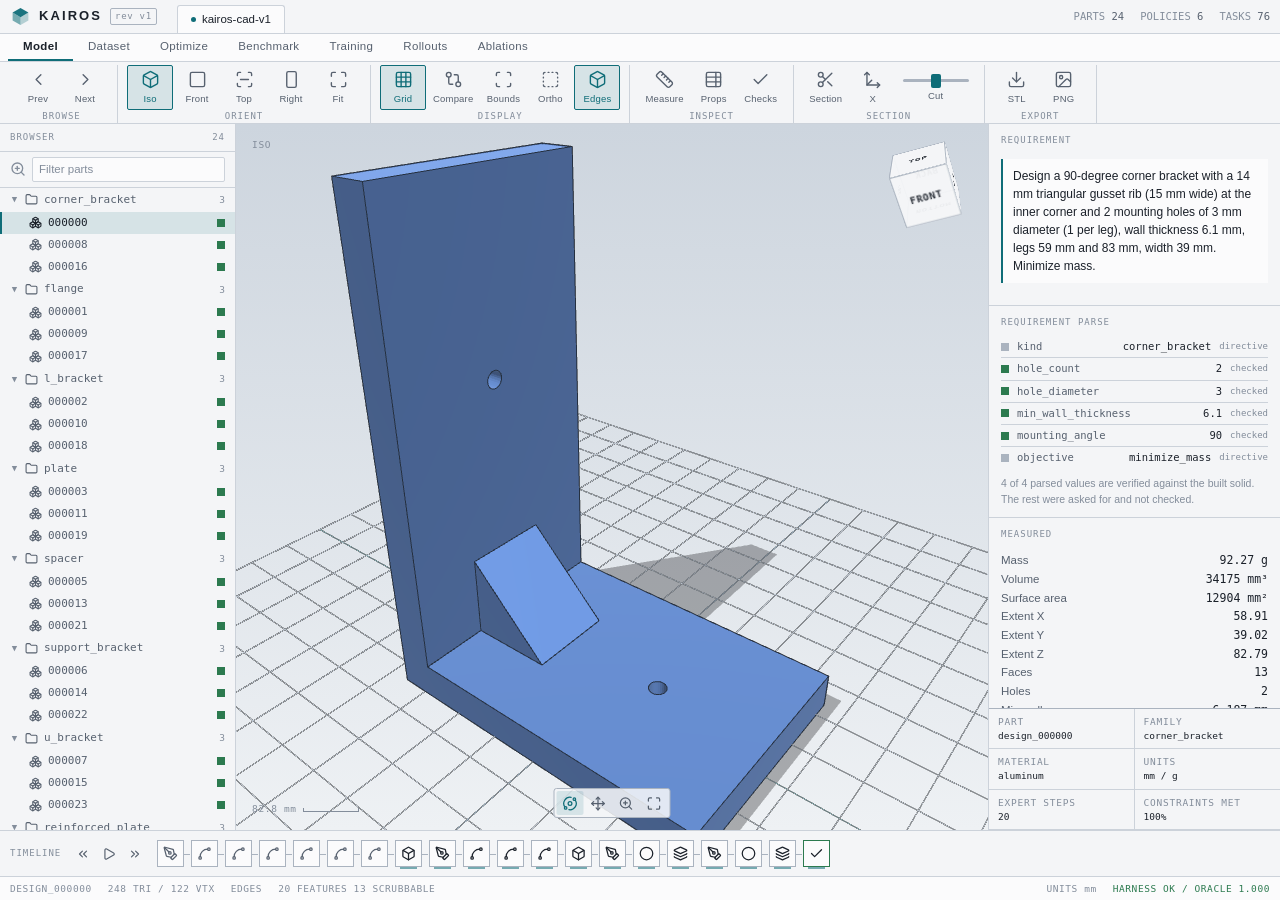
<file: docs/station.html>
<!doctype html>
<meta charset="utf-8">
<title>KAIROS review station</title>
<!-- The station moved to index.html when it became the site root. This stub
     stays so a link handed out under the old name still lands. -->
<meta http-equiv="refresh" content="0; url=./index.html">
<link rel="canonical" href="./index.html">
<p>The review station is at <a href="./index.html">index.html</a>.</p>
</file>
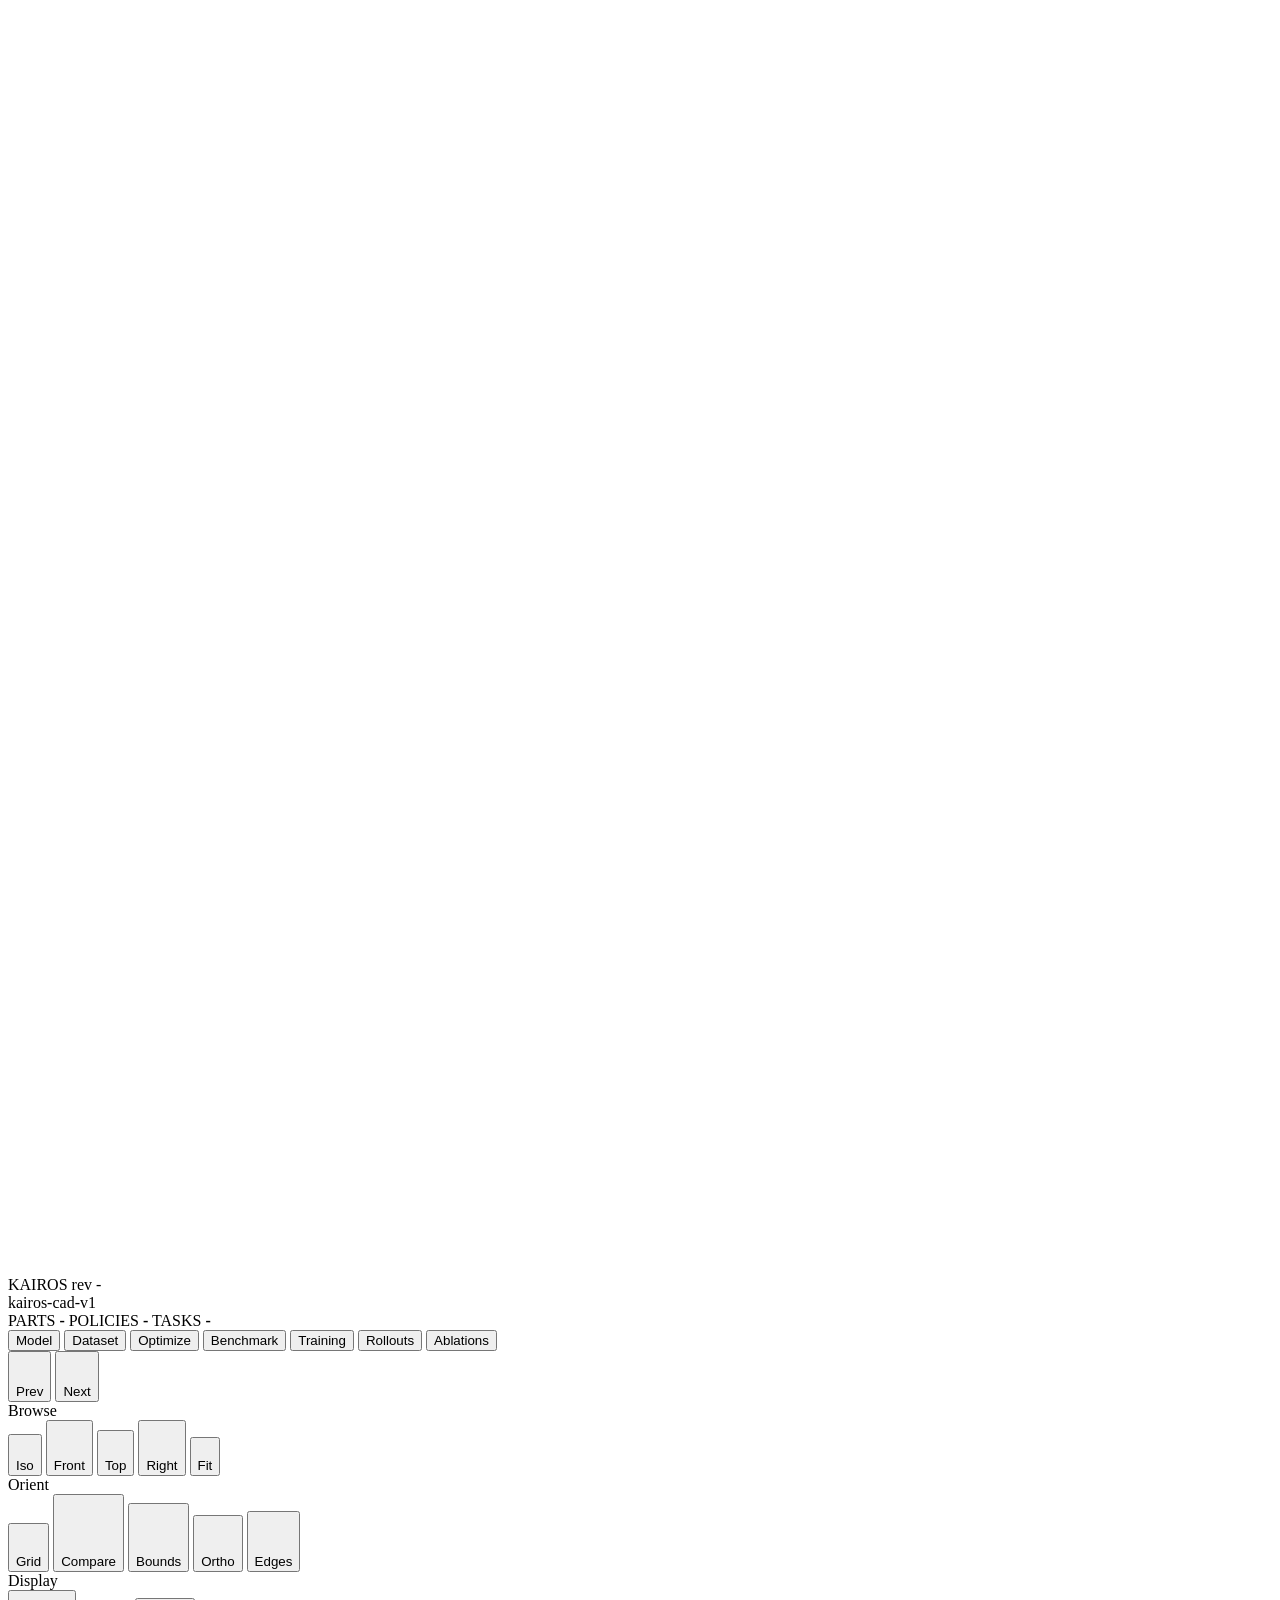
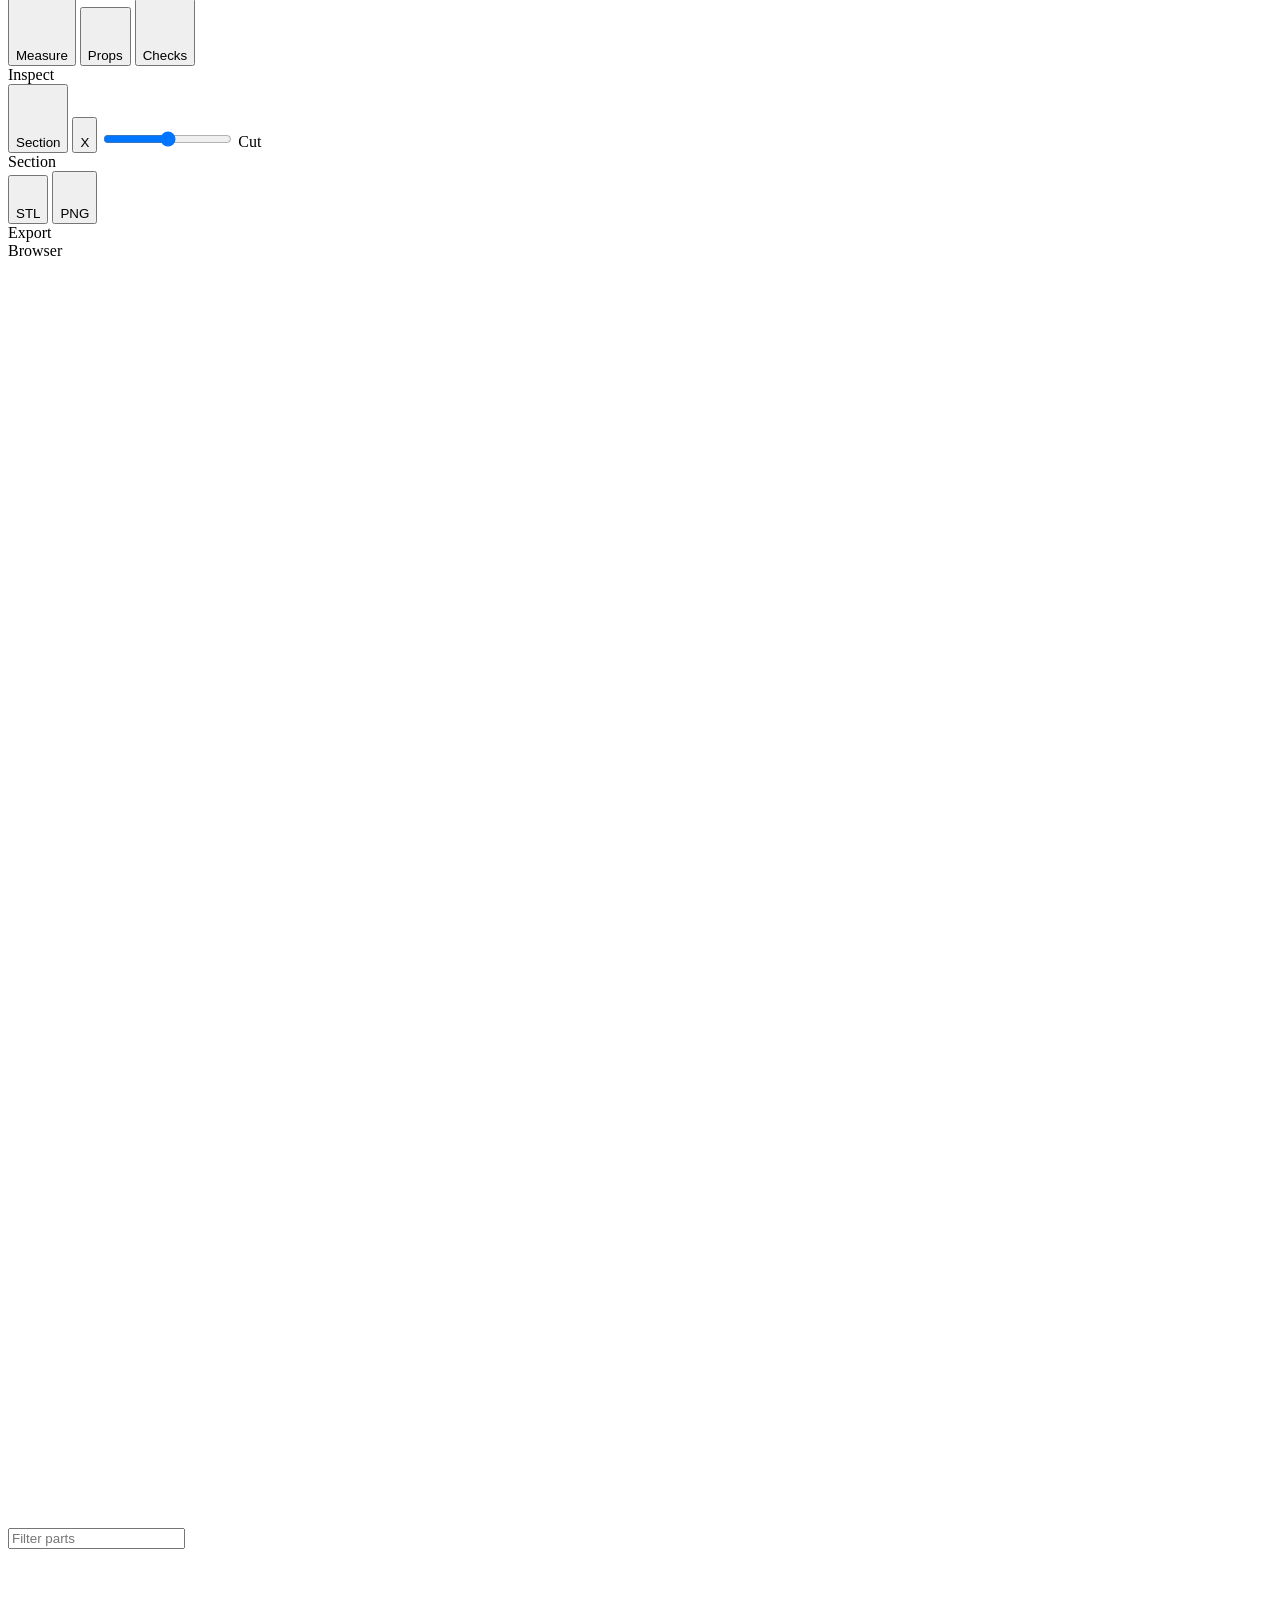
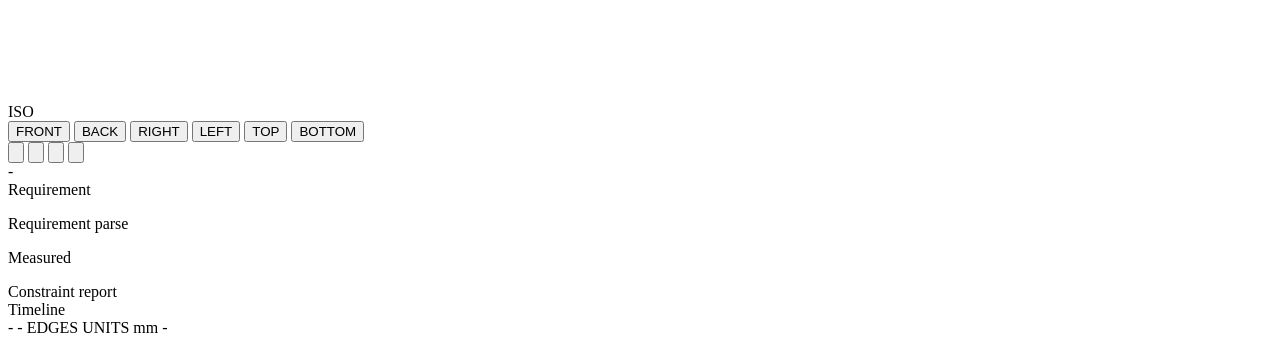
<file: kairos/dashboard/assets/studio.html>
<!doctype html>
<html lang="en">
<head>
<meta charset="utf-8">
<meta name="viewport" content="width=device-width, initial-scale=1">
<title>KAIROS Review Station</title>
<style>/*__STYLE__*/</style>
</head>
<body>
<!--__ICONS__-->

<div class="shell">

  <header class="appbar">
    <div class="brand">
      <svg class="mark-svg" viewBox="0 0 32 32" aria-hidden="true"><use href="#mark"></use></svg>
      <span class="wordmark">KAIROS</span>
      <span class="rev" id="suite">rev -</span>
    </div>
    <div class="doctabs">
      <div class="doctab"><span class="dot"></span><span id="doctab-name">kairos-cad-v1</span></div>
    </div>
    <span class="spacer"></span>
    <div class="readouts">
      <span>PARTS <b id="meta-designs">-</b></span>
      <span>POLICIES <b id="meta-policies">-</b></span>
      <span>TASKS <b id="meta-tasks">-</b></span>
    </div>
  </header>

  <nav class="workspaces" aria-label="Workspace">
    <button data-view="model" aria-selected="true">Model</button>
    <button data-view="dataset" aria-selected="false">Dataset</button>
    <button data-view="optimize" aria-selected="false">Optimize</button>
    <button data-view="benchmark" aria-selected="false">Benchmark</button>
    <button data-view="training" aria-selected="false">Training</button>
    <button data-view="rollouts" aria-selected="false">Rollouts</button>
    <button data-view="ablations" aria-selected="false">Ablations</button>
  </nav>

  <div class="ribbon" id="ribbon">
    <div class="group" data-workspace="model">
      <div class="commands">
        <button class="cmd" id="cmd-prev" title="Previous part">
          <svg class="icon" viewBox="0 0 24 24"><use href="#i-prev"></use></svg>Prev
        </button>
        <button class="cmd" id="cmd-next" title="Next part">
          <svg class="icon" viewBox="0 0 24 24"><use href="#i-next"></use></svg>Next
        </button>
      </div>
      <span class="label">Browse</span>
    </div>

    <div class="group" data-workspace="model">
      <div class="commands">
        <button class="cmd" data-view3d="iso" aria-pressed="true" title="Isometric">
          <svg class="icon" viewBox="0 0 24 24"><use href="#i-iso"></use></svg>Iso
        </button>
        <button class="cmd" data-view3d="front" aria-pressed="false" title="Front">
          <svg class="icon" viewBox="0 0 24 24"><use href="#i-front"></use></svg>Front
        </button>
        <button class="cmd" data-view3d="top" aria-pressed="false" title="Top">
          <svg class="icon" viewBox="0 0 24 24"><use href="#i-top"></use></svg>Top
        </button>
        <button class="cmd" data-view3d="right" aria-pressed="false" title="Right">
          <svg class="icon" viewBox="0 0 24 24"><use href="#i-right"></use></svg>Right
        </button>
        <button class="cmd" id="cmd-fit" title="Fit to view">
          <svg class="icon" viewBox="0 0 24 24"><use href="#i-fit"></use></svg>Fit
        </button>
      </div>
      <span class="label">Orient</span>
    </div>

    <div class="group" data-workspace="model">
      <div class="commands">
        <button class="cmd" id="cmd-grid" aria-pressed="true" title="Ground grid">
          <svg class="icon" viewBox="0 0 24 24"><use href="#i-grid"></use></svg>Grid
        </button>
        <button class="cmd" id="cmd-compare" aria-pressed="false"
                title="Hold this part, then pick another to compare (C)">
          <svg class="icon" viewBox="0 0 24 24"><use href="#i-intervals"></use></svg>Compare
        </button>
        <button class="cmd" id="cmd-bounds" aria-pressed="false"
                title="Bounding box (B)">
          <svg class="icon" viewBox="0 0 24 24"><use href="#i-bounds"></use></svg>Bounds
        </button>
        <button class="cmd" id="cmd-ortho" aria-pressed="false"
                title="Parallel projection (P)">
          <svg class="icon" viewBox="0 0 24 24"><use href="#i-ortho"></use></svg>Ortho
        </button>
        <button class="cmd" id="cmd-shade" aria-pressed="true"
                title="Visual style: shaded with edges, shaded, wireframe (W)">
          <svg class="icon" viewBox="0 0 24 24"><use href="#i-edges"></use></svg>Edges
        </button>
      </div>
      <span class="label">Display</span>
    </div>

    <div class="group" data-workspace="model">
      <div class="commands">
        <button class="cmd" id="cmd-measure" aria-pressed="false"
                title="Measure between two points on the part (M)">
          <svg class="icon" viewBox="0 0 24 24"><use href="#i-measure"></use></svg>Measure
        </button>
        <button class="cmd" id="cmd-props" title="Measured properties">
          <svg class="icon" viewBox="0 0 24 24"><use href="#i-props"></use></svg>Props
        </button>
        <button class="cmd" id="cmd-checks" title="Constraint report">
          <svg class="icon" viewBox="0 0 24 24"><use href="#i-finish"></use></svg>Checks
        </button>
      </div>
      <span class="label">Inspect</span>
    </div>

    <div class="group" data-workspace="model">
      <div class="commands">
        <button class="cmd" id="cmd-section" aria-pressed="false" title="Section view (S)">
          <svg class="icon" viewBox="0 0 24 24"><use href="#i-section"></use></svg>Section
        </button>
        <button class="cmd" id="cmd-axis" title="Cut axis">
          <svg class="icon" viewBox="0 0 24 24"><use href="#i-axis"></use></svg><span id="axis-label">X</span>
        </button>
        <label class="cmd slider" title="Cut position">
          <input type="range" id="section-cut" min="0" max="100" value="50"
                 aria-label="Cut position, percent through the part">
          <span>Cut</span>
        </label>
      </div>
      <span class="label">Section</span>
    </div>

    <div class="group" data-workspace="model">
      <div class="commands">
        <button class="cmd" id="cmd-export" title="Download this part as STL">
          <svg class="icon" viewBox="0 0 24 24"><use href="#i-export"></use></svg>STL
        </button>
        <button class="cmd" id="cmd-image" title="Save the viewport as a PNG">
          <svg class="icon" viewBox="0 0 24 24"><use href="#i-image"></use></svg>PNG
        </button>
      </div>
      <span class="label">Export</span>
    </div>

    <div class="group" data-workspace="dataset" hidden>
      <div class="commands">
        <button class="cmd" data-goto="dataset-families">
          <svg class="icon" viewBox="0 0 24 24"><use href="#i-folder"></use></svg>Families
        </button>
        <button class="cmd" data-goto="dataset-mass">
          <svg class="icon" viewBox="0 0 24 24"><use href="#i-leaderboard"></use></svg>Mass
        </button>
      </div>
      <span class="label">Corpus</span>
    </div>

    <div class="group" data-workspace="optimize" hidden>
      <div class="commands">
        <button class="cmd" data-goto="surrogate-fit">
          <svg class="icon" viewBox="0 0 24 24"><use href="#i-curve"></use></svg>Fit
        </button>
        <button class="cmd" data-goto="surrogate-search">
          <svg class="icon" viewBox="0 0 24 24"><use href="#i-loss"></use></svg>Search
        </button>
      </div>
      <span class="label">Surrogate</span>
    </div>

    <div class="group" data-workspace="benchmark" hidden>
      <div class="commands">
        <button class="cmd" data-goto="leaderboard">
          <svg class="icon" viewBox="0 0 24 24"><use href="#i-leaderboard"></use></svg>Leaderboard
        </button>
        <button class="cmd" data-goto="success-curve">
          <svg class="icon" viewBox="0 0 24 24"><use href="#i-curve"></use></svg>Curve
        </button>
        <button class="cmd" data-goto="comparisons">
          <svg class="icon" viewBox="0 0 24 24"><use href="#i-intervals"></use></svg>Intervals
        </button>
      </div>
      <span class="label">Results</span>
    </div>

    <div class="group" data-workspace="training" hidden>
      <div class="commands">
        <button class="cmd" data-goto="bc-chart">
          <svg class="icon" viewBox="0 0 24 24"><use href="#i-leaderboard"></use></svg>Accuracy
        </button>
        <button class="cmd" data-goto="bc-loss-chart">
          <svg class="icon" viewBox="0 0 24 24"><use href="#i-loss"></use></svg>Loss
        </button>
        <button class="cmd" data-goto="ppo-reward-chart">
          <svg class="icon" viewBox="0 0 24 24"><use href="#i-ppo"></use></svg>PPO
        </button>
      </div>
      <span class="label">Curves</span>
    </div>

    <div class="group" data-workspace="rollouts" hidden>
      <div class="commands">
        <button class="cmd" id="cmd-rollout-prev" title="Previous task">
          <svg class="icon" viewBox="0 0 24 24"><use href="#i-prev"></use></svg>Prev
        </button>
        <button class="cmd" id="cmd-rollout-next" title="Next task">
          <svg class="icon" viewBox="0 0 24 24"><use href="#i-next"></use></svg>Next
        </button>
      </div>
      <span class="label">Task</span>
    </div>

    <div class="group" data-workspace="ablations" hidden>
      <div class="commands">
        <button class="cmd" data-goto="ablations">
          <svg class="icon" viewBox="0 0 24 24"><use href="#i-ablate"></use></svg>Conditions
        </button>
      </div>
      <span class="label">Ablate</span>
    </div>
  </div>

  <aside class="browser" id="browser">
    <div class="browser-head">
      <span class="label">Browser</span>
      <span class="label" id="browser-count"></span>
    </div>
    <div class="browser-search">
      <svg class="icon" viewBox="0 0 24 24"><use href="#i-zoom"></use></svg>
      <input type="search" id="tree-filter" placeholder="Filter parts" aria-label="Filter parts">
    </div>
    <div id="tree"></div>
  </aside>

  <main class="canvas" id="canvas">
    <canvas id="viewport" tabindex="0"
            aria-label="3D view of the selected part. Focus it and use the arrow keys to orbit, shift with the arrows to pan, plus and minus to zoom."></canvas>

    <div class="hud tl" id="hud-orientation">ISO</div>
    <div class="compare-pane" id="compare-pane" hidden>
      <div class="compare-head">
        <span class="label" id="compare-name">Reference</span>
        <span id="compare-delta"></span>
        <button id="compare-close" aria-label="Close the comparison">&times;</button>
      </div>
      <canvas id="compare-canvas" aria-label="the part held for comparison"></canvas>
    </div>
    <div class="dim" id="dim-readout" hidden></div>

    <div class="viewcube-wrap">
      <div class="viewcube" id="viewcube">
        <button class="cube-f" data-view3d="front">FRONT</button>
        <button class="cube-b" data-view3d="back">BACK</button>
        <button class="cube-r" data-view3d="right">RIGHT</button>
        <button class="cube-l" data-view3d="left">LEFT</button>
        <button class="cube-u" data-view3d="top">TOP</button>
        <button class="cube-d" data-view3d="bottom">BOTTOM</button>
      </div>
    </div>

    <div class="navbar">
      <button id="nav-orbit" aria-pressed="true" title="Orbit (drag)">
        <svg class="icon" viewBox="0 0 24 24"><use href="#i-orbit"></use></svg>
      </button>
      <button id="nav-pan" title="Pan (shift-drag)">
        <svg class="icon" viewBox="0 0 24 24"><use href="#i-pan"></use></svg>
      </button>
      <button id="nav-zoom" title="Zoom (scroll)">
        <svg class="icon" viewBox="0 0 24 24"><use href="#i-zoom"></use></svg>
      </button>
      <button id="nav-fit" title="Fit">
        <svg class="icon" viewBox="0 0 24 24"><use href="#i-fit"></use></svg>
      </button>
    </div>

    <div class="hud bl">
      <span class="scalebar"><span id="scale-label">-</span> <span class="bar"></span></span>
    </div>

    <p class="viewer-error" id="viewer-error" hidden></p>
  </main>

  <section class="sheet" id="sheet-dataset" hidden>
    <section class="span">
      <h2>The corpus</h2>
      <p class="note">
        The browser carries a capped sample of this. Every part was built by a
        procedural expert from a generated requirement and then measured, so
        the trajectory beside each one is a real construction rather than a
        label.
      </p>
      <div class="statgrid" id="dataset-stats"></div>
    </section>
    <section id="dataset-families">
      <h2>Families</h2>
      <p class="note">
        Eight shapes, generated to be close to even. Nothing balances them
        exactly: generation rejects parts that fail their own constraints, and
        some families fail more often than others.
      </p>
      <div class="tablewrap" id="family-counts"></div>
    </section>
    <section class="span" id="dataset-sources">
      <h2>What this page was built from</h2>
      <p class="note">
        Every figure here traces to a file on disk. These are the files. A
        collector that finds nothing degrades to an empty section rather than
        an error, so a missing artifact would otherwise be a quiet gap.
      </p>
      <div class="tablewrap" id="sources"></div>
    </section>
    <section id="dataset-mass">
      <h2>Mass</h2>
      <p class="note">
        The spread the surrogate and the reward have to cover. A single family
        would be a narrow band; eight of them are two orders of magnitude.
      </p>
      <div id="mass-histogram"></div>
    </section>
  </section>

  <section class="sheet" id="sheet-optimize" hidden>
    <section class="span">
      <h2>The surrogate was wrong where it mattered</h2>
      <p class="note">
        A learned surrogate stands in for the CAD kernel so a search can run
        thousands of evaluations. The search then optimises the surrogate, and
        a fitted model is only trustworthy where it was fitted.
      </p>
      <div class="statgrid" id="optimize-stats"></div>
      <p class="note" id="optimize-note"></p>
    </section>
    <section id="surrogate-fit">
      <h2>Fit</h2>
      <p class="note">
        Held-out accuracy of the surrogate on samples drawn the same way as
        the ones it was fitted to. This is what it is good at.
      </p>
      <div class="tablewrap" id="surrogate-fit-table"></div>
    </section>
    <section id="surrogate-search">
      <h2>Search</h2>
      <p class="note">
        Predicted mass at each iteration. It descends toward zero, which is
        the surrogate being walked out of the region it was fitted in rather
        than a part getting lighter.
      </p>
      <div class="chart" id="search-chart"></div>
    </section>
  </section>

  <section class="sheet" id="sheet-benchmark" hidden>
    <section class="span">
      <h2>Benchmark</h2>
      <p class="note">
        Every policy faces the same enumerated tasks in the same order, drawn
        from a frozen test split. <code>oracle-replay</code> is not a competitor:
        it replays the recorded expert through the same action codec a policy
        must use, so its score is the ceiling any policy could reach.
      </p>
      <div class="statgrid" id="benchmark-stats"></div>
      <p class="note" id="codec-note"></p>
      <div class="tablewrap" id="leaderboard"></div>
    </section>
    <section>
      <h2>Compounding error</h2>
      <p class="note">
        The policy is handed an expert prefix and must supply the last
        <em>k</em> actions itself. Larger k is a harder task.
      </p>
      <div class="chart" id="success-curve"></div>
    </section>
    <section class="span">
      <h2>Which parts are hard</h2>
      <p class="note">
        Mean progress within each family. The suite mixes families of very
        different difficulty, and a single number over all of them cannot say
        whether a policy has learned to build or has learned one shape.
      </p>
      <div class="tablewrap" id="families"></div>
      <p class="note" id="families-note"></p>
    </section>

    <section class="span">
      <h2>Where each policy stops</h2>
      <p class="note">
        Progress is prefix-scored: a milestone missed zeroes every later rung
        too, so the rung a policy stops at is the whole story of its score.
        Each bar is the share of episodes that reached that rung, and the
        marked rung is where the most were lost.
      </p>
      <div id="funnel"></div>
    </section>

    <section class="span">
      <h2>Building versus finishing</h2>
      <p class="note">
        A BUILD task is a sentence and nothing else. A COMPLETE task hands the
        policy an expert prefix and asks for the last <em>k</em> actions. The
        headline score is the mean of both, so read them apart before reading
        them together.
      </p>
      <div class="tablewrap" id="task-types"></div>
      <p class="note" id="task-types-note"></p>
    </section>

    <section class="span">
      <h2>Where the suite is won</h2>
      <p class="note">
        The leaderboard is a mean over every task. Two policies with the same
        mean can be solving disjoint halves of the suite, and an average cannot
        tell them apart. One column per task, shaded by how many of the seven
        milestones the policy reached, ordered BUILD first and then COMPLETE by
        how many trailing actions the policy had to supply.
      </p>
      <div class="matrix" id="matrix"></div>
    </section>
    <section>
      <h2>Paired comparisons</h2>
      <p class="note">
        Bootstrap intervals on the per-task difference, recomputed from the
        traces in this bundle. An interval spanning zero means the benchmark
        cannot separate the two policies.
      </p>
      <div class="tablewrap" id="comparisons"></div>
    </section>
  </section>

  <section class="sheet" id="sheet-training" hidden>
    <section class="span">
      <h2>What the expert could supervise</h2>
      <p class="note">
        Every expert step the loader had to drop is a step the policy never
        saw. This is the training-side counterpart of the codec audit: the
        codec bounds what a policy can express, and this bounds what it was
        ever shown.
      </p>
      <div class="statgrid" id="coverage-stats"></div>
      <p class="note" id="coverage-note"></p>
    </section>

    <section>
      <h2>Behavioural cloning</h2>
      <p class="note">
        Held out by design rather than by step. Splitting on steps would put an
        action from the same trajectory on both sides and inflate the number.
      </p>
      <div class="statgrid" id="training-stats"></div>
      <div class="chart" id="bc-chart"></div>
    </section>
    <section>
      <h2>Loss</h2>
      <div class="chart" id="bc-loss-chart"></div>
    </section>
    <section>
      <h2>Trust region</h2>
      <p class="note">
        Approximate KL between the updated policy and the one that collected
        the batch. A run that lets this grow has stopped doing PPO and is
        doing policy gradient with a stale batch.
      </p>
      <div class="chart" id="ppo-kl-chart"></div>
    </section>
    <section>
      <h2>PPO</h2>
      <p class="note">
        Clipped surrogate with a KL anchor back to the cloned policy. Reward is
        dense over milestones.
      </p>
      <div class="chart" id="ppo-reward-chart"></div>
      <div class="chart" id="ppo-rate-chart" style="margin-top:13px"></div>
    </section>
  </section>

  <section class="sheet" id="sheet-rollouts" hidden>
    <section class="span">
      <h2>How the actions were refused</h2>
      <p class="note">
        Every rejected action across all 76 tasks, reduced to the failure it
        describes. A policy that jams fails the same way over and over; one
        that flails fails many ways once.
      </p>
      <p class="note" id="failures-note"></p>
      <div id="failures"></div>
    </section>

    <section class="span">
      <h2>Mistakes, or a stop</h2>
      <p class="note">
        A refusal rate says how much of an episode was wasted, not whether the
        waste was scattered or one unbroken run at the end. Scattered refusals
        are a policy making mistakes; an unbroken tail is a policy that has
        stopped and is still being asked for actions.
      </p>
      <div class="tablewrap" id="jam"></div>
      <p class="note" id="jam-note"></p>

      <h2 style="margin-top:22px">Steps spent</h2>
      <p class="note">
        Against the expert's count on the same task. Read the two columns
        apart: a policy that burns three times the budget and never finishes
        is not inefficient, it is unfinished.
      </p>
      <div class="tablewrap" id="effort"></div>
      <p class="note" id="effort-note"></p>
    </section>

    <section class="span">
      <h2>What the policies did</h2>
      <p class="note">
        The leaderboard says a policy scored 0.458. It does not say what it
        did. One BUILD task per family, every policy's episode laid against
        the expert's: BUILD starts from nothing, so the whole sequence is the
        policy's own, where a COMPLETE task is mostly replayed expert prefix.
      </p>
      <div class="rollout-head" id="rollout-head"></div>
      <div class="rollout-compare" id="rollout-compare" hidden>
        <figure>
          <figcaption><span class="label">Expert</span><span id="rollout-expert-note"></span></figcaption>
          <canvas id="rollout-expert" aria-label="the solid the expert built"></canvas>
        </figure>
        <figure>
          <figcaption><span class="label" id="rollout-policy-name">Policy</span><span id="rollout-policy-note"></span></figcaption>
          <canvas id="rollout-policy" aria-label="the solid the selected policy built"></canvas>
        </figure>
      </div>
      <div id="rollout-tracks"></div>
    </section>
  </section>

  <section class="sheet" id="sheet-ablations" hidden>
    <section>
      <h2>What the policy uses</h2>
      <p class="note">
        Each condition corrupts one input and re-runs the identical suite.
        <code>shuffled-req</code> pairs a design with another design's
        requirement; <code>blank-req</code> removes the text; <code>no-mask</code>
        drops the action-legality mask.
      </p>
      <div class="tablewrap" id="ablations"></div>
      <h2 style="margin-top:22px">Does the difference separate from zero?</h2>
      <p class="note">
        Paired bootstrap on the per-task difference, each condition against the
        intact run it perturbs. An interval spanning zero means the benchmark
        cannot tell the two apart, whatever the point estimate says.
      </p>
      <div class="tablewrap" id="ablation-intervals"></div>
      <p class="note" id="ablation-intervals-note"></p>
      <p class="callout" id="ablation-note"></p>
    </section>
  </section>

  <aside class="inspector" id="inspector">
    <div class="panel">
      <span class="label">Requirement</span>
      <p class="requirement" id="requirement"></p>
    </div>
    <div class="panel" id="panel-parse">
      <span class="label">Requirement parse</span>
      <div id="parse"></div>
      <p class="parse-note" id="parse-note"></p>
    </div>
    <div class="panel" id="panel-measure">
      <span class="label">Measured</span>
      <dl class="props" id="props"></dl>
    </div>
    <div class="panel" id="panel-checks">
      <span class="label">Constraint report</span>
      <div id="checks"></div>
    </div>
    <div class="titleblock" id="titleblock"></div>
  </aside>

  <div class="timeline" id="timeline">
    <span class="label">Timeline</span>
    <div class="tl-transport" id="tl-transport" hidden>
      <button class="tl-button" id="tl-first" title="Rewind to the first feature">
        <svg class="icon" viewBox="0 0 24 24"><use href="#i-first"></use></svg>
      </button>
      <button class="tl-button" id="tl-play" title="Play the build (space)"
              aria-pressed="false">
        <svg class="icon" viewBox="0 0 24 24"><use href="#i-play"></use></svg>
      </button>
      <button class="tl-button" id="tl-last" title="Roll forward to the finished part">
        <svg class="icon" viewBox="0 0 24 24"><use href="#i-last"></use></svg>
      </button>
    </div>
    <div class="timeline-track" id="timeline-track"></div>
  </div>

  <footer class="statusbar">
    <span id="status-part">-</span>
    <span id="status-mesh">-</span>
    <span id="status-style">EDGES</span>
    <span id="status-step"></span>
    <span id="status-section"></span>
    <span id="status-measure"></span>
    <span class="spacer"></span>
    <span>UNITS mm</span>
    <span id="status-invariant" class="ok">-</span>
  </footer>

  <div class="keymap" id="keymap" hidden>
    <div class="keymap-panel">
      <div class="keymap-head"><span class="label">Keyboard</span>
        <button id="keymap-close" aria-label="Close">&times;</button></div>
      <dl>
        <dt>&larr; &rarr;</dt><dd>previous / next part, or task in Rollouts</dd>
        <dt>1 2 3 4</dt><dd>iso, front, top, right</dd>
        <dt>F</dt><dd>fit</dd>
        <dt>G</dt><dd>ground grid</dd>
        <dt>W</dt><dd>wireframe</dd>
        <dt>S</dt><dd>section view</dd>
        <dt>X</dt><dd>cycle cut axis</dd>
        <dt>E</dt><dd>export STL</dd>
        <dt>M</dt><dd>measure between two points</dd>
        <dt>P</dt><dd>parallel projection</dd>
        <dt>B</dt><dd>bounding box</dd>
        <dt>C</dt><dd>hold this part to compare against</dd>
        <dt>Tab</dt><dd>focus the viewport, then arrows orbit it</dd>
        <dt>Space</dt><dd>play the build</dd>
        <dt>, .</dt><dd>roll back / forward one feature</dd>
        <dt>/</dt><dd>filter parts</dd>
        <dt>?</dt><dd>this panel</dd>
      </dl>
    </div>
  </div>

</div>

<script>window.KAIROS_DATA=/*__DATA__*/null;</script>
<script>/*__VIEWER__*/</script>
<script>/*__CHARTS__*/</script>
<script>/*__APP__*/</script>
</body>
</html>
</file>
